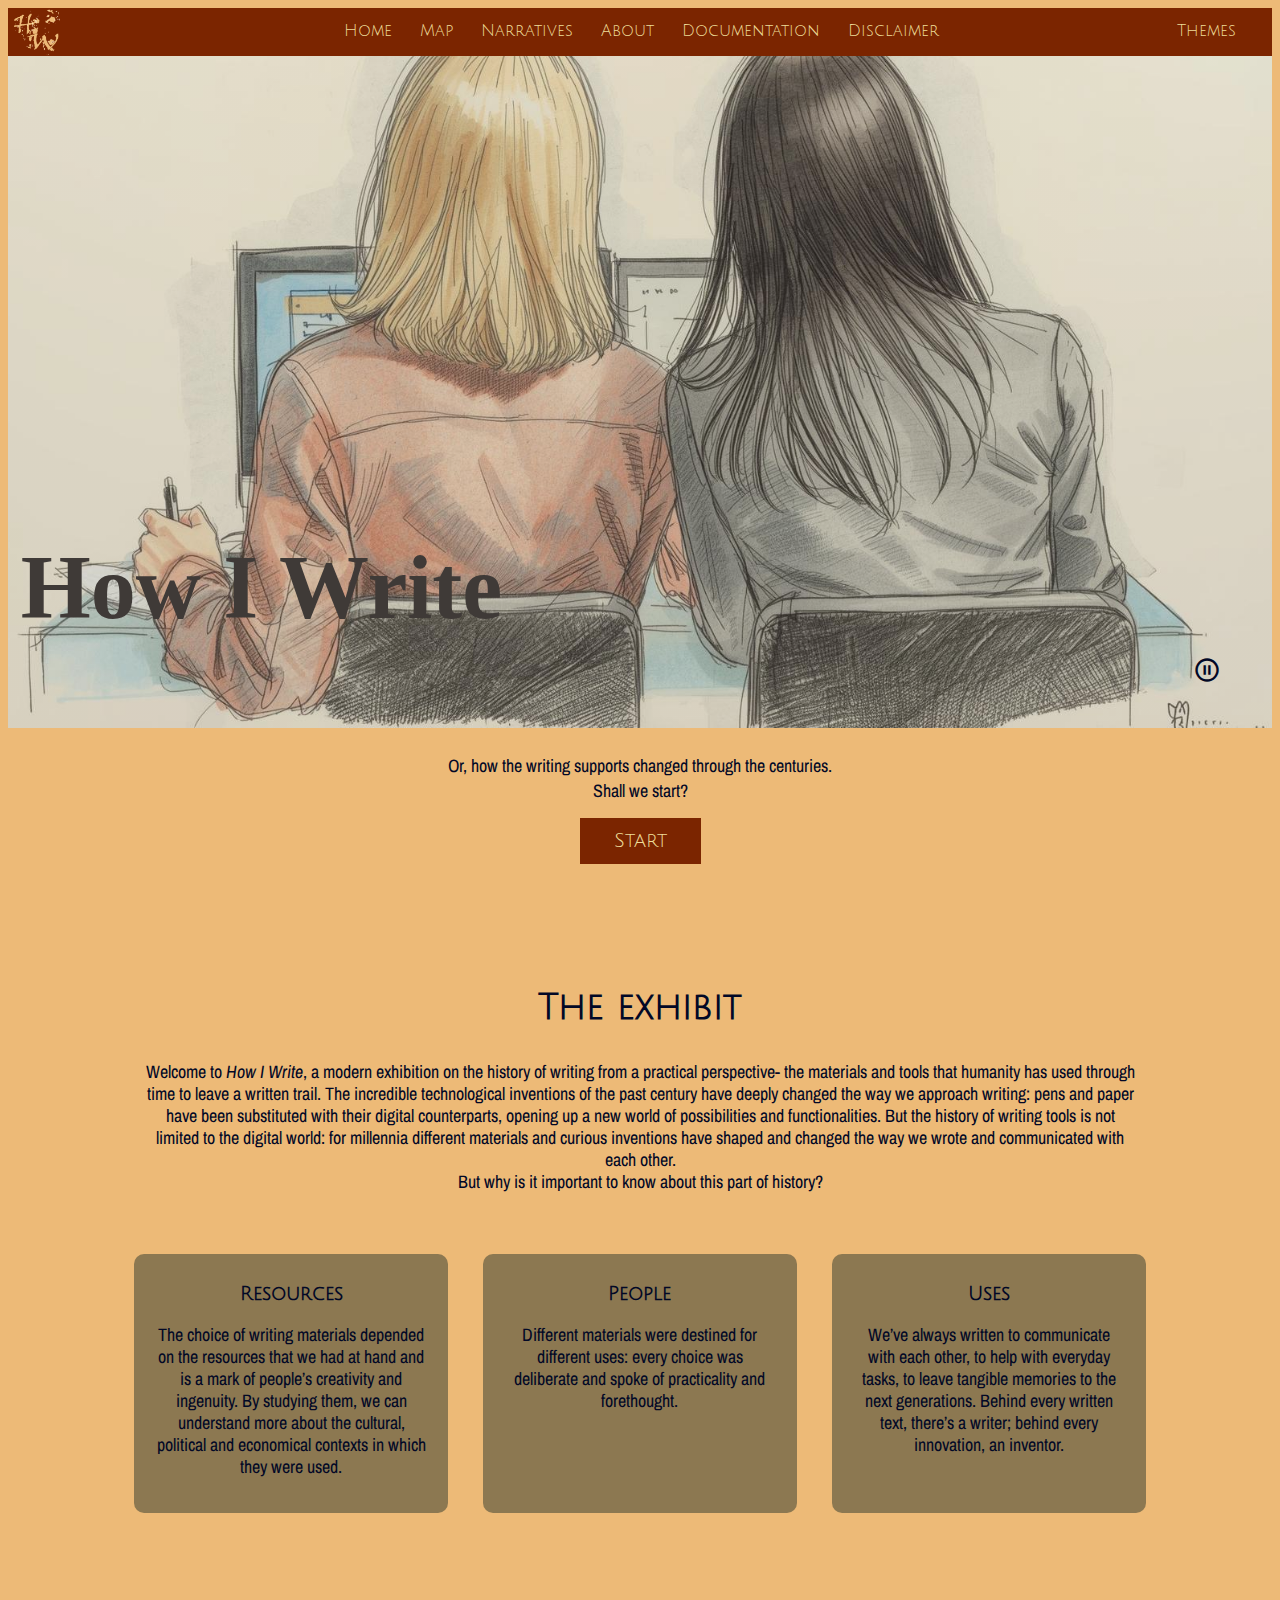
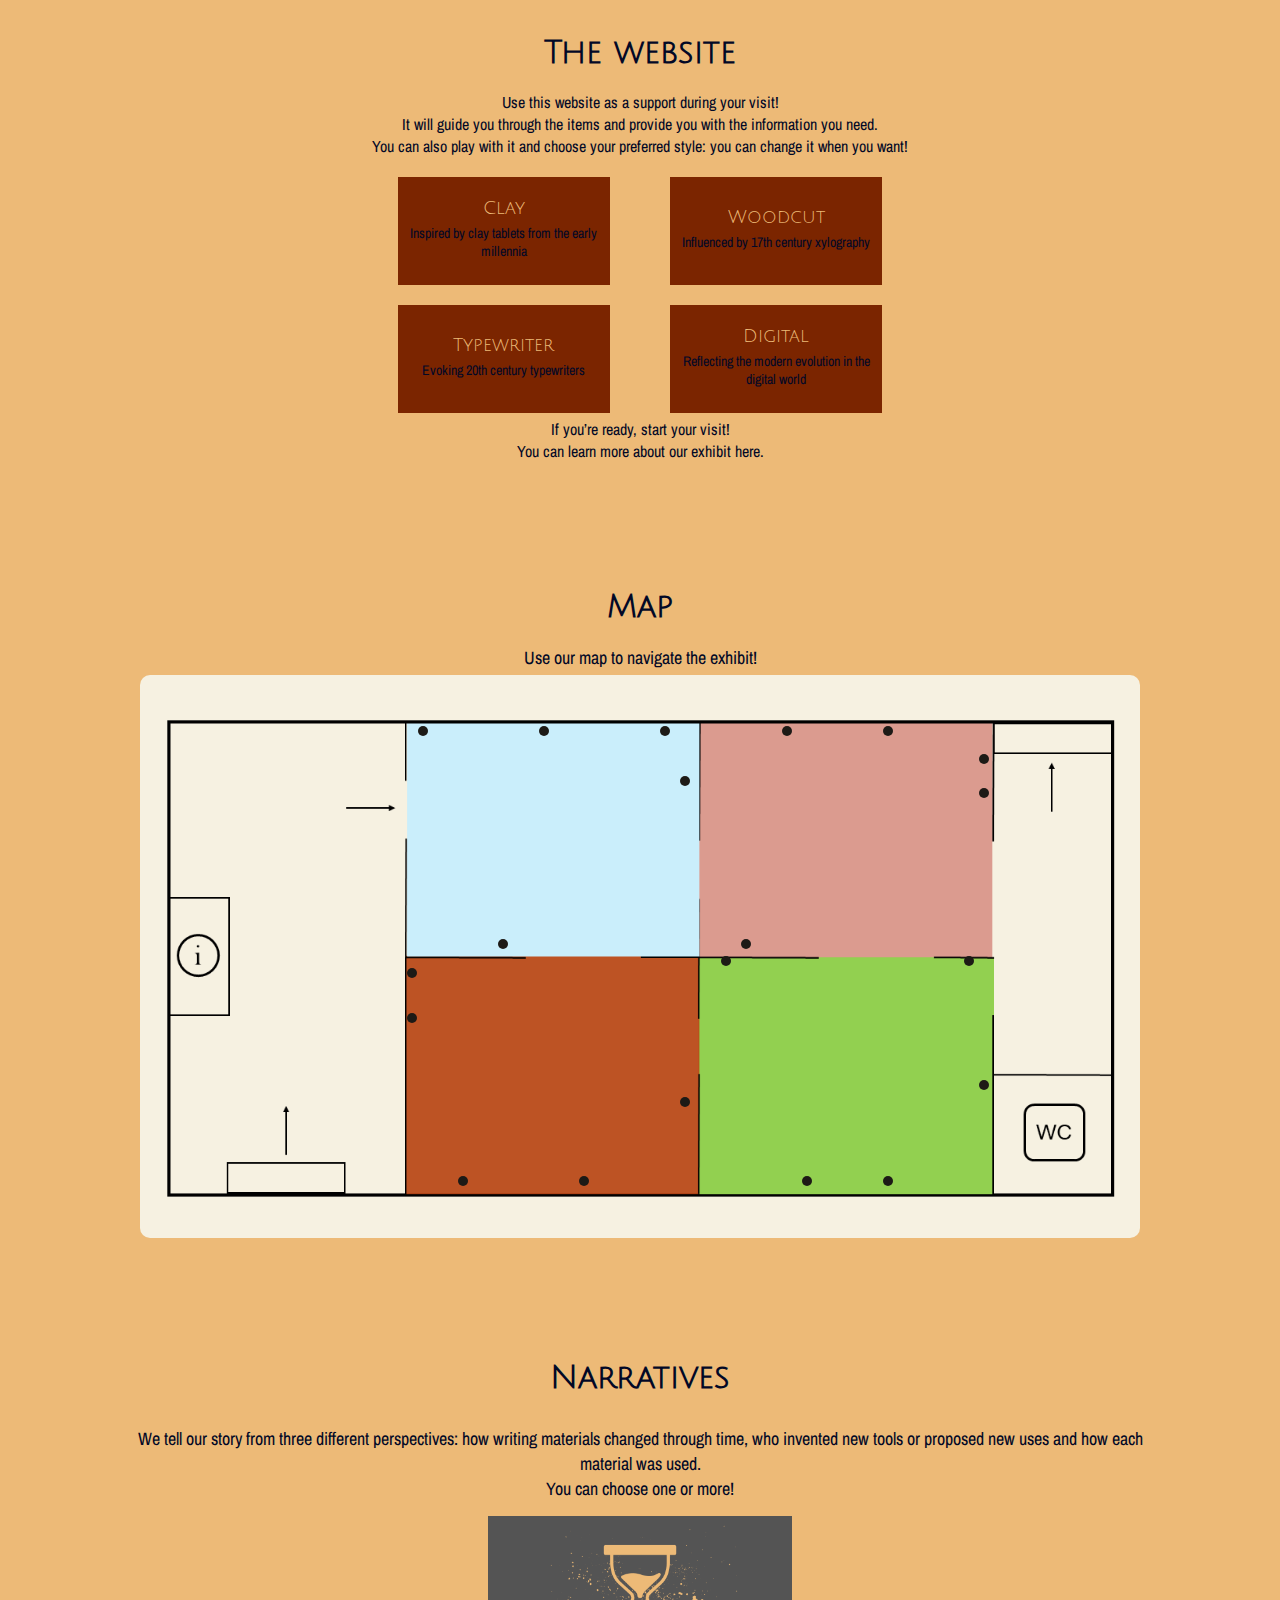
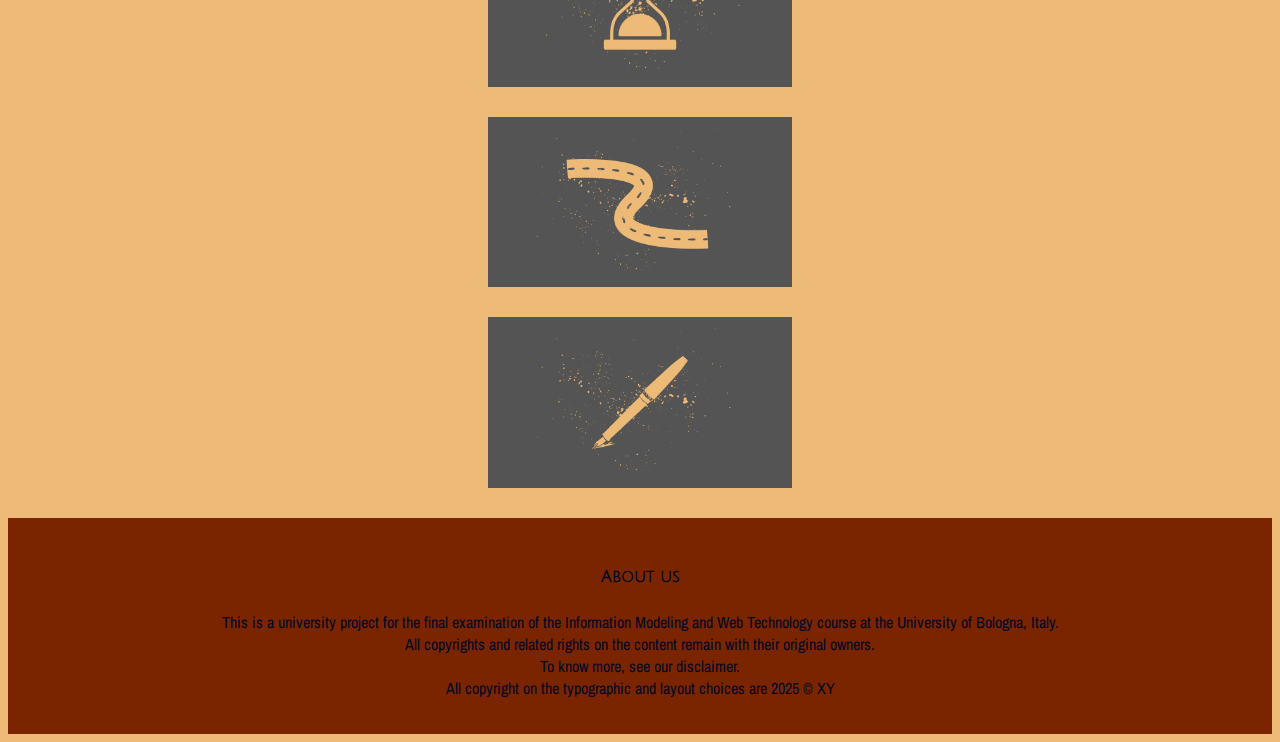
<file: index.html>
<!DOCTYPE html>
<html>
<head>
   <meta name="viewport" content="width=device-width, initial-scale=1.0">
   <title>How I Write</title>
   <link href="https://fonts.googleapis.com/css2?family=Protest+Revolution&display=swap" rel="stylesheet">
   <link href="https://fonts.googleapis.com/css2?family=Julius+Sans+One&display=swap" rel="stylesheet">
   <link href="https://fonts.googleapis.com/css2?family=Archivo+Narrow:ital,wght@0,400..700;1,400..700&display=swap" rel="stylesheet">
   <link href="https://fonts.googleapis.com/css2?family=Roboto+Mono:ital,wght@0,100..700;1,100..700&display=swap" rel="stylesheet">
   <link rel="stylesheet" href="https://fonts.googleapis.com/css2?family=Material+Symbols+Outlined" />
   
   <link rel="stylesheet" href="clay_style.css" id="t1">
   <link rel="stylesheet" href="wood_style.css" id="t2" disabled>
   <link rel="stylesheet" href="typewriter.css" id="t3" disabled>
   <link rel="stylesheet" href="digital.css" id="t4" disabled>
</head>
<body>
   <section class="mainHeader">
      <nav id="navbar">
         <a href="index.html"><img src="images\logonobgcut.png" id="logo"></a>
         <div class="nav-links" id="navLinks">
            <span class="material-symbols-outlined close" onclick="hideMenu()">close</span>
            <ul>
               <li class="soloBtn"><a href="index.html">Home</a></li>
               <li class="soloBtn"><a href="map.html">Map</a></li>
               <li class="soloBtn"><a href="narr_intro.html">Narratives</a></li>
               <li class="soloBtn"><a href="about.html">About</a></li>
               <li class="soloBtn"><a href="documentation.html">Documentation</a></li>
               <li class="soloBtn"><a href="disclaimer.html">Disclaimer</a></li>
            </ul>
         </div>
         <div class="themesContainer">
               <li>
                  <a id="themes" href="" class="soloBtn">Themes</a>
                  <ul class="dropdown">
                  <li><button id="clay" class="changeButton" onclick="change('t1')"> Clay tablet</button></li>
                  <li><button id="woodcut" class="changeButton" onclick="change('t2')"> Woodcut </button></li>
                  <li><button id="typewriter" class="changeButton" onclick="change('t3')"> Typewriter</button></li>
                  <li><button id="digital" class="changeButton" onclick="change('t4')">Digital </button></li>
                  </ul>
               </li>
         </div>
         <span class="material-symbols-outlined open" onclick="showMenu()">menu</span>
      </nav>
      <div>
         <h1 class="mainTitle">How I Write</h1>
         <span class="material-symbols-outlined stop">pause_circle</span>
      </div>
   </section>

   <section class="start">
      <p>Or, how the writing supports changed through the centuries. <br> Shall we start?</p>
      <a href="#descr" class="homeButton">Start</a>
   </section>


   <section class="description" id="descr">
      <h1>The exhibit</h1>
      <p>Welcome to <em>How I Write</em>, a modern exhibition on the history of writing from a practical perspective- the materials and tools that humanity has used through time to leave a written trail. The incredible technological inventions of the past century have deeply changed the way we approach writing: pens and paper have been substituted with their digital counterparts, opening up a new world of possibilities and functionalities. But the history of writing tools is not limited to the digital world: for millennia different materials and curious inventions have shaped and changed the way we wrote and communicated with each other. <br>But why is it important to know about this part of history?</p>

      <div class="row">
         <div class="descrCol">
            <h3>Resources</h3>
            <p>The choice of writing materials depended on the resources that we had at hand and is a mark of people’s creativity and ingenuity. By studying them, we can understand more about the cultural, political and economical contexts in which they were used.  </p>
         </div>
         <div class="descrCol">
            <h3>People</h3>
            <p>Different materials were destined for different uses: every choice was deliberate and spoke of practicality and forethought. </p>
         </div>
         <div class="descrCol">
            <h3>Uses</h3>
            <p> We’ve always written to communicate with each other, to help with everyday tasks, to leave tangible memories to the next generations. Behind every written text, there’s a writer; behind every innovation, an inventor.  </p>
         </div>
      </div>
   </section>

   <section class="website" id="website">
      <h1>The website</h1>
      <p>Use this website as a support during your visit!<br> 
         It will guide you through the items and provide you with the information you need. <br>
         You can also play with it and choose your preferred style: you can change it when you want!</p>

      <div class="webrow">
         <div class="webCol claybox">
            <button class= "webBtn" onclick="change('t1')">Clay</button>
            <p>Inspired by clay tablets from the early millennia </p>
         </div>
         <div class="webCol woodbox">
            <button class= "webBtn" onclick="change('t2')">Woodcut</button>
            <p>Influenced by 17th century xylography</p>
         </div>
      </div>
      <div class="webrow">
         <div class="webCol typebox">
            <button class= "webBtn" onclick="change('t3')">Typewriter</button>
            <p>Evoking 20th century typewriters </p>
         </div>
         <div class="webCol digibox">
            <button class= "webBtn" onclick="change('t4')">Digital</button>
            <p>Reflecting the modern evolution in the digital world</p>
         </div>
      </div>
      <p>If you’re ready, <a href="#narrCP">start your visit!</a><br>
         You can learn more about our exhibit <a href="documentation.html">here</a>. </p>
   </section>

<section class="map">
      <h1>Map</h1>
      <p>Use our map to navigate the exhibit!</p>
      <div class="row">
         <div class="mapCol">
                 <div class="interactive-map">
                 <img src="images/mapclean.png" alt="Museum map">
    
        <!-- ================= BLUE AREA ================= -->
    
        <!-- Amarna Letters -->
        <div class="marker" style="top: 9%; left: 28%;">
          <div class="tooltip">
            <h4>Amarna Letters</h4>
            <p>Clay tablet correspondence from the 14th century BCE.</p>
            <a href="narr1.html#n1-amarna">Learn more →</a>
          </div>
        </div>
    
        <!-- Papyrus -->
        <div class="marker" style="top: 9%; left: 40%;">
          <div class="tooltip">
            <h4>Papyrus</h4>
            <p>Writing material made from papyrus plant in ancient Egypt.</p>
            <a href="narr1.html#n1-papyrus">Learn more →</a>
          </div>
        </div>
    
        <!-- Vindolanda Tablet -->
        <div class="marker" style="top: 9%; left: 52%;">
          <div class="tooltip">
            <h4>Vindolanda Tablet</h4>
            <p>Roman wooden writing tablets discovered in Britain.</p>
            <a href="narr1.html#n1-vindolanda">Learn more →</a>
          </div>
        </div>
    
        <!-- Inkwell -->
        <div class="marker" style="top: 18%; left: 54%;">
          <div class="tooltip">
            <h4>Inkwell</h4>
            <p>An early container for ink used in handwriting.</p>
            <a href="narr1.html#n1-inkwell">Learn more →</a>
          </div>
        </div>
    
         <!-- Night-shining white -->
         <div class="marker" style="top: 47%; left: 36%;">
            <div class="tooltip">
              <h4>Night-shining white</h4>
              <p>An early container for ink used in handwriting.</p>
              <a href="narr1.html#n1-night">Learn more →</a>
            </div>
          </div>
        <!-- ================= PINK AREA  ================= -->
    
        <!-- IBM 6580 Displaywriter -->
        <div class="marker" style="top: 47%; left: 60%;">
          <div class="tooltip">
            <h4>IBM 6580 Displaywriter</h4>
            <p>An easy-to-use, low-cost IBM desktop text processing system released in 1980.</p>
            <a href="narr1.html#n1-ibm6580">Learn more →</a>
          </div>
        </div>
    
        <!-- IBM 5150 -->
        <div class="marker" style="top: 9%; left: 74%;">
          <div class="tooltip">
            <h4>IBM 5150</h4>
            <p>The original IBM Personal Computer released in 1981.</p>
            <a href="narr1.html#n1-ibm5150">Learn more →</a>
          </div>
        </div>
    
      <!-- Apple Lisa -->
        <div class="marker" style="top: 14%; left: 83.5%;">
          <div class="tooltip">
            <h4>Apple Lisa</h4>
            <p>One of the first personal computers with a graphical interface.</p>
            <a href="narr1.html#n1-applelisa">Learn more →</a>
          </div>
        </div>
    
          <!-- U.S. Robotics Palm Pilot 5000 -->
        <div class="marker" style="top: 9%; left: 64%;">
          <div class="tooltip">
            <h4>U.S. Robotics Palm Pilot 5000</h4>
            <p>A personal digital assistant produced by Palm Inc in 1996.</p>
            <a href="narr1.html#n1-robotics">Learn more →</a>
          </div>
        </div>
    
        <!-- Apple Cadillac PDA -->
        <div class="marker" style="top: 20%; left: 83.5%;">
          <div class="tooltip">
            <h4>Apple Cadillac PDA</h4>
            <p>A concept personal digital assistant device.</p>
            <a href="narr1.html#n1-cadillac">Learn more →</a>
          </div>
        </div>
    
        <!-- ================= BROWN AREA================= -->
    
        <!-- Inkstone in the form of a Qin -->
        <div class="marker" style="top: 52%; left: 27%;">
          <div class="tooltip">
            <h4>Inkstone (Qin)</h4>
            <p>An inkstone shaped in the form of a Qin instrument.</p>
            <a href="narr1.html#n1-inkstone">Learn more →</a>
          </div>
        </div>
    
        <!-- Gutenberg’s Bible -->
        <div class="marker" style="top: 60%; left: 27%;">
          <div class="tooltip">
            <h4>Gutenberg’s Bible</h4>
            <p>The first major book printed with movable type in Europe.</p>
            <a href="narr1.html#n1-guten">Learn more →</a>
          </div>
        </div>
    
        <!-- Ten Bamboo Studio Manual -->
        <div class="marker" style="top: 89%; left: 32%;">
          <div class="tooltip">
            <h4>Ten Bamboo Studio Manual</h4>
            <p>A famous Chinese manual on painting and calligraphy.</p>
            <a href="narr1.html#n1-bamboo">Learn more →</a>
          </div>
        </div>
    
        <!-- Quill Pen -->
        <div class="marker" style="top: 89%; left: 44%;">
          <div class="tooltip">
            <h4>Quill Pen</h4>
            <p>A writing tool made from a bird feather.</p>
            <a href="narr1.html#n1-quill">Learn more →</a>
          </div>
        </div>
    
        <!-- Early Fountain Pen -->
        <div class="marker" style="top: 75%; left: 54%;">
          <div class="tooltip">
            <h4>Early Fountain Pen</h4>
            <p>An early form of pen with an internal ink reservoir.</p>
            <a href="narr1.html#n1-fountain">Learn more →</a>
          </div>
        </div>
    
        <!-- ================= GREEN AREA ================= -->
    
        <!-- Sholes and Glidden -->
        <div class="marker" style="top: 89%; left: 66%;">
          <div class="tooltip">
            <h4>Sholes and Glidden</h4>
            <p>The first commercially successful typewriter.</p>
            <a href="narr1.html#n1-sholes">Learn more →</a>
          </div>
        </div>
    
        <!-- Blickensderfer No.5 -->
        <div class="marker" style="top: 89%; left: 74%;">
          <div class="tooltip">
            <h4>Blickensderfer No.5</h4>
            <p>A compact typewriter with a unique keyboard layout.</p>
            <a href="narr1.html#n1-blicken">Learn more →</a>
          </div>
        </div>   
    
      <!-- Underwood Model 5 -->
        <div class="marker" style="top: 72%; left: 83.5%;">
          <div class="tooltip">
            <h4>Underwood Model 5</h4>
            <p>A highly influential early typewriter design.</p>
            <a href="narr1.html#n1-underwood">Learn more →</a>
          </div>
        </div>
    
        <!-- Olivetti Lettera 22 -->
        <div class="marker" style="top: 50%; left: 82%;">
          <div class="tooltip">
            <h4>Olivetti Lettera 22</h4>
            <p>A portable typewriter known for its elegant design.</p>
            <a href="narr1.html#n1-olivetti">Learn more →</a>
          </div>
        </div>
    
       <!-- IBM Selectric -->
        <div class="marker" style="top: 50%; left: 58%;">
          <div class="tooltip">
            <h4>IBM Selectric</h4>
            <p>A revolutionary electric typewriter with a typeball.</p>
            <a href="narr1.html#n1-selectric">Learn more →</a>
          </div>
        </div>
    
     </div>
         </div>
      </div>
</section>

   <section class="narratives" id="narrCP">
      <h1>Narratives</h1>
       <p>We tell our story from three different perspectives: how writing materials changed through time, who invented new tools or proposed new uses and how each material was used. <br>
         You can choose one or more! </p>
      <div class="row">
         <div class="narrativesCol">
            <a href="narr1.html"><img src="images\throughtime.png">
            <div class="layer">
               <a href="narr1.html"><h3>Through time<br> Tour lenght: circa 80 min</h3></a>
            </div>
         </div>
          <div class="narrativesCol">
            <img src="images\amongpeople.png">
            <div class="layer">
               <a href="narr2.html"><h3>Among People <br> Tour lenght: circa 45 min.</h3></a>
            </div>
         </div>
          <div class="narrativesCol">
            <img src="images\acrossusescorr.png">
            <div class="layer">
              <a href="narr3.html"><h3>Across uses <br> Tour lenght: circa 30 min</h3></a>
            </div>
         </div>
      </div>
   </section>


   <section class="footer">
      <h4>About us</h4>
      <p>This is a university project for the final examination of the Information Modeling and Web Technology course at the University of Bologna, Italy.<br> 
         All copyrights and related rights on the content remain with their original owners. 
         <br>To know more, see our <a href="disclaimer.html" id="outroLink">disclaimer</a>. <br> All copyright on the typographic and layout choices are 2025 © XY
</p>
      
   </section>



<script src="howiwrite.js"></script>
</body>
</html>
</file>
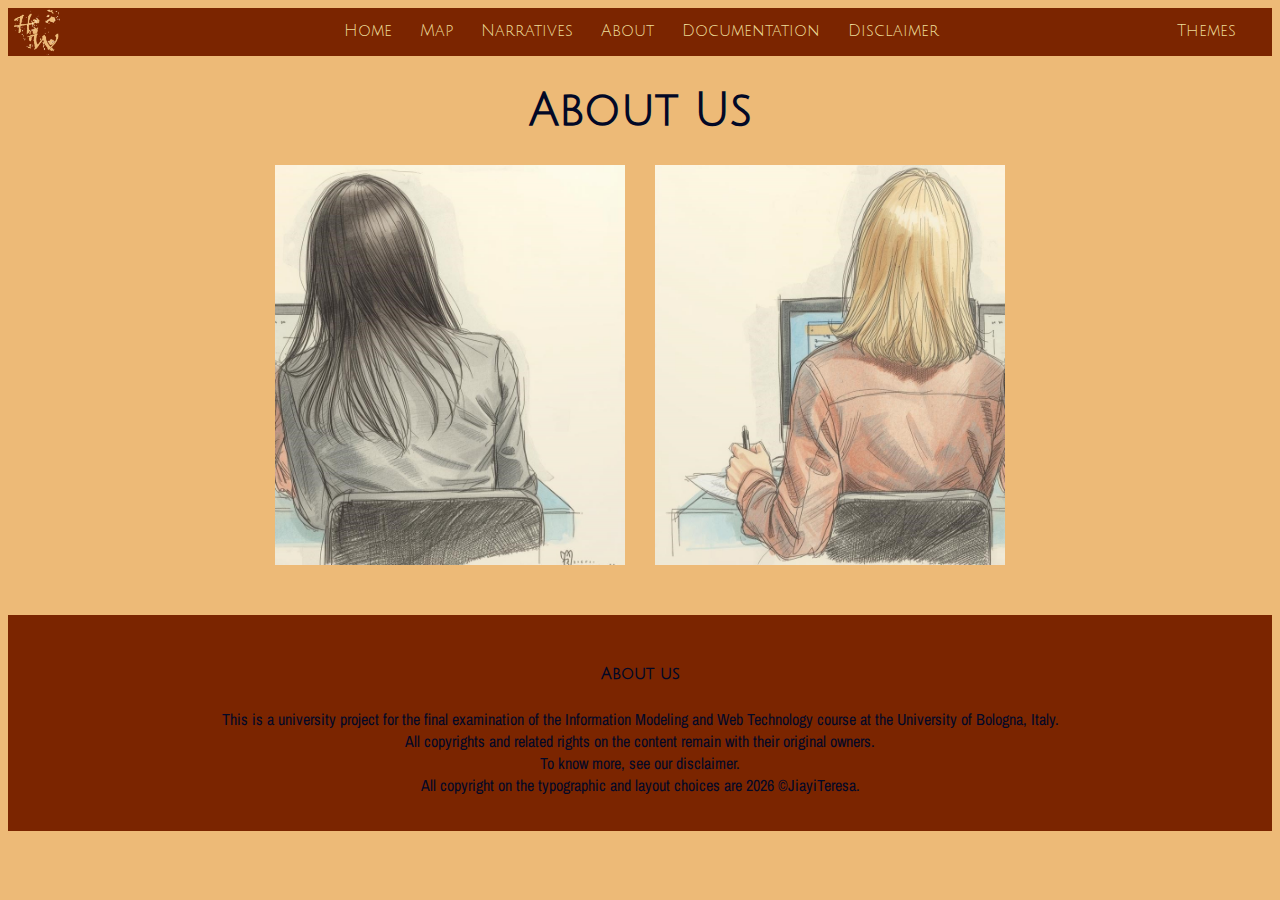
<file: about.html>
<!DOCTYPE html>
<html>
<head>
   <meta name="viewport" content="width=device-width, initial-scale=1.0">
   <title>About Us</title>
   <link href="https://fonts.googleapis.com/css2?family=Protest+Revolution&display=swap" rel="stylesheet">
   <link href="https://fonts.googleapis.com/css2?family=Julius+Sans+One&display=swap" rel="stylesheet">
   <link href="https://fonts.googleapis.com/css2?family=Archivo+Narrow:ital,wght@0,400..700;1,400..700&display=swap" rel="stylesheet">
   <link href="https://fonts.googleapis.com/css2?family=Roboto+Mono:ital,wght@0,100..700;1,100..700&display=swap" rel="stylesheet">
   <link rel="stylesheet" href="https://fonts.googleapis.com/css2?family=Material+Symbols+Outlined" />
   
   <link rel="stylesheet" href="clay_style.css" id="t1">
   <link rel="stylesheet" href="wood_style.css" id="t2" disabled>
   <link rel="stylesheet" href="typewriter.css" id="t3" disabled>
   <link rel="stylesheet" href="digital.css" id="t4" disabled>
</head>
<body class="aboutMainPage">
   <section class="header">
      <nav id="navbar">
         <a href="index.html"><img src="images\logonobgcut.png" id="logo"></a>
         <div class="nav-links" id="navLinks">
            <span class="material-symbols-outlined close" onclick="hideMenu()">close</span>
            <ul>
               <li class="soloBtn"><a href="index.html">Home</a></li>
               <li class="soloBtn"><a href="map.html">Map</a></li>
               <li class="soloBtn"><a href="narr_intro.html">Narratives</a></li>
               <li class="soloBtn"><a href="about.html">About</a></li>
               <li class="soloBtn"><a href="documentation.html">Documentation</a></li>
               <li class="soloBtn"><a href="disclaimer.html">Disclaimer</a></li>
            </ul>
         </div>
         <div class="themesContainer">
               <li>
                  <a id="themes" href="" class="soloBtn">Themes</a>
                  <ul class="dropdown">
                  <li><button id="clay" class="changeButton" onclick="change('t1')"> Clay tablet</button></li>
                  <li><button id="woodcut" class="changeButton" onclick="change('t2')"> Woodcut </button></li>
                  <li><button id="typewriter" class="changeButton" onclick="change('t3')"> Typewriter</button></li>
                  <li><button id="digital" class="changeButton" onclick="change('t4')">Digital </button></li>
                  </ul>
               </li>
         </div>
         <span class="material-symbols-outlined open" onclick="showMenu()">menu</span>
      </nav>
      <div>
         <h1>About Us</h1>
         
      </div>
   </section>

   <section class="aboutPage">
    <div class="row">
        <div class="aboutCol">
            <div class="aut" id="aut1">
               <img src="images/blackcut.jpg" alt="Drawing of a woman with dark hair">
               <div class="aboutLayer"><h3>Jiayi</h3><p>Student of DHDK in Bologna, with a bachelor in English Literature</p></div>
            </div>
            <div class="aut" id="aut2">
                <img src="images/blondecut.jpg" alt="Drawing of a woman with blonde hair">
                <div class="aboutLayer"><h3>Teresa</h3><p>Student of DHDK in Bologna, with a bachelor in Humanities </p></div>
            </div>

        </div>
    </div>

   </section>


   <section class="footer">
       <h4>About us</h4>
      <p>This is a university project for the final examination of the Information Modeling and Web Technology course at the University of Bologna, Italy.<br> 
         All copyrights and related rights on the content remain with their original owners. 
         <br>To know more, see our <a href="disclaimer.html" id="outroLink">disclaimer</a>. <br> All copyright on the typographic and layout choices are 2026 ©JiayiTeresa.
</p>
   </section>



<script src="howiwrite.js"></script>
</body>
</html>
</file>
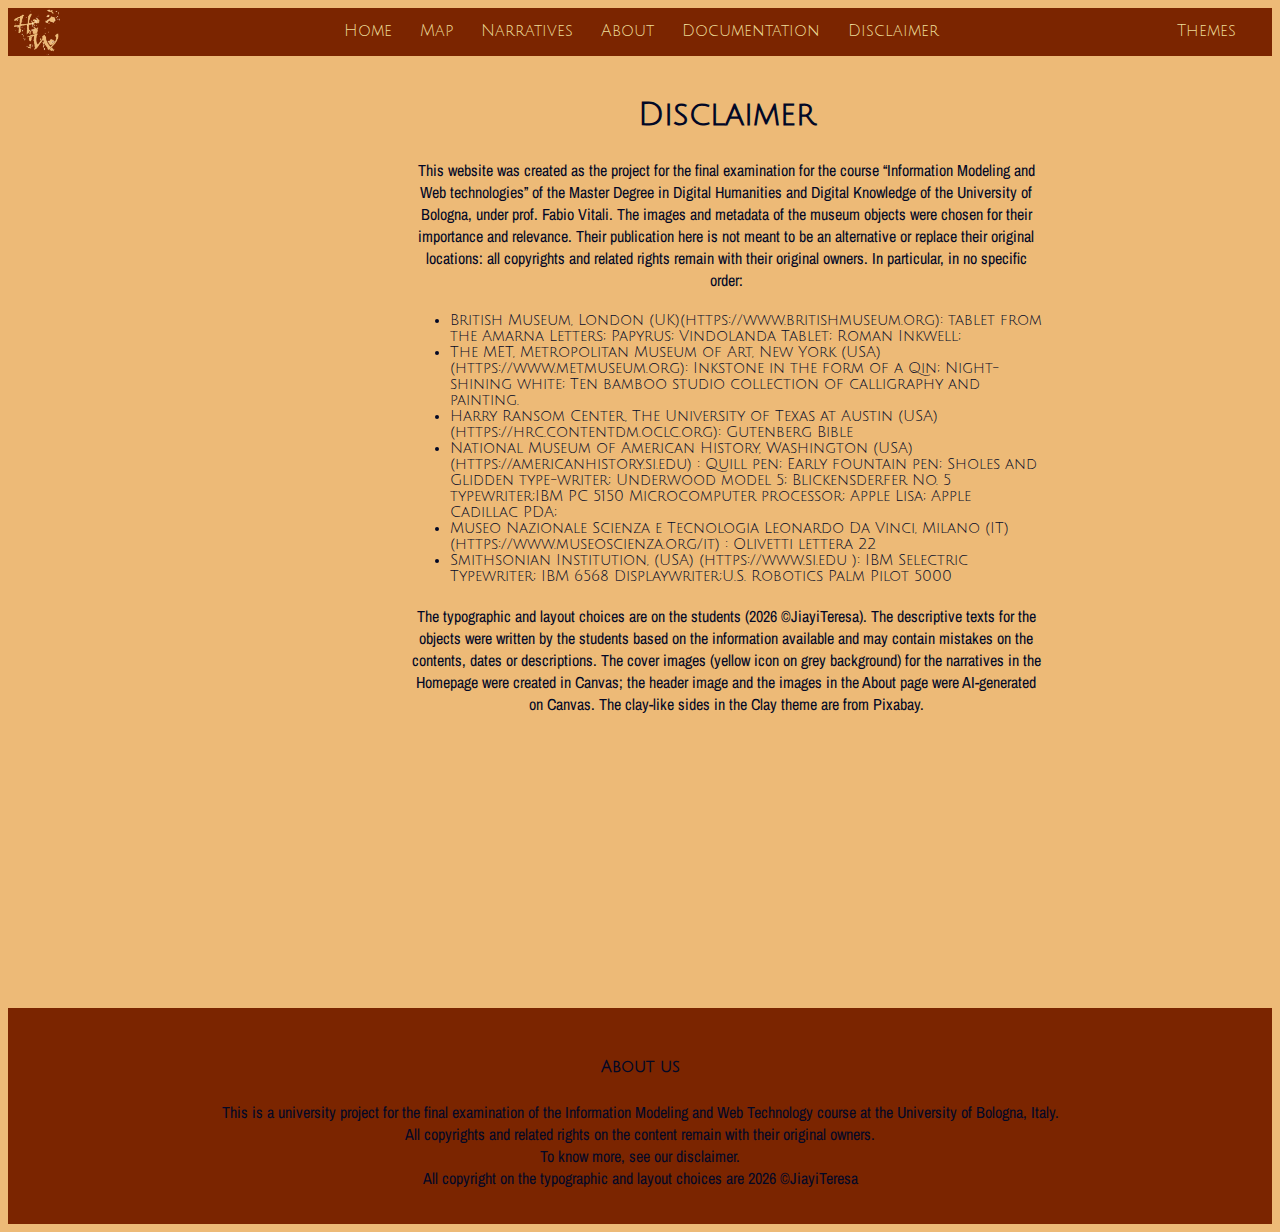
<file: disclaimer.html>
<!DOCTYPE html>
<html>
<head>
   <meta name="viewport" content="width=device-width, initial-scale=1.0">
   <title>Disclaimer</title>
   <link href="https://fonts.googleapis.com/css2?family=Protest+Revolution&display=swap" rel="stylesheet">
   <link href="https://fonts.googleapis.com/css2?family=Julius+Sans+One&display=swap" rel="stylesheet">
   <link href="https://fonts.googleapis.com/css2?family=Roboto+Mono:ital,wght@0,100..700;1,100..700&display=swap" rel="stylesheet">
   <link href="https://fonts.googleapis.com/css2?family=Archivo+Narrow:ital,wght@0,400..700;1,400..700&display=swap" rel="stylesheet">
   <link rel="stylesheet" href="https://fonts.googleapis.com/css2?family=Material+Symbols+Outlined" />
   
   <link rel="stylesheet" href="clay_style.css" id="t1">
   <link rel="stylesheet" href="wood_style.css" id="t2" disabled>
   <link rel="stylesheet" href="typewriter.css" id="t3" disabled>
   <link rel="stylesheet" href="digital.css" id="t4" disabled>
</head>
<body class="disclaimer">
   <section class="subHeader">
      <nav id="navbar">
         <a href="index.html"><img src="images\logonobgcut.png" id="logo"></a>
         <div class="nav-links" id="navLinks">
            <span class="material-symbols-outlined close" onclick="hideMenu()">close</span>
            <ul>
               <li class="soloBtn"><a href="index.html">Home</a></li>
               <li class="soloBtn"><a href="map.html">Map</a></li>
               <li class="soloBtn"><a href="narr_intro.html">Narratives</a></li>
               <li class="soloBtn"><a href="about.html">About</a></li>
               <li class="soloBtn"><a href="documentation.html">Documentation</a></li>
               <li class="soloBtn"><a href="disclaimer.html">Disclaimer</a></li>
            </ul>
         </div>
         <div class="themesContainer">
               <li>
                  <a id="themes" href="" class="soloBtn">Themes</a>
                  <ul class="dropdown">
                  <li><button id="clay" class="changeButton" onclick="change('t1')"> Clay tablet</button></li>
                  <li><button id="woodcut" class="changeButton" onclick="change('t2')"> Woodcut </button></li>
                  <li><button id="typewriter" class="changeButton" onclick="change('t3')"> Typewriter</button></li>
                  <li><button id="digital" class="changeButton" onclick="change('t4')">Digital </button></li>
                  </ul>
               </li>
         </div>
         <span class="material-symbols-outlined open" onclick="showMenu()">menu</span>
      </nav>
   </section>

   <section class="content">
     <h1>Disclaimer</h1> 
     <p>This website was created as the project for the final examination for the course “Information Modeling and Web technologies” of the Master Degree in Digital Humanities and Digital Knowledge of the University of Bologna, under prof. Fabio Vitali. The images and metadata of the museum objects were chosen for their importance and relevance. Their publication here is not meant to be an alternative or replace their original locations: all copyrights and related rights remain with their original owners. In particular, in no specific order:</p>
      <ul><li>British Museum, London (UK)(https://www.britishmuseum.org): tablet from the Amarna Letters; Papyrus; Vindolanda Tablet; Roman Inkwell;</li>
           <li>The MET, Metropolitan Museum of Art, New York (USA) (https://www.metmuseum.org): Inkstone in the form of a Qin; Night-shining white; Ten bamboo studio collection of calligraphy and painting.</li>
           <li>Harry Ransom Center, The University of Texas at Austin (USA) (https://hrc.contentdm.oclc.org): Gutenberg Bible</li>
           <li>National Museum of American History, Washington (USA) (https://americanhistory.si.edu) : Quill pen; Early fountain pen; Sholes and Glidden type-writer; Underwood model 5; Blickensderfer No. 5 typewriter;IBM PC 5150 Microcomputer processor; Apple Lisa; Apple Cadillac PDA;</li>
           <li>Museo Nazionale Scienza e Tecnologia Leonardo Da Vinci, Milano (IT) (https://www.museoscienza.org/it) : Olivetti lettera 22</li>    
           <li>Smithsonian Institution, (USA) (https://www.si.edu ): IBM Selectric Typewriter; IBM 6568 Displaywriter;U.S. Robotics Palm Pilot 5000</li> 
      
         </ul>

       <p>The typographic and layout choices are on the students (2026 ©JiayiTeresa). The descriptive texts for the objects were written by the students based on the information available and may contain mistakes on the contents, dates or descriptions. The cover images (yellow icon on grey background) for the narratives in the Homepage were created in Canvas; the header image and the images in the About page were AI-generated on Canvas. The clay-like sides in the Clay theme are from Pixabay. </p>
   </section>

   <section class="footer">
       <h4>About us</h4>
      <p>This is a university project for the final examination of the Information Modeling and Web Technology course at the University of Bologna, Italy.<br> 
         All copyrights and related rights on the content remain with their original owners. 
         <br>To know more, see our <a href="disclaimer.html" id="outroLink">disclaimer</a>. <br> All copyright on the typographic and layout choices are 2026 ©JiayiTeresa
</p>
   </section>
   <script src="howiwrite.js"></script>

</body>
</file>
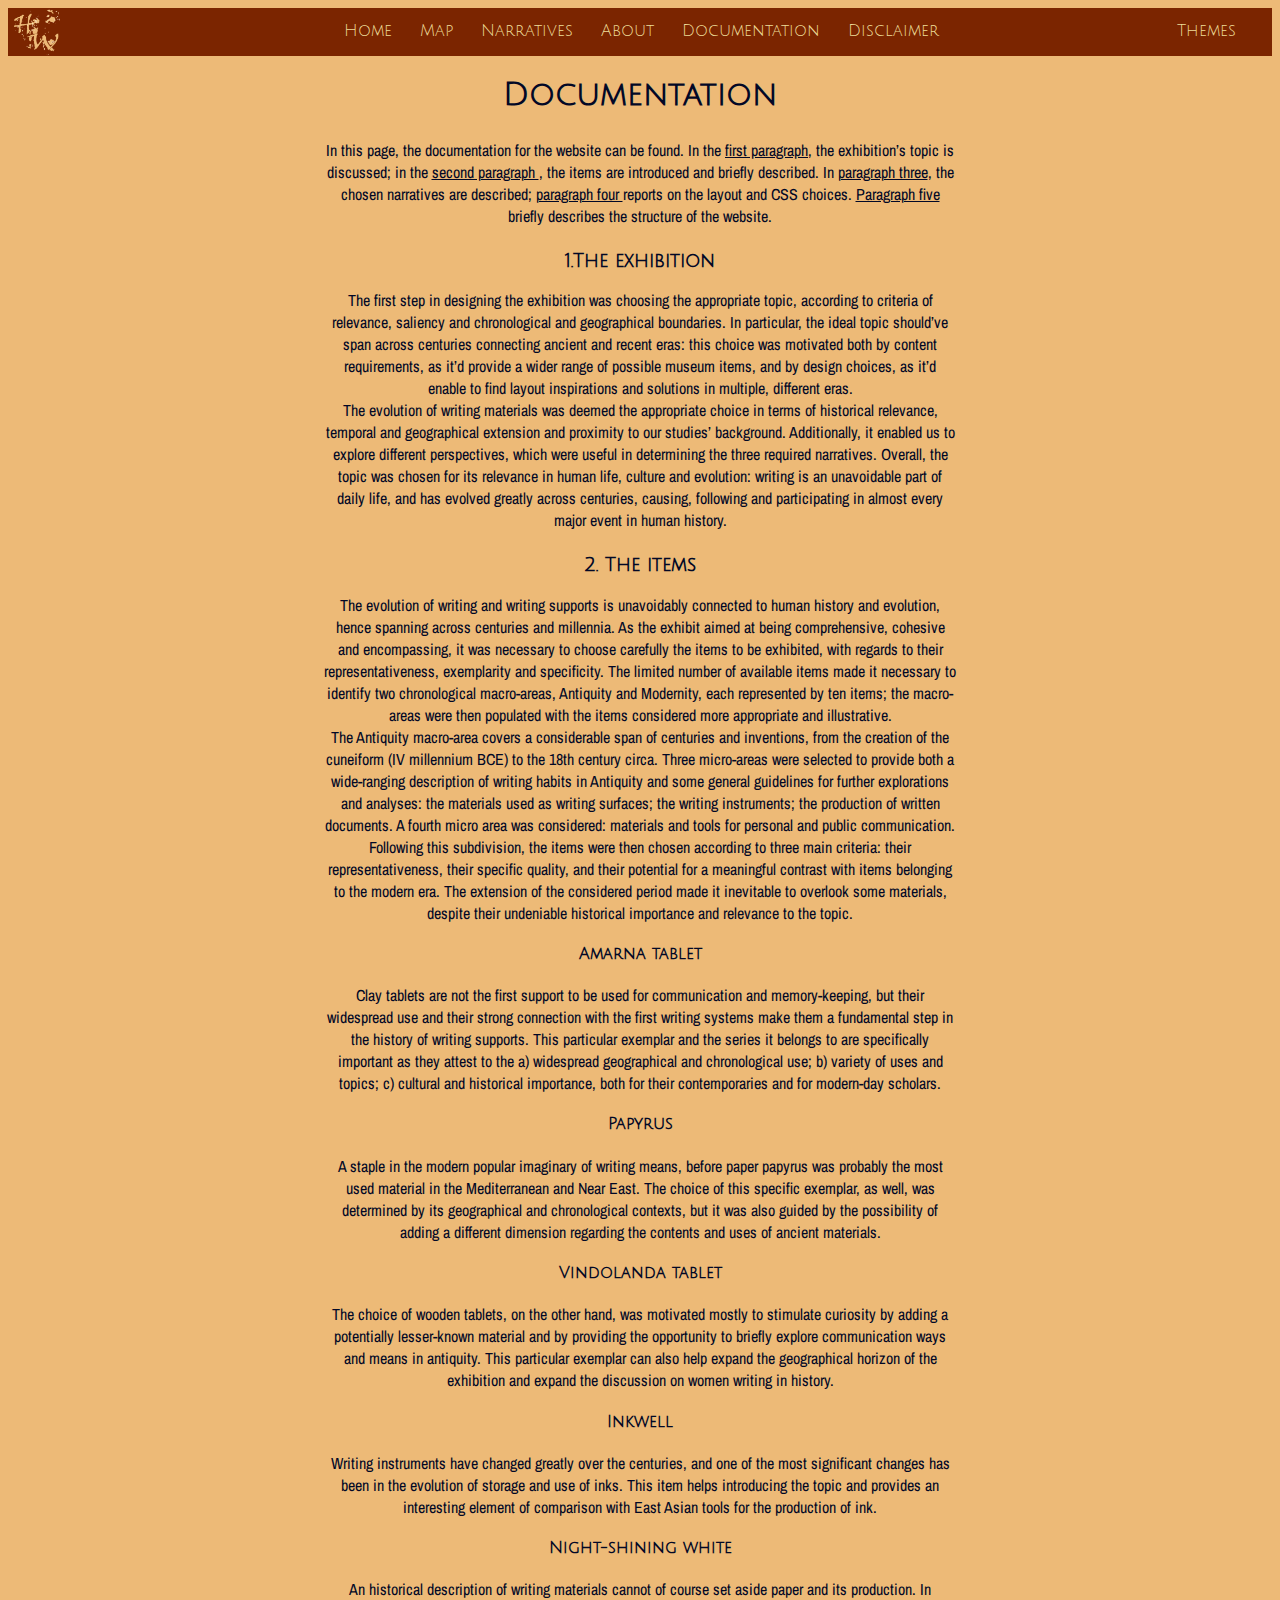
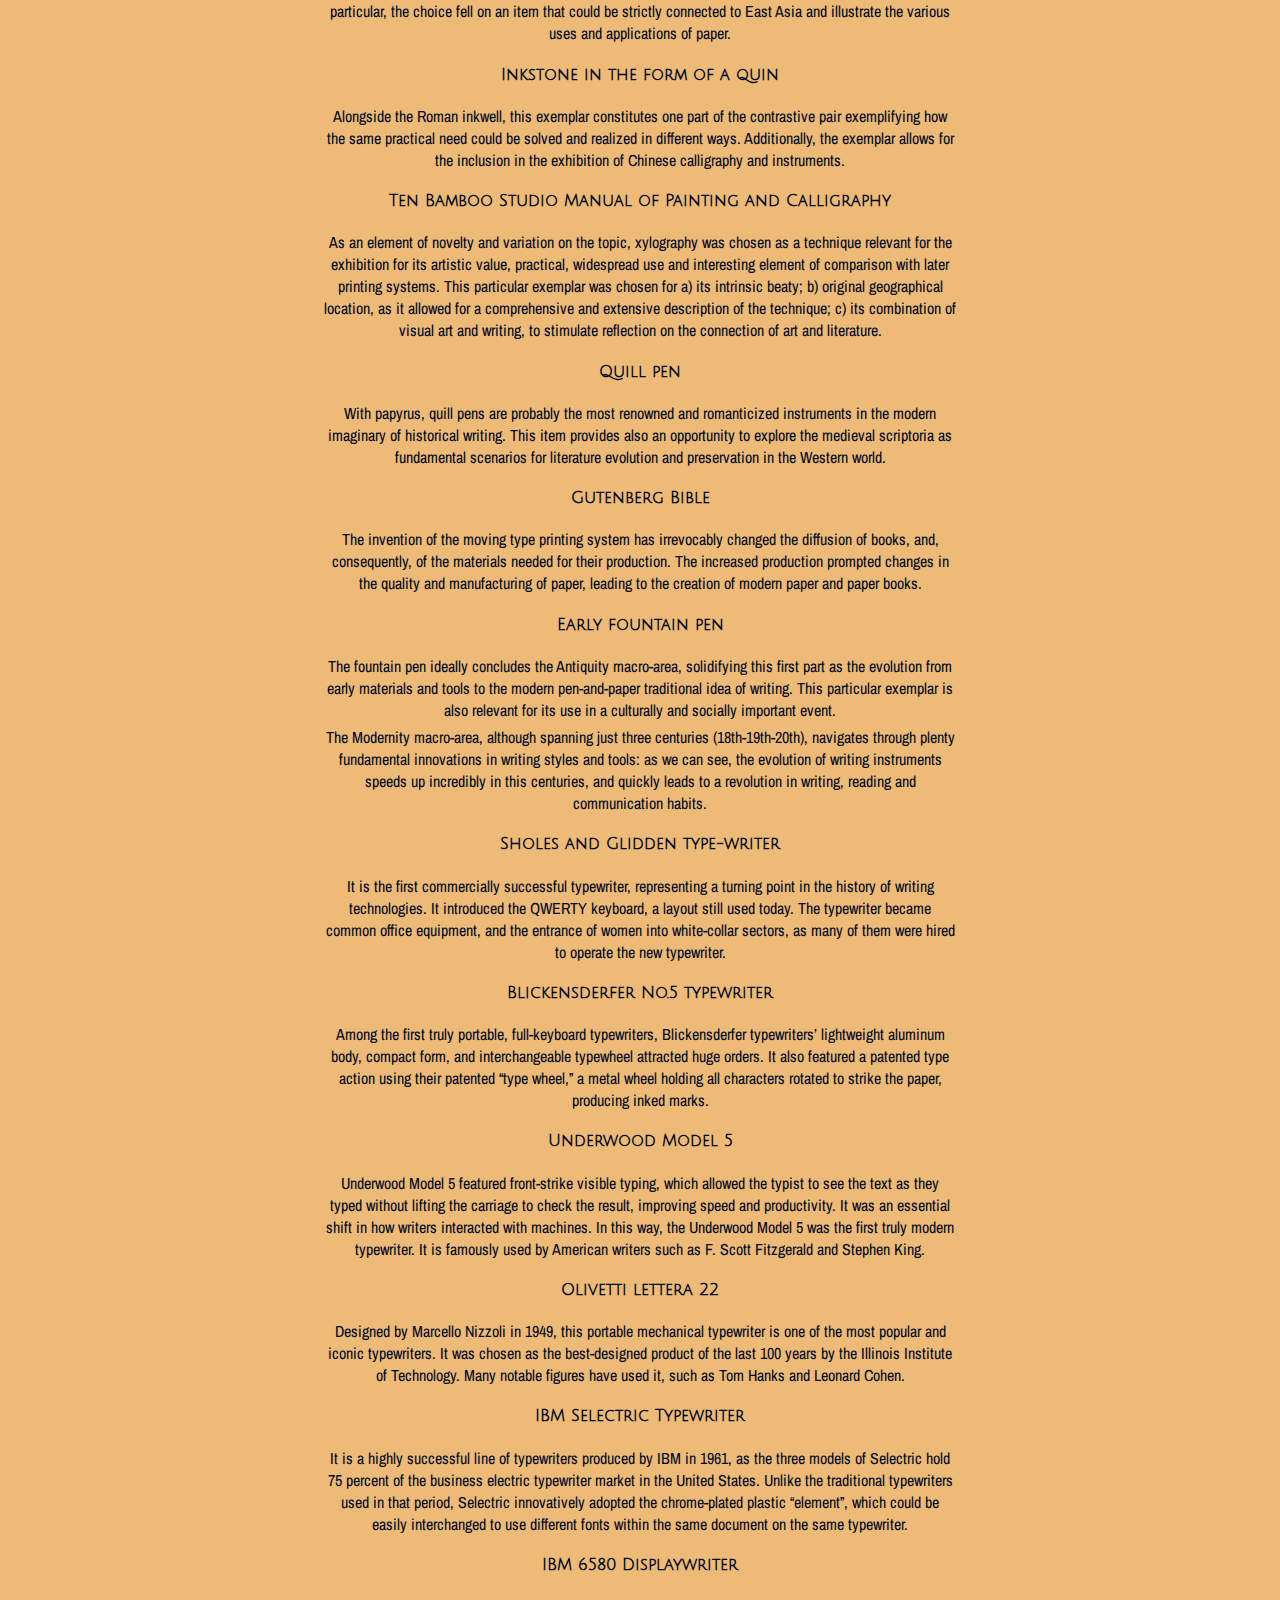
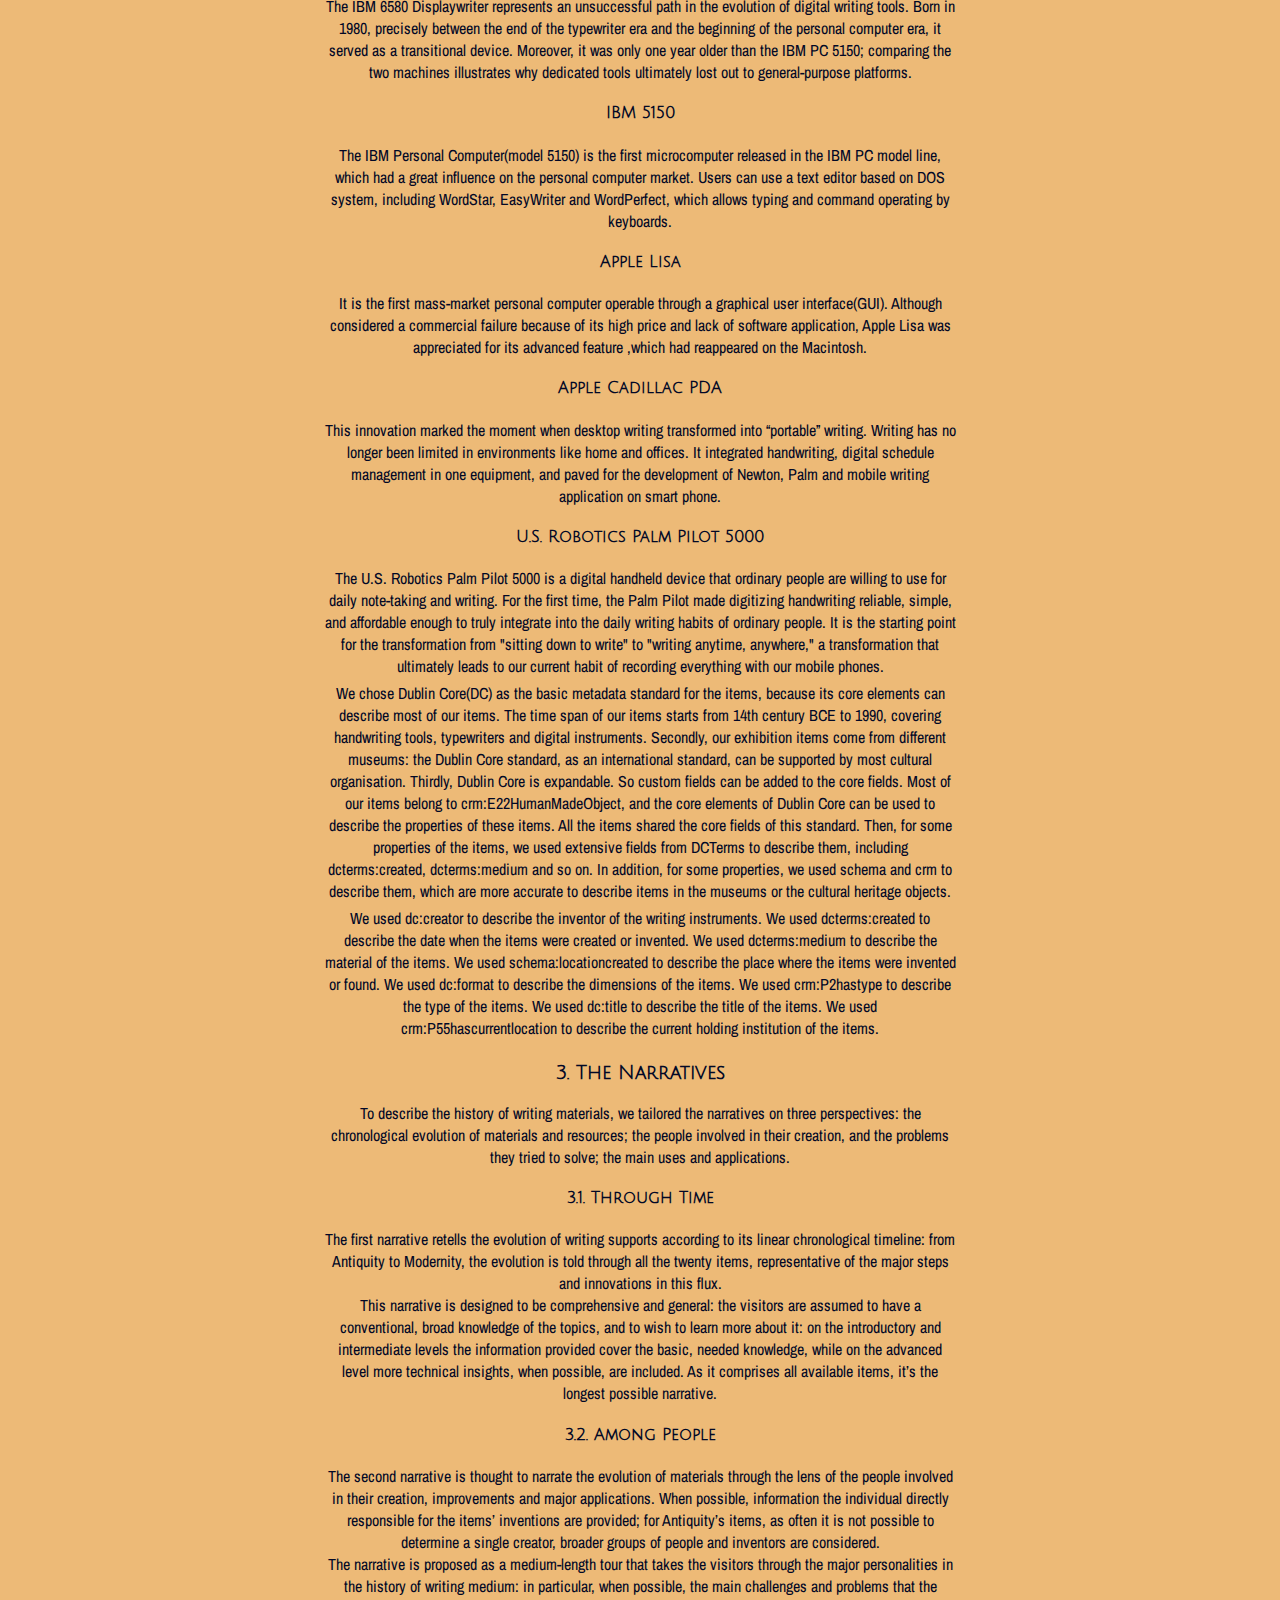
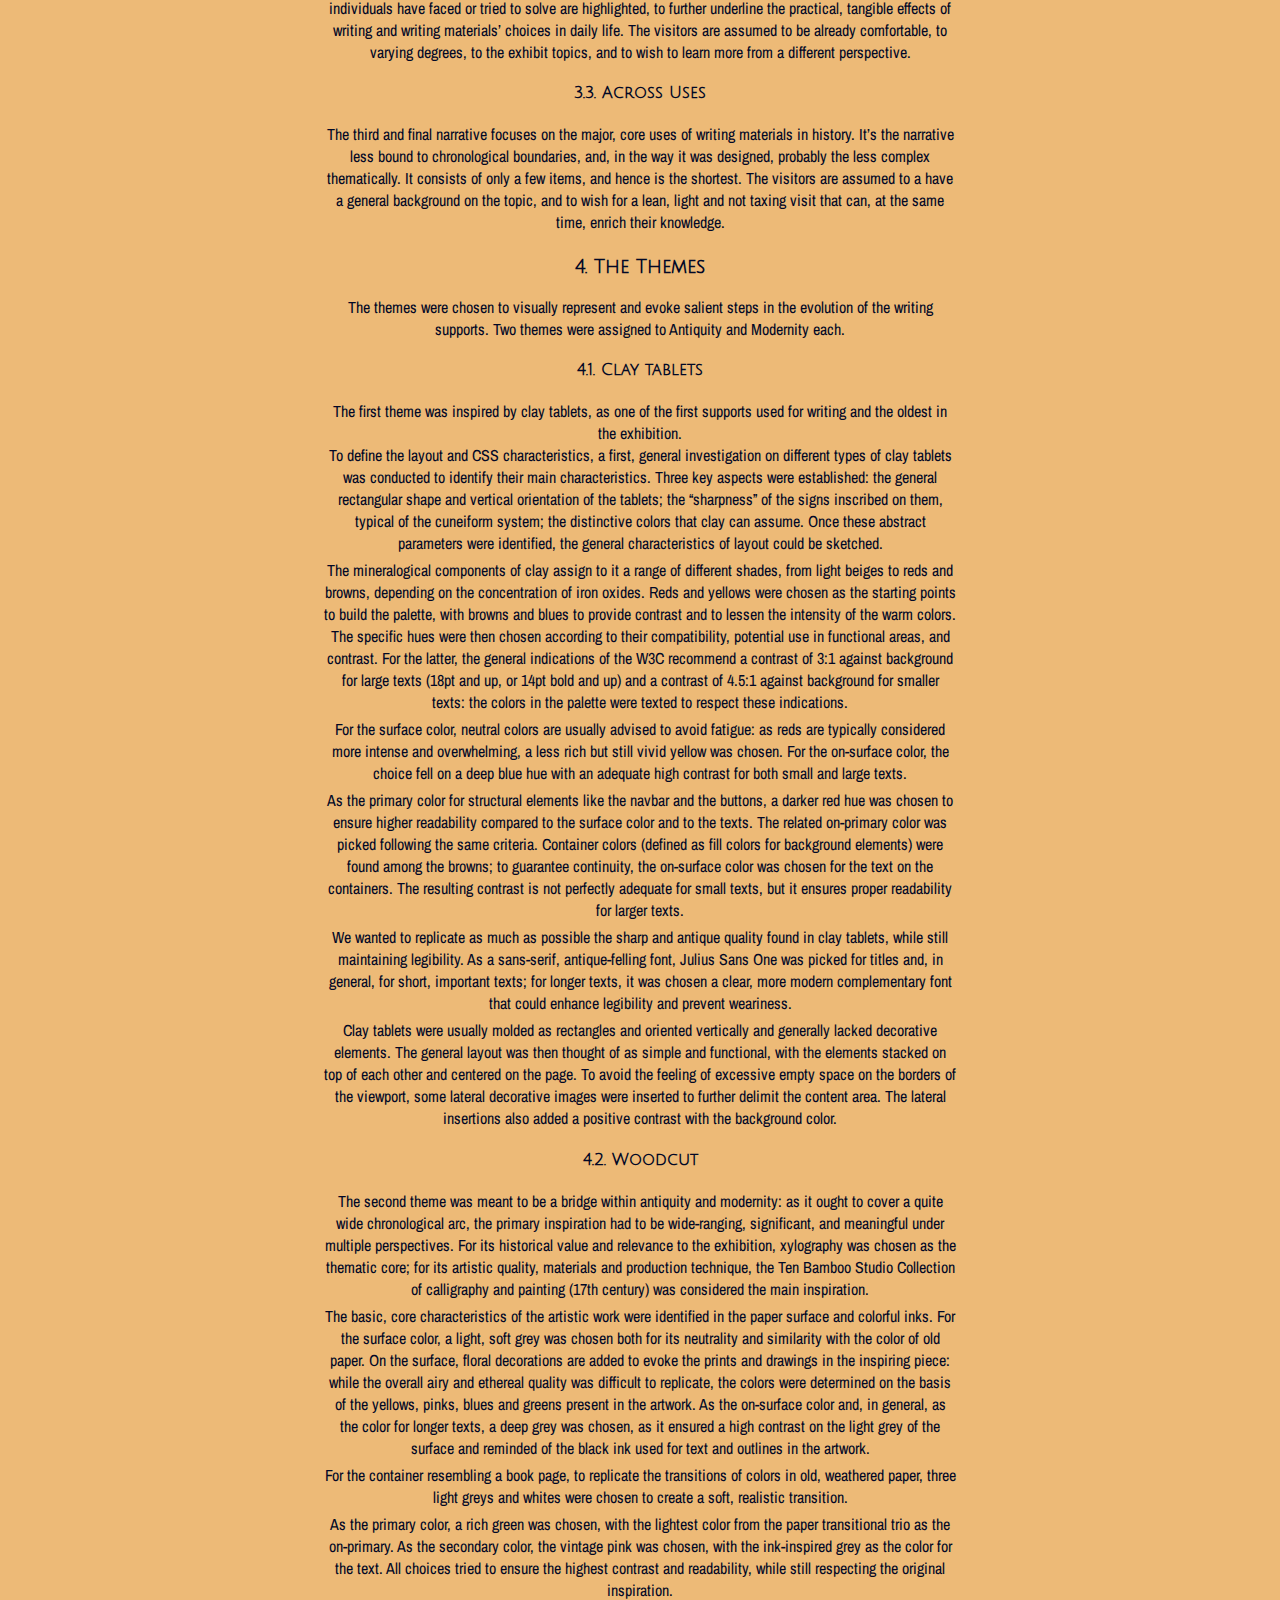
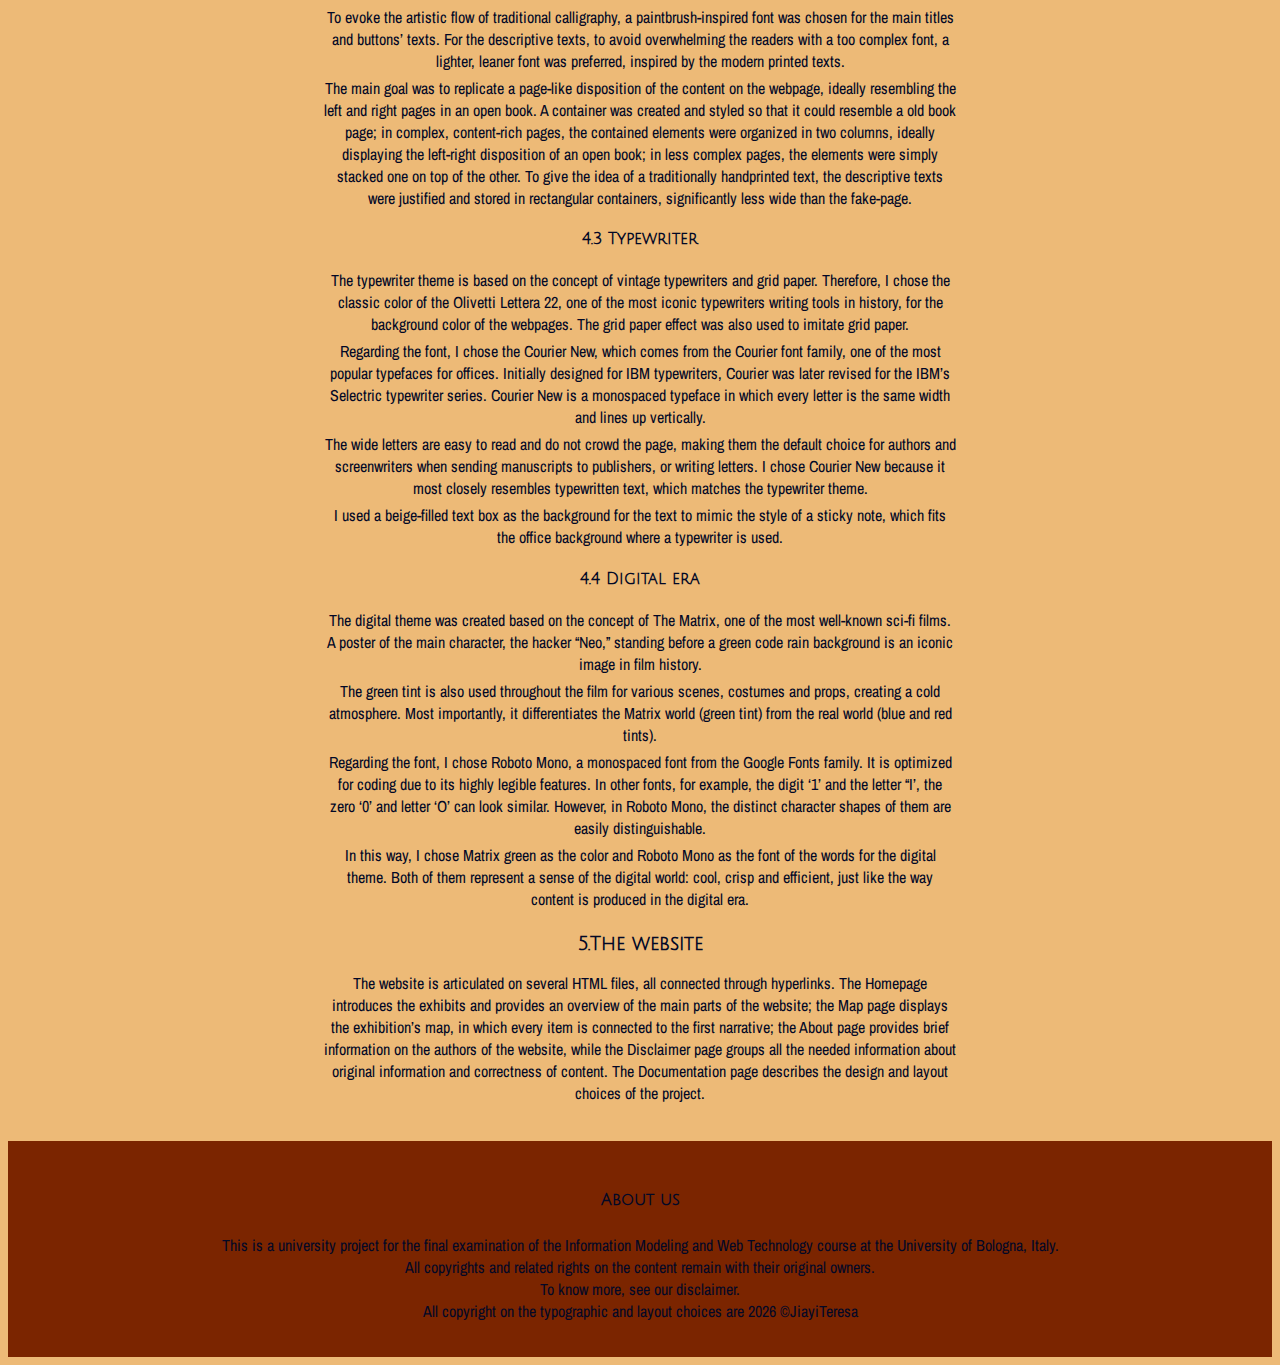
<file: documentation.html>
<!DOCTYPE html>
<html>
<head>
   <meta name="viewport" content="width=device-width, initial-scale=1.0">
   <title>Documentation</title>
   <link href="https://fonts.googleapis.com/css2?family=Protest+Revolution&display=swap" rel="stylesheet">
   <link href="https://fonts.googleapis.com/css2?family=Julius+Sans+One&display=swap" rel="stylesheet">
   <link href="https://fonts.googleapis.com/css2?family=Roboto+Mono:ital,wght@0,100..700;1,100..700&display=swap" rel="stylesheet">
   <link href="https://fonts.googleapis.com/css2?family=Archivo+Narrow:ital,wght@0,400..700;1,400..700&display=swap" rel="stylesheet">
    <link rel="stylesheet" href="https://fonts.googleapis.com/css2?family=Material+Symbols+Outlined" />
   
   <link rel="stylesheet" href="clay_style.css" id="t1">
   <link rel="stylesheet" href="wood_style.css" id="t2" disabled>
    <link rel="stylesheet" href="typewriter.css" id="t3" disabled>
   <link rel="stylesheet" href="digital.css" id="t4" disabled>
</head>
<body class="documentation">
   <section class="header">
      <nav id="navbar">
         <a href="index.html"><img src="images\logonobgcut.png" id="logo"></a>
         <div class="nav-links" id="navLinks">
            <span class="material-symbols-outlined close" onclick="hideMenu()">close</span>
            <ul>
               <li class="soloBtn"><a href="index.html">Home</a></li>
               <li class="soloBtn"><a href="map.html">Map</a></li>
               <li class="soloBtn"><a href="narr_intro.html">Narratives</a></li>
               <li class="soloBtn"><a href="about.html">About</a></li>
               <li class="soloBtn"><a href="documentation.html">Documentation</a></li>
               <li class="soloBtn"><a href="disclaimer.html">Disclaimer</a></li>
               </ul>
         </div>
         <div class="themesContainer">
               <li>
                  <a id="themes" class="soloBtn">Themes</a>
                  <ul class="dropdown">
                  <li><button id="clay" class="changeButton" onclick="change('t1')"> Clay tablet</button></li>
                  <li><button id="woodcut" class="changeButton" onclick="change('t2')"> Woodcut </button></li>
                  <li><button id="typewriter" class="changeButton" onclick="change('t3')"> Typewriter</button></li>
                  <li><button id="digital" class="changeButton" onclick="change('t4')">Digital </button></li>
                  </ul>
               </li>
         </div>
         <span class="material-symbols-outlined open" onclick="showMenu()">menu</span>
      </nav>
   </section>

   <section class="content">
     <h1>Documentation</h1> 
     <p>In this page, the documentation for the website can be found. In the <a href="#firstpar">first paragraph</a>, the exhibition’s topic is discussed; in the <a href="#secondpar">second paragraph </a>, the items are introduced and briefly described. In <a href="#thirdpar">paragraph three</a>, the chosen narratives are described; <a href="#fourthpar">paragraph four </a> reports on the layout and CSS choices. <a href="#fifthpar">Paragraph five</a> briefly describes the structure of the website. </p>
     <div>
      <h3 id="#firstpar">1.The exhibition</h3>
      <p>The first step in designing the exhibition was choosing the appropriate topic, according to criteria of relevance, saliency and chronological and geographical boundaries. In particular, the ideal topic should’ve span across centuries connecting ancient and recent eras: this choice was motivated both by content requirements, as it’d provide a wider range of possible museum items, and by design choices, as it’d enable to find layout inspirations and solutions in multiple, different eras.
         <br>The evolution of writing materials was deemed the appropriate choice in terms of historical relevance, temporal and geographical extension and proximity to our studies’ background. Additionally, it enabled us to explore different perspectives, which were useful in determining the three required narratives. Overall, the topic was chosen for its relevance in human life, culture and evolution: writing is an unavoidable part of daily life, and has evolved greatly across centuries, causing, following and participating in almost every major event in human history. </p>
     </div>
     
     <div>
      <h3 id="secondpar">2. The items</h3>
      <p>The evolution of writing and writing supports is unavoidably connected to human history and evolution, hence spanning across centuries and millennia. As the exhibit aimed at being comprehensive, cohesive and encompassing, it was necessary to choose carefully the items to be exhibited, with regards to their representativeness, exemplarity and specificity.  The limited number of available items made it necessary to identify two chronological macro-areas, Antiquity and Modernity, each represented by ten items; the macro-areas were then populated with the items considered more appropriate and illustrative. <br>The Antiquity macro-area covers a considerable span of centuries and inventions, from the creation of the cuneiform (IV millennium BCE) to the 18th century circa. Three micro-areas were selected to provide both a wide-ranging description of writing habits in Antiquity and some general guidelines for further explorations and analyses: the materials used as writing surfaces; the writing instruments; the production of written documents. A fourth micro area was considered: materials and tools for personal and public communication. Following this subdivision, the items were then chosen according to three main criteria: their representativeness, their specific quality, and their potential for a meaningful contrast with items belonging to the modern era. The extension of the considered period made it inevitable to overlook some materials, despite their undeniable historical importance and relevance to the topic.  </p>
      <div>
      <h4>Amarna tablet</h4>
      <p>Clay tablets are not the first support to be used for communication and memory-keeping, but their widespread use and their strong connection with the first writing systems make them a fundamental step in the history of writing supports. This particular exemplar and the series it belongs to are specifically important as they attest to the a) widespread geographical and chronological use; b) variety of uses and topics; c) cultural and historical importance, both for their contemporaries and for modern-day scholars. </p>
       
      <h4>Papyrus</h4>
      <p>A staple in the modern popular imaginary of writing means, before paper papyrus was probably the most used material in the Mediterranean and Near East. The choice of this specific exemplar, as well, was determined by its geographical and chronological contexts, but it was also guided by the possibility of adding a different dimension regarding the contents and uses of ancient materials. </p>
      
      <h4>Vindolanda tablet</h4>
      <p>The choice of wooden tablets, on the other hand, was motivated mostly to stimulate curiosity by adding a potentially lesser-known material and by providing the opportunity to briefly explore communication ways and means in antiquity. This particular exemplar can also help expand the geographical horizon of the exhibition and expand the discussion on women writing in history. </p>
   
      <h4>Inkwell</h4>
      <p>Writing instruments have changed greatly over the centuries, and one of the most significant changes has been in the evolution of storage and use of inks. This item helps introducing the topic and provides an interesting element of comparison with East Asian tools for the production of ink. </p>   
       
      <h4>Night-shining white</h4>
      <p>An historical description of writing materials cannot of course set aside paper and its production. In particular, the choice fell on an item that could be strictly connected to East Asia and illustrate the various uses and applications of paper.</p>

      <h4>Inkstone in the form of a quin</h4>
      <p>Alongside the Roman inkwell, this exemplar constitutes one part of the contrastive pair exemplifying how the same practical need could be solved and realized in different ways. Additionally, the exemplar allows for the inclusion in the exhibition of Chinese calligraphy and instruments.</p>

      <h4>Ten Bamboo Studio Manual of Painting and Calligraphy</h4>
      <p>As an element of novelty and variation on the topic, xylography was chosen as a technique relevant for the exhibition for its artistic value, practical, widespread use and interesting element of comparison with later printing systems. This particular exemplar was chosen for a) its intrinsic beaty; b) original geographical location, as it allowed for a comprehensive and extensive description of the technique; c) its combination of visual art and writing, to stimulate reflection on the connection of art and literature.</p>
      
      <h4>Quill pen</h4>
      <p>With papyrus, quill pens are probably the most renowned and romanticized instruments in the modern imaginary of historical writing. This item provides also an opportunity to explore the medieval scriptoria as fundamental scenarios for literature evolution and preservation in the Western world. </p>

      <h4>Gutenberg Bible</h4>
      <p>The invention of the moving type printing system has irrevocably changed the diffusion of books, and, consequently, of the materials needed for their production. The increased production prompted changes in the quality and manufacturing of paper, leading to the creation of modern paper and paper books. </p>

      <h4>Early fountain pen</h4>
      <p>The fountain pen ideally concludes the Antiquity macro-area, solidifying this first part as the evolution from early materials and tools to the modern pen-and-paper traditional idea of writing. This particular exemplar is also relevant for its use in a culturally and socially important event. </p>
   
   </div>

      <p>The Modernity macro-area, although spanning just three centuries (18th-19th-20th), navigates through plenty fundamental innovations in writing styles and tools: as we can see, the evolution of writing instruments speeds up incredibly in this centuries, and quickly leads to a revolution in writing, reading and communication habits. </p>
      <div>
         <h4>Sholes and Glidden type-writer</h4>
         <p>It is the first commercially successful typewriter, representing a turning point in the history of writing technologies. It introduced the QWERTY keyboard, a layout still used today. The typewriter became common office equipment, and the entrance of women into white-collar sectors, as many of them were hired to operate the new typewriter.
</p>

         <h4>Blickensderfer No.5 typewriter</h4>
         <p>Among the first truly portable, full-keyboard typewriters, Blickensderfer typewriters’ lightweight aluminum body, compact form, and interchangeable typewheel attracted huge orders. It also featured a patented type action using their patented “type wheel,” a metal wheel holding all characters rotated to strike the paper, producing inked marks.</p>

         <h4>Underwood Model 5</h4>
         <p>Underwood Model 5 featured front-strike visible typing, which allowed the typist to see the text as they typed without lifting the carriage to check the result, improving speed and productivity. It was an essential shift in how writers interacted with machines. In this way, the Underwood Model 5 was the first truly modern typewriter. It is famously used by American writers such as F. Scott Fitzgerald and Stephen King.
</p>

         <h4>Olivetti lettera 22</h4>
         <p>Designed by Marcello Nizzoli in 1949, this portable mechanical typewriter is one of the most popular and iconic typewriters. It was chosen as the best-designed product of the last 100 years by the Illinois Institute of Technology. Many notable figures have used it, such as Tom Hanks and Leonard Cohen.
</p>

         <h4>IBM Selectric Typewriter</h4>
         <p>It is a highly successful line of typewriters produced by IBM in 1961, as the three models of Selectric hold 75 percent of the business electric typewriter market in the United States. Unlike the traditional typewriters used in that period, Selectric innovatively adopted the chrome-plated plastic “element”, which could be easily interchanged to use different fonts within the same document on the same typewriter. </p>

         <h4>IBM 6580 Displaywriter</h4>
         <p>The IBM 6580 Displaywriter represents an unsuccessful path in the evolution of digital writing tools. Born in 1980, precisely between the end of the typewriter era and the beginning of the personal computer era, it served as a transitional device. Moreover, it was only one year older than the IBM PC 5150; comparing the two machines illustrates why dedicated tools ultimately lost out to general-purpose platforms.</p>

         <h4>IBM 5150 </h4>
         <p>The IBM Personal Computer(model 5150) is the first microcomputer released in the IBM PC model line, which had a great influence on the personal computer market. Users can use a text editor based on DOS system, including WordStar, EasyWriter and WordPerfect, which allows typing and command operating by keyboards.</p>

         <h4>Apple Lisa</h4>
         <p>It is the first mass-market personal computer operable through a graphical user interface(GUI). Although considered a commercial failure because of its high price and lack of software application, Apple Lisa was appreciated for its advanced feature ,which had reappeared on the Macintosh.</p>

         <h4>Apple Cadillac PDA</h4>
         <p>This innovation marked the moment when desktop writing transformed into “portable” writing. Writing has no longer been limited in environments like home and offices. It integrated handwriting, digital schedule management in one equipment, and paved for the development of Newton, Palm and mobile writing application on smart phone.
</p>

         <h4>U.S. Robotics Palm Pilot 5000</h4>
         <p>The U.S. Robotics Palm Pilot 5000 is a digital handheld device that ordinary people are willing to use for daily note-taking and writing. For the first time, the Palm Pilot made digitizing handwriting reliable, simple, and affordable enough to truly integrate into the daily writing habits of ordinary people. It is the starting point for the transformation from "sitting down to write" to "writing anytime, anywhere," a transformation that ultimately leads to our current habit of recording everything with our mobile phones.</p>
      </div>
   
      <p>We chose Dublin Core(DC) as the basic metadata standard for the items, because its core elements can describe most of our items. The time span of our items starts from 14th century BCE to 1990, covering handwriting tools, typewriters and digital instruments. Secondly, our exhibition items come from different museums: the Dublin Core standard, as an international standard, can be supported by most cultural organisation. Thirdly, Dublin Core is expandable. So custom fields can be added to the core fields. 
Most of our items belong to crm:E22HumanMadeObject, and the core elements of Dublin Core can be used to describe the properties of these items. All the items shared the core fields of this standard. Then, for some properties of the items, we used extensive fields from DCTerms to describe them, including dcterms:created, dcterms:medium and so on. In addition, for some properties, we used schema and crm to describe them, which are more accurate to describe items in the museums or the cultural heritage objects.</p>
       <p>We used dc:creator to describe the inventor of the writing instruments.
We used dcterms:created to describe the date when the items were created or invented.
We used dcterms:medium to describe the material of the items.
We used schema:locationcreated to describe the place where the items were invented or found.
We used dc:format to describe the dimensions of the items.
We used crm:P2hastype to describe the type of the items.
We used dc:title to describe the title of the items.
We used crm:P55hascurrentlocation to describe the current holding institution of the items.
</p>
   </div>
      
     <div>
      <h3 id="thirdpar">3. The Narratives</h3>
      <p>To describe the history of writing materials, we tailored the narratives on three perspectives: the chronological evolution of materials and resources; the people involved in their creation, and the problems they tried to solve; the main uses and applications. </p>
      <div>
         <h4>3.1. Through Time</h4>
         <p>The first narrative retells the evolution of writing supports according to its linear chronological timeline: from Antiquity to Modernity, the evolution is told through all the twenty items, representative of the major steps and innovations in this flux. <br>
This narrative is designed to be comprehensive and general: the visitors are assumed to have a conventional, broad knowledge of the topics, and to wish to learn more about it: on the introductory and intermediate levels the information provided cover the basic, needed knowledge, while on the advanced level more technical insights, when possible, are included. As it comprises all available items, it’s the longest possible narrative. 
</p>
      </div>   
      <div>
         <h4>3.2. Among People</h4>
         <p>The second narrative is thought to narrate the evolution of materials through the lens of the people involved in their creation, improvements and major applications. When possible, information the individual directly responsible for the items’ inventions are provided; for Antiquity’s items, as often it is not possible to determine a single creator, broader groups of people and inventors are considered. <br>
The narrative is proposed as a medium-length tour that takes the visitors through the major personalities in the history of writing medium: in particular, when possible, the main challenges and problems that the individuals have faced or tried to solve are highlighted, to further underline the practical, tangible effects of writing and writing materials’ choices in daily life. The visitors are assumed to be already comfortable, to varying degrees, to the exhibit topics, and to wish to learn more from a different perspective. 
</p>
      </div>
      <div>
         <h4>3.3. Across Uses</h4>
         <p>The third and final narrative focuses on the major, core uses of writing materials in history. It’s the narrative less bound to chronological boundaries, and, in the way it was designed, probably the less complex thematically. It consists of only a few items, and hence is the shortest. The visitors are assumed to a have a general background on the topic, and to wish for a lean, light and not taxing visit that can, at the same time, enrich their knowledge. </p>
      </div>
   
   </div>
      
     <div>
      <h3 id="fourthpar">4. The Themes</h3>
      <p>The themes were chosen to visually represent and evoke salient steps in the evolution of the writing supports. Two themes were assigned to Antiquity and Modernity each. </p>
      
      <div>
        <h4>4.1. Clay tablets</h4> 
         <p>The first theme was inspired by clay tablets, as one of the first supports used for writing and the oldest in the exhibition. <br>
To define the layout and CSS characteristics, a first, general investigation on different types of clay tablets was conducted to identify their main characteristics. Three key aspects were established: the general rectangular shape and vertical orientation of the tablets; the “sharpness” of the signs inscribed on them, typical of the cuneiform system; the distinctive colors that clay can assume. Once these abstract parameters were identified, the general characteristics of layout could be sketched. </p>
<p>The mineralogical components of clay assign to it a range of different shades, from light beiges to reds and browns, depending on the concentration of iron oxides. Reds and yellows were chosen as the starting points to build the palette, with browns and blues to provide contrast and to lessen the intensity of the warm colors. The specific hues were then chosen according to their compatibility, potential use in functional areas, and contrast. For the latter, the general indications of the W3C recommend a contrast of 3:1 against background for large texts (18pt and up, or 14pt bold and up) and a contrast of 4.5:1 against background for smaller texts: the colors in the palette were texted to respect these indications. </p>
<p>For the surface color, neutral colors are usually advised to avoid fatigue: as reds are typically considered more intense and overwhelming, a less rich but still vivid yellow was chosen. For the on-surface color, the choice fell on a deep blue hue with an adequate high contrast for both small and large texts. </p>
<p>As the primary color for structural elements like the navbar and the buttons, a darker red hue was chosen to ensure higher readability compared to the surface color and to the texts. The related on-primary color was picked following the same criteria. Container colors (defined as fill colors for background elements) were found among the browns; to guarantee continuity, the on-surface color was chosen for the text on the containers. The resulting contrast is not perfectly adequate for small texts, but it ensures proper readability for larger texts.  </p>
<p>We wanted to replicate as much as possible the sharp and antique quality found in clay tablets, while still maintaining legibility. As a sans-serif, antique-felling font, Julius Sans One was picked for titles and, in general, for short, important texts; for longer texts, it was chosen a clear, more modern complementary font that could enhance legibility and prevent weariness. </p>
<p>Clay tablets were usually molded as rectangles and oriented vertically and generally lacked decorative elements. The general layout was then thought of as simple and functional, with the elements stacked on top of each other and centered on the page. To avoid the feeling of excessive empty space on the borders of the viewport, some lateral decorative images were inserted to further delimit the content area. The lateral insertions also added a positive contrast with the background color. 
</p>
      </div>

       <div>
        <h4>4.2. Woodcut</h4> 
         <p>The second theme was meant to be a bridge within antiquity and modernity: as it ought to cover a quite wide chronological arc, the primary inspiration had to be wide-ranging, significant, and meaningful under multiple perspectives. For its historical value and relevance to the exhibition, xylography was chosen as the thematic core; for its artistic quality, materials and production technique, the Ten Bamboo Studio Collection of calligraphy and painting (17th century) was considered the main inspiration. </p>
         <p>The basic, core characteristics of the artistic work were identified in the paper surface and colorful inks. For the surface color, a light, soft grey was chosen both for its neutrality and similarity with the color of old paper. On the surface, floral decorations are added to evoke the prints and drawings in the inspiring piece: while the overall airy and ethereal quality was difficult to replicate, the colors were determined on the basis of the yellows, pinks, blues and greens present in the artwork. As the on-surface color and, in general, as the color for longer texts, a deep grey was chosen, as it ensured a high contrast on the light grey of the surface and reminded of the black ink used for text and outlines in the artwork. </p>
         <p>For the container resembling a book page, to replicate the transitions of colors in old, weathered paper, three light greys and whites were chosen to create a soft, realistic transition. </p>
         <p>As the primary color, a rich green was chosen, with the lightest color from the paper transitional trio as the on-primary. As the secondary color, the vintage pink was chosen, with the ink-inspired grey as the color for the text. All choices tried to ensure the highest contrast and readability, while still respecting the original inspiration. </p>
         <p>To evoke the artistic flow of traditional calligraphy, a paintbrush-inspired font was chosen for the main titles and buttons’ texts. For the descriptive texts, to avoid overwhelming the readers with a too complex font, a lighter, leaner font was preferred, inspired by the modern printed texts. </p>
         <p>The main goal was to replicate a page-like disposition of the content on the webpage, ideally resembling the left and right pages in an open book. A container was created and styled so that it could resemble a old book page; in complex, content-rich pages, the contained elements were organized in two columns, ideally displaying the left-right disposition of an open book; in less complex pages, the elements were simply stacked one on top of the other. To give the idea of a traditionally handprinted text, the descriptive texts were justified and stored in rectangular containers, significantly less wide than the fake-page. 
</p>
      </div>

       <div>
        <h4>4.3 Typewriter</h4> 
         <p>The typewriter theme is based on the concept of vintage typewriters and grid paper. Therefore, I chose the classic color of the Olivetti Lettera 22, one of the most iconic typewriters writing tools in history, for the background color of the webpages. The grid paper effect was also used to imitate grid paper.</p>
          <p>Regarding the font, I chose the Courier New, which comes from the Courier font family, one of the most popular typefaces for offices. Initially designed for IBM typewriters, Courier was later revised for the IBM’s Selectric typewriter series. Courier New is a monospaced typeface in which every letter is the same width and lines up vertically.</p>
           <p>The wide letters are easy to read and do not crowd the page, making them the default choice for authors and screenwriters when sending manuscripts to publishers, or writing letters. I chose Courier New because it most closely resembles typewritten text, which matches the typewriter theme.</p>
         <p>I used a beige-filled text box as the background for the text to mimic the style of a sticky note, which fits the office background where a typewriter is used.</p>
      </div>

       <div>
        <h4>4.4 Digital era</h4> 
         <p>The digital theme was created based on the concept of The Matrix, one of the most well-known sci-fi films. A poster of the main character, the hacker “Neo,” standing before a green code rain background is an iconic image in film history.</p>
         <p>The green tint is also used throughout the film for various scenes, costumes and props, creating a cold atmosphere. Most importantly, it differentiates the Matrix world (green tint) from the real world (blue and red tints).</p>
         <p>Regarding the font, I chose Roboto Mono, a monospaced font from the Google Fonts family. It is optimized for coding due to its highly legible features. In other fonts, for example, the digit ‘1’ and the letter “I’, the zero ‘0’ and letter ‘O’ can look similar. However, in Roboto Mono, the distinct character shapes of them are easily distinguishable.</p>
         <p>In this way, I chose Matrix green as the color and Roboto Mono as the font of the words for the digital theme. Both of them represent a sense of the digital world: cool, crisp and efficient, just like the way content is produced in the digital era.</p>
      </div>



     </div>
      
     <div>
      <h3 id="fifthpar">5.The website</h3>
      <p>The website is articulated on several HTML files, all connected through hyperlinks. The Homepage introduces the exhibits and provides an overview of the main parts of the website; the Map page displays the exhibition’s map, in which every item is connected to the first narrative; the About page provides brief information on the authors of the website, while the Disclaimer page groups all the needed information about original information and correctness of content. The Documentation page describes the design and layout choices of the project. </p>
     </div>
   
   
   </section>

   <section class="footer">
       <h4>About us</h4>
      <p>This is a university project for the final examination of the Information Modeling and Web Technology course at the University of Bologna, Italy.<br> 
         All copyrights and related rights on the content remain with their original owners. 
         <br>To know more, see our <a href="disclaimer.html" id="outroLink">disclaimer</a>. <br> All copyright on the typographic and layout choices are 2026 ©JiayiTeresa
</p>
   </section>
   <script src="howiwrite.js"></script>
</body>
</file>
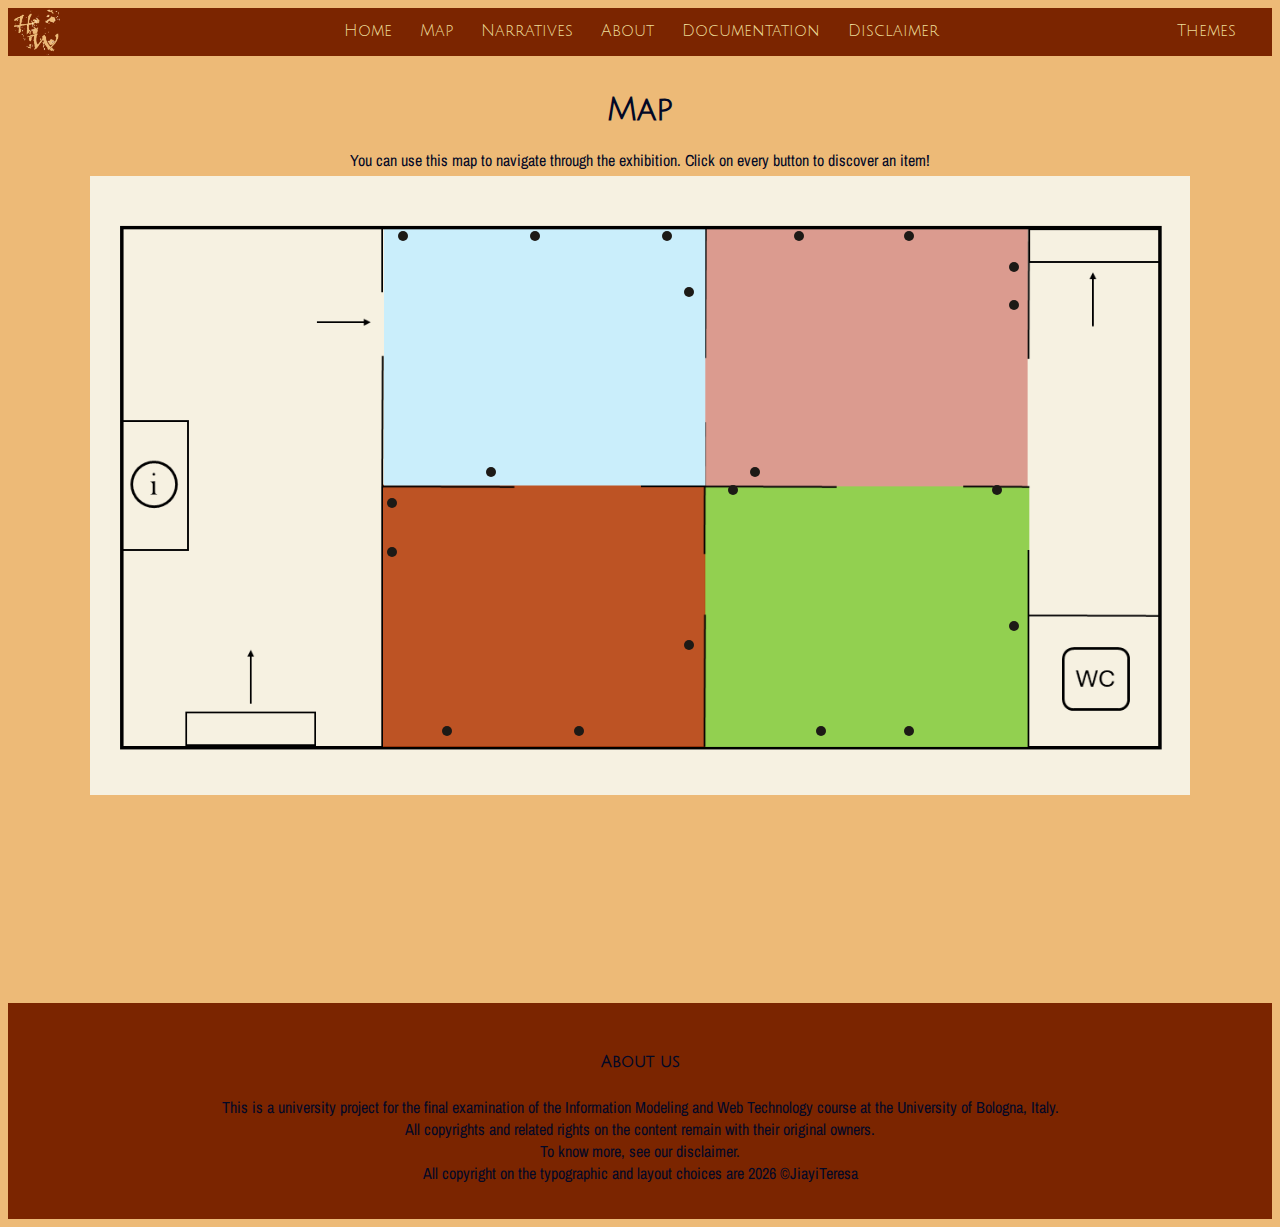
<file: map.html>
<!DOCTYPE html>
<html>
<head>
   <meta name="viewport" content="width=device-width, initial-scale=1.0">
   <title>Map</title>
   <link href="https://fonts.googleapis.com/css2?family=Protest+Revolution&display=swap" rel="stylesheet">
   <link href="https://fonts.googleapis.com/css2?family=Julius+Sans+One&display=swap" rel="stylesheet">
   <link href="https://fonts.googleapis.com/css2?family=Roboto+Mono:ital,wght@0,100..700;1,100..700&display=swap" rel="stylesheet">
   <link href="https://fonts.googleapis.com/css2?family=Archivo+Narrow:ital,wght@0,400..700;1,400..700&display=swap" rel="stylesheet">
    <link rel="stylesheet" href="https://fonts.googleapis.com/css2?family=Material+Symbols+Outlined" />
   <link rel="stylesheet" href="clay_style.css" id="t1">
   <link rel="stylesheet" href="wood_style.css" id="t2" disabled>
   <link rel="stylesheet" href="typewriter.css" id="t3" disabled>
   <link rel="stylesheet" href="digital.css" id="t4" disabled>
</head>
<body class="mapPage">
   <section class="header">
      <nav id="navbar">
         <a href="index.html"><img src="images\logonobgcut.png" id="logo"></a>
         <div class="nav-links" id="navLinks">
            <span class="material-symbols-outlined close" onclick="hideMenu()">close</span>
            <ul>
               <li class="soloBtn"><a href="index.html">Home</a></li>
               <li class="soloBtn"><a href="map.html">Map</a></li>
               <li class="soloBtn"><a href="narr_intro.html">Narratives</a></li>
               <li class="soloBtn"><a href="about.html">About</a></li>
               <li class="soloBtn"><a href="documentation.html">Documentation</a></li>
               <li class="soloBtn"><a href="disclaimer.html">Disclaimer</a></li>
            </ul>
         </div>
         <div class="themesContainer">
               <li>
                  <a id="themes" href="" class="soloBtn">Themes</a>
                  <ul class="dropdown">
                  <li><button id="clay" class="changeButton" onclick="change('t1')"> Clay tablet</button></li>
                  <li><button id="woodcut" class="changeButton" onclick="change('t2')"> Woodcut </button></li>
                  <li><button id="typewriter" class="changeButton" onclick="change('t3')"> Typewriter</button></li>
                  <li><button id="digital" class="changeButton" onclick="change('t4')">Digital </button></li>
                  </ul>
               </li>
         </div>
         <span class="material-symbols-outlined open" onclick="showMenu()">menu</span>
      </nav>
   </section>

   <section class="content">
     <h1>Map</h1> 
     <p>You can use this map to navigate through the exhibition. Click on every button to discover an item!</p>
     <div class="interactive-map">
        <img src="images/mapclean.png" alt="Museum map">
    
        <!-- ================= BLUE AREA ================= -->
    
        <!-- Amarna Letters -->
        <div class="marker" style="top: 9%; left: 28%;">
          <div class="tooltip">
            <h4>Amarna Letters</h4>
            <p>Clay tablet correspondence from the 14th century BCE.</p>
            <a href="narr1.html#n1-amarna">Learn more →</a>
          </div>
        </div>
    
        <!-- Papyrus -->
        <div class="marker" style="top: 9%; left: 40%;">
          <div class="tooltip">
            <h4>Papyrus</h4>
            <p>Writing material made from papyrus plant in ancient Egypt.</p>
            <a href="narr1.html#n1-papyrus">Learn more →</a>
          </div>
        </div>
    
        <!-- Vindolanda Tablet -->
        <div class="marker" style="top: 9%; left: 52%;">
          <div class="tooltip">
            <h4>Vindolanda Tablet</h4>
            <p>Roman wooden writing tablets discovered in Britain.</p>
            <a href="narr1.html#n1-vindolanda">Learn more →</a>
          </div>
        </div>
    
        <!-- Inkwell -->
        <div class="marker" style="top: 18%; left: 54%;">
          <div class="tooltip">
            <h4>Inkwell</h4>
            <p>An early container for ink used in handwriting.</p>
            <a href="narr1.html#n1-inkwell">Learn more →</a>
          </div>
        </div>
    
         <!-- Night-shining white -->
         <div class="marker" style="top: 47%; left: 36%;">
            <div class="tooltip">
              <h4>Night-shining white</h4>
              <p>An early container for ink used in handwriting.</p>
              <a href="narr1.html#n1-night">Learn more →</a>
            </div>
          </div>
        <!-- ================= PINK AREA  ================= -->
        <!-- IBM 6580 Displaywriter -->
        <div class="marker" style="top: 47%; left: 60%;">
          <div class="tooltip">
            <h4>IBM 6580 Displaywriter</h4>
            <p>An easy-to-use, low-cost IBM desktop text processing system released in 1980.</p>
            <a href="narr1.html#n1-ibm6580">Learn more →</a>
          </div>
        </div>

        <!-- IBM 5150 -->
        <div class="marker" style="top: 20%; left: 83.5%;">
          <div class="tooltip">
            <h4>IBM PC 5150</h4>
            <p>The original IBM Personal Computer released in 1981.</p>
            <a href="narr1.html#n1-ibm5150">Learn more →</a>
          </div>
        </div>

        
        <!-- Apple Lisa -->
        <div class="marker" style="top: 14%; left: 83.5%;">
          <div class="tooltip">
            <h4>Apple Lisa</h4>
            <p>One of the first personal computers with a graphical interface.</p>
            <a href="narr1.html#n1-applelisa">Learn more →</a>
          </div>
        </div>
    

    

    
        <!-- U.S. Robotics Palm Pilot 5000 -->
        <div class="marker" style="top: 9%; left: 64%;">
          <div class="tooltip">
            <h4>U.S. Robotics Palm Pilot 5000</h4>
            <p>A personal digital assistant produced by Palm Inc in 1996.</p>
            <a href="narr1.html#n1-robotics">Learn more →</a>
          </div>
        </div>
    
        <!-- Apple Cadillac PDA -->
        <div class="marker" style="top: 9%; left: 74%;">
          <div class="tooltip">
            <h4>Apple Cadillac PDA</h4>
            <p>A concept personal digital assistant device.</p>
            <a href="narr1.html#n1-cadillac">Learn more →</a>
          </div>
        </div>
    
        <!-- ================= BROWN AREA================= -->
    
        <!-- Inkstone in the form of a Qin -->
        <div class="marker" style="top: 52%; left: 27%;">
          <div class="tooltip">
            <h4>Inkstone (Qin)</h4>
            <p>An inkstone shaped in the form of a Qin instrument.</p>
            <a href="narr1.html#n1-inkstone">Learn more →</a>
          </div>
        </div>
    
        <!-- Gutenberg’s Bible -->
        <div class="marker" style="top: 60%; left: 27%;">
          <div class="tooltip">
            <h4>Gutenberg’s Bible</h4>
            <p>The first major book printed with movable type in Europe.</p>
            <a href="narr1.html#n1-guten">Learn more →</a>
          </div>
        </div>
    
        <!-- Ten Bamboo Studio Manual -->
        <div class="marker" style="top: 89%; left: 32%;">
          <div class="tooltip">
            <h4>Ten Bamboo Studio Manual</h4>
            <p>A famous Chinese manual on painting and calligraphy.</p>
            <a href="narr1.html#n1-bamboo">Learn more →</a>
          </div>
        </div>
    
        <!-- Quill Pen -->
        <div class="marker" style="top: 89%; left: 44%;">
          <div class="tooltip">
            <h4>Quill Pen</h4>
            <p>A writing tool made from a bird feather.</p>
            <a href="narr1.html#n1-quill">Learn more →</a>
          </div>
        </div>
    
        <!-- Early Fountain Pen -->
        <div class="marker" style="top: 75%; left: 54%;">
          <div class="tooltip">
            <h4>Early Fountain Pen</h4>
            <p>An early form of pen with an internal ink reservoir.</p>
            <a href="narr1.html#n1-fountain">Learn more →</a>
          </div>
        </div>
    
        <!-- ================= GREEN AREA ================= -->
    
        <!-- Sholes and Glidden -->
        <div class="marker" style="top: 89%; left: 66%;">
          <div class="tooltip">
            <h4>Sholes and Glidden</h4>
            <p>The first commercially successful typewriter.</p>
            <a href="narr1.html#n1-sholes">Learn more →</a>
          </div>
        </div>

        <!-- Blickensderfer No.5 -->
        <div class="marker" style="top: 89%; left: 74%;">
          <div class="tooltip">
            <h4>Blickensderfer No.5</h4>
            <p>A compact typewriter with a unique keyboard layout.</p>
            <a href="narr1.html#n1-blicken">Learn more →</a>
          </div>
        </div>        
    
        <!-- Underwood Model 5 -->
        <div class="marker" style="top: 72%; left: 83.5%;">
          <div class="tooltip">
            <h4>Underwood Model 5</h4>
            <p>A highly influential early typewriter design.</p>
            <a href="narr1.html#n1-underwood">Learn more →</a>
          </div>
        </div>
    
        <!-- Olivetti Lettera 22 -->
        <div class="marker" style="top: 50%; left: 82%;">
          <div class="tooltip">
            <h4>Olivetti Lettera 22</h4>
            <p>A portable typewriter known for its elegant design.</p>
            <a href="narr1.html#n1-olivetti">Learn more →</a>
          </div>
        </div>
    
        <!-- IBM Selectric -->
        <div class="marker" style="top: 50%; left: 58%;">
          <div class="tooltip">
            <h4>IBM Selectric</h4>
            <p>A revolutionary electric typewriter with a typeball.</p>
            <a href="narr1.html#n1-selectric">Learn more →</a>
          </div>
        </div>
    

    
     </div>







   </section>




  

 

 
  
  


 <section class="footer">
       <h4>About us</h4>
      <p>This is a university project for the final examination of the Information Modeling and Web Technology course at the University of Bologna, Italy.<br> 
         All copyrights and related rights on the content remain with their original owners. 
         <br>To know more, see our <a href="disclaimer.html" id="outroLink">disclaimer</a>. <br> All copyright on the typographic and layout choices are 2026 ©JiayiTeresa
</p>
   </section>
</body>

   <script src="howiwrite.js"></script>
</body>
</file>
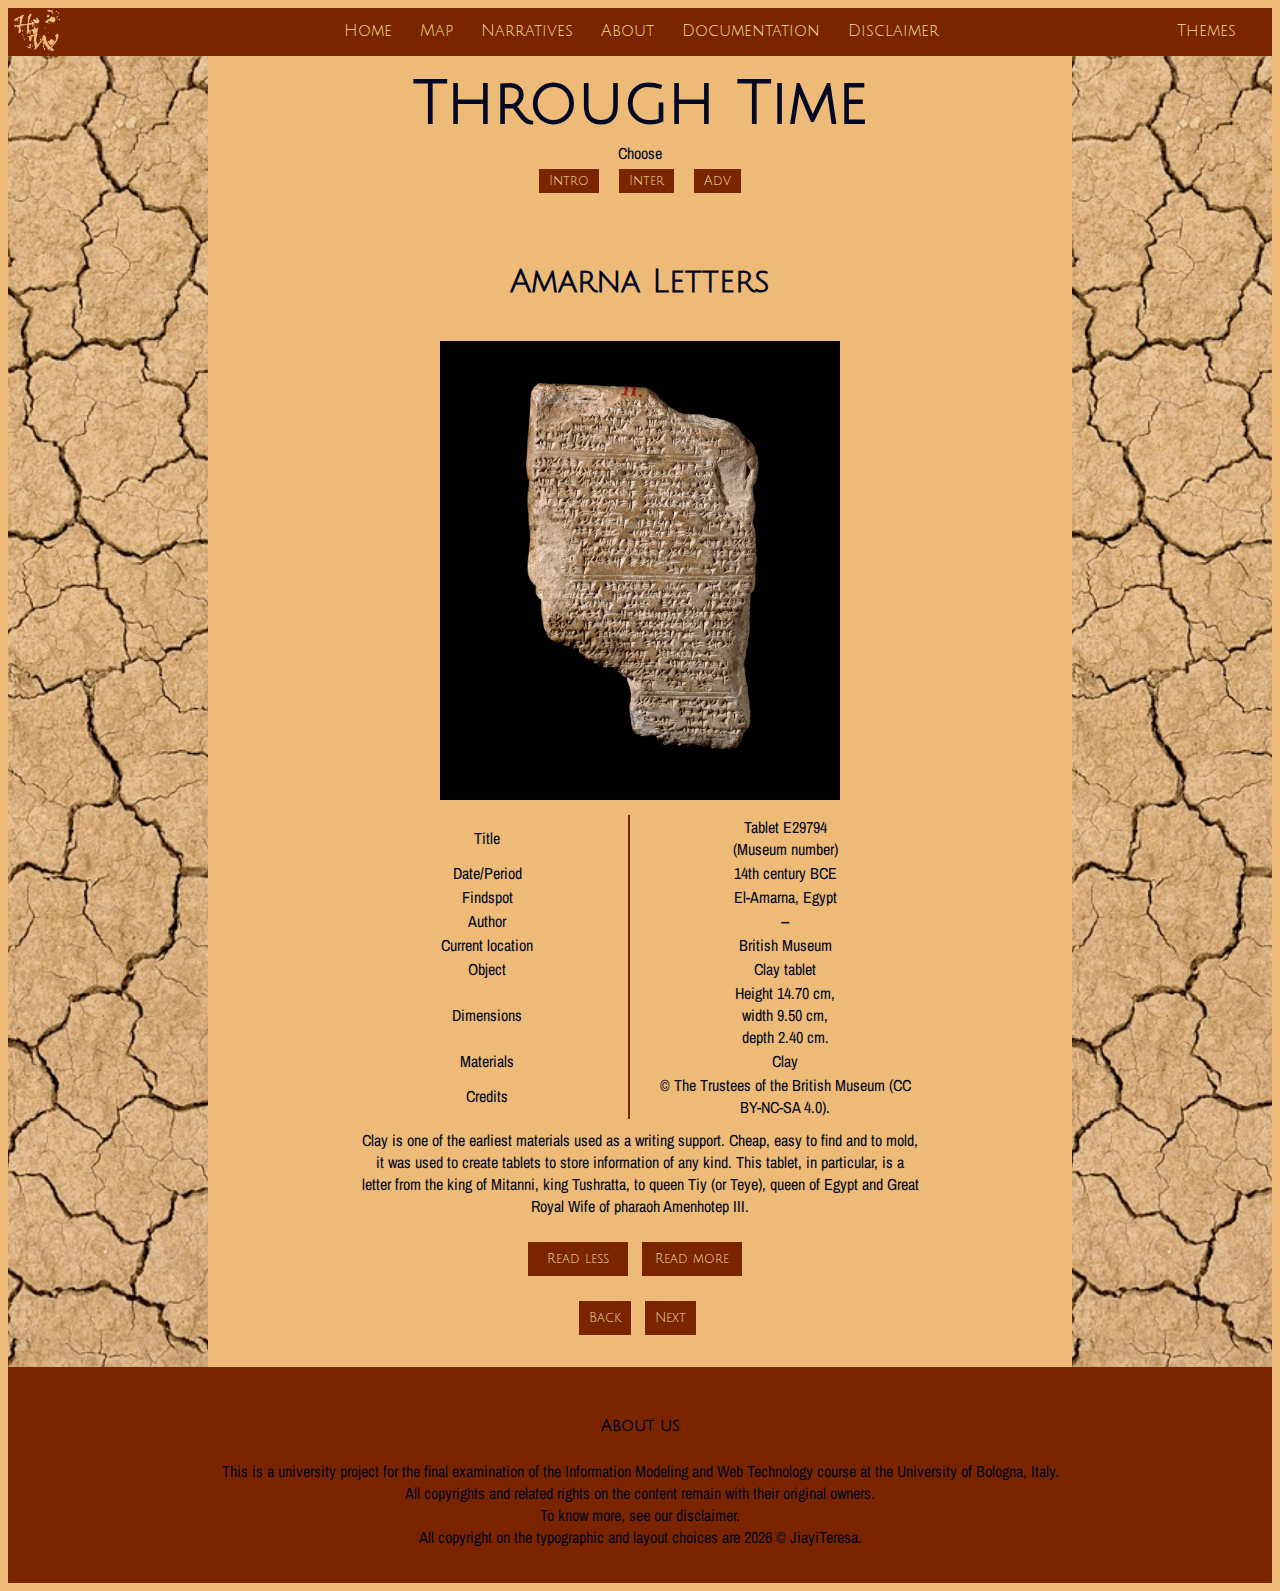
<file: narr1.html>
<!DOCTYPE html>
<html>
<head>
   <meta name="viewport" content="width=device-width, initial-scale=1.0">
   <title>Through Time</title>
   <link href="https://fonts.googleapis.com/css2?family=Protest+Revolution&display=swap" rel="stylesheet">
   <link href="https://fonts.googleapis.com/css2?family=Julius+Sans+One&display=swap" rel="stylesheet">
   <link href="https://fonts.googleapis.com/css2?family=Archivo+Narrow:ital,wght@0,400..700;1,400..700&display=swap" rel="stylesheet">
   <link href="https://fonts.googleapis.com/css2?family=Roboto+Mono:ital,wght@0,100..700;1,100..700&display=swap" rel="stylesheet">
   <link rel="stylesheet" href="https://fonts.googleapis.com/css2?family=Material+Symbols+Outlined" />
   <link rel="stylesheet" href="clay_style.css" id="t1">
   <link rel="stylesheet" href="wood_style.css" id="t2" disabled>
    <link rel="stylesheet" href="typewriter.css" id="t3" disabled>
   <link rel="stylesheet" href="digital.css" id="t4" disabled>
   
</head>
<body class="N1bd">
<section class="header" id="narrHeader">
      <nav id="navbar">
         <a href="index.html"><img src="images\logonobgcut.png" id="logo"></a>
         <div class="nav-links" id="navLinks">
            <span class="material-symbols-outlined close" onclick="hideMenu()">close</span>
            <ul>
               <li class="soloBtn"><a href="index.html">Home</a></li>
               <li class="soloBtn"><a href="map.html">Map</a></li>
               <li class="soloBtn"><a href="narr_intro.html">Narratives</a></li>
               <li class="soloBtn"><a href="about.html">About</a></li>
               <li class="soloBtn"><a href="documentation.html">Documentation</a></li>
               <li class="soloBtn"><a href="disclaimer.html">Disclaimer</a></li>
               </ul>
               </ul>
          </div>
          <div class="themesContainer">
               <li>
                  <a id="themes" href="" class="soloBtn">Themes</a>
                  <ul class="dropdown">
                  <li><button id="clay" class="changeButton" onclick="change('t1')"> Clay tablet</button></li>
                  <li><button id="woodcut" class="changeButton" onclick="change('t2')"> Woodcut </button></li>
                  <li><button id="typewriter" class="changeButton" onclick="change('t3')"> Typewriter</button></li>
                  <li><button id="digital" class="changeButton" onclick="change('t4')">Digital </button></li>
                  </ul>
               </li>
         </div>
         <span class="material-symbols-outlined open" onclick="showMenu()">menu</span>
      </nav>   
</section>
<div class="pageContent" id="pageContainer">
  <div class="side left" id="leftPg">
</div>
  
<section class="content" id="contentSec">
    <h1 class="title" id="narrTitle">Through Time</h1>
    <section class="chooseLvl">
          <p>Choose</p>
          <div class="chooseBtnContainer">
              <button id="introBtn" class="chooseBtn">Intro</button>
               <button id= "interBtn" class="chooseBtn"  >Inter</button>
              <button id= "advBtn" class="chooseBtn" >Adv</button>
          </div>
     </section>
   <section>
    
    <div class="row first N1" id="n1-amarna">
        <div class="N1Col amarna">
            <h1 class="itemTitle">Amarna Letters</h1>
            <img class="itemImg" src="images/393861001.jpg"> 
            <table>
              <tr>
                <td>Title</td>
                <td>Tablet E29794 <br>(Museum number) </td>
              </tr>
              <tr>
                <td>Date/Period</td>
                <td>14th century BCE</td>
              </tr>
              <tr>
                <td>Findspot</td>
                <td>El-Amarna, Egypt</td>
              </tr>
              <tr>
                <td>Author</td>
                <td>--</td>
              </tr>
              <tr>
                <td>Current location</td>
                <td>British Museum</td>
              </tr>
              <tr>
                <td>Object</td>
                <td>Clay tablet</td>
              </tr>
              <tr>
                <td>Dimensions</td>
                <td>Height 14.70 cm, <br>width 9.50 cm, <br> depth 2.40 cm.</td>
              </tr>
              <tr>
                <td>Materials</td>
                <td>Clay</td>
              </tr>
              <tr>
                <td>Credits</td>
                <td>© The Trustees of the British Museum (CC BY-NC-SA 4.0).</td>
              </tr>
            </table>
            <div class="intro">
            <p class="short"> Clay is one of the earliest materials used as a writing support. Cheap, easy to find and to mold, it was used to create tablets to store information of any kind. This tablet, in particular, is a letter from the king of Mitanni, king Tushratta, to queen Tiy (or Teye), queen of Egypt and Great Royal Wife of pharaoh Amenhotep III.  </p>
            <p class="medium">Before paper was introduced, many different materials were used as writing support: clay was one of the most common, and among the earliest to be used. Clay would be molded in a rectangular shape – a tablet- and, while still wet, its surface would be inscribed with a pointy tool. 
              <br>This particular tablet, tablet E29794, belongs to the Amarna Letters’ series. Dated to the 14th century BCE, it contains a letter from the king of Mitanni (modern day Syria and Turkey), king Tushratta, to the queen of Egypt and Great Royal Wife of pharaoh Amenhotep III, Tiy (or Teye). The text is written in cuneiform, one of the oldest writing systems, so called as each character is shaped as a wedge.
             </p>
            <p class="long">Keeping tracks of one’s activities has always been an important issue. Even before the first writing systems were created, people would look for ways to keep records: usually, some symbols representing a concept or a real-life object would be carved into a natural support, like stones or shells. In Mesopotamia, for example, shapes and lines were pressed into clay tablets to count objects for accounting purposes; by the 4th millennium BCE (circa 3200 BCE!) this early system is believed to evolve in the first writing system, the cuneiform, so called as each stroke is shaped as a wedge, meaning it has a thick end and a narrower one. 
                <br>Clay was one of the most used supports, as it was easy to obtain, to work and to shape: while its surface was wet, the desired symbols would be carved onto it, usually using a tool with a pointy end. The tablet would be then dried, either by the sun or in specific ovens, and then stored. Clay tablets were then relatively easy and cheap to make: as so, they were used for many different purposes, from business accounting to contracts, from private letters to literary pieces.  
                 <br>This clay tablet, tablet E29794, contains a letter, but of a particular kind: it’s a diplomatic letter written by king Tushratta, king of Mitanni (in modern day Syria and Turkey), to queen Tiy, queen of Egypt and mother of Akhenaten, in which the king recalls the friendship ties between the kingdoms and hopes for stronger bonds. This letter is truly important: not only it tells us about the relationship between two of the most important kingdoms of the time, but it is also one of the first times when a queen is directly addressed in a written communication. 
             </p>
            </div>

            <div class="intermediate">
             <p class="intermediate short">Clay tablets have always been extremely common, even more so after cuneiform, one of the first writing systems, was created, in Mesopotamia in the IV millennium BCE. This type of tablet was used for almost every purpose of everyday life: from business transactions and record keeping to diplomatic letters and literary and religious texts. Tablet E29794 is an example of clay tablets used as medium for diplomatic correspondence: king Tushratta of Mitanni addresses queen Tiy, queen of Egypt and mother of Akhenaten. </p>
            <p class="intermediate medium">Clay is one of the earliest and most commonly used writing materials. Cheap and easily accessible, it was molded in the desired shape- usually, as a rectangle- and its surface, while wet, would be inscribed with a stylus, usually in bone or metal. The inscribed tablet would then be either left to dry in the sun or baked in specific ovens, becoming durable. The oldest clay tablets we know date back to the IV millennium BCE. 
<br>Tablet E29794 belongs to the Amarna Letters, a series of tablets found in 1888 in el-Amarna, modern name of Akhenaten, and dates back to the 14th century BCE. It reports the letter written from Tushratta, king of Mitanni (an area nowadays corresponding to northern Syria and Turkey), to Tiy (or Teye), Great Royal Wife of pharaoh Amenhotep III and mother of Akhenaten: the king hopes for stronger ties between the kingdoms. The text is written in cuneiform, and it has an important historical value, as it’s one of earliest examples of a queen being directly addressed in a written communication. 
</p>
            <p class="intermediate long">Clay was an extremely common writing support in ancient times. It was inscribed with a bone or metal stylus and then either sun-dried or baked in a specific oven. The resulting tablets were durable and not particularly expensive: as such, they were especially apt for everyday uses, from diplomatic accounts to letters exchange. The type of clay is extremely helpful in determining the origin of a tablet: modern analyses of chemical components can help narrow down more precisely the geographical area where the clay was extracted, thus providing some important information on the possible origin of an exemplar. 
<br>Tablet E29794 is a clay tablet belonging to the so-called Amarna Letters, a series of tablets discovered in 1888 in el-Amarna, modern name of Akhetaten, the capital city funded by the Pharaoh Akhenaten (or Amenhotep IV) and abandoned after his death. The tablets contain rich information on the political and diplomatic relationships of the territory in the 14th century. Of great importance are the exemplars that testify to the rebellions and uprising in different parts of the kingdom. Tablet E29794 preserves the letter written from Tushratta, king of Mitanni (an area nowadays corresponding to northern Syria and Turkey), to the Tiy (or Teye), queen of Egypt and mother of Akhenaten: the letter recalls the friendship between the royal houses of the kingdoms and wishes to strengthen it. 
</p>
            </div>

            <div class="advanced">
            <p class="advanced short">Clay tablets were extremely popular writing supports; their intended purpose determined their size and format. Resistant and durable due to clay’s properties, they are susceptible to extreme temperatures and high humidity. Tablet E29794 is a clay tablet belonging to the Amarna Letters. </p>
            <p class="advanced medium">As they were durable and relatively cheap, clay tablets were extremely popular and used in many different contexts. The type of text that they’re destined to contain affected their shape and size. 
<br>Clay’s physical properties made clay tablets resistant to degradation and the attacks of fungi and bacteria; its composition can be analyzed to determine the tablets’ original geographical location. 
<br>Tablet E29794 is a clay tablet belonging to the Amarna Letters, a series of tablets discovered in 1888 in el-Amarna (Akhetaten), the capital city funded by Pharaoh Akhenaten (or Amenhotep IV, c.1350-1334 BCE). The tablets contain letters from the kings and governors of Western Asia to the pharaohs Amenhotep III and Amenhotep IV: as such, they contain rich information on the political and diplomatic relationships of the territory in the 14th century. Of great importance are the exemplars that testify to the rebellions and uprising in different parts of the kingdom. The texts are mostly written with cuneiform script, and in Akkadian, the preferred diplomatic language in the ancient Near East.
<br>Tablet E29794 preserves the letter written from Tushratta, king of Mitanni, to the Tiy (or Teye), queen of Egypt, Great Royal Wife of pharaoh Amenhotep III and mother of Akhenaten: the letter recalls the friendship between the royal houses of the kingdoms and wishes to strengthen it. 
</p>
            <p class="advanced long">Clay tablets were extremely popular writing supports, used extensively in Mesopotamia ever since the late 4th millennium BCE. Their size and format varied depending on the intended function: small tablets mostly recorded administrative transactions, inventories, and receipts, while larger tablets were used for legal contracts, lexical lists, scientific texts, and literary compositions. On them, the inscribed text would often follow ruled lines; some tablets included colophons, seals, or envelopes of clay for authentication and security.
<br>Clay’s physical properties made tablets particularly resistant and durable: unlike organic materials, such as papyrus, parchment or wood, clay is not susceptible to rot or biodegradation and is mostly not interested by the attack of insects and fungi. Under stable, favorable burial conditions, clay tablets thus can be preserved with little damage; extreme temperatures and high humidity, however, can affect them greatly. Clay’s composition can also be analyzed to determine the origin of tablets and the geographical source: the chemical composition of clay varies depending on its local environment and on the concentration of its mineral content. 
<br>Tablet E29794 is a clay tablet belonging to the Amarna Letters, a series of tablets discovered in 1888 in el-Amarna (Akhetaten), the capital city funded by Pharaoh Akhenaten (or Amenhotep IV, c.1350-1334 BCE) and abandoned after his death. The tablets contain letters from the kings and governors of Western Asia to the pharaohs Amenhotep III and Amenhotep IV: as such, they contain rich information on the political and diplomatic relationships of the territory in the 14th century. Plenty of the letters are from Hittites, Babylonians, Mitanni, and Canaanite cities.  Of great importance are the exemplars that testify to the rebellions and uprising in different parts of the kingdom. The texts are mostly written with cuneiform script rather than in Egyptian hieroglyphs, attesting to the widespread use of cuneiform, especially for diplomatic relations, and in Akkadian, the preferred diplomatic language in the ancient Near East.
<br>Tablet E29794 preserves the letter written from Tushratta, king of Mitanni, to the Tiy (or Teye), queen of Egypt, Great Royal Wife of pharaoh Amenhotep III and mother of Akhenaten: the letter recalls the friendship between the royal houses of the kingdoms and wishes to strengthen it. 
</p>
            </div>
            <div class="N1Col readButtons">
               <button class="readLess readBtn" >Read less</button>
               <button class="readMore readBtn" >Read more</button>
            </div>
            <div class="N1Col buttons">
              <button class="back">Back</button>
              <button class="next" >Next</button>
        </div>
        </div>
    </div>

    <div class="row N1" id="n1-papyrus">
        <div class="N1Col" >
            <h1 class="itemTitle">Papyrus Sallier 3</h1>
            <img class="itemImg" src="images\181329001.jpg"> 
            <table>
              <tr>
                <td>Title</td>
                <td>Papyrus Sallier 3</td>
              </tr>
              <tr>
                <td>Date/Period</td>
                <td>19th dynasty</td>
              </tr>
              <tr>
                <td>Findspot</td>
                <td>Egypt</td>
              </tr>
              <tr>
                <td>Author</td>
                <td>--</td>
              </tr>
              <tr>
                <td>Current location</td>
                <td>British Museum</td>
              </tr>
              <tr>
                <td>Object</td>
                <td>Papyrus</td>
              </tr>
              <tr>
                <td>Dimensions</td>
                <td>Height 21 cm,<br> width 29.80 cm</td>
              </tr>
              <tr>
                <td>Materials</td>
                <td>Papyrus</td>
              </tr>
              <tr>
                <td>Credits</td>
                <td>© The Trustees of the British Museum (CC BY-NC-SA 4.0)</td>
              </tr>
            </table>
            <div class="intro">
                <p class="short"> Papyrus was one of the most common writing supports in ancient times. It was obtained from the stem of the papyrus plant, which was found mostly in Egypt and in the Mediterranean regions. This exemplar dates back to the 19th dynasty, roughly 13th-12th centuries BCE: written in black ink, it contains part of a poem. </p>
                <p class="medium">Papyrus was an extremely common writing support in ancient times, probably used from the 3rd millennium BCE. It was relatively cheap to make, as it was obtained from the plant with the same name found in Egypt and Mediterranean areas. However, it was not particularly resistant in humid areas. This exemplar dates back to the 19th dynasty, roughly 13th-12th centuries BCE: written in black ink, it contains part of a poem on a chariots battle fought in the 13th century BCE. </p>
                <p class="long">In ancient times, papyrus was used as writing support probably since the 3rd millennium BCE. It was made from the papyrus plant, a tall, tender aquatic plant especially found in areas with abundant, direct sunlight: it was extremely common in the Nile delta, as well in the Mediterranean area. Egyptians used every part of the plant, and with different purposes: papyrus could be used to create blankets, baskets, incense. The most common use was to create the papyrus “paper”: the plant’s pith (a soft material found inside the stem) was cut in strips, and the strips were then placed side by side and on top of each other. The resulting sheet was then dried and refined; multiple sheets were tied together in a roll, or scroll, for easy storage. <br>
                                This exemplar is a part of a poem from the Ramesside period, meaning the 19th dynasty of the Egyptian New Kingdom: the poem recalls a battle fought with chariots in the 13th century, the battle of Qadesh, between Egyptians and Hittites. 
                </p>
            </div>

            <div class="intermediate">
             <p class="intermediate short"> Papyrus was an extremely popular writing support, obtained from an aquatic plant easily found in the Nile Delta. Papyrus sheets were produced by organizing the strips obtained from the inner pith of the plant. </p>
            <p class="intermediate medium">Extremely popular, papyrus was the principal writing support in ancient Egypt and in the Mediterranean areas, where the plant it was obtained from was easily available. Like clay, it is better preserved in arid environments, as it is susceptible to humidity. <br>
             The papyrus sheets were obtained by processing the pith of the plant: the strips were organized perpendicularly and in multiple layers, which would be then pressed together to create a single sheet. The obtained “page” was then dried and polished. Papyrus sheets would then usually be bound together to form scrolls. <br>
              As clay tablets, papyrus was used for almost any document: from legal and religious texts to business transactions and records, papyrus sheets could contain any type of text, making them an extremely important source of information for understanding the everyday life and historical contingencies of their writers. <br> 
             Used extensively across the Mediterranean and Near East, around the 4th century CE it started being slowly substituted by parchment, which was more durable, although more expensive and difficult to make.
            </p>
            <p class="intermediate long">Papyrus was an extremely popular writing support: the aquatic plant it is obtained from was greatly abundant in the Nile Delta, making it highly available and accessible. The papyrus sheets were produced by cutting the plant’s internal pith and arranging the resulting strips in perpendicular layers. The layers would be pressed one on top of the other, creating a singular, thicker sheet; once dried, the resulting sheet would be polished to increase the smoothness of the surface. Depending on the size of the sheet and its finish, different qualities of papyrus existed. Multiples sheets would be tied to create long scrolls, easy to carry around and to store; writing was typically done with ink and reed pens. <br>
                Papyrus was cheap and easy to make, but it’s also more rigid than other supports and more sensitive to humidity: by the 4th century, its use in Europe started to diminish, as parchment, a material obtained from animals’ skin, became more common. More difficult to create and expensive, parchment was, in fact, more resistant to European climates and more readily available. 
            </p>
            </div>

            <div class="advanced">
            <p class="advanced short">Papyrus is obtained from the internal pith of the Cyperus papyrus L., an aquatic sedge abundantly found in the Nile Delta. It was typically inked with reed pens and organized in volumina. As it is susceptible to humidity and biological agents, it’s best preserved in arid environments. </p>
            <p class="advanced medium">Papyrus sheets are obtained from the processing of the internal pith of the Cyperus papyrus L., an aquatic sedge native to the Nile Delta and found in other areas of the Mediterranean. The interior would be cut into strips, which would be then arranged perpendicularly to strengthen the resulting sheet. Multiple papyrus sheets would usually be bound together into volumina: the text would be written in columns perpendicular to the scroll’s length. <br>
                Papyrus sheets were usually inked with reed pens; the ink tended to adhere to the surface, rather than seeping into the page. Its peculiar physical characteristics made papyrus particularly susceptible to humidity and biological agents, like fungi and insects; it is thus better preserved in arid environments, prone to low humidity and stable temperatures. 
            </p>
            <p class="advanced long">Papyrus is obtained from Cyperus papyrus L., an aquatic sedge native to the Nile Delta and easily found in northeastern Africa and some other areas of the Mediterranean. The plant, which can typically grow 2 to 5 meters tall, consists of a triangular, woody stem, and a spongy interior, which is the primary material used for papyrus production. <br>
                 Papyrus would cater to different practical needs: it would be used as a writing support, as well as wrapping paper for packaging objects and for the creation of mummies’ masks and coffins. <br>
                 The production of papyrus sheets was extremely important in ancient Egypt and became a standardized craft as early as the 3rd millennium BCE. The harvested plants would be deprived of the outer rind; the internal pith would be then sliced into thin strips (usually 1-2 cm wide). The strips would be arranged perpendicularly: a first layer would be laid horizontally on a flat surface, with the strips organized one next to the other; the second layer would be placed on top on the first one, but vertically, creating a cross-laminated scheme. The layers would then be dampened with water: this step was crucial to activating the sugars, primarily polysaccharides, that made the strips adhere to one another. The obtained sheet would then be pressed and dried, then smoothed with stones or shells. <br>
                 The resulting sheet was typically inked with carbon-based inks and reed pens. However, as papyrus has limited absorbency, the ink tended to adhere to the surface rather than being absorbed into the sheet; consequently, ink was extremely vulnerable to abrasion and flaking. However, under favorable conditions, the same mechanism contributes to guaranteeing a long-term preservation of the text. <br>
                 Papyrus sheets were commonly bound in volumina, achieving incredible lengths, up to 20 meters; the contained text would be arranged in columns perpendicular to the scroll’s length. In later years, they would also be used in codices, even if their low flexibility made them less suitable than parchment. <br>
                 Different qualities of papyrus paper existed: Pliny the Elder recounts the existence of different types, with regards to the sheet width, the fiber regularity and the sheet finish.  <br>
                 Due to its physical characteristics, papyrus is sensitive to humidity, mechanical stress and biological agents like fungi and insects; to be properly preserved, its needs stable temperatures and low humidity, making arid environments, like Egypt, the most favorable sites for its preservation. <br>
            </p>
            </div>
             <div class="N1Col readButtons">
               <button class="readLess readBtn" >Read less</button>
               <button class="readMore readBtn" >Read more</button>
            </div>
            <div class="N1Col buttons">
              <button class="back">Back</button>
              <button class="next">Next</button>
        </div>
        </div>
    </div>

    <div class="row N1" id="n1-vindolanda">
        <div class="N1Col">
            <h1 class="itemTitle">Vindolanda Tablet</h1>
            <img class="itemImg" src="images\33854001.jpg"> 
            <table>
              <tr>
                <td>Title</td>
                <td>Vindolanda Tablet</td>
              </tr>
              <tr>
                <td>Date/Period</td>
                <td>97-103 CE</td>
              </tr>
              <tr>
                <td>Findspot</td>
                <td>Vindolanda, Northumberland, England</td>
              </tr>
              <tr>
                <td>Author</td>
                <td>--</td>
              </tr>
              <tr>
                <td>Current location</td>
                <td>British Museum</td>
              </tr>
              <tr>
                <td>Object</td>
                <td>Writing tablet</td>
              </tr>
              <tr>
                <td>Dimensions</td>
                <td>Height 96 mm, <br >lenght 223 mm</td>
              </tr>
              <tr>
                <td>Materials</td>
                <td>ink on wood</td>
              </tr>
              <tr>
                <td>Credits</td>
                <td>© The Trustees of the British Museum (CC BY-NC-SA 4.0).</td>
              </tr>
            </table>
            <div class="intro">
            <p class="short"> Another popular support was wood. In the Mediterranean areas, where it was extremely common, wood was an accessible and cheap writing support, but not very durable. 
                The exhibited tablet was found in Vindolanda, a roman military fort in England; it contains the birthday invitation from a woman to her friend. 
            </p>
            <p class="medium">Alongside clay, wood was also a popular writing support, especially in the Mediterranean areas, and, in particular, among the Romans. Wooden tablets would typically be written on with an ink pen- a pointy tool usually in metal- and liquid ink, but they could also be covered with wax and carved with a sharp tool. In that case, the obtained text could be “cancelled” by reapplying the wax- no wonder it was very common for teaching how to write! <br>
              This wooden tablet is part of the Vindolanda findings, an ever-growing group of various objects found in the Roman fort of the same name, in England. This particular tablet is probably the most famous one and one of the oldest written texts from a Roman woman that we know of: Claudia Severa, wife of a fort’s commander, invites her friend Sulpicia Lepidina to her birthday party. 
            </p>
            <p class="long">Alongside clay, wood was also a popular writing support: very common in the Mediterranean areas and, in particular, among the Romans, it was relatively cheap, depending on its availability, and easy to use, but less durable than clay and more likely to be damaged by humidity. Wooden tablets could be of two types: the most common were rectangular, regular tablets where texts would be written with an ink pen- a pointy tool in metal- and liquid ink, but wax tablets were also common, especially for teaching. Wax tablets were realized by obtaining an empty, carved space in the tablet, which would then be filled with wax. The text would then been carved on the wax with a stylus and, if needed, it’d been cancelled by evening out again the wax surface. <br>
              This wooden tablet is part of the Vindolanda findings, an ever-growing group of various objects found in the Roman fort of the same name, in England. The numerous tablets that have been discovered paint a vivid description of life in the settlement in the I-II centuries CE: from military account to private correspondence, each tablet offers precious insight on what it was like to live in Vindolanda. This particular tablet is probably the most famous one and one of the oldest written texts from a Roman woman that we know of: Claudia Severa, wife of a fort’s commander, invites her friend Sulpicia Lepidina to her birthday party. 
            </p>
            </div>

            <div class="intermediate">
             <p class="intermediate short"> Alongside clay, wood was a primary writing material, especially in the Mediterranean regions. Wooden tablets could be inked with ink pens or, if covered in beeswax, carved with a stylus; as they were more susceptible to damage, especially due to humidity, they are less likely to be preserved in modern times. <br>
               The exhibited tablet belongs to the Vindolanda tablets, a group of wooden tablets discovered in Vindolanda, a Roman fort in England. Mostly dated to the 1st century CE, their contents range from military-based reports to everyday letters and messages. This tablet, relatively well-preserved and probably the most famous, contains the birthday invitation from a woman to her friend. 
             </p>
            <p class="intermediate medium">In the Mediterranean areas, wood was a truly important writing medium: Greeks, Egyptians and Romans, in particular, used it to create lightweight, portable tablets, perfect for record-keeping, correspondence, teaching. <br>
Wooden tablets were usually inked: inkpens, in metal or of reed, inkwells to store ink and penknives to sharpen the pointy end of the pens were the indispensable tools to write with. Wax tablets, however, were not unheard of: a recess would be carved inside the tablet and then filled with beeswax, allowing the texts, usually carved with a metal stylus, to be cancelled in case of mistakes. <br>
Although durable, wooden tablets were susceptible to damage, and difficult to preserve: that’s one of reason why the 1,700 wooden tablets found in Vindolanda, northern England, are of extreme importance. The tablets give detailed insights on the life in an auxiliary roman fort near Hadrian’s Wall, attesting both for the military and everyday aspects of life in the 1st-3rd centuries CE. <br>
This particular exemplar is one of the most complete and better preserved. It is, additionally, one of the earliest evidence of women handwriting in the Roman Empire. In it, Claudia Severa, wife of a fort’s commander, invites her friend Sulpicia Lepidina to her birthday party. 
</p>
            <p class="intermediate long">In the Mediterranean areas, wood was a truly important writing medium: Greeks, Egyptians and Romans, in particular, used it to create lightweight, portable tablets, suitable for redacting legal and administrative documents and correspondence and for teaching. <br>
There were two main types of wooden tablets: the first, and most common, was a wooden block, of rectangular shape, on which surface one could write with an inkpen, made of metal or of reed, dipped in the liquid ink stored in the inkwell. In case of reed pens, their nibs used to wear out frequently: hence, a penknife was usually necessary to resharpen it. The second version, especially apt for teaching purposes, was the wooden tablet: the tablets would be cut to create an internal recess, then filled with beeswax. The wax would be carved with a stylus and, if necessary, could be smoothed out, hence deleting the text. <br>
Usually, tablets were tied together, with strings or leather, to obtain a sort of book, called diptychs (in case of two tablets tied together) or triptychs (in case of three). <br>
As they are usually damaged by the passing of time, great findings like the one in Vindolanda, northern England, are quite rare: more than 1,700 tablets have been unearthed since the 1970s and are now studied and preserved. The information contained in them can help paint the reality of life in an auxiliary roman camp of the 1st-3rd centuries CE: military recordings and everyday life’s activities are thereby recorded and, along with the many other findings of the site, can give precious insights on life near Hadrian’s Wall. <br>
This particular exemplar reads a birthday invitation from Claudia Severa, wife of a fort’s commander, to her friend, Sulpicia Lepidina, wife of the Vindolanda fort’s commander: as Claudia Severa herself writes the concluding farewell, the tablet contains one of the earliest examples of woman handwriting in the Roman Empire.  
</p>
            </div>

            <div class="advanced">
            <p class="advanced short">Wooden tablets were also extremely popular in the Mediterranean areas, albeit less durable: the Vindolanda tablets, for example, were preserved thanks to specific anaerobic conditions, which prevented fatal damage. Chemical analysis of the employed wood can help trace the provenience of an exemplar. </p>
            <p class="advanced medium">Wooden tablets were especially common in the Mediterranean regions, where weather conditions made them accessible and durable. <br>
Wooden tablets were usually inked, while their variants, wax tablets, were carved: in absence of tablets’ traces, inkpens and styli could be important witnesses of their original presence. Size and thickness of the tablets and the type of wood varied greatly, due to local availability and the desired final uses. Chemical analysis on the tablets can help identify the wood’s variety and trace the provenience of tablet itself. <br>
Albeit susceptible to decay, a considerable number of tablets have been preserved to modern times: one of the most significant findings is located in Vindolanda, northern England. Although damaged, most of the tablets appear relatively well-preserved: their conditions can be explained by the specific anaerobic circumstances that prevented excessive damage. <br>
The tablets, alongside the other findings, are fundamental in drawing a detailed picture of life in the roman fort in the 1st-3rd centuries CE. This exemplar is one of the most well-preserved tablets: it contains a birthday invitation from Claudia Severa, wife of a fort’s commander, to Sulpicia Lepidina, wife of the Vindolanda’s commander Flavius Cerealis. Although most of the text is written by a different hand, the concluding remarks are written by Clauda Severa herself, making it one of earliest examples of women handwriting in the Roman Empire. 
            </p>
            <p class="advanced long">Wooden tablets were especially common in the Mediterranean regions, due to the favorable weather conditions and the abundance of available materials. <br>
Wooden tablets were usually inked, while their variants, wax tablets, were carved: in absence of tablets’ traces, inkpens, styli or spatulae for scraping the wax could be important witnesses of their original presence. Size and thickness of the tablets varied greatly, depending on the wood choice and on the intended purposes; the type of wood varied as well, due to local availability and the desired final uses. Chemical analysis on the tablets can help identify the wood’s variety and trace the provenience of tablet itself, by determining if the specific variety is native to the finding site or not.   <br>
Albeit susceptible to decay, a considerable number of tablets has been preserved to modern times, especially Greeks and Romans: one of the most significant findings is located in Vindolanda, northern England, where more than 1,700 tablets have been unearthed since the 1970s. Although damaged, most of the tablets appear relatively well-preserved: the high concentration of water in the finding sites has probably created favorable anaerobic conditions, preventing bacteria, which strive where oxygen levels are high, from damaging the tablets. <br>
The Vindolanda tablets help reconstructing the living conditions of the auxiliary roman fort of the same name, near Hadrian’s Wall: military activities are aptly recorded, giving insights both on the internal organization of the fort and on the everyday activities. The tablets, alongside the other findings, are fundamental in drawing a detailed picture of life in the fort in the 1st-3rd centuries CE. This exemplar is one of the most well-preserved tablets: it’s an inked wooden tablet, relatively thin, containing a birthday invitation from Claudia Severa, wife of a fort’s commander, to Sulpicia Lepidina, wife of the Vindolanda’s commander Flavius Cerealis. Although most of the text is written by a different hand, the concluding remarks are written by Clauda Severa herself, making it one of earliest examples of women handwriting in the Roman Empire. <br>
 </p>
            </div>
            <div class="N1Col readButtons">
               <button class="readLess readBtn" >Read less</button>
               <button class="readMore readBtn" >Read more</button>
            </div>
            <div class="N1Col buttons">
              <button class="back">Back</button>
              <button class="next">Next</button>
        </div>
        </div>
    </div>


    <div class="row N1" id="n1-inkwell">
        <div class="N1Col">
            <h1 class="itemTitle">Inkwell</h1>
            <img class="itemImg" src="images\33600001.jpg"> 
            <table>
              <tr>
                <td>Title</td>
                <td>Inkwell</td>
              </tr>
              <tr>
                <td>Date/Period</td>
                <td>1st-3rd centuries CE</td>
              </tr>
              <tr>
                <td>Findspot</td>
                <td>London, England</td>
              </tr>
              <tr>
                <td>Author</td>
                <td>--</td>
              </tr>
              <tr>
                <td>Current location</td>
                <td>British Museum</td>
              </tr>
              <tr>
                <td>Object</td>
                <td>Ink-well</td>
              </tr>
              <tr>
                <td>Dimensions</td>
                <td>Diameter 7.40 cm, <br> height 58 mm</td>
              </tr>
              <tr>
                <td>Materials</td>
                <td>Pottery, incised</td>
              </tr>
              <tr>
                <td>Credits</td>
                <td>© The Trustees of the British Museum(CC BY-NC-SA 4.0).</td>
              </tr>
            </table>
            <div class="intro">
            <p class="short">  In ancient times, pens did not contain ink: to write, they were dipped into liquid ink, kept in specific containers, called inkwells. This pottery inkwell dates to the 1st-3rd century CE and was found in London. The name of the owner, Iucundus (meaning “cheerful”, “happy”), is inscribed on its surface. </p>
            <p class="medium"> Originally, pens didn’t contain any ink: instead, to write they were constantly dipped into inkwells, small containers made of different materials, used to store and keep liquid ink. Black inks were the most common, albeit reds, blues and golds were also used. This particular inkwell is a pottery container dated from the 1st-3rd century, in Roman Britain. Inscribed is the name of its owner, Iucundus, which means cheerful. </p>
            <p class="long"> Differently from nowadays’ pens, the ancient writing instruments could not store ink: to write, they had to be frequently dipped into liquid ink. Traditionally, in most Mediterranean cultures the ink was stored in an inkwell, a small, oval-shaped container: usually it was made of metal or ceramics, but glass and silver inkwells were not unknown. A small lid was used to prevent the ink from hardening or being contaminated with dust. Black inks were the most common; colorful ones, like red, blue or gold, were not unheard of, but they were rarer, as they were more expensive. As such, they were used mostly for political or religious texts. Inkwells were most commonly used with reed pens, obtained from reed straws: the straw was cut at one of its ends, which was then used to write on the surface. As they tended to lose their sharpness, the pointy ends, or nibs, were frequently resharpened with penknives. <br>
This pottery inkwell dates to the 1st-3rd century CE and was found in London. The name of the owner, Iucundus (meaning “cheerful”, “happy”), is inscribed on its surface. 
</p>
            </div>

            <div class="intermediate">
             <p class="intermediate short"> As originally pens did not contain ink, inkwells- small containers that stored liquid ink- were fundamental writing tools. They could be made of different durable materials and could be plain or decorated; they were also designed to minimize spillage or ink corrosion. Black ink was the most common and was used prevalently with papyrus and parchment. </p>
            <p class="intermediate medium"> As ink pens could not hold the ink internally, inkwells were crucial instruments for writing. Typically made of ceramics or metal, they usually had a lid, to prevent ink spilling or contamination. Clay inkwells were typically plain, while metal inkwells could be richly decorated. Black ink was the most used: colorful inks were also appreciated, but their cost made them more suited for important documents and texts. Black ink could be carbon-based, obtained from soot, or mineral based: the latter worked better for parchment, but could damage the writing support or undergo oxidation. Ink pens, on the other hand, were mostly made of metal or of reeds; in this case, their frequent use tended to damage the nibs, which needed to be resharpened.  </p>
            <p class="intermediate long"> Inkwells were crucial instruments for writing. They were usually made of ceramics or metal and had a lid, to prevent ink spilling or contamination. Clay inkwells were typically plain, while metal inkwells could be richly decorated. <br>
Black ink was the most common: colorful inks were also appreciated, but, as they were more expensive, they were more often used for public documents or religious texts. Black ink could be carbon-based, obtained from soot, or mineral based: the latter worked better for parchment, but could damage the writing support or undergo oxidation. The process for creating ink was extremely delicate: to achieve the desired color and density, the materials needed to be mixed carefully and in the correct proportions. The preparation and type of ink could also affect drying times, which, in turn, conditioned the writing speed of the writer. <br>
Ink pens, on the other hand, were mostly made of metal or of reeds; the latter needed to be frequently resharpened, as their sharp nibs tended to wear out with use. <br> 
 </p>
            </div>

            <div class="advanced">
            <p class="advanced short">Traditionally, inks could be stored as liquids or as solids. In the Mediterranean, especially among the Greeks and Romans, ink was stored as a liquid, and thus inkwells were fundamental. Inkwells were specifically designed to prevent ink corrosion and evaporation. They were mostly made of clay and metal alloys, but other durable materials could be used. The most common ink was a carbon-based, black ink, while in later centuries the iron-gall black ink was preferred. </p>
            <p class="advanced medium"> In the Mediterranean, where ink would be usually kept as a liquid, inkwells were crucial writing tools. Inkwells could be manufactured from different materials, especially clay and metal alloys; the choice of the material was instrumental to prevent ink absorption or corrosion. Typically, they had a compact body with a narrower neck and could present a lid to prevent ink evaporation and hardening. <br>
Traditionally, the most used ink was a carbon-based, black ink, while in later centuries iron-gall black ink was preferred, as it interacted better with parchment. Reds, blues, golds and silvers were also common, albeit less so: more expensive, they were adopted only for religious or extremely important public texts. Inks were applied with ink pens, in metal or of reeds. 
</p>
            <p class="advanced long"> Inkpens and inkwells were the necessary instruments to write on many different supports. Inkwells were manufactured from varying durable materials, including fired clay, stone, glass – although rarely-, bronze and copper alloys, selected for their resistance to corrosion and ink absorption. Metal inkwells could be rich in decorations.  Although their shape may change greatly, they usually had a compact body with a narrow neck, as to minimize spillage and ink evaporation and contamination. Additionally, inkwells could have lids, to prevent ink from hardening. <br>
The ink stored within was commonly carbon-based, obtained from ground soot or charcoal mixed with water and a binding material, like gum arabic, Arabic resin or egg albumin. The proportion of carbon to binding material was fundamental for the ink’s consistency and opacity.  This ink was chemically stable and stood easily to the test of time. Another important type of ink, albeit more recent and used predominantly in the medieval period, was iron-gall ink, a mineral ink based on tannins extracted from plants combined with iron salts. The resulting ink tended to interact with the surface, becoming darker and more resistance to fading, but could also undergo changes due to oxidation or corrode the writing support. As it worked extremely well on parchment, it became the preferred choice later in antiquity. Inks were carefully made when needed; good proportions, grinding and filtration of the ingredients were necessary to achieve the wanted viscosity and color. <br>
Colored inks were not unheard of, but typically they were more expensive: the most common were red, obtained from cinnabar or red ochre, and blue, obtained from indigo; gold and silver were also used. <br>
Inks were usually applied with an ink pen, either in metal or made of reed. Both were hollow inside, allowing for ink to be temporarily stored in the nibs. As reed pens wore out easily, it was necessary to resharpen their nibs frequently, using the proper metal penknife. <br>
</p>
            </div>
            <div class="N1Col readButtons">
               <button class="readLess readBtn" >Read less</button>
               <button class="readMore readBtn" >Read more</button>
            </div>
            <div class="N1Col buttons">
              <button class="back" >Back</button>
              <button class="next" >Next</button>
        </div>
        </div>
    </div>


     <div class="row N1" id="n1-night">
        <div class="N1Col">
            <h1 class="itemTitle">Night-shining white</h1>
            <img class="itemImg" src="images\DP153705.jpg"> 
            <table>
              <tr>
                <td>Title</td>
                <td>Night-shining white</td>
              </tr>
              <tr>
                <td>Date/Period</td>
                <td>ca. 750 CE (Tang Dynasty)</td>
              </tr>
              <tr>
                <td>Location</td>
                <td>China</td>
              </tr>
              <tr>
                <td>Author</td>
                <td>Han Gan (active ca. 742-756)</td>
              </tr>
              <tr>
                <td>Current location</td>
                <td>The MET</td>
              </tr>
              <tr>
                <td>Object</td>
                <td>Painting</td>
              </tr>
              <tr>
                <td>Dimensions</td>
                <td>Height 30.8 cm, <br> length 34 cm.</td>
              </tr>
              <tr>
                <td>Materials</td>
                <td>Ink on paper</td>
              </tr>
              <tr>
                <td>Credits</td>
                <td>The MET</td>
              </tr>
            </table>
            <div class="intro">
            <p class="short"> Probably the most well-known writing support, paper was extremely appreciated, as it was very lightweight and easy to carry and use. First invented and introduced in China, traditionally it is said to be created by Cai Lun in the 1st century CE, during the Han Dinasty, but some older exemplars have been found. </p>
            <p class="medium"> As for writing supports, paper is the most common and most widely used. It was invented in China and rapidly became the preferred support, as it was cheaper and easier to use than the two most common materials in ancient China, bamboo and silk. Traditionally, its invention is attributed to Cai Lun, an imperial official during the Han Dinasty: however, nowadays it is believed to have been invented even before. Cai Lun used different materials to create paper sheets: he used tree barks and vegetal fibers, mixed with old rags and fishing nets. These materials were mixed together, made into a pulp, pressed and then dried. </p>
            <p class="long"> Paper is, for sure, the most common and well-known writing support. Cheap, easy to produce in huge quantities and to use, light and thin, it readily spread across countries and continents to become the preferred medium for storing knowledge, ensuring communication and distributing information. Paper was invented in China and quickly replaced bamboo scrolls and silk as the preferred writing support, as it was easier to handle and cheaper. Traditionally, its creation is attributed to Cai Lun, an imperial officer during the Han Dinasty, in the 1st century CE: we now know that it was probably created even before. From China, paper was introduced in Korea and Japan and then, after the Battle of Talas (751 CE), in the Islamic caliphate in West Asia; then, through Islamic Spain, it reached Europe, where parchment was still the preferred choice. In the 15th century, as the printing process became easier and the business for books grew larger and larger, paper, as the cheaper support, replaced parchment as the most common writing support. <br>
Traditionally, paper is made of plant-based materials and from textiles. Cai Lun is said to have used a mixture of both: bark and fibers from plant mixed with old rags and fishing nets. In the 19th century, however, as the production of paper increased still, rags and textiles were replaced entirely with wood pulp, to make the process cheaper and less complicated. This change, however, increased exponentially the impact of paper making on the environment. 
</p>
            </div>

            <div class="intermediate">
            <p class="intermediate short">  Paper is probably the first material to come to mind when talking about writing and reading. Cheap and easy to produce, ever since its invention paper was used both as a writing support and as a main material for objects of everyday use. Invented in China, in the early 2nd century BCE, it spread across countries through trade routes and conflicts, quickly becoming essential for everyday life and activities. </p>
            <p class="intermediate medium"> For centuries, communication, reading and writing have been indivisible from paper. Cheap, easier to produce than most early material and convenient to use and store, it quickly became the preferred medium for any kind of document, both in public and private daily life. Invented in China as early as the 2nd century BCE, its refinement and diffusion is attributed to Cai Lun, an imperial officer during the Han Dynasty who improved paper’s composition by integrating different natural materials. </p>
            <p class="intermediate long"> Not many materials have shaped the world quite like paper: from books and documents to everyday objects (even clothes!), paper is an undeniable staple in daily life, even now in the digital era. 
Paper as we know it has a long history, rooted in China: used as early as the 2nd century BCE, it was innovated and refined in the early 2nd century CE by Cai Lun, an imperial officer during the Han Dynasty, who improved paper quality by combining hemp fibers with rags, mulberry bark and fishnets. The resulting paper quickly replaced silk and bamboo as the main writing support. As it spread across the world through trade routes, it quickly became the preferred medium to create any kind of resource, from court laws and notices to private correspondence between families and friends. 
Paper is obtained from the natural fibers of rags and barks, accurately processed to create regular, high-quality paper sheets. Through the centuries, its composition changed, both in light of innovations in production processes and of the increasing demand of paper-based books and products. 
 </p>
            </div>

            <div class="advanced">
            <p class="advanced short"> Paper is an exceptionally important support, evolving from a handcrafted medium to an industrial product. As its production increased, so did its environmental impact, prevalently in terms of deforestation and water usage. However, sustainable practices are increasingly being adopted. </p>
            <p class="advanced medium"> Traditionally, the invention of paper is attributed to Cai Lun, an imperial officer in ancient China around 105 CE; later findings led to believe, however, that its invention predated the 1st century CE. Originally obtained from bark, hemp and rags, the papermaking process involved multiple steps, in which the materials had to be converted into a pulp and the pulp cleaned, refined, and then pressed. In the 18th century, technological improvements sped up the process, thus increasing paper production and availability. <br>
As paper production and use increased, the impact of paper making on the environment grew significantly, with greater risks of deforestation and water consumption. Sustainable practices, like recycling and cleaner production processes, are actively trying to minimize the risk, and sustain a greener lifecycle for paper products. 
</p>
            <p class="advanced long"> Traditionally, the origin of paper is traced back to ancient China around 105 CE, attributed to Cai Lun, an imperial eunuch during the Han Dynasty; nowadays, recent findings led to believe that paper was invented and used even before the 1st century CE.  Over time, paper spread to the Middle East and Europe through trade routes, eventually reaching the rest of the world. <br>
Early paper was made from a mixture of mulberry bark, hemp fibers and rags. As demand grew in later centuries, wood pulp became the preferred source for papermaking, as it was less expensive and its use simplified the production process.   <br>
To create paper, the source materials had to be converted into pulp, either through mechanical pulping, which ground the materials, or through chemical pulping, which used chemicals to break their fibers’ bonds. The obtained pulp had to be filtered to remove residuals and impurities.  A paper mould, consisting of a mesh made of brass, steel or synthetic fiber, framed by a wooden structure, is then immersed in the pulp: the process formed a uniform layer of material on top of the mesh. The resulting sheets were then dried and cut to the desired shape.  In the late 18th century, the process of papermaking was revolutionized by the Fourdrinier machine, capable of creating a continuous sheet of paper: the introduction of the machine lowered the costs of papermaking, thus increasing its production and consequently its availability. <br>
As paper became crucial to everyday activities, its production and use started to take a heavy toll on the environment: the increasing need for wood pulp led to intense exploitation of forests, with consequential great impact on local biodiversity, on the production of carbon emissions and on the levels of soil erosion. Additionally, as the papermaking requires water during paper production, the risk of excessive water consumption is a reasonable concern, as well as risks of water pollution. Modern practices, however, are now trying and succeeding to minimize the risks and increase sustainability: the use of recycled materials and cleaner production chains can significantly reduce the environmental costs. 
</p>
            </div>
            <div class="N1Col readButtons">
               <button class="readLess readBtn" >Read less</button>
               <button class="readMore readBtn" >Read more</button>
            </div>
            <div class="N1Col buttons">
              <button class="back"> Back</button>
              <button class="next"> Next</button>
            </div>
        </div>
    </div>

     <div class="row N1" id="n1-inkstone">
        <div class="N1Col">
            <h1 class="itemTitle">Inkstone</h1>
            <img class="itemImg" src="images\DP-13045-001.jpg"> 
            <table>
              <tr>
                <td>Title</td>
                <td>Inkstone in the Form of a Qin (Zither)</td>
              </tr>
              <tr>
                <td>Date/Period</td>
                <td>Song dynasty (960-1279)</td>
              </tr>
              <tr>
                <td>Location</td>
                <td>China</td>
              </tr>
              <tr>
                <td>Author</td>
                <td>--</td>
              </tr>
              <tr>
                <td>Current location</td>
                <td>The MET</td>
              </tr>
              <tr>
                <td>Object</td>
                <td>Inkstone</td>
              </tr>
              <tr>
                <td>Dimensions</td>
                <td>Height 1.9 cm, <br>width 7.9 cm, <br> length 17,5 cm</td>
              </tr>
              <tr>
                <td>Materials</td>
                <td>Stone (slaty shale?)</td>
              </tr>
              <tr>
                <td>Credits</td>
                <td>The MET</td>
              </tr>
            </table>
            <div class="intro">
            <p class="short"> Inkstones were fundamental instruments for Chinese calligraphy. The inksticks, sticks of solid inks, were grinded on the inkstones with some water, to create liquid ink to be used with ink brushes on paper. Inkstones could be made from different materials, but stone was the most common: as the quality of the stone affected the quality of ink, the choice of the inkstone was critical. <br>
This exemplar is a stone-based inkstone dated from the Song Dynasty (10th-13th century CE), resembling a qin, or zither, a stringed musical instrument. 
</p>
            <p class="medium"> Inkstones were fundamental instruments for Chinese calligraphy. Inks were stored in solid forms, called inksticks; to be used for writing, they were grinded on the inkstones with some water. The brushes were then dipped in the resulting ink and used to write or draw on paper. Inkstones were made most commonly of stone: the choice of material was critical, as it affected the quality of the obtained ink. As the most sought-after stones were difficult to extract, inkstones could be extremely expensive. Usually, they were also decorated with complex, beautiful designs. <br>
This inkstone dates back to the Song dynasty; made from shale, a sedimentary rock, it’s shaped like a qin, or zither, a stringed musical instrument appreciated since ancient times as refined and elegant. 
</p>
            <p class="long"> Inkstones were fundamental instruments for Chinese calligraphy. Still used today, they consist of a flat part and a hollow one: the inksticks, solid inks, were grinded with some water on the flat part, while the obtained liquid ink was collected in the hollow part. The quality of the material used to create the inkstone affected the quality of the ink: hence, the choice of the material was crucial. Usually, sedimentary or underwater volcanic rocks were used; the most sought-after inkstones came from the area of Guangdong, in south China. Four inkstones are especially known and appreciated: the Duan inkstones, made of volcanic rock of a purplish color; the She inkstones, of similar volcanic rock, but in a black shade and gold fragments; the Taohe inkstones, crystalline inkstones made from stones from the Tao River; Chengni inkstones, ceramic-made inkstones. Frequently, inkstones were decorated with elegant designs. <br>
This exemplar dates to the Song dynasty (10th-13th century); made of slate, it’s shaped as a qin, or zither, a traditional stringed musical instrument considered elegant and refined. 
</p>
            </div>

            <div class="intermediate">
            <p class="intermediate short">  In East Asia, inks were stored in solid inksticks or ink cakes; when needed, they would be mixed with water on an inkstone to create liquid ink. Inkstones were a key part of the Four Treasure of the Study, along with inksticks, brushes and paper. </p>
            <p class="intermediate medium"> In East Asia inks would typically be stored in solid inksticks or ink cakes, to be ground in smaller fragments and mixed with water in the inkstones. Inkstones were usually made of high-quality stone and could be richly decorated. The quality of the material and the beauty of the decorations were usually a point of pride for the owner. <br>
Inkstones were a key part of the Four Treasure of the Study, along with inksticks, brushes and paper.
</p>
            <p class="intermediate long"> While in the Mediterranean areas inks were usually stored in inkwells as liquids, in East Asia they would be stored in solid inksticks or ink cakes: when needed, they would be grinded on an inkstone and mixed with water, hence becoming liquid. Inkstones were then a fundamental element of a writer’s writing kit. <br>
Inkstones were usually made of fine-grained stone, to allow efficient grinding and minimizing damage to the inkstone itself. More rarely, they could be made from clay or ceramic. Typically in a rectangular or oval shape, they usually present a flat surface where to grind the inksticks and hollow recess to store the obtained liquid ink. Depending on the richness of the color and the density required, the grinding could be more or less throughout; the amount of water used could also affect the resulting ink. After the use, the inkstone needed to be cleaned carefully, to eliminate eventual ink residuals, which could affect further productions. <br>
Inkstones, along with inksticks, paper or silk and brushes, are crucial elements of the Four Treasure of the Study; their importance is also reflected in their detailed, intricate decorations. The quality of and inkstone and the beauty of its decorations could be seen as a point of pride for the owner. The most sought-after inkstones came from the area of Guangdong, in south China. Four inkstones are especially known and appreciated: the Duan inkstones, the She inkstones, the Taohe inkstones, the Chengni inkstones. 
 </p>
            </div>

            <div class="advanced">
            <p class="advanced short"> Inkstones, inksticks, paper and brushes, the Four Treasures of the Study, are the fundamental tools for calligraphy in East Asia. Inkstones and inksticks, in particular, were renowned for their quality and beautiful decorations. </p>
            <p class="advanced medium"> Inkstones were a key part of the Four Treasure of the Study, along with inksticks, brushes and paper. Inksticks were obtained combining soot and binding agent, usually gum arabic; the proportion of the ingredients affected the color richness and density. Once dried, the inksticks could be decorated. The inkstones, on the other hand, were made mostly of stone, the quality of which affected the resulting ink. The most sought-after inkstones came from the area of Guangdong, in south China.</p>
            <p class="advanced long"> Differently from the Mediterranean liquid inks and inkwells, in East Asia inks were stored as solid inksticks and ground on inkstone to create liquid ink, suitable for use. <br>
Inksticks were typically made combining soot, often obtained from burning oil or plan resins, and a binding agent; traditionally, the chosen binding agent was gum arabic, but in higher-quality inks animal-based gelatin or starch might be preferred. Additionally, incense of herbs could be added to modify the ink’s fragrance and consistency. The proportion of soot to binder was fundamental in determining the resulting quality of the ink. <br>
 The obtained mixture was molded into small, solid sticks, typically in a rectangular or cylindrical shape. Their sizes could vary, as their appearance: while they were often plain, inksticks could be beautifully decorated. After they had been shaped, the inksticks were left to dry. Each inkstick could last for a long time, and weather even years of regular use. <br>
Inkstones were extremely valued for their beauty and quality. In China, the earliest examples date back to the Han Dynasty (206 BCE-220 CE); their quality and craftmanship evolved and refined throughout the centuries, reaching their peak during the Ming (1368–1644 CE) and Qing (1644–1912 CE) Dynasties. Alternatively, Japanese inkstones could be simpler in designs, as they were valued for their practicality: the most well-known type is the Tokoname inkstone, made of local clay and particularly appreciated for its smoothness. Korean inkstones were, too, renowned for their quality and durability. <br>
The type of stone was fundamental: its surface could not be extremely smooth, as it would obstacle grinding, but needed to be resistant enough to prevent damage due to use. The most sought-after inkstones came from the area of Guangdong, in south China. Four inkstones were especially known and appreciated: the Duan inkstones, made of volcanic rock of a purplish color; the She inkstones, of similar volcanic rock, but in a black shade and gold fragments; the Taohe inkstones, crystalline inkstones made from stones from the Tao River; Chengni inkstones, ceramic-made inkstones. Frequently, inkstones were decorated with elegant designs. 
</p>
            </div>
           <div class="N1Col readButtons">
               <button class="readLess readBtn" >Read less</button>
               <button class="readMore readBtn" >Read more</button>
            </div>
            <div class="N1Col buttons">
              <button class="back"> Back</button>
              <button class="next"> Next</button>
            </div>
        </div>
    </div>

      <div class="row N1" id="n1-guten">
        <div class="N1Col">
            <h1 class="itemTitle">Gutenberg Bible</h1>
            <img class="itemImg" src="images\p15878coll100_2664_large.jpg"> 
            <table>
              <tr>
                <td>Title</td>
                <td>Gutenberg Bible</td>
              </tr>
              <tr>
                <td>Date/Period</td>
                <td>ca. 1454-1456</td>
              </tr>
              <tr>
                <td>Created in</td>
                <td>Mainz, Germany</td>
              </tr>
              <tr>
                <td>Author</td>
                <td>J. Gutenberg (1400?- 1468)</td>
              </tr>
              <tr>
                <td>Current location</td>
                <td>Harry Ransom Center, The University of Texas at Austin</td>
              </tr>
              <tr>
                <td>Object</td>
                <td>Incunambula</td>
              </tr>
              <tr>
                <td>Dimensions</td>
                <td>--</td>
              </tr>
              <tr>
                <td>Materials</td>
                <td>--</td>
              </tr>
              <tr>
                <td>Credits</td>
                <td>In Harry Ransom Center, The University of Texas at Austin</td>
              </tr>
            </table>
            <div class="intro">
            <p class="short">  The movable type print is a technique for printing that combines metal types- small blocks each representing an individual letter or character- to form longer texts and to create thousands of reproductions of the same text. In Europe, it was invented and refined by Johannes Gutenberg in the 15th century.</p>
            <p class="medium"> One of the greatest, if not the greatest, inventions of the 15th century, movable type printing is an efficient printing method that allowed to make copies of the same texts in an easier, faster and cheaper way. Unlike xylography, in which each wooden block was used to print only one specific text or image, in the movable type print the same basic tools can be reused almost infinitely to reproduce each different page of each different book. Those basic tools were the types, small metal blocks, where each type represented a specific letter of the alphabet: the printer could then rearrange the types in whatever order and create different words, phrases, texts. </p>
            <p class="long"> Before the 15th century, making multiple copies of a single text was a long, complex process, done mostly by hand. Typically, this process was reserved for religious texts or important scholarly books; the resulting copies were carefully crafted, but often very expensive and different from one another, as the copying process was not simple and scribes (those who typically copied books by hand) could easily make mistakes. This last problem was partly solved by xylography, as all copies of a page were created by using the same wooden block, ensuring they were identical or almost; but the carving process was long, expensive and needed plenty of resources. For long, text-heavy books, this process could become impracticable. <br>
The movable type print revolutionized the printing process by focusing on the creation of metal stamps not for the single page, but for the single letter: each small block, or type, would represent a letter or character, and the printer could then rearrange the needed types to create each different page. The same types could be used over and over to create all different texts: the printing process became fast, cheaper and reliable, able to produce hundreds and thousands of identical copies of many different texts.<br>
Modern movable type was invented by Johannes Gutenberg in the 1450s, leading to large-scale, fast and cheap book production in Europe. A similar system, however, was already known in China and Korea. 
</p>
            </div>

            <div class="intermediate">
            <p class="intermediate short">The invention of the movable type print had an indescribable impact on culture and knowledge, allowing an easier and wider diffusion of literacy and information. It consisted of arranging individual, movable casts, each representing an alphabetic symbol, into lines or pages that were then transferred on paper, allowing to produce hundreds of copies of the same text. </p>
            <p class="intermediate medium"> The metal movable type, the printing system invented by J. Gutenberg in the 15th century, allowed to produce books faster and more cheaply, helping spread knowledge, literacy and ideas. Instead of creating a matrix for each page that had to be reproduced, it used individual letters or characters, rearranging and reusing them as needed. This intuition made the printing process faster and less resource-consuming, encouraging the creation of mass market for scholarly books and literary texts. </p>
            <p class="intermediate long"> The invention of the movable type print is often referred to as a pivotal moment for the evolution of culture and knowledge, with a significant impact also on the economic, scientific, religious and political spheres.  The new printing system, in fact, simplified and sped up the books production process, allowing for the mass production of cultural and literary objects: books became cheaper, widely accessible and easily reproducible in fixed versions, which encouraged the spread of knowledge and transformed reading into a personal, accessible and ordinary activity.  <br>
Differently from xylography, movable type print consisted in the creation of individual metal casts for each letter of the alphabet, which would then be organized and arranged into the intended lines or pages. The same letters’ casts could then be reused and rearranged to create different pages and mistakes could be easily fixed by swapping single letters, without the need to create ex novo a specific cast for that specific line. The system, thus, was more efficient and less resource-consuming, and allowed for increased flexibility and scalability.<br>
The rise of Gutenberg’s system was favored also by the specific cultural conditions of 15th century Europe: the progress of universities and bureaucracies pushed for higher education and literacy levels, which, in turn, led to a growing demand for scholarly books and literary texts. The movable type print allowed for easy, fast production of these texts, but at the same time it also encouraged and expanded the market for commercial books. By 1500, over 250 European cities had their own printing presses. <br>
Gutenberg’s printing system, however, was not equally successful in all countries: while it was extremely suited for small, alphabetical scripts, like those used in many European countries, it didn’t work quite as well with large characters sets, like Chinese. Thus, xylography remained extremely important in East Asia. 
 </p>
            </div>

            <div class="advanced">
            <p class="advanced short"> With his inventions, J. Gutenberg refined and improved the movable type printing system, leading to the creation of a large-scale market and the diffusion of knowledge and literacy. His key invention is probably the hand mold, which allowed to make large quantities of cheap copies of letter-punches.  </p>
            <p class="advanced medium"> Movable type printing revolutionized the way books were made, sold and read in Europe. Already known in East Asia, in Europe it was invented and refined by J. Gutenberg, who, in the 15th century, combined new technologies and materials to create modern movable type printing. In particular, he introduced the hand mold, with which it was possible to create large quantities of letterpunches at low costs. He also introduced a mechanical press, which allowed for a uniform, reproducible and faster printing process. <br>
The first book to be ever printed with this method was the Bible: Gutenberg printed 180 copies of it, each copy now regarded as a pivotal testimonial to a radical cultural change. 
</p>
            <p class="advanced long"> J. Gutenberg’s movable type revolutionized the printing system and encouraged the creation of a large-scale books market and the diffusion of literacy, knowledge and new ideas.  <br>
Movable type printing was already known in East Asia: during the Northern Song dynasty, Bi Sheng (990-1051), an artisan and engineer, used ceramic types to make hundreds of reproductions of the same text.  Bi Sheng had also invented the wooden movable type, which overcame many of the complexities of traditional woodcut printing. By the 12th century, metal movable types were used, as well. <br>
The invention of the modern movable type printing system is traditionally attributed to Johannes Gutenberg; Gutenberg, who is believed to have developed this system independently, used his knowledge and craft as a goldsmith to create and refine a printing process that could simplify book production.  <br>
Gutenberg’s movable type combined several technologies into a single, reproducible system. In realizing his printing system, Gutenberg introduced many innovations: first of all, he developed a durable alloy made of lead, tin and antimony, which had a low melting point and was durable enough to last through thousands of impressions. The low melting point also simplified the casting procedures. As for the typecasting device, he introduced the hand mold, which allowed to rapidly cast identical letters, leading to the creation of uniform types. Gutenberg also adopted a different kind of ink: as traditional water-based inks were unsuitable for metal casts, he opted for oil-based inks that interacted better with metal and transferred cleanly to paper. Lastly, for the printing press he took inspiration from existing screw presses, typically used in papermaking, which provided even, uniform and repeatable pressure and helped sped up production’s times. <br>
Gutenberg’s earliest typefaces tended to imitate manuscripts and, in particular, their scripts, mostly to provoke a sense of familiarity among readers. Pages were designed to resemble manuscripts: as such, they were organized into two columns, contained justified text and allowed for hand-painted initial letters and rubrication. <br>
The Gutenberg’s Bible is the first, and probably most famous, product of Gutenberg’s press: Gutenberg realized 180 copies, mostly in paper but also in vellum, all with consistent typography and combining printed text and hand illumination. 
 </p>
            </div>
            <div class="N1Col readButtons">
               <button class="readLess readBtn" >Read less</button>
               <button class="readMore readBtn" >Read more</button>
            </div>
            <div class="N1Col buttons">
              <button class="back"> Back</button>
              <button class="next"> Next</button>
            </div>
        </div>
    </div>

    <div class="row N1" id="n1-bamboo">
        <div class="N1Col">
            <h1 class="itemTitle">Ten Bamboo Studio Manual</h1>
            <img class="itemImg" src="images\DP-26862-001.jpg"> 
            <table>
              <tr>
                <td>Title</td>
                <td>Ten Bamboo Studio collection of calligraphy and painting</td>
              </tr>
              <tr>
                <td>Date/Period</td>
                <td>First printed in 1633, <br> Ming dynasty (1368-1644)</td>
              </tr>
              <tr>
                <td>Created in</td>
                <td>China</td>
              </tr>
              <tr>
                <td>Author</td>
                <td>Illustrated by Hu Zhengyan ( 1584/5–1673/4), and others</td>
              </tr>
              <tr>
                <td>Current location</td>
                <td>The MET</td>
              </tr>
              <tr>
                <td>Object</td>
                <td>Prints</td>
              </tr>
              <tr>
                <td>Dimensions</td>
                <td> 24 x 27.3 cm</td>
              </tr>
              <tr>
                <td>Materials</td>
                <td>Ink and color on paper</td>
              </tr>
              <tr>
                <td>Credits</td>
                <td>The MET</td>
              </tr>
            </table>
            <div class="intro">
                <p class="short"> Xylography is an early printing technique which used wooden blocks to create many copies of an image or a text. Each block was carved to represent the desired text and then covered in ink; the writing support was then pressed onto the block, obtaining a print of the intended object. </p>
                <p class="medium">Xylography, or woodcut, is an early printing technique used to make copies of a text or image. The key step was to properly carve the wooden block, used as a stamp: the uncarved surface was covered in ink and used to create a print of the intended document on the writing support. Originated in 7th century China, it later became extremely common in Japan and in Europe. </p>
                <p class="long">All the writing supports and tools we have analyzed so far tried to explain how historically writers could go about producing one singular document. Texts were mostly handwritten; of course, copies of a document could have been made, but the copying process would usually take time, and was prone to mistakes, especially with long texts and literary works. <br>
Before moder printing revolutionized the production and distribution of written texts, an early printing process could help speed up the creation process: xylography. Xylography, literally “woodwriting” from ancient Greek, was an early printmaking technique used to create prints of images and texts. <br>
It probably originated in China, with examples dating back to the 7th century CE and then spread to other countries.  In Japan, where earliest examples date to the 8th century, it was originally used for religious documents and images and later evolved into a sophisticated art form. In Europe, xylography became a common technique in the late Middle Ages, especially for religious images and, before more modern printing took over, early books. <br>
At the basis of the process there was a wooden block: the printer, or an artist, would carve away the parts that should have not be printed. The uncarved surface would then be covered in ink, and the writing medium (usually paper or fabric) was then pressed onto the block. The text or image represented on the wooden block would then be transferred to the medium. This process allowed to make multiple copies of the same object: although it was mostly used for imagery, it also dealt with texts, carving entire pages into single woodblocks. <br>
The exhibited item is a later example of Chinese woodcut prints, which testifies both to the diffusion of the printing technique and to the beauty of the final object. At the same time, its use of colors, rarer in the Chinese tradition, marks it as an extremely remarkable art piece. 
 </p>
            </div>

            <div class="intermediate">
             <p class="intermediate short"> Xylography, or woodcut, was an early printing technique used to create images and texts. Originated in China, in the 7th century, it then spread across countries, each with their own styles and application. Particularly renown are the Song dynasty Chinese texts, the 17th-19th centuries Japanese Okiyo-e prints and the 16th centuries European artistic prints. </p>
            <p class="intermediate medium">Xylography, or woodcut, was an early printing technique used to create images and texts that used carved wooden blocks to print the intended object on a writing support.<br>
 Originated in China in the 7th century CE, it then spread across countries, each with their own styles and application. Chinese xylography was originally strictly connected to religious objects and productions, prioritizing texts and layout harmony; it later expanded to the production of educational and teaching text, which still emphasized elegant scripts and rich illustrations. In Japan, where the earliest examples date back to the 8th century CE, it evolved from a medium intended for producing religious texts and images to a renown, deeply appreciated and influencing art style with the 17th-19th centuries okiyo-e prints, known for their vibrant colors and beautiful illustrations. In Europe, xylography was introduced in the late Middle Ages and focused mostly on images: block books, which developed in the 15th century, were quickly set aside by the following technological printing innovations. However, in the 16th century in particular and, after a period of decline, in the 19th-20th centuries, European xylography was exalted as a specific art form. 
</p>
            <p class="intermediate long">Before moder printing revolutionized the production and distribution of written texts, xylography, an early printing technique, helped simplify the creation of multiple copies of the same object, laying the foundation for mass communication and later becoming a valued artistic medium in its own right. At the basis of the process there was a wooden block: the printer, or an artist, would carve away the parts that should have not be printed. The uncarved surface would then be covered in ink, and the writing medium (usually paper or fabric) was then pressed onto the block. The text or image represented on the wooden block would then be transferred to the medium. <br>
It probably originated in China, with examples dating back to the 7th century CE: originally, the woodblock prints were closely tied to Buddhism and, hence, to the religious context. The most famous early woodcut book is, in fact, the Diamon Sutra (868 CE, Tang dynasty), a religious text including texts and illustrations and often considered as the oldest printed book in the world. During the Song dynasty (960-1279 CE), xylography reached its golden age: as the demand for books grew and expanded to include more and more disciplines, printing became commercial, and its techniques were refined, leading to elegant, richly illustrated texts strongly inspired by calligraphy. Woodcut printing remained central even after movable types were introduced. <br>
While Chinese xylography tended to focus onto text and remained mostly in black and white, Japanese xylography became known, in later centuries, for its colorful images and prints, realized with the same woodcut technique. Originally, Japanese xylography was, as well, strictly connected to the religious context: in the 17th-19th centuries, however, xylography focused on illustrations and images, giving rise to Ukiyo-e, an artistic form renown and appreciated globally. <br>
In Europe, xylography was introduced and became a common technique in the late Middle Ages, circa 14th century, and it mostly focused on images. Originally, it was mostly used to create single prints of religious images and playing cards. Later, in the 15th century, it differentiated into block books, with the production of small books, which included both text and images, thought as visual teaching tools. This phase, however, was short-lived, as in the mid-15th century J. Gutenberg introduced the movable metal type, and xylography was once again adopted only for illustration. In the 16th century and, after a period of decline, in the 19th-20th centuries, it was elevated to a proper art form, appreciated for its expressive power. <br>
This exemplar is a remarkable item, testifying both to the diffusion of the printing technique and to the beauty of the final objects. Dating to the 17th century China, it’s renown for the extraordinary use of color and skilled craftmanship of its authors; the volume was created as a teaching instrument, covering both calligraphy and paintings of animals and flora. 
 </p>
            </div>

            <div class="advanced">
            <p class="advanced short">Xylography is a relief printing technique originated in China, in the 7th century CE, later spreading to different countries, where it evolved and refined into different production styles and art forms. Crucial for the quality of the final products were the quality of wood and the craftmanship of the carver. </p>
            <p class="advanced medium">Xylography is a relief printing technique relying on carved wooden matrices to reproduce prints of texts or images on the intended support. The type of wood was crucial for the quality of the product and for the ease of the process: hardwoods like cherry and boxwood were less likely to splinter or to be damaged by humidity and thus were commonly chosen as the source materials. 
Xylography originated in China, in the 7th century CE, and quickly spread in East Asia and in Europe: in each country, it evolved differently, emphasizing the text or the image or preferring colors to the black and white. In Japan, it evolved into the renown art form ukiyo-e, while in Europe it became appreciated for its expressive power by the 16th century artists. 
</p>
            <p class="advanced long">Xylography is an early printmaking technique used to make reproductions of images and texts. Its key principle is relief printing: a wooden matrix is carved so that the intended image or text is left in relief. Ink is applied to the raised portion of the block; the print is transferred under pressure to the desired support. <br>
The resulting object was affected by the quality of wood and the tools used for carving the matrix: fine-grained hardwoods, like pear, boxwood and cherry, were preferred for their durability, which minimized the risks of cracks and splintering due to the cutting and that allowed for prolonged use of the matrix without loss of details, and for their resistance to humidity. Carving the wooden block was then a long, complex process, with required high levels of craftmanship and an eye for details. The type of ink tended to vary: in East Asia, water-based inks or pigments were commonly used, while in Europe oil-based inks were preferred. The type of paper varied, as well, with paper sheets being tendentially softer and handmade in East Asia and stiffer and more standardized in Europe. For color printing, multiple blocks representing the same subject were carved, each painted with one color and only in some specific areas; each block would then be used to create a complete copy. <br>
Xylography originated in China, in the 7th century CE, and was originally closely associated with the reproduction of Buddhist texts and images. It developed during the Tang and Song dynasties, enabling large-scale production and distribution of religious, scholarly and literary texts. Despite the invention of the movable type, xylography remained a prevalent technique, mostly due to its ability to preserve the aesthetic quality of calligraphy. In Japan, xylography evolved from religious and courtly printing into an image-centered artistic medium during the Edo period, culminating into Ukiyo-e, an artistic genre known for its vibrant colors and emphasis on popular urban culture. In Europe, xylography was introduced in the late 14th century, probably independently, although East Asian prints were already known through trade routes. It was originally used for religious images, and, for a short period, for block books; in the 16th century and, later, in the 19th-20th centuries it was valued and appreciated for its artistic and expressive quality. <br>
This exemplar is a remarkable item, testifying both to the diffusion of the printing technique and to the beauty of the final objects. Dating to the 17th century China, it was created as a teaching manual on calligraphy and miscellaneous natural objects, such as plum flowers and birds. Its outstanding colors and harmonious and complex drawings attest to the skill of the authors and painters. 
 </p>
            </div>
             <div class="N1Col readButtons">
               <button class="readLess readBtn" >Read less</button>
               <button class="readMore readBtn" >Read more</button>
            </div>
            <div class="N1Col buttons">
              <button class="back">Back</button>
              <button class="next">Next</button>
        </div>
        </div>
    </div>

    <div class="row N1" id="n1-quill">
        <div class="N1Col">
            <h1 class="itemTitle">Quill pen</h1>
            <img class="itemImg" src="images\2020MN5870.jpg"> 
            <table>
              <tr>
                <td>Title</td>
                <td>Quill pen</td>
              </tr>
              <tr>
                <td>Date/Period</td>
                <td>1680-99</td>
              </tr>
              <tr>
                <td>Location</td>
                <td>England</td>
              </tr>
              <tr>
                <td>Author</td>
                <td></td>
              </tr>
              <tr>
                <td>Current location</td>
                <td>V&A</td>
              </tr>
              <tr>
                <td>Object</td>
                <td>Quill pen</td>
              </tr>
              <tr>
                <td>Dimensions</td>
                <td>Length 9 inches</td>
              </tr>
              <tr>
                <td>Materials</td>
                <td>Coloured silk and metal threads</td>
              </tr>
              <tr>
                <td>Credits</td>
                <td>© Victoria and Albert Museum, London, 2025</td>
              </tr>
            </table>
            <div class="intro">
                <p class="short"> Quills were the most important tool used to write in the Middle Ages. They were obtained by the feathers of different types of birds, geese’ in the first place. As they could not contain ink, they had to be dipped into liquid ink; similarly to reed pens, their nibs (the pointy ends) had to be regularly resharpened. </p>
                <p class="medium">Ever since the 6th century, quills became the preferred instrument to write. More flexible and durable than reed pens, they were the perfect choice to write on thicker supports, like parchment. They were obtained from birds’ feathers, especially geese’: more expensive and rarer were quills made of swans’ or crows’  feathers. As they could not contain ink, they had to be frequently dipped into liquid ink; if needed, a specific cut could be made to the pointy end- the nib- to control the ink’s flow and application. </p>
                <p class="long">More durable and practical than reed pens, quills quickly became the primary writing tool around the 6th century CE, especially in Europe. Their stronger flexibility and durability made them especially suitable for thicker supports, like parchment. As they grew in popularity, their use spread out: monks, lawyers, merchants, scientists and court officers, they all soon employed quills. Many of the most important texts of these centuries were written with quills: the Magna Carta, for example, as well as some of Leonardo da Vinci’s notes and sketches and Galileo Galilei’s scientific writings.  Their decline only started in the early 19th century, when new prototypes of pens that could contain ink were introduced. <br>
Quills were obtained from birds’ feathers, especially geese’. As for reed pens, they had to be frequently dipped into ink, and often resharpened; the pointy end (the nib) could be additionally adjusted as to control the ink flow and application. 
 </p>
            </div>

            <div class="intermediate">
             <p class="intermediate short"> Quills were extremely common during the Middle Ages, as they could create finer shapes on parchment. They were obtained from birds’ shed feathers, mostly goose, swans, crows. As they could not contain ink, they were used with inkwells. </p>
            <p class="intermediate medium">Quills were extremely common during the Middle Ages: as reed pens are usually associated with papyrus, so quills are associated with parchments. Quills were used since the 6th century CE, up until the introduction of the dip pen, which had a metal nib, and, later, of the fountain pen, which could hold ink in an internal reservoir. Quills were obtained from large birds’ shed flying feathers; penknives were used to further sharpen the nib. Although the quills did not contain ink reservoirs, they were hollow inside, so they could store more ink after dipping. Funnily, usually the quills did not keep the feathers, as is usually shown in movies: the feathery part, called barbs, were mostly or completely stripped away. </p>
            <p class="intermediate long">Quills were extremely common during the Middles Ages: as parchment became more common, so did quills. Quills were obtained from birds’ flight feathers, shed during the moult. Goose’ feathers were the most common, as well as swans’ feathers and crows’ feathers, the latter being especially useful for fine, detailed work. The end of the quill was sharpened to create the nib; as it tended to wear down easily, penknives were used to resharpen it when necessary. Funnily, quills did not keep the feathers, as the movies and the common imaginary would tell: the feathers, called barbs, were almost completely stripped down, and partially kept for fashion reasons only in the later centuries. Quills were used with inkwells, as they could not hold internal ink reservoirs. As the metal dip pens, and, more importantly, the fountain pens were introduced, the quill was slowly abandoned.  </p>
            </div>

            <div class="advanced">
            <p class="advanced short">To create quills, large flying feathers were the preferred choice. The ink would be temporarily stored inside, in the hollow, internal recess: surface tension and gravity would control how the ink would be deposited on paper. It was crucial to apply the correct amount of pressure. </p>
            <p class="advanced medium">To create a proper quill, large flying feathers were usually the preferred choice; after being dried to increase their durability, the nibs would be cut by hand, while an additional cut would be made to allow control of the ink flow. The ink would be deposited in the hollow rachis (the feather’s shaft) and its flow would be controlled by surface tension and gravity. The writer needed to apply the correct amount of pressure, to prevent damage to the nib and to ensure the correct flow of ink on the page. </p>
            <p class="advanced long">To create a proper, high-quality quill, the choice of feathers was crucial. Usually, large flying feathers, shed during the molt, were the preferred choice; the feather’s shaft (or rachis) had to be strong, but flexible. Once the feather was chosen, it had to be dried for a prolong period of time, usually for weeks: the drying process made them sturdier and firmer. The nib had then to be cut by hand, usually using a small knife, and at a precise angle; an additional cut was made down the center to control ink flow through capillary action. The width of the cut could affect whether the writing would tend to be thinner or bolder. <br>
The ink would be deposited inside, in the hollow rachis, and along the cuts: surface tension and gravity would control how it moves across the writing supports. To properly use it, writers had to be careful on how much pressure they applied: too much pressure could split the nib, while too little would obstacle the ink flow. <br>
The quills’ peculiarities allowed scribes to create smooth curves and lines of different depths, leading to the refining of famous writing styles, like Carolingian minuscule and Gothic Script. 
 </p>
            </div>
             <div class="N1Col readButtons">
               <button class="readLess readBtn" >Read less</button>
               <button class="readMore readBtn" >Read more</button>
            </div>
            <div class="N1Col buttons">
              <button class="back">Back</button>
              <button class="next">Next</button>
        </div>
        </div>
    </div>

    <div class="row N1" id="n1-fountain">
        <div class="N1Col">
            <h1 class="itemTitle">Early fountain pen</h1>
            <img class="itemImg" src="images\NMAH-JN2019-00457-000001_screen.jpg"> 
            <table>
              <tr>
                <td>Title</td>
                <td>Pen used to sign the <br>Woman Suffrage Joint Resolution, 1919</td>
              </tr>
              <tr>
                <td>Date/Period</td>
                <td>Used on 4-5 June 1919</td>
              </tr>
              <tr>
                <td>Created in</td>
                <td>--</td>
              </tr>
              <tr>
                <td>Author</td>
                <td>--</td>
              </tr>
              <tr>
                <td>Current location</td>
                <td>National Museum of American History</td>
              </tr>
              <tr>
                <td>Object</td>
                <td>Pen</td>
              </tr>
              <tr>
                <td>Dimensions</td>
                <td>11.43 cm</td>
              </tr>
              <tr>
                <td>Materials</td>
                <td>Gold (overall)</td>
              </tr>
              <tr>
                <td>Credits</td>
                <td>National Museum of American History</td>
              </tr>
            </table>
            <div class="intro">
                <p class="short"> A fountain pen is the first pen to contain ink: differently from the reed pens, quills and dip pens, a fountain pen does not have to be dipped in an inkwell. The first patent was issued in England in 1809 to Frederick Fölsch. </p>
                <p class="medium">Differently from reed pens, quills and dip pens, the fountain pens didn’t have to be used with inkwells, as they could store the ink in an internal reservoir. Their sleek and useful design led to the mass-production in the 19th century: the first English patent was issued in 1809 to Frederick Fölsch, but the first to become successful was the 1819 patent of John Scheffer’s. Interestingly, experimental prototypes of similar pens dated back to 10th century CE in Arab Egypt and to the Renaissance drawings of Leonardo Da Vinci. </p>
                <p class="long">Fountain pens were introduced in the 19th century as the first writing instrument that could hold ink in an internal reservoir. Differently from reed pens, quills and dip pens, fountain pens did not need to be frequently dipped in the inkwell; like dip pens, their metal nibs did not wear down easily. The first, experimental prototypes of fountain pens predate significantly the 19th century: both in 10th century CE Arab Egypt and Renaissance Italy some prototypes are said to be made, even if no traces are left. The first patents were issued in the 19th century; the first design to achieve commercial success was the 1819 John Scheffer’s fountain pen. </p>
            </div>

            <div class="intermediate">
             <p class="intermediate short">Fountain pens, the first to hold ink internally, were introduced, perfected and widely adopted in the 19th-20th centuries. They allowed for smoother, simpler writing, and would become status symbols. </p>
            <p class="intermediate medium">Fountain pens are writing tools that can hold ink internally: unlike reed pens or quills, they don’t thus need to be dipped in ink, allowing for smoother, simpler writing. <br>
Interestingly, the first prototypes date far back to the 10th century CE tests in Arab Egypt, to create a pen that would not stain hands or clothes. A later prototype was also probably invented and created by Leonardo da Vinci. It was not until the 19th century that working prototypes started to be patented and manufactured in large numbers. The first English patent was issued to Frederick Fölsh, but many others were issued in the first half of the century. In the mid-20th century, fountain pens started to lose their prevalence as the preferred writing tool. <br>
In fountain pens, the ink is drawn from the reservoir (the internal storage) to the nib through a feed, a channel connected to the nib itself, regulating the amount of air and ink that can flow in the reservoir. Feeds are also fundamental to prevent the ink from leaking while the pen is put to rest. 
</p>
            <p class="intermediate long">Fountain pens, the first pens to hold ink internally, were introduced in the early 19th century, and further refined in the following years. The first prototypes, however, date far back, to the 10th century CE tests in Arab Egypt to create a pen that would not stain hands or clothes. A later prototype was also probably invented and created by Leonardo da Vinci. It was not until the 19th century that working prototypes started to be patented and manufactured in large numbers. The first English patent was issued to Frederick Fölsh, but many others were issued in the first half of the century. In the mid-20th century, as ballpoint pens started to be more widely used, fountain pens lost their prevalence as the preferred writing tool. <br>
In fountain pens the ink, stored inside the pen, would be controlled and directed by the feed, a narrow channel close to the nib. Air pressure would help keep the flow constant and avoid spillage. The nib would be made of steel or gold, often tipped with a stronger material to increase durability. 
 </p>
            </div>

            <div class="advanced">
            <p class="advanced short">Fountain pens became popular in the 19th-20th centuries, replacing the quills as the preferred writing instrument. Constant technical improvements refined their usage, further preventing spilling and making them more durable. </p>
            <p class="advanced medium">In the 19th-20th centuries, quills and dip pens (pens made of a metal nib applied to a handle) were rapidly replaced by fountain pens: capable of storing ink internally, fountain pens could speed and simplify the writing process. Although first attempts at creating pens with internal storage date back to the 1st century CE, it was only in the 19th century that the first fully working prototypes were patented and that fountain pens started to be produced in large quantities. <br>
Fountain pens relied on capillary action and gravity, and had to use specific, low-viscosity and water-based inks. 
</p>
            <p class="advanced long">Early fountain pens appeared back in the 10th century, but it wasn’t until the 19th century when they became more reliable and less prone to ink spillage or leaking. In 1809, one of the earliest prototypes was patented by Frederick Fölsch; in the course of the century many other patents were issued, and many technological improvements were applied to the feed (the narrow channel controlling the ink flow). In the 20th century, fountain pens became widely used for business, education and correspondence, while still being refined: different filling systems were developed, nibs became standardized, and high-quality materials were employed to improve durability. By the mid-19th century, fountain pens started getting replaced by ballpoint pens, more convenient and less messy. <br>
In fountain pens, the ink is stored in the internal reservoir; the feed, which controls the ink flow, sits under the nib. The feed was made of plastic or ebonite, and contained fins that store excess ink, regulate flow and prevent ink blobs; the feed uses capillary channels to deliver ink steadily and allows air to travel back into the reservoir. The reservoir could take different shapes and forms, depending on how it was filled and on how the ink was stored: the cartridge, for example, was pre-filled and disposable, but offered a limited range of inks; the converter had a reusable piston mechanism and allowed for bottled ink; the piston fillers draw ink directly into the pen, using a built-in mechanism; differently, the vacuum filler used pressure difference; lastly, the eyedropper could hold a barrel filled entirely with ink. <br>
Fountain pens rely on capillary action and gravity: capillary action pulls the ink toward the nib, while gravity assists the ink flow. Surface tension prevents the ink from flooding the paper, while air pressure equalization keeps the ink moving smoothly. <br>
As traditional inks tended to be corrosive and prone to build-ups, fountain pens had to use low- viscosity and water-based inks: dye-based inks were vibrant and bright, but less permanent than pigment inks and iron-gall inks. The nibs required constant cleaning, to avoid ink build-ups that could affect their functioning. 
 </p>
            </div>
             <div class="N1Col readButtons">
               <button class="readLess readBtn" >Read less</button>
               <button class="readMore readBtn" >Read more</button>
            </div>
            <div class="N1Col buttons">
              <button class="back">Back</button>
              <button class="next">Next</button>
        </div>
        </div>
    </div>

    <div class="row N1" id="n1-sholes">
        <div class="N1Col">
            <h1 class="itemTitle">Sholes and Glidden type-writer</h1>
            <img class="itemImg" src="images\NMAH-AHB2012q42916.jpg"> 
            <table>
              <tr>
                <td>Title</td>
                <td>Sholes and Glidden type-writer</td>
              </tr>
              <tr>
                <td>Date/Period</td>
                <td>1874-1878</td>
              </tr>
              <tr>
                <td>Location</td>
                <td>New York, United States</td>
              </tr>
              <tr>
                <td>Author</td>
                <td>E. Remington & Sons</td>
              </tr>
              <tr>
                <td>Current location</td>
                <td>National Museum of American History</td>
              </tr>
              <tr>
                <td>Object</td>
                <td>Typewriter</td>
              </tr>
              <tr>
                <td>Dimensions</td>
                <td>Overall: 36.195 cm x 38.1 cm x 40.9575 cm</td>
              </tr>
              <tr>
                <td>Materials</td>
                <td>Iron (overall material)</td>
              </tr>
              <tr>
                <td>Credits</td>
                <td>Nationa Museum of American History <br> (Usage conditions)</td>
              </tr>
            </table>
            <div class="intro">
                <p class="short"> The Sholes and Glidden typewriter, invented in 1874, is a machine used for typing that dates back over 150 years.
Before its advent, all text had to be written by hand, stroke by stroke, a slow and laborious process.
It was one of the earliest typewriters widely purchased and used, much like today's keyboard, helping people record text more efficiently.
</p>
                <p class="medium">The Sholes and Glidden typewriter was officially launched in 1874.
It emerged during the early stages of industrialized office work and was one of the first typewriters to achieve commercial success.
</p>
                <p class="long">The introduction of the Sholes-Glidden typewriter in 1874 occupies a precise and pivotal historical coordinate in the evolution of writing instruments.
It emerged during the early phase of industrialization reshaping societal organization, when office documentation was rapidly expanding alongside corporate growth. Handwriting could no longer meet the era's new demands for speed and standardization in text production.
</p>
            </div>

            <div class="intermediate">
             <p class="intermediate short"> The Sholes and Glidden typewriter emerged in the latter half of the 19th century, an era when factories and companies began proliferating rapidly. In 1874, the Remington company brought it to market as the Remington No. 1. At that time, more and more people needed to write documents and record information, but handwriting alone was slow and messy, unable to keep up. The typewriter arrived just in time, like a timely helper, making written communication fast and standardized for the first time. From then on, the way offices wrote would never be the same.</p>
            <p class="intermediate medium">The Sholes and Glidden typewriter emerged against the backdrop of industrialization in the latter half of the 19th century. In 1874, Remington introduced it to the market as the Remington No.1.
This era witnessed rapid growth in commercial activities, fueling increasing demand for standardized, reproducible written texts.
The typewriter's emergence coincided with a historical inflection point where handwritten documents could no longer meet office efficiency demands.
Thus, it became a pivotal temporal marker in the transition from handwriting to mechanized text production.
</p>
            <p class="intermediate long">The Sholes-Gridden typewriter entered the market in 1874 under the name Remington No. 1, its timing aligning precisely with the accelerated industrialization of the late 19th century.
At that time, the expansion of commercial activities created a structural demand for standardized, reproducible text. The inherent limitations of handwritten documents in terms of speed and consistency had become a significant bottleneck constraining office efficiency.
The typewriter's emergence precisely coincided with this historical inflection point. It was not only a technological response to practical demands but also marked a clear temporal watershed in the evolutionary lineage of writing instruments: before it, textual production relied on individual manual labor; after it, writing embarked upon a new era of mechanization and standardization.
 </p>
            </div>

            <div class="advanced">
            <p class="advanced short">From a historical perspective, the Sholes-Gridden typewriter emerged in the mid-to-late 19th century, an era of rapid global transformation.
As factories proliferated, railroads crisscrossed the landscape, and governments and corporations expanded, the volume of documents requiring documentation surged.
Yet prior to 1874, every word had to be painstakingly written by hand—a process that was not only slow but also produced inconsistent handwriting across individuals.
It was precisely at this juncture that the Sholes-Gridden typewriter emerged, becoming the first truly widely adopted typewriting machine.
Its emergence was no accident. It was born just because the times demanded it.
From that point onward, the way offices conducted their writing underwent a fundamental transformation: shifting from handwriting to machine typing.
</p>
            <p class="advanced medium">From a temporal perspective, the Sholes and Glidden typewriter appeared during the critical historical phase of the mid-to-late 19th century.
As the Industrial Revolution advanced, commercial institutions, railway systems, and government departments placed unprecedented demands on the volume and standardization of written documents.
Prior to 1874, text production relied primarily on manual writing, a method increasingly revealing limitations in speed and consistency.
It was against this backdrop that the Sholes and Glidden typewriter entered the market, becoming the first commercially successful mechanical typing device.
Its emergence was no accident, but a direct response to industrial society's new demands for written production.
Chronologically, this typewriter marked the formal turning point in office writing—shifting from manual labor to machine-assisted production.
</p>
            <p class="advanced long">From a temporal perspective, the emergence of the Sholes-Gridden typewriter precisely aligned with the historical juncture in the mid-to-late 19th century when industrial society demanded a structural overhaul of writing production methods.
The deepening Industrial Revolution spurred the expansion of commercial institutions, railway systems, and government departments, leading to a sharp increase in the volume and standardization requirements for document production. Handwriting, as the dominant method, became increasingly inadequate in terms of speed and consistency.
The 1874 market entry of the typewriter was not an isolated technological event, but rather the inevitable product of the convergence between industrial society's writing demands and mechanized production capabilities at a specific historical moment.
Within the evolutionary sequence of writing instruments, it marked a structurally significant turning point in time. Office writing thus completed its paradigm shift from manual labor to mechanically assisted production, laying the historical foundation for the continuous evolution of word processing technology thereafter.
 </p>
            </div>
             <div class="N1Col readButtons">
               <button class="readLess readBtn" >Read less</button>
               <button class="readMore readBtn" >Read more</button>
            </div>
            <div class="N1Col buttons">
              <button class="back">Back</button>
              <button class="next">Next</button>
        </div>
        </div>
    </div>

    <div class="row N1" id="n1-blicken">
        <div class="N1Col">
            <h1 class="itemTitle">Blickensderfer No. 5 typewriter</h1>
            <img class="itemImg" src="images\NMAH-AHB2012q26445.jpg"> 
            <table>
              <tr>
                <td>Title</td>
                <td>Blickensderfer No. 5 typewriter</td>
              </tr>
              <tr>
                <td>Date/Period</td>
                <td>1894-1897</td>
              </tr>
              <tr>
                <td>Location</td>
                <td>Connecticut, Stamford, (U. S.)</td>
              </tr>
              <tr>
                <td>Author</td>
                <td>George Canfiedl Blickensderfer</td>
              </tr>
              <tr>
                <td>Current location</td>
                <td>National Museum of American History</td>
              </tr>
              <tr>
                <td>Object</td>
                <td>Typewriter</td>
              </tr>
              <tr>
                <td>Dimensions</td>
                <td>Overall: 16.51 cm x 32.385 cm x 27.94 cm</td>
              </tr>
              <tr>
                <td>Materials</td>
                <td>--</td>
              </tr>
              <tr>
                <td>Credits</td>
                <td>National Museum of American History</td>
              </tr>
            </table>
            <div class="intro">
                <p class="short"> The Breckensridge No. 5 typewriter made its debut at the 1893 World's Fair in Chicago and went on sale between 1895 and 1896. It was one of the earliest truly successful portable full-keyboard typewriters sold to the general public.</p>
                <p class="medium">The Breckensrider No. 5 was a typewriter designed by George Breckensrider, first unveiled to the public at the 1893 World's Fair in Chicago.
Between 1895 and 1896, it entered mass production and sales, continuing to influence typewriter development for many years thereafter.
In an era when most typewriters were large and cumbersome, the Model 5 emerged as a truly portable full-keyboard typewriter, appearing at a pivotal moment when writing tools transitioned from professional use to widespread adoption in ordinary offices.
</p>
                <p class="long">Chronologically, the Breikenstorf No. 5 emerged in the late 19th century—precisely when offices increasingly required machines to process text. It made its debut at the 1893 Chicago World's Fair. That exposition served as a grand showcase for the era's most remarkable inventions. Its presence there signified it as one of the most noteworthy writing instruments of the time. Before its mass production, typewriters on the market were bulky and heavy, designed solely for stationary use on desks and impossible to carry. By 1895–1896, the Model 5 entered full-scale production. Its lightweight, portable design quickly won over buyers worldwide. On the typewriter's historical timeline, it bridged the gap between “offices adopting machines for writing” and “ordinary people carrying writing tools,” heralding the dawn of the portable writing era.</p>
            </div>

            <div class="intermediate">
             <p class="intermediate short"> The Blickensderfer No. 5 typewriter debuted at the 1893 Chicago World's Fair and entered the market in 1895–1896, becoming one of the earliest commercially successful portable full-keyboard typewriters. </p>
            <p class="intermediate medium">The Blickensderfer No. 5 was a model introduced by George C. Blickensderfer, first publicly displayed at the 1893 Chicago World's Columbian Exposition. ￼
Mass production and sales commenced between 1895–1896, with its influence persisting for years. ￼
Compared to the large, cumbersome typewriters of its era, the No. 5 emerged as a genuinely portable full-keyboard typewriter at a pivotal moment when mechanical writing instruments were expanding from professional to mass office use. 
</p>
            <p class="intermediate long">From a temporal perspective, the Blickensderfer No. 5 emerged at the critical juncture of rapidly growing demand for mechanized office solutions in the late 19th century. ￼
It debuted at the 1893 World's Columbian Exposition in Chicago, an international exposition itself serving as a vital platform for showcasing industrial achievements. ￼
In the years preceding mass production, the dominant typewriters on the market remained bulky, heavy mechanical devices confined to stationary desks. ￼
By 1895-1896, the Blickensderfer No. 5 entered full production and gained global sales appeal through its lightweight, portable design. ￼
On the typewriter's historical timeline, it bridged the era of industrialized office adoption with the emergence of personal mechanical writing in daily life, heralding the dawn of portable writing tools.
 </p>
            </div>

            <div class="advanced">
            <p class="advanced short">The Breckensrider No. 5 made its public debut at the 1893 Chicago World's Fair and entered the commercial market between 1895 and 1896. This timing coincided precisely with the historical transition period when mechanical writing instruments shifted from professional settings to widespread adoption in everyday office use.
As one of the earliest commercially successful portable full-keyboard typewriters, it marked a pivotal milestone in the evolution of writing instruments.
</p>
            <p class="advanced medium">The Breckensrider No. 5, spearheaded by George Breckensrider, made its public debut at the 1893 World's Columbian Exposition in Chicago. It entered mass production and sales between 1895 and 1896, with its influence enduring for years.
Its debut coincided with a pivotal historical moment when mechanical writing instruments expanded from professional domains into mainstream office settings. Compared to the bulky typewriters of its era, the No. 5 filled a critical gap in the evolutionary lineage of writing tools with its genuinely portable full-keyboard design. This marked the first commercial integration of portability with full functional capability.
</p>
            <p class="advanced long">From a temporal perspective, the debut of the Breckensrider No. 5 precisely aligned with the historical moment of rapidly expanding mechanized office demands in the late 19th century. Its emergence was an inevitable product of the convergence between technological evolution and societal needs within a specific historical window.
Its debut at the 1893 World's Columbian Exposition in Chicago carried profound historical symbolism—as a showcase for industrial achievements, the World's Fair laid crucial groundwork for public visibility and market recognition of this emerging writing tool.
Prior to its mass production, market-dominant typewriters remained bulky, desktop-bound mechanical devices, rendering portability an almost undefined concept in writing instruments.
Between 1895 and 1896, the Model 5 entered full-scale production. Its lightweight, portable design granted it global appeal, liberating mechanical writing capabilities from fixed office environments for the first time.
On the historical timeline of typewriter evolution, the Model 5 played a pivotal structural role: bridging the era of industrialized office adoption with the dawn of personal mechanical writing. It marked the official commencement of the portable writing tool era in the history of writing instruments.
 </p>
            </div>
             <div class="N1Col readButtons">
               <button class="readLess readBtn" >Read less</button>
               <button class="readMore readBtn" >Read more</button>
            </div>
            <div class="N1Col buttons">
              <button class="back">Back</button>
              <button class="next">Next</button>
        </div>
        </div>
    </div>

    <div class="row N1" id="n1-underwood">
        <div class="N1Col">
            <h1 class="itemTitle">Underwood Model 5</h1>
            <img class="itemImg" src="images\underwood_5.jpg"> 
            <table>
              <tr>
                <td>Title</td>
                <td>Underwood model 5</td>
              </tr>
              <tr>
                <td>Date/Period</td>
                <td>1914</td>
              </tr>
              <tr>
                <td>Location</td>
                <td>United States</td>
              </tr>
              <tr>
                <td>Author</td>
                <td>Franz X Wagner</td>
              </tr>
              <tr>
                <td>Current location</td>
                <td>National Museum of American History</td>
              </tr>
              <tr>
                <td>Object</td>
                <td>Typewriter</td>
              </tr>
              <tr>
                <td>Dimensions</td>
                <td>Overall: 30.48 cm x 45.72 cm x 30.48 cm</td>
              </tr>
              <tr>
                <td>Materials</td>
                <td>Metal</td>
              </tr>
              <tr>
                <td>Credits</td>
                <td>National Museum of American History <br> (Usage Conditions)</td>
              </tr>
            </table>
            <div class="intro">
                <p class="short"> The Underwood No. 5 typewriter debuted in 1900, just as a new century was beginning. It remained in production for over 30 years and was one of the most widely used typewriters in the first half of the 20th century.</p>
                <p class="medium">The Underwood No. 5 typewriter made its official debut in 1900. Its exceptionally user-friendly design quickly became the benchmark that others sought to emulate.
Over the next three decades, it was mass-produced and widely adopted. By the early 1930s, it had become the dominant typewriter on the market, outselling and outpacing every other office machine of its era in both sales and usage.
</p>
                <p class="long">From a historical perspective, the introduction of the Underwood No. 5 typewriter in 1900 signaled that typewriter design had finally matured, with its form widely accepted. It remained in continuous production from 1900 to 1932—over thirty years without interruption—an extraordinary feat for its time. In the early 20th century, as more companies required document drafting and information processing, office workers gradually transitioned from handwriting to machine typing. The Underwood No. 5 perfectly met this demand. Thus, it was not merely a fleeting trend but the most ubiquitous writing tool in offices for three full decades, bearing witness to the gradual formation of modern office practices. </p>
            </div>

            <div class="intermediate">
             <p class="intermediate short"> The Underwood Model 5 was introduced in 1900 and remained in production for over 30 years, becoming one of the most widely used typewriters in the first half of the 20th century</p>
            <p class="intermediate medium">The Underwood Model 5 typewriter debuted in 1900. Its design quickly became the industry standard, leading to extensive production and use over the following three decades. ￼
By the early 1930s, this model had evolved into the market mainstream, with production scale and market coverage far surpassing other mechanical office equipment of the era. 
</p>
            <p class="intermediate long">From a temporal perspective, the emergence of the Underwood Model 5 signaled the maturation and standardization of typewriter design. Following its 1900 launch, it swiftly became the industry benchmark and remained in continuous production from 1900 to 1932—a timeframe reflecting its pivotal role in early office automation. ￼
Amid surging demand for commercial documents in the early 20th century, this model facilitated offices' transition from manual writing to mechanical input. Its production continued into the early 1930s, precisely spanning the pivotal decades when modern office machinery needs took shape. ￼
Thus, from a historical timeline perspective, the Model 5 was not a fleeting fad but the standard writing tool spanning the first three decades of the 20th century.
 </p>
            </div>

            <div class="advanced">
            <p class="advanced short">The Underwood No. 5 typewriter entered the market in 1900, its timing coinciding precisely with the turn of the century when industrialized office systems were rapidly taking shape.
It remained in continuous production for over thirty years, becoming one of the most widely used writing machines in the first half of the 20th century. 
</p>
            <p class="advanced medium">The Underwood No. 5 typewriter debuted in 1900, its timing coinciding precisely with the historical moment when mechanized office writing systems reached maturity.
Its design swiftly established industry standards, spearheading three decades of mass production and widespread adoption. By the early 1930s, this model had become the market mainstream, with production scale and market penetration far surpassing other mechanical office equipment of its era. Within the evolutionary lineage of writing instruments, it marked the pivotal historical leap where the typewriter transitioned from technological innovation to become a cornerstone of social infrastructure.
</p>
            <p class="advanced long">From a historical perspective, the introduction of the Underwood No. 5 typewriter in 1900 marked a pivotal turning point in typewriter design, shifting from diverse experimentation toward standardized production.
Its continuous production cycle from 1900 to 1932 precisely spanned the crucial decades when modern office machinery needs took shape. This very timeframe attests to its structural significance in the early stages of office automation.
Against the backdrop of rapidly escalating commercial document demands in the early 20th century, this model powerfully propelled the paradigm shift in office environments from manual writing to mechanical input. Its production continued into the early 1930s, precisely spanning the entire historical phase of this transformative transition in writing methods.
Thus, the Underwood No. 5 occupies an irreplaceable position on the historical timeline, not merely as a passing choice in the evolutionary lineage of writing instruments, but as the dominant standard tool for office writing practices throughout the first three decades of the 20th century.
</p>
            </div>
             <div class="N1Col readButtons">
               <button class="readLess readBtn" >Read less</button>
               <button class="readMore readBtn" >Read more</button>
            </div>
            <div class="N1Col buttons">
              <button class="back">Back</button>
              <button class="next">Next</button>
        </div>
        </div>
    </div>

    <div class="row N1" id="n1-olivetti">
        <div class="N1Col">
            <h1 class="itemTitle">Olivetti lettera 22</h1>
            <img class="itemImg" src="images\IGB-012978_20090928_002.jpg"> 
            <table>
              <tr>
                <td>Title</td>
                <td>Olivetti lettera 22</td>
              </tr>
              <tr>
                <td>Date/Period</td>
                <td>(1950s)</td>
              </tr>
              <tr>
                <td>Location</td>
                <td>Italy</td>
              </tr>
              <tr>
                <td>Author</td>
                <td>Marcello Nizzoli</td>
              </tr>
              <tr>
                <td>Current location</td>
                <td>Museo Nazionale Scienza e <br> Tecnologia Leonardo Da Vinci</td>
              </tr>
              <tr>
                <td>Object</td>
                <td>Typewriter</td>
              </tr>
              <tr>
                <td>Dimensions</td>
                <td>Lenght 32cm, width 32 cm <br> height 11 cm</td>
              </tr>
              <tr>
                <td>Materials</td>
                <td>--</td>
              </tr>
              <tr>
                <td>Credits</td>
                <td>Museo Nazionale Scienza e <br> Tecnologia Leonardo Da Vinci</td>
              </tr>
            </table>
            <div class="intro">
                <p class="short"> The Olivetti Lettera 22 was officially launched in 1950, shortly after the end of World War II, during a time when the world was slowly rebuilding.
It became an instant hit, emerging as one of the most widely used portable typewriters throughout the 1950s and 1960s.
</p>
                <p class="medium">The Olivetti Lettera 22 debuted in 1950, an era when the world was rebuilding after World War II and industrial design was flourishing.
It succeeded the earlier MP1 model and remained in continuous production and sales for over a decade.
As a lightweight and portable writing tool, it emerged during a time when more and more people required typewriters for office work and writing. As the market expanded, its popularity grew steadily.</p>
                <p class="long">From a historical perspective, the Olivetti Lettera 22 emerged at a pivotal moment in the mid-20th century. Designed by Marcello Nizzoli and engineer Giuseppe Bego, it officially launched in 1950—a period following World War II when nations worldwide were rebuilding and cultural exchange demands surged dramatically. The Lettera 22 was more than just a lighter typewriter; it marked a significant historical shift. Typewriters began transitioning from exclusive office tools into the daily lives of ordinary people and professional writers alike. Produced for many years, it became the global benchmark for portable typewriters throughout the 1950s and 1960s, profoundly influencing the development trajectory of all subsequent portable typewriters. </p>
            </div>

            <div class="intermediate">
             <p class="intermediate short"> The Olivetti Lettera 22 was officially launched by Italy's Olivetti company in 1950, subsequently becoming one of the most popular portable mechanical typewriters of the 1950s and 1960s. 
</p>
            <p class="intermediate medium">Launched in 1950 during the post-WWII industrial design renaissance, the Olivetti Lettera 22 replaced the earlier MP1 model and remained in continuous production and sales for over a decade.
As a lightweight, portable writing tool, it emerged during an era of growing demand for office automation and personal writing, gaining popularity alongside global market expansion. 
</p>
            <p class="intermediate long">From a temporal perspective, the Olivetti Lettera 22 emerged at a pivotal juncture in the mid-20th century. Designed collaboratively by Marcello Nizzoli and engineer Giuseppe Beccio, its 1950 market debut coincided with rapid post-war socioeconomic reconstruction and surging demand for cultural dissemination.
The Lettera 22 not only represented the mature evolution of mechanical typewriters toward portability but also marked the historical transition of mass writing from specialized office tools to widespread adoption by personal and professional writers.
Its production spanned many years, establishing it as the global benchmark for portable typewriters in the 1950s and 1960s, profoundly influencing the development of subsequent portable typewriters. 
 </p>
            </div>

            <div class="advanced">
            <p class="advanced short">The Olivetti Lettera 22 was officially launched in 1950, its timing coinciding with the historical juncture of post-World War II European economic reconstruction and the rapid resurgence of demand for office documentation.
It soon became one of the most widely used portable mechanical typewriters of the 1950s and 1960s, marking a historical moment in the evolutionary of writing instruments. The transition of portable writing from a niche requirement to a mainstream practice.
</p>
            <p class="advanced medium">The Olivetti Lettera 22 debuted in 1950, precisely positioned at the historical convergence of post-World War II industrial design revival and the dual expansion of office automation demands.
As the successor to the MP1 model, it remained in continuous production and sales for over a decade—a longevity that itself attests to its structural significance within the writing instrument market.
Its emergence perfectly aligned with a historical window where personal writing needs grew in tandem with office document production. It steadily penetrated markets worldwide alongside global expansion, marking the formal entry of portable mechanical writing instruments into the era of mass adoption.
</p>
            <p class="advanced long">From a temporal perspective, the introduction of the Olivetti Lettera 22 coincided precisely with a profoundly significant historical juncture in the mid-20th century. Co-designed by Marcello Nizzoli and engineer Giuseppe Bego, its 1950 market debut aligned perfectly with the rapid post-war socioeconomic reconstruction and the surging demand for cultural dissemination. From its inception, it embodied the collective expectations of its era for writing instruments.
It not only represented the mature evolution of mechanical typewriters toward portability but also marked a pivotal turning point in the historical timeline of writing instruments: mass writing practices began shifting from exclusive office settings to widespread daily use by individuals and professional writers, fundamentally restructuring the social attributes of writing tools at this juncture.
Its prolonged production cycle established it as the global standard for portable typewriters throughout the 1950s and 1960s, profoundly shaping the evolutionary trajectory of portable writing instruments thereafter and leaving an indelible historical mark in the annals of writing technology.
 </p>
            </div>
             <div class="N1Col readButtons">
               <button class="readLess readBtn" >Read less</button>
               <button class="readMore readBtn" >Read more</button>
            </div>
            <div class="N1Col buttons">
              <button class="back">Back</button>
              <button class="next">Next</button>
        </div>
        </div>
    </div>

    <div class="row N1" id="n1-selectric">
        <div class="N1Col">
            <h1 class="itemTitle">IBM Selectric Typewriter</h1>
            <img class="itemImg" src="images\ibm_selectric.jpg"> 
            <table>
              <tr>
                <td>Title</td>
                <td>IBM Selectric Typewriter</td>
              </tr>
              <tr>
                <td>Date/Period</td>
                <td>1961</td>
              </tr>
              <tr>
                <td>Location</td>
                <td>United States</td>
              </tr>
              <tr>
                <td>Author</td>
                <td>Eliot Noyes (1910 - 1977)</td>
              </tr>
              <tr>
                <td>Current location</td>
                <td>Smithsonian</td>
              </tr>
              <tr>
                <td>Object</td>
                <td>Typewriter</td>
              </tr>
              <tr>
                <td>Dimensions</td>
                <td>Height 19.1 cm, <br> width 36.6 cm, <br> depth 38.1 cm</td>
              </tr>
              <tr>
                <td>Materials</td>
                <td>Aluminum, steel, plastic</td>
              </tr>
              <tr>
                <td>Credits</td>
                <td>Smithsonian</td>
              </tr>
            </table>
            <div class="intro">
                <p class="short"> The IBM Selectric electric typewriter was launched on July 31, 1961.
It soon became the most common electric typewriter found on office desks.
</p>
                <p class="medium">The IBM Selectric electric typewriter was officially launched in the United States on July 31, 1961. Unlike previous mechanical typewriters, it utilized a replaceable spherical printhead, eliminating the frustration of stuck keys.
It was an instant hit upon release, becoming the standard office writing tool from the 1960s through the 1980s.
</p>
                <p class="long">From a chronological perspective, the IBM Selectric typewriter made its official debut on July 31, 1961, marking the culmination of electric typewriter technology. It replaced the traditional typewriter's linkage mechanism with a spherical printhead, enabling faster and more stable typing.
Over the following decade, the Selectric series underwent continuous refinement and upgrades, becoming the most ubiquitous typewriter in commercial offices across America and the world. Data indicates that by the time production ceased in 1986, cumulative sales had surpassed 13 million units, securing its long-term dominance in the commercial electric typewriter market.
This era also witnessed the evolution of office writing methods from manual typewriters to electric typewriters, and later to computer keyboard input—marking the progressive advancement of writing tools. The Selectric stood at the very center of this evolutionary chain, serving as a crucial link bridging the old era to the new.
 </p>
            </div>

            <div class="intermediate">
             <p class="intermediate short"> The IBM Selectric electric typewriter was introduced on July 31, 1961, and quickly became the most common electric typewriter on office desks. </p>
            <p class="intermediate medium">The IBM Selectric electric typewriter was first released in the United States on July 31, 1961. Unlike earlier mechanical typewriters, it employed replaceable spherical printing elements, eliminating the common jamming issues of traditional machines. Upon launch, it quickly gained market acceptance, becoming the standard equipment for office users throughout the 1960s–1980s.</p>
            <p class="intermediate long">From a temporal perspective, the IBM Selectric typewriter debuted on July 31, 1961, marking the maturation of electric typewriter technology. Its spherical type-face assembly replaced traditional typewriter rods, significantly enhancing typing speed and stability. ￼
Over the following decade, the Selectric series evolved continuously, becoming the most widely used typewriter in American and global business environments. Statistics indicate that by the time production ceased in 1986, cumulative sales exceeded 13 million units, maintaining long-term dominance in the commercial electric typewriter market. ￼
This period also witnessed the progression of office automation, transitioning from traditional manual typewriters to electric, tape-assisted, and eventually computer keyboard input. The Selectric occupied a central position within this evolutionary sequence.
</p>
            </div>

            <div class="advanced">
            <p class="advanced short">The IBM Selectric electric typewriter entered the market on July 31, 1961.
It swiftly established dominance in the office writing sector, marking the entry of the shift from mechanically driven to electrically powered writing instruments into the mainstream.
</p>
            <p class="advanced medium">The IBM Selectric electric typewriter debuted in the United States on July 31, 1961, arriving at a pivotal moment when post-war demand for office automation was accelerating rapidly.
By replacing traditional mechanical linkage with replaceable spherical printing elements, it fundamentally resolved the key jamming issues that had plagued mechanical typewriters for years. This technological breakthrough earned it rapid market acceptance, establishing it as the standard in office writing throughout the 1960s to 1980s and marking the formal entry of writing instruments into the mature era of electric power.
</p>
            <p class="advanced long">From a historical perspective, the introduction of the IBM Selectric on July 31, 1961, marked a pivotal turning point where electric typewriter technology transitioned from experimental prototypes to mature, standardized production. Its spherical typeface assembly replaced the traditional linkage mechanism, not only resolving the longstanding stability issues of mechanical typewriters but also achieving systematic improvements in typing speed and operational precision.
Over the subsequent decade, the Selectric series underwent continuous iterations and evolution, gradually establishing its dominant position in commercial office environments across the United States and globally. By the time production ceased in 1986, cumulative sales had surpassed 13 million units. This figure itself stands as historical proof of its long-term dominance in the commercial writing instrument market, while also clearly delineating the complete lifecycle of the electric typewriter as the mainstream office writing tool.
Within the broader evolutionary sequence of writing instruments, the Selectric occupies a pivotal temporal position—situated at the core juncture of office automation's progression from manual mechanics to electric power, and ultimately to computer keyboard input. It stands as both the culmination of the mechanical writing era and the final dominant paradigm before the advent of the digital writing age. Its role in bridging the past and future of writing tools renders its historical significance irreplaceable.
 </p>
            </div>
             <div class="N1Col readButtons">
               <button class="readLess readBtn" >Read less</button>
               <button class="readMore readBtn" >Read more</button>
            </div>
            <div class="N1Col buttons">
              <button class="back">Back</button>
              <button class="next">Next</button>
        </div>
        </div>
    </div>

    <div class="row N1" id="n1-ibm6580">
        <div class="N1Col">
            <h1 class="itemTitle">IBM 6568 Displaywriter</h1>
            <img class="itemImg" src="images\IBM6580_Displaywriter.jpg"> 
            <table>
              <tr>
                <td>Title</td>
                <td>IBM 6568 Displaywriter</td>
              </tr>
              <tr>
                <td>Date/Period</td>
                <td>1983</td>
              </tr>
              <tr>
                <td>Location</td>
                <td>United States</td>
              </tr>
              <tr>
                <td>Author</td>
                <td>IBM</td>
              </tr>
              <tr>
                <td>Current location</td>
                <td>Smithsonian</td>
              </tr>
              <tr>
                <td>Object</td>
                <td>Word processor</td>
              </tr>
              <tr>
                <td>Dimensions</td>
                <td>46.355 cm x 48.26 cm x 35.56 cm</td>
              </tr>
              <tr>
                <td>Materials</td>
                <td>--</td>
              </tr>
              <tr>
                <td>Credits</td>
                <td>Smithsonian</td>
              </tr>
            </table>
            <div class="intro">
                <p class="short"> The IBM 6580 Displaywriter was officially launched in 1980. At that time, most people still relied on typewriters for writing documents, and computers were still unfamiliar to the average person.</p>
                <p class="medium">The IBM 6580 Displaywriter was officially launched in 1980. At that time, most offices still relied on typewriters for writing documents, and computers were still a distant dream for ordinary people.
It appeared at a crucial juncture: people were beginning to realize that typewriters were insufficient and a smarter writing tool was needed, but personal computers were not yet widespread. The Displaywriter emerged precisely in this gap, designed specifically for office document writing.
It predates the IBM PC by a full year, serving as an early witness to the transition of office writing tools from purely mechanical to digital.
</p>
                <p class="long">The IBM 6580 Displaywriter officially launched in 1980. At that time, most offices still relied on typewriters for writing documents. Computers were still a distant dream for ordinary people, used only by large companies and research institutions.
Before its advent, the office writing process was as follows: first, the document was typed out; if an error was found, it was either covered up with correction fluid or the entire page was retyped. This process was time-consuming and laborious, but everyone was used to it because there was no better option.
The Displaywriter emerged in this context. It wasn't a general-purpose computer, but a machine specifically designed for writing documents. You could see your own handwriting on the screen, correct mistakes, and then print it out—much more convenient than a typewriter.
Its timing was quite special, appearing a full year before the IBM PC. Those one or two years represented a fascinating historical gap: typewriters were no longer sufficient, personal computers were not yet widespread, and dedicated word processors briefly became the most advanced office writing tools.
The Displaywriter stood at the very center of this historical gap, one of the most important writing tools of that brief transitional era, witnessing the first step in the shift from purely mechanical to digital office writing.
 </p>
            </div>

            <div class="intermediate">
             <p class="intermediate short"> The IBM 6580 Displaywriter was released in 1980, a year earlier than the IBM PC. Its timing falls within the historical transition period of fierce competition between dedicated word processors and general-purpose personal computers.
</p>
            <p class="intermediate medium">The IBM 6580 Displaywriter was released in 1980, a year earlier than the IBM PC, placing it in the historical transition period between dedicated word processors and general-purpose personal computers, before a clear winner had emerged.
In that era, the writing needs in offices exceeded the capabilities of typewriters, but general-purpose personal computers were not yet mature and widespread. The Displaywriter, a machine specifically designed for word processing, filled a historical gap, allowing for the first time that office writing could be done on a screen, with errors correctable and saved.
Its timing represents an important but brief phase in the evolution of digital writing tools: the golden age of dedicated word processors. Before the widespread adoption of personal computers, these machines briefly served as the primary medium for digitizing office writing.
</p>
            <p class="intermediate long">The IBM 6580 Displaywriter was released in 1980, a year earlier than the IBM PC. Its timeline falls within the historical transition period between dedicated word processors and general-purpose personal computers, before a clear winner had emerged. It is one of the most representative writing tools of that particular stage.
In that era, the writing needs in offices clearly exceeded the capabilities of typewriters. Numerous documents required repeated revisions, something typewriters could hardly handle. The market urgently needed a new writing tool, but general-purpose personal computers were not yet mature and were still very expensive. The Displaywriter appeared precisely in this historical gap, filling the transitional zone between typewriters and personal computers with a machine specifically designed for word processing.
It represents a development path in the evolution of digital writing tools that once seemed promising but was ultimately superseded by general-purpose personal computers. The logic of dedicated word processors was to perfect one task, while the logic of general-purpose computers was to solve all problems with one machine. History ultimately chose the latter.
On the timeline of writing tools, the year 1980, where the Displaywriter was positioned, marks the true starting point of the transition from the mechanical age to the screen age in digital office writing, even though it ultimately failed to reach the end.
</p>
            </div>

            <div class="advanced">
            <p class="advanced short">The IBM 6580 Displaywriter, released in 1980, occupies a rather unique position on the historical timeline of writing tools: it appeared during a historical window before dedicated word processors were replaced by general-purpose personal computers, representing a development path in the evolution of digital writing tools that ultimately failed to become mainstream.</p>
            <p class="advanced medium">The IBM 6580 Displaywriter, released in 1980, occupies a rather unique position on the timeline of writing tools. It emerged during a window of opportunity when the historical competition between dedicated word processors and general-purpose personal computers was still unresolved.
A full year before the IBM PC, the Displaywriter's arrival coincided with a crucial juncture in the transition from mechanical typing to screen-based digital text processing in office writing. At that time, two distinct paths to digital writing existed in the market: one was the dedicated word processor, represented by the Displaywriter, focused on perfecting one task; the other was the later-emerging general-purpose personal computer, attempting to solve all problems with a single machine.
History ultimately chose the latter, which gives Displaywriter a unique historical significance as it is one of the most important nodes on a path in the evolution of digital writing tools that ultimately failed to become mainstream.
</p>
            <p class="advanced long">The debut of the IBM 6580 Displaywriter in 1980 occupies a rather intriguing position on the historical timeline of writing tools. It predates the IBM PC by a full year, appearing during a crucial window of opportunity when the historical competition between dedicated word processors and general-purpose personal computers was still unresolved.
From a historical perspective, 1980 was a time when office writing tools faced profound structural pressure. The limitations of the typewriter as the dominant writing tool had been fully exposed, and the contradiction between the high friction costs of document modification and the ever-increasing demand for office documents became increasingly prominent. The market demand for more efficient writing tools had reached a critical point. However, the software ecosystem of general-purpose personal computers was not yet mature, failing to provide a sufficiently reliable solution for general office writing. It was during this historical gap that specialized word processors, represented by the Displaywriter, briefly became the primary medium for digital office writing.
The product logic represented by the Displaywriter deserves in-depth examination. It adopted a specialized design path, focusing all its functions on the single task of word processing, thereby achieving higher reliability and a lower barrier to entry. This logic was perfectly reasonable at the time, but it also foreshadowed the competitive difficulties it would inevitably face after the rise of general-purpose personal computers.
In the evolutionary sequence of writing tools, the Displaywriter's position thus holds dual historical significance. On the one hand, it was a truly early practitioner in the process of digitizing office writing, bringing screen editing and document storage into the mainstream office environment, completing a significant paradigm shift in the history of writing tools. On the other hand, its rapid decline clearly illustrates the evolutionary logic of the writing tool market: when a general-purpose machine can perform the work of a specialized machine at a lower cost, the specialized path becomes difficult to sustain. The year 1980 is therefore both the highlight of dedicated word processors and the historical starting point for their demise.
 </p>
            </div>
             <div class="N1Col readButtons">
               <button class="readLess readBtn" >Read less</button>
               <button class="readMore readBtn" >Read more</button>
            </div>
            <div class="N1Col buttons">
              <button class="back">Back</button>
              <button class="next">Next</button>
        </div>
        </div>
    </div>

    <div class="row N1" id="n1-ibm5150">
        <div class="N1Col">
            <h1 class="itemTitle">IBM PC 5150 Microcomputer processor</h1>
            <img class="itemImg" src="images\ibm_5150.jpg"> 
            <table>
              <tr>
                <td>Title</td>
                <td>IBM PC 5150 Microcomputer processor</td>
              </tr>
              <tr>
                <td>Date/Period</td>
                <td>1981</td>
              </tr>
              <tr>
                <td>Location</td>
                <td>United States</td>
              </tr>
              <tr>
                <td>Author</td>
                <td>IBM</td>
              </tr>
              <tr>
                <td>Current location</td>
                <td>National Museum of American History</td>
              </tr>
              <tr>
                <td>Object</td>
                <td>Microcomputer</td>
              </tr>
              <tr>
                <td>Dimensions</td>
                <td>13.97 cm x 49.53 cm x 41.91 cm</td>
              </tr>
              <tr>
                <td>Materials</td>
                <td>Plastic, metal</td>
              </tr>
              <tr>
                <td>Credits</td>
                <td>National Museum of American History</td>
              </tr>
            </table>
            <div class="intro">
                <p class="short">
The IBM PC 5150 was officially launched in 1981, when personal computers were still a foreign concept to most people.
It gave ordinary people their first opportunity to use computers at home or in the office to write text and process documents, marking a significant starting point for digital writing tools to enter the lives of ordinary people.
</p>
                <p class="medium">The IBM PC 5150 was developed by the American giant IBM, with a key figure behind it: Don Estledge, who led a small team to complete the computer's development. They made a very bold decision at the time: instead of locking all the technology into IBM's own hands, they allowed other companies to develop the accompanying software and hardware. This decision sounds simple, but its impact was far-reaching, as it directly led to the emergence of a large number of word processing software programs, truly turning this computer into a tool that ordinary people could use to write. It was precisely because of Don Estledge's crucial decision that the IBM PC transformed from an ordinary computer into a historic product that changed the way humans write.</p>
                <p class="long">The IBM PC 5150 was developed by the American giant IBM, with a key figure behind it: Don Estledge. He led a small team of only a dozen people to complete this history-changing computer in a very short time. At that time, IBM was one of the world's most trusted technology companies, known as the "Big Blue." It was precisely because of IBM's name that many companies and ordinary people who were initially hesitant about computers were willing to believe that this machine was a reliable and worthwhile writing and office tool. Estledge's team made a very bold decision at the time: not to lock all the technology into IBM's own hands, but to allow other companies to develop the supporting software and hardware. This decision changed everything. Soon, word processing software specifically developed for the IBM PC began to emerge in large numbers, allowing ordinary people to easily write articles, letters, and reports on computers for the first time. Before they made this decision, word processing software on computers was very rare, and writing on a computer was still a complex and difficult task for most people. After this decision, writing gradually shifted from typewriters to computer screens, turning a new page in the history of writing tools. So when we ask, "Who invented the IBM PC 5150?", the answer isn't just the name Don Estledge, but the open decision he and his team made. It was this decision that transformed a computer into a historic tool that changed the way humans write. </p>
            </div>

            <div class="intermediate">
             <p class="intermediate short"> Released in 1981, the IBM PC 5150 marked a pivotal moment in the personal computer's transformation from a niche hobby tool to a mainstream office device.
It signified the first time that digital writing, centered on keyboard input, gained mainstream commercial acceptance, laying the historical foundation for the personal computer to become the primary writing tool.
</p>
            <p class="intermediate medium">Released in 1981, the IBM PC 5150 marks a pivotal moment in the transformation of personal computers from niche hobby tools to mainstream office equipment. Before its arrival, while the personal computer market existed, it lacked unified standards, its software ecosystem was fragmented, and it had never truly penetrated mainstream office and writing scenarios.
IBM's brand credibility and its open technical architecture changed this situation. Its release rapidly spurred the expansion of the word processing software ecosystem, allowing keyboard-based digital writing to gain large-scale commercial acceptance for the first time.
Therefore, 1981 became a significant watershed in the history of writing tools, marking the official start of the process of digital word processing's full-scale penetration from professional tools into everyday writing practices.
</p>
            <p class="intermediate long">Released in 1981, the IBM PC 5150 marked a pivotal moment in the transformation of personal computers from niche hobby tools to mainstream office equipment. Before its arrival, the personal computer market, while existing, was highly fragmented, with incompatibility between different brands, a severely limited software ecosystem, and digital writing as a practice that had never truly transcended professional technical circles. IBM's entry fundamentally changed this landscape. As one of the world's most commercially credible technology companies at the time, IBM's brand endorsement dispelled the doubts of businesses and individual users about personal computers, quickly transforming potential market demand into real need. Simultaneously, its open technical architecture spurred the rapid expansion of the compatible PC industry and software ecosystem, leading to a surge in word processing software. For the first time, keyboard-driven digital writing gained the software foundation necessary for widespread adoption. Therefore, the significance of 1981 in the history of writing tools goes beyond just the release of a product; it marks the true starting point of the historical process of digital word processing's full penetration from professional tools into mainstream writing practices. Before the IBM PC 5150, typewriters remained the dominant tool for office writing; after it, personal computers gradually replaced typewriters, becoming the primary writing medium at the end of the 20th century. The speed of this historical shift itself confirms the precision of the IBM PC 5150's timing: it fell precisely within a historical window of opportunity when societal demand for standardized digital writing tools had matured but a suitable medium had not yet been found, thus completing a far-reaching era transition in the history of writing tools.
 </p>
            </div>

            <div class="advanced">
            <p class="advanced short">The debut of the IBM PC 5150 in 1981 marks an important point in the historical evolution of writing tools. It represents the starting point for the widespread adoption of keyboard-driven digital word processing from professional settings to everyday writing.
Its release coincided with a crucial window of opportunity in the standardization process of the personal computer industry. The commercial credibility afforded by the IBM brand and the expansion of the software ecosystem brought about by its open architecture together constituted the structural driving force behind digital writing tools becoming part of social infrastructure.
</p>
            <p class="advanced medium">The release of the IBM PC 5150 in 1981 marked a profoundly structurally significant point in the historical evolution of writing tools. Its arrival coincided with a crucial window of opportunity in the standardization process of the personal computer industry. The commercial credibility brought by IBM, coupled with the expansion of the software ecosystem fostered by its open architecture, constituted the dual driving force behind the transformation of digital writing tools into social infrastructure.
Prior to this, the personal computer market was fragmented, lacking a unified software ecosystem, and digital word processing as a writing practice had not yet formed a large-scale social foundation. The release of the IBM PC 5150 and the subsequent rapid emergence of word processing software fundamentally changed this landscape, enabling keyboard-driven digital writing to gain widespread acceptance across professional boundaries for the first time.
From a long-term perspective of the evolution of writing tools, 1981 marks the true starting point of the historical process of the full-scale migration of human writing practice to digitalization, the historical significance of which has been continuously validated in the decades that followed with the continued popularization of personal computers.
</p>
            <p class="advanced long">The release of the IBM PC 5150 in 1981 occupies a profoundly structurally significant position in the historical evolution of writing tools. It marks the true starting point of the process by which keyboard-driven digital word processing fully penetrated from the professional fringe to mainstream social writing practice, its significance extending far beyond the event of a single product launch.
From a historical perspective, the personal computer market before 1981 exhibited typical characteristics of early technology diffusion: multiple incompatible platforms coexisted, the software ecosystem was highly fragmented, and potential users remained hesitant due to the lack of unified standards. While digital writing as a practice was technically feasible, it failed to break through the market boundaries of early adopters due to the aforementioned structural obstacles, resulting in a significant gap between it and mainstream writing practice.
The arrival of the IBM PC 5150 bridged this gap through two mutually reinforcing mechanisms. First, IBM, as the world's most commercially credible technology company at the time, fundamentally reduced the perceived risk for businesses and individual users adopting digital writing tools, transforming substantial potential demand into real market action. Secondly, the rapid expansion of the compatible computer industry and third-party software ecosystem spurred by open technology architecture enabled word processing software supply to reach the critical mass required to support widespread handwriting adoption within a short period. This provided unprecedented functional support for keyboard-based digital writing.
In the macro-sequence of the evolution of writing tools, 1981 marks a social tipping point in the transition of human writing media from mechanical to digital. Before the IBM PC 5150, typewriters remained the dominant tool for office writing, with digital word processing confined to the practice of a small number of professional users. After its release, personal computers rapidly replaced typewriters, gradually establishing their historical position as the primary writing medium from the late 20th to the early 21st century.
This speed of transformation itself confirms the historical precision of the IBM PC 5150's emergence: it fell within a historical window of opportunity where the collective demand for standardized digital writing tools had accumulated sufficiently, yet a suitable medium had not yet been found, thus becoming a temporal coordinate for a profound paradigm shift in the history of writing tools.
</p>
            </div>
             <div class="N1Col readButtons">
               <button class="readLess readBtn" >Read less</button>
               <button class="readMore readBtn" >Read more</button>
            </div>
            <div class="N1Col buttons">
              <button class="back">Back</button>
              <button class="next">Next</button>
        </div>
        </div>
    </div>

    <div class="row N1" id="n1-applelisa">
        <div class="N1Col">
            <h1 class="itemTitle">Apple Lisa</h1>
            <img class="itemImg" src="images\NMAH-2006-21100.jpg"> 
            <table>
              <tr>
                <td>Title</td>
                <td>Apple Lisa</td>
              </tr>
              <tr>
                <td>Date/Period</td>
                <td>1983</td>
              </tr>
              <tr>
                <td>Location</td>
                <td>USA</td>
              </tr>
              <tr>
                <td>Author</td>
                <td>Steve Jobs</td>
              </tr>
              <tr>
                <td>Current location</td>
                <td>National Museum of American History</td>
              </tr>
              <tr>
                <td>Object</td>
                <td>Apple Lisa II Microcomputer</td>
              </tr>
              <tr>
                <td>Dimensions</td>
                <td>35.56 cm x 48.26 cm x 35.56 cm</td>
              </tr>
              <tr>
                <td>Materials</td>
                <td>Plastic, glass, metal</td>
              </tr>
              <tr>
                <td>Credits</td>
                <td>National Museum of American History</td>
              </tr>
            </table>

            <div class="intro">
                <p class="short"> In the early 1980s, most computers were big and bulky, made up of three separate parts: a main box, a screen, and a keyboard. You had to type commands to get them to do anything. The Apple Lisa, introduced in 1983, was the world's first computer sold to the public that let you point and click on pictures using a mouse, instead of typing.
</p>
                <p class="medium">Long ago, computers were huge and expensive, beyond the reach of ordinary people. Back then, computers didn't have the icons and mice we see today, just rows and rows of text instead. You had to type specific commands on the keyboard for the computer to understand what you wanted it to do. It was like you had to use a special secret language to talk to the computer. In 1983, Apple introduced a computer called the Lisa. For the first time, it allowed people to operate a computer by clicking icons on the screen with a mouse. It was like pointing at things with your finger. You don’t need to memorize complex commands. This was a huge leap forward for writing. People could finally write on computers in a more natural way. Though few bought the Lisa back then because it was so expensive, it showed us what computers would become in the future: a writing tool accessible to everyone.</p>
                <p class="long">The Apple Lisa was a remarkable computer released in 1983, marking a remarkable turning point in computing history. Before the Lisa's debut in the 1970s and 1980s, computers remained unfamiliar devices, accessible only to large corporations and scientists. Computers back then were bulky and expensive, resembling massive mechanical monsters that dominated half a wall in offices. You need to type commands line by line using a keyboard for the computer to understand you, like speaking in code. While some labs were experimenting with more intuitive interfaces, these technologies remained only toys for scientists, completely inaccessible to the ordinary people. Under this background, the Lisa came with a revolutionary new way to interact: clicking icons on the screen with a mouse, as natural as pointing with your finger. However, computer hardware at the time was very powerful, and storage costs were very high. Very few could afford a Lisa. In this way, it arrived too soon, like a visitor from the future knocking on the right door at the wrong time. However, it served as a bridge, connecting the old era of command-line computing to the new age of icon-and-mouse interaction. The story of the Lisa teaches us that sometimes the importance of an invention lies not in its commercial success, but in pointing the way forward.</p>
            </div>

            <div class="intermediate">
             <p class="intermediate short"> The Apple Lisa was officially released in January 1983, at a time when most users were still using command lines and DOS systems. Yet Apple Lisa adopted the graphical user interface (GUI) and mouse in that era, allowing users to interact with computers by clicking icons and dragging windows for the first time, rather than memorizing complex commands.</p>
            <p class="intermediate medium">In the evolution of writing tools, the Apple Lisa released in 1983 marked a remarkable turning point. Before its arrival, personal computers still relied on text-based DOS systems, requiring users to interact with machines by typing commands. This meant that computers, as writing tools, demanded a complex learning process. Graphical user interfaces existed only in research institutions at that time, not yet part of everyday life. The Lisa first brought this technology to the commercial market, allowing ordinary people to perform operations through clicking and dragging. It liberated “writing” from the command languages, making the tool transparent and intuitive. Born at the historical juncture when computers transitioned from specialized fields to everyday applications, Lisa's timing was both its strength and limitation. Its steep $9,995 price tag and the immature market environment ultimately led to its commercial failure. Yet it foresaw the mainstream adoption of GUIs years ahead of its time. In the long history of writing tools, Lisa stands as one of the most significant pioneers of its era.</p>
            <p class="intermediate long">The Apple Lisa computer, officially released in 1983, marked a truly significant turning point in the history of personal computers. Before its advent, in the 1970s and 80s, computers were specialized tools reserved for large corporations and research institutions, with ordinary people having virtually no access to them. Computers of that era were bulky, expensive, and extremely unfriendly; users had to input lines of abstract text commands via keyboard for the computer to execute tasks. The whole process felt more like speaking a foreign language to a machine. While research institutions like Xerox were exploring more intuitive graphical interfaces in laboratories, these technologies never truly left the lab. The Lisa changed everything. It was the first personal computer to bring a graphical user interface and mouse to the commercial market, allowing ordinary people to operate a computer by clicking icons on the screen, rather than memorizing commands. However, the Lisa’s high price of $9,995 and its immature software ecosystem led to commercial failure. But its historical significance far exceeds its sales figures. It predates the Macintosh by a full year and Windows by nearly three years, pointing the way for the future of personal computers before others had even grasped the direction. Lisa's story illustrates that a product's commercial failure and historical value are not always the same thing. </p>
            </div>

            <div class="advanced">
            <p class="advanced short">Apple Lisa launched in January 1983 was as a remarkable milestone. Born in an era when DOS command lines dominated desktop, it introduced graphical interaction concepts into the consumer market. This occurred one year before the Macintosh and nearly three years ahead of Windows 1.0. Before it, humans adapted to the language of machines. After it, machines began to adapt to human intention.
</p>
            <p class="advanced medium">If we place the evolution of human writing tools on a historical timeline, Apple's Lisa from 1983 stands precisely at a remarkable turning point. Before it, computers as writing mediums relied heavily on text commands, requiring users to operate a machine language to navigate the tool. This mirrors the historical logic where writing was dominated by few elites before the spread of printing. The tools themselves formed barriers to entry into the realm of writing. Drawing heavily on Xerox PARC's research in graphical interaction, Apple Lisa realised the desktop metaphor-based graphical user interface on a commercial personal computer. By replacing abstract syntax with visual symbols, it fundamentally restructured the relationship between humans and writing tools. This transformation holds significance in the history of writing comparable to previous leaps from quill to fountain pen, or from typewriter to word processor. Lisa's commercial failure illustrates the common difficulties during technological shifts. Tools ahead of their time often struggle to find a matching social context in their era. Yet viewed through the lens of long-term historical development, it initiated a profound shift in writing tools from subjecting human intuition to machine logic to aligning with human intuition. One year ahead of the Macintosh and nearly three years before Windows on the timeline, the Lisa was destined to be a prophet rather than a harvester. Its historical significance far exceeds its commercial value, making it an indispensable case study in the democratization of writing tools.</p>
            <p class="advanced long">Released in 1983, the Apple Lisa marked a clear dividing line in the history of personal computers, though few could see it at the time. In the late 1970s and early 1980s, the personal computer market existed, but it still heavily relied on text-based command interfaces. Ordinary users had to master an abstract command language to operate the machines, a barrier that fundamentally limited the possibility of computers becoming a mass-market tool. Meanwhile, the concept of a graphical user interface (GUI) wasn't original to Lisa; Xerox PARC had completed its core research in the 1970s, but it remained in the laboratory stage and never achieved commercialization. What Lisa did was bring these still-academic concepts to the consumer market for the first time, turning icons, windows, and mice from research prototypes into real commercial products. Its failure was not without reason: its $9,995 price tag, limited software ecosystem, and the structural contradiction between hardware cost and performance at the time all contributed to its inability to win over the market at that historical juncture. But the reasons for its failure also illustrate one thing: Lisa wasn't a flawed product, but rather a correct judgment made at the wrong time. It predates the Macintosh by a year and Windows by nearly three years, outlining the fundamental direction of personal computer evolution for the next decade when neither the technology nor the market environment was yet mature. To understand the Lisa, one cannot simply look at how many units it sold, but rather at what it proved possible at that historical moment.
</p>
            </div>
             <div class="N1Col readButtons">
               <button class="readLess readBtn" >Read less</button>
               <button class="readMore readBtn" >Read more</button>
            </div>
            <div class="N1Col buttons">
              <button class="back">Back</button>
              <button class="next">Next</button>
        </div>
        </div>
    </div>

    <div class="row N1" id="n1-cadillac">
        <div class="N1Col">
            <h1 class="itemTitle">Apple Cadillac PDA</h1>
            <img class="itemImg" src="images\apple_cadillac_pda.jpg"> 
            <table>
              <tr>
                <td>Title</td>
                <td>Personal Digital Assistant,<br> Apple Cadillac PDA</td>
              </tr>
              <tr>
                <td>Date</td>
                <td>1990</td>
              </tr>
              <tr>
                <td>Location</td>
                <td>Santa Clara, California, United States</td>
              </tr>
              <tr>
                <td>Author</td>
                <td>Apple Computer, Inc.</td>
              </tr>
              <tr>
                <td>Current location</td>
                <td>National Museum of American History</td>
              </tr>
              <tr>
                <td>Object</td>
                <td>Personal digital assistant</td>
              </tr>
              <tr>
                <td>Dimensions</td>
                <td>22.86 cm x 27.94 cm x 3.81 cm</td>
              </tr>
              <tr>
                <td>Materials</td>
                <td>--</td>
              </tr>
              <tr>
                <td>Credits</td>
                <td>National Museum of American History</td>
              </tr>
            </table>

            <div class="intro">
                <p class="short"> The Apple Cadillac PDA was a new type of handheld device that emerged in the early 1990s, an era when computers were becoming increasingly smaller and more personalized.
It was designed to allow people to carry digital information with them, making it a very advanced writing and recording tool for its time.
</p>
                <p class="medium">The Apple Cadillac PDA debuted in the early 1990s, before smartphones existed, when small devices called "personal digital assistants" (PDAs) were beginning to gain popularity.
These devices allowed people to carry personal information such as contacts, schedules, and notes in their pockets for the first time. While PDAs gradually faded into history after the advent of smartphones, early designs like the Cadillac laid the foundation for the mobile computing we take for granted today.
</p>
                <p class="long">The Apple Cadillac PDA belonged to the first personal digital assistant (PDA) devices to emerge in the late 1980s and early 1990s. These small, handheld computers allowed people, for the first time, to manage calendars, address books, notes, and various lists on the go, without the need for a bulky laptop.
In that era, companies like Apple and Palm were racing to develop such devices, each exploring simple input methods and portable computing capabilities. It was a highly experimental period—no one was entirely sure what these devices should look like or what they should do.
Later devices added more and more features, including wireless communication and media playback, but the generation represented by the Cadillac PDA established the core concept of "putting personal information in your pocket."
It wasn't until the advent of smartphones that all these functions were integrated into a single device, and the PDA gradually faded from the scene. However, in the history of writing and note-taking tools, it represented a significant step from pen and paper to digitalization.
 </p>
            </div>

            <div class="intermediate">
             <p class="intermediate short"> The Apple Cadillac PDA was developed around the early 1990s as a personal digital assistant, a handheld computing device designed to help users carry digital information easily. ￼</p>
            <p class="intermediate medium">Released in the early 1990s, the Apple Cadillac PDA belonged to the family of personal digital assistant devices that were gaining popularity before modern smartphones became dominant. These devices enabled users to manage contacts, schedules, notes, and other personal data in a compact, portable form. Although PDAs declined after smartphones emerged, early designs like the Cadillac PDA helped define mobile computing. ￼</p>
            <p class="intermediate long">The Apple Cadillac PDA was part of the early generation of personal digital assistants that appeared in the late 1980s and early 1990s. PDAs were small, handheld computers that allowed people to manage personal information such as calendars, addresses, notes, and lists without the bulk of a full computer. Companies like Apple, Palm, and others competed in this space, with devices supporting simple input methods and portable computing features. While later devices expanded functionality to include wireless communication and media playback, the Cadillac PDA embodied the concept of mobile digital organization before smartphones integrated these functions into a single device category.  </p>
            </div>

            <div class="advanced">
            <p class="advanced short">The Apple Cadillac PDA emerged in the early 1990s, coinciding with the historical transition of personal computing devices from desktop to handheld form.
As the prototype of the Newton system, it foreshadowed the historical direction of the evolution of writing and information recording tools towards digitalization and handheld operation, serving as an early material testament to this paradigm shift.
</p>
            <p class="advanced medium">Released in the early 1990s, the Apple Cadillac PDA fell within a historical window of opportunity before smartphones dominated mobile computing and before the rise of personal digital assistants (PDAs).
Its PDA form factor marked a pivotal moment in the evolution of writing and information recording tools, signifying the transition from paper-based records to digital, handheld management. Although the PDA form factor was eventually superseded by smartphones, early designs like the Cadillac profoundly influenced the fundamental paradigm of mobile computing and serve as an indispensable historical marker for understanding the evolution of today's digital writing tools.
</p>
            <p class="advanced long">The historical coordinates of the Apple Cadillac PDA lie in the late 1980s and early 1990s, a timeframe itself possessing profound structural significance. It emerged during a historical window when the form factor of personal computing devices was still undefined and mobile digital information management was still in the exploratory stage as a practice.
As a device form, the PDA was the first to separate personal information processing functions such as calendars, address books, notes, and lists from desktop computers, compressing them into a portable handheld device. It marked a crucial juncture in the evolution of writing and recording tools, transitioning from paper-based personal organizational systems to portable digital management. The competition among companies like Apple and Palm in this field was essentially a collective exploration of the fundamental question: "What should a mobile digital writing and recording tool take?"
The historical moment of the Cadillac PDA was precisely the most open stage of this exploration, input methods, interaction logic, and functional boundaries were all being experimentally defined, without a dominant paradigm yet to emerge. While subsequent devices gradually integrated wireless communication and media functions, the core concept established by this early design, replacing paper-based personal recording systems with portable digital tools, formed the conceptual foundation for all subsequent mobile computing devices.
Smartphones eventually integrated these functions into a single device category, bringing the PDA form to an end. However, from a long-term perspective of the history of writing tools, the historical point in time for the Cadillac PDA marks the starting point of a profound transformation in digital writing and recording practices, from desktop to mobile and from professional to personal.
 </p>
            </div>
             <div class="N1Col readButtons">
               <button class="readLess readBtn" >Read less</button>
               <button class="readMore readBtn" >Read more</button>
            </div>
            <div class="N1Col buttons">
              <button class="back">Back</button>
              <button class="next">Next</button>
        </div>
        </div>
    </div>

    <div class="row N1" id="n1-robotics">
        <div class="N1Col">
            <h1 class="itemTitle">U.S. Robotics Palm Pilot 5000</h1>
            <img class="itemImg" src="images\US_robotics_palm_pilot_5000.jpg"> 
            <table>
              <tr>
                <td>Title</td>
                <td>U.S. Robotics Palm Pilot 5000</td>
              </tr>
              <tr>
                <td>Date</td>
                <td>1983</td>
              </tr>
              <tr>
                <td>Location</td>
                <td>USA</td>
              </tr>
              <tr>
                <td>Author</td>
                <td>IBM</td>
              </tr>
              <tr>
                <td>Current location</td>
                <td>Smithsonian</td>
              </tr>
              <tr>
                <td>Object</td>
                <td>--</td>
              </tr>
              <tr>
                <td>Dimensions</td>
                <td>46.355 cm x 48.26 cm x 35.56 cm</td>
              </tr>
              <tr>
                <td>Materials</td>
                <td>--</td>
              </tr>
              <tr>
                <td>Credits</td>
                <td>Smithsonian</td>
              </tr>
            </table>

            <div class="intro">
                <p class="short"> The U.S. Robotics Palm Pilot 5000 was officially launched in 1996, before smartphones existed and most people relied on paper notebooks for note-taking.
Its arrival marked the first time people could use a small handheld device to take notes and record contacts, representing a significant step towards bringing digital writing tools into the lives of ordinary people.
</p>
                <p class="medium">The U.S. Robotics Palm Pilot 5000 was officially launched in 1996. At that time, smartphones didn't exist, and most people still relied on paper notebooks or bulky computers for note-taking.
Before its arrival, there were some similar handheld devices, such as Apple's Newton, but those devices were too expensive and cumbersome to use, making them inaccessible to the average person. The Palm Pilot was different. It was more affordable and easier to use, encouraging more people to use digital devices for note-taking and contact management for the first time.
Its emergence marked a significant shift: digital writing tools were no longer just toys for tech enthusiasts, but were truly beginning to enter the pockets and daily lives of ordinary people.
</p>
                <p class="long">The U.S. Robotics Palm Pilot 5000 officially launched in 1996. At that time, smartphones didn't exist, most people still relied on paper notebooks for note-taking, and computers were still bulky desktop devices, inaccessible by hand.
Before its arrival, there were similar handheld devices, such as Apple's Newton and Cadillac PDAs, but those devices were too expensive and cumbersome to use, making them inaccessible to the average person. Even more problematic was the immaturity of handwriting recognition technology at the time; devices often failed to recognize handwriting, leading to frustrating experiences.
The Palm Pilot was different. It was more reasonably priced, had a simpler design, and offered more accurate handwriting recognition, making it the first time many ordinary people were willing to use a digital device for note-taking, contact management, and schedule management. It did these things well enough that people genuinely wanted to carry it with them every day.
Its release in 1996 was a significant milestone in the history of writing instruments. Before that, digital writing tools were toys for a select few tech enthusiasts; after that, recording and writing with digital devices gradually became a daily habit for many.
The emergence of Palm Pilot is like a door being opened. It shows people that one day everyone will use digital tools to write and record, and that day is not far away.
 </p>
            </div>

            <div class="intermediate">
             <p class="intermediate short"> The U.S. Robotics Palm Pilot 5000 entered the market in 1996, precisely at a historical turning point where personal digital assistants transitioned from conceptual exploration to widespread adoption.
While PDA devices existed before, their high price and complex operation prevented them from truly becoming a part of ordinary users' daily writing and note-taking practices. The Palm Pilot changed this situation, marking the first time that digital handwriting tools had the potential to be mass-marketed.
</p>
            <p class="intermediate medium">The U.S. Robotics Palm Pilot 5000 entered the market in 1996, a pivotal moment in the evolution of personal digital assistant devices from niche exploration to mass adoption.
Prior to it, devices like the Apple Newton had validated the basic concept of handheld digital writing, but their high prices and immature handwriting recognition technology kept these tools confined to a niche market. The Palm Pilot, with its lower price point and more reliable Graffiti handwriting recognition system, solved the core problems that its predecessors had failed to address.
Its release also coincided with the rapid growth in demand for mobile information management among business professionals in the mid-1990s, making digital handwriting recording tools truly accessible to the general public for the first time in everyday writing practice.
</p>
            <p class="intermediate long">The U.S. Robotics Palm Pilot 5000 entered the market in 1996, a time clearly significant in the history of digital writing tools. It coincided with a turning point in the evolution of personal digital assistant devices from niche experiments to widespread adoption.
Prior to it, devices like the Apple Newton and Cadillac PDA had validated the basic concept of handheld digital writing, proving the feasibility of handwriting on a screen with an electronic pen. However, these early devices faced two fundamental obstacles: high prices and immature handwriting recognition technology, resulting in a user experience far below expectations. This kept digital handwriting tools confined to a small circle of early adopters, preventing them from truly entering the daily lives of ordinary users.
The Palm Pilot addressed both of these issues. Its lower price reduced the barrier to entry, while the Graffiti handwriting recognition system, specifically designed for handheld devices, significantly improved recognition accuracy by simplifying letter strokes, making handwriting input truly reliable for the first time.
Its timing also aligned with the rapidly growing demand for mobile information management among business professionals in the mid-1990s. More and more people need to manage contacts, schedules, and notes outside the office, and Palm Pilot provides a perfectly usable solution for this.
In the timeline of writing tool evolution, 1996 thus becomes a clear watershed: digital handwriting recording tools were, for the first time, truly ready to enter the daily writing practice of the general public, laying the foundation for the full arrival of the mobile digital writing era thereafter.
 </p>
            </div>

            <div class="advanced">
            <p class="advanced short">The U.S. Robotics Palm Pilot 5000, launched in 1996, marked a crucial historical milestone in the evolution of digital writing tools, a turning point in the transition of handheld digital writing devices from experimental prototypes to widespread adoption.
While similar devices, such as the Apple Newton, had achieved proof-of-concept status, their technological limitations and high prices prevented them from penetrating the niche market. The Palm Pilot, with its more mature handwriting recognition system and lower price point, achieved a pivotal leap in the popularization of digital handwriting tools.
</p>
            <p class="advanced medium">The U.S. Robotics Palm Pilot 5000 entered the market in 1996, a pivotal moment in the evolution of personal digital assistant devices from niche exploration to mass adoption.
Prior to it, devices like the Apple Newton had validated the basic concept of handheld digital writing, but their high prices and immature handwriting recognition technology kept these tools confined to a niche market. The Palm Pilot, with its lower price point and more reliable Graffiti handwriting recognition system, solved the core problems that its predecessors had failed to address.
Its release also coincided with the rapid growth in demand for mobile information management among business professionals in the mid-1990s, making digital handwriting recording tools truly accessible to the general public for the first time in everyday writing practice.
</p>
            <p class="advanced long">The U.S. Robotics Palm Pilot 5000, launched in 1996, occupies a profoundly significant position in the historical evolution of digital writing tools. It marked a crucial turning point in the evolution of handheld digital writing devices, transitioning from proof-of-concept to widespread adoption, and signifying the beginning of handwriting input's acceptance as a mainstream digital writing paradigm.
From a historical perspective, the Palm Pilot's emergence was not an isolated technological event, but rather built upon a series of earlier explorations. The Apple Cadillac PDA and Newton MessagePad had already prototyped handwriting input, demonstrating the technical feasibility of this interaction paradigm, but failed to penetrate the early adopter market due to insufficient handwriting recognition accuracy and high price barriers. This legacy issue constituted the fundamental obstacle to the widespread adoption of digital handwriting tools before 1996, and it was precisely the core problem that the Palm Pilot needed to solve.
Palm Pilot filled this structural gap through breakthroughs in two dimensions: First, the Graffiti handwriting recognition system, designed specifically for handheld input scenarios, significantly improved recognition reliability through a simplified stroke strategy, reducing the friction costs of handwriting input to an acceptable threshold for users; second, a more competitive pricing strategy expanded the potential user base of this writing tool from early adopters of technology to ordinary business users, completing the market transition of digital handwriting tools from niche to mainstream.
In a broader socio-historical context, the significance of 1996 is equally undeniable. At that time, the informatization of global business activities was accelerating, the demand for mobile office work was rising sharply, and the digital transformation of writing and recording behaviors had sufficient social momentum. The emergence of Palm Pilot perfectly matched the structural needs of this historical window of opportunity.
Therefore, from the long-term perspective of the evolution of writing tools, the 1996 timeline of the Palm Pilot 5000 marks not only the birth of a successful commercial product, but also the true starting point of a profound historical transformation in human writing practice from paper records to mobile digitalization. Before it, digital handwriting was an unfulfilled promise; after it, this promise began to become a daily reality for more and more people.
 </p>
            </div>
             <div class="N1Col readButtons">
               <button class="readLess readBtn" >Read less</button>
               <button class="readMore readBtn" >Read more</button>
            </div>
            <div class="N1Col buttons">
              <button class="back">Back</button>
              <button class="next">Next</button>
        </div>
        </div>
    </div>

    <div class="row N1" id="message">
        <p>The visit is finished! Thank you!</p>
        <div class="N1Col final buttons">
           <button class="back">Back</button>
           <button id="finish"><a href="narr_intro.html">End</a></button>
        </div>
    </div>

    </section>
    
</section>
  <div class="side right"></div>
</div>


<section class="footer">
    <h4>About us</h4>
      <p>This is a university project for the final examination of the Information Modeling and Web Technology course at the University of Bologna, Italy.<br> 
         All copyrights and related rights on the content remain with their original owners. 
         <br>To know more, see our <a href="disclaimer.html" id="outroLink">disclaimer</a>. <br> All copyright on the typographic and layout choices are 2026 © JiayiTeresa.
</p>
</section>

<script src="howiwrite.js"></script>
</body>
</file>
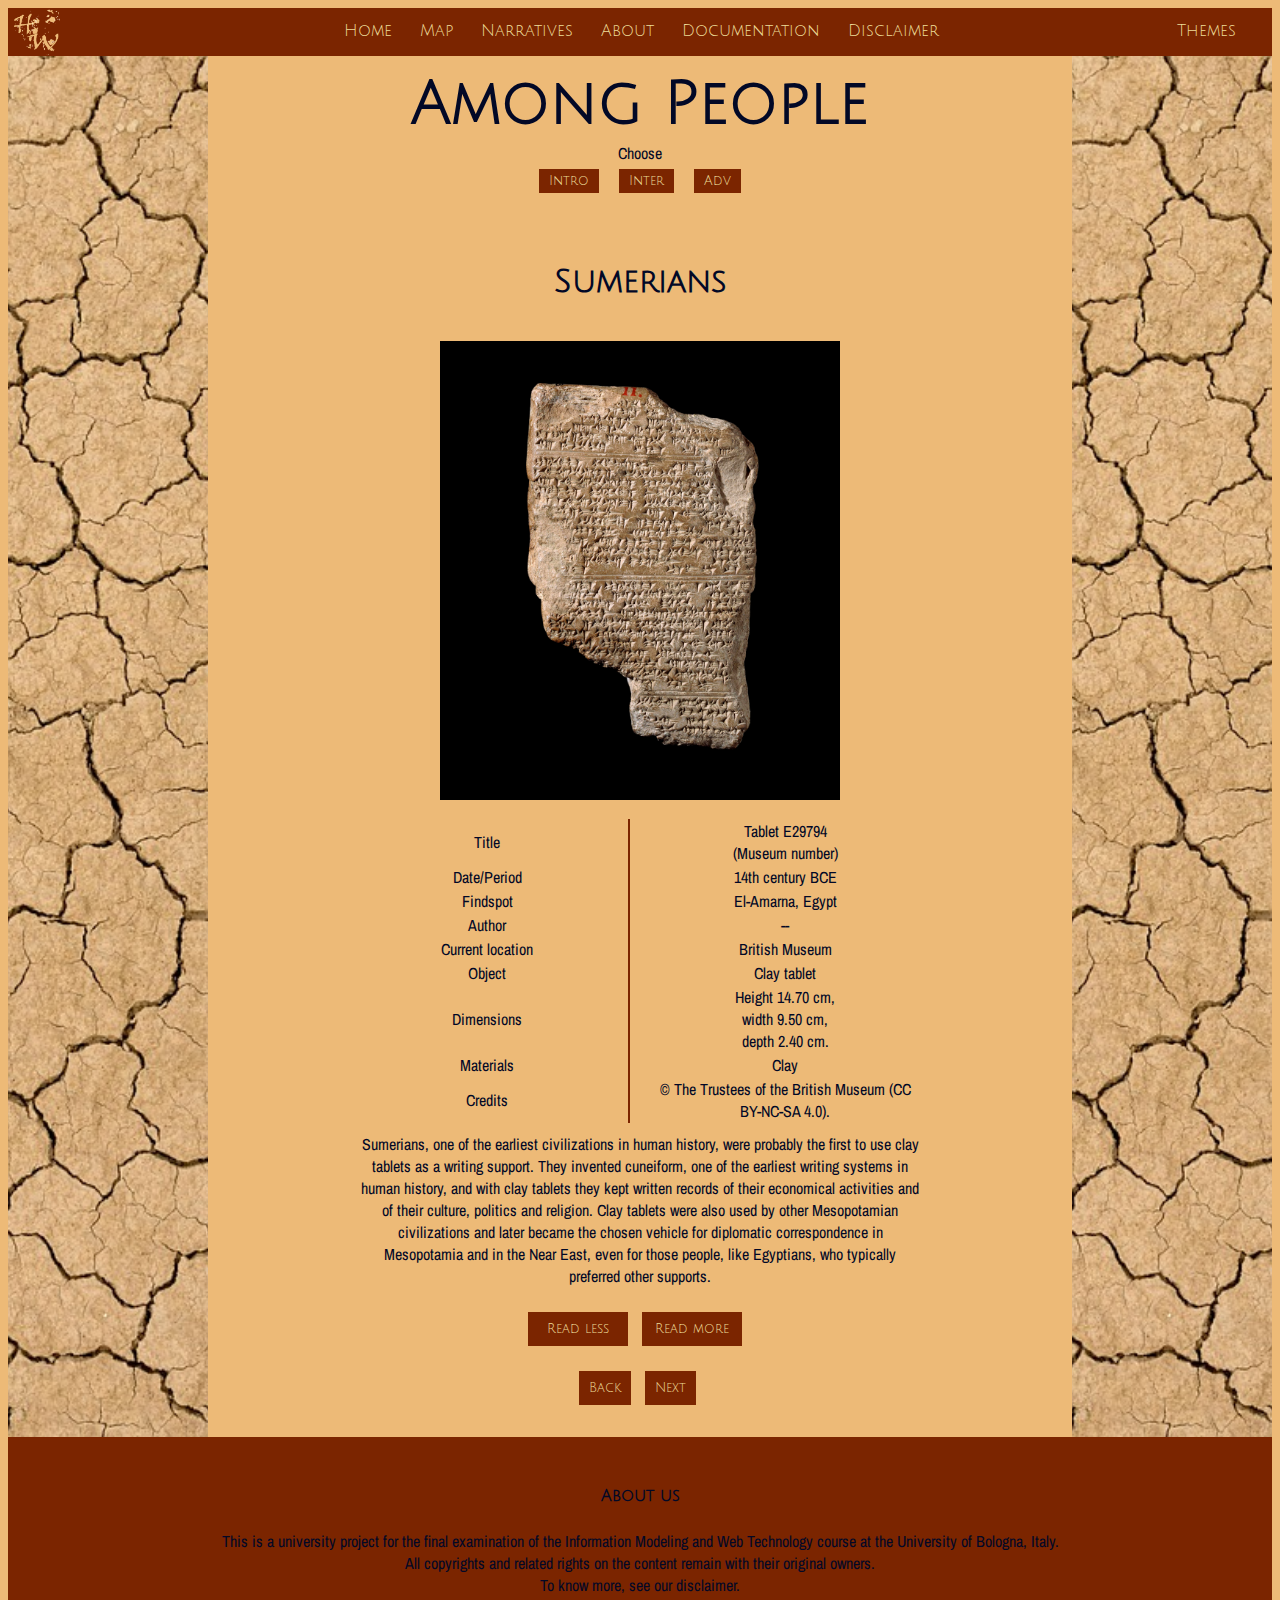
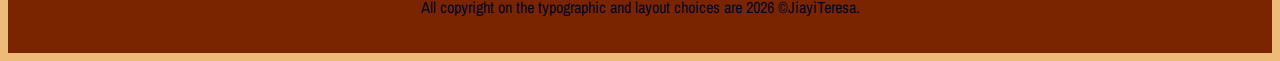
<file: narr2.html>
<!DOCTYPE html>
<html>
<head>
   <meta name="viewport" content="width=device-width, initial-scale=1.0">
   <title>Among People</title>
   <link href="https://fonts.googleapis.com/css2?family=Protest+Revolution&display=swap" rel="stylesheet">
   <link href="https://fonts.googleapis.com/css2?family=Julius+Sans+One&display=swap" rel="stylesheet">
   <link href="https://fonts.googleapis.com/css2?family=Roboto+Mono:ital,wght@0,100..700;1,100..700&display=swap" rel="stylesheet">
   <link href="https://fonts.googleapis.com/css2?family=Archivo+Narrow:ital,wght@0,400..700;1,400..700&display=swap" rel="stylesheet">
   <link rel="stylesheet" href="https://fonts.googleapis.com/css2?family=Material+Symbols+Outlined" />
   <link rel="stylesheet" href="clay_style.css" id="t1" >
   <link rel="stylesheet" href="wood_style.css" id="t2" disabled>
   <link rel="stylesheet" href="typewriter.css" id="t3" disabled >
   <link rel="stylesheet" href="digital.css" id="t4" disabled >

</head>
<body class="N2bd">
    <section class="header" id="narrHeader">
      <nav id="navbar">
         <a href="index.html"><img src="images\logonobgcut.png" id="logo"></a>
         <div class="nav-links" id="navLinks">
            <span class="material-symbols-outlined close" onclick="hideMenu()">close</span>
            <ul>
               <li class="soloBtn"><a href="index.html">Home</a></li>
               <li class="soloBtn"><a href="map.html">Map</a></li>
               <li class="soloBtn"><a href="narr_intro.html">Narratives</a></li>
               <li class="soloBtn"><a href="about.html">About</a></li>
               <li class="soloBtn"><a href="documentation.html">Documentation</a></li>
                <li class="soloBtn"><a href="disclaimer.html">Disclaimer</a></li>
               </ul>
          </div>
          <div class="themesContainer">
               <li>
                  <a id="themes" href="" class="soloBtn">Themes</a>
                  <ul class="dropdown">
                  <li><button id="clay" class="changeButton" onclick="change('t1')"> Clay tablet</button></li>
                  <li><button id="woodcut" class="changeButton" onclick="change('t2')"> Woodcut </button></li>
                  <li><button id="typewriter" class="changeButton" onclick="change('t3')" > Typewriter</button></li>
                  <li><button id="digital" class="changeButton" onclick="change('t4')">Digital </button></li>
                  </ul>
               </li>
         </div>
         <span class="material-symbols-outlined open" onclick="showMenu()">menu</span>
      </nav>   
    </section>

    <div class="pageContent" id="pageContainer">
         <div class="side left" id="leftPg"></div>
         <section class="content" id="contentSec">
               <h1 class="title" id="narrTitle">Among People</h1>
               <section class="chooseLvl">
                  <p>Choose</p>
                  <div class="chooseBtnContainer">
                     <button id="introBtn" class="chooseBtn">Intro</button>
                     <button id= "interBtn" class="chooseBtn"  >Inter</button>
                     <button id= "advBtn" class="chooseBtn" >Adv</button>
                  </div>
               </section>
               <section>

                  <div class="row first N2" id="first">
                      <div class="N2Col amarna">
                         <h1 class="itemTitle">Sumerians</h1>
                         <img class="itemImg" src="images\393861001.jpg"> 
                         <table>
                           <tr>
                <td>Title</td>
                <td>Tablet E29794 <br>(Museum number)</td>
              </tr>
              <tr>
                <td>Date/Period</td>
                <td>14th century BCE</td>
              </tr>
              <tr>
                <td>Findspot</td>
                <td>El-Amarna, Egypt</td>
              </tr>
              <tr>
                <td>Author</td>
                <td>--</td>
              </tr>
              <tr>
                <td>Current location</td>
                <td>British Museum</td>
              </tr>
              <tr>
                <td>Object</td>
                <td>Clay tablet</td>
              </tr>
              <tr>
                <td>Dimensions</td>
                <td>Height 14.70 cm, <br>width 9.50 cm, <br> depth 2.40 cm.</td>
              </tr>
              <tr>
                <td>Materials</td>
                <td>Clay</td>
              </tr>
              <tr>
                <td>Credits</td>
                <td>© The Trustees of the British Museum (CC BY-NC-SA 4.0).</td>
              </tr>
                          
                         </table>
                         <div class="intro">
                            <p class="short"> Sumerians, one of the earliest civilizations in human history, were probably the first to use clay tablets as a writing support.  They invented cuneiform, one of the earliest writing systems in human history, and with clay tablets they kept written records of their economical activities and of their culture, politics and religion. Clay tablets were also used by other Mesopotamian civilizations and later became the chosen vehicle for diplomatic correspondence in Mesopotamia and in the Near East, even for those people, like Egyptians, who typically preferred other supports.  </p>
                            <p class="medium"> Sumerians were one of the earliest civilizations in human history, known for their incredible advances in science, technology, agriculture and culture. As a matter of fact, they invented cuneiform, one of the earliest writing systems in human history, to keep records of their business activities. But a writing system alone was not sufficient: they also needed a writing support. Although it can’t be said how and by whom clay tablets were invented, the Sumerians were surely among the first to use them, and in particular to use them to write texts and documents. Plenty of other civilizations in Mesopotamia- the region where Sumerians were locate-, also used clay tablets, usually to keep texts written in cuneiform; even those cultures who typically preferred other supports, like Egyptians, used clay tablets, especially when for diplomatic correspondence with rulers in Mesopotamia and in the Near East. 
                            </p>
                            <p class="long"> As for many innovations that happened far in the past, it’s not possible to tell who was the first person to use clay to create clay tablets. What is known, however, is that the Sumerians were among the first people to use clay tablets for writing: ever since the 4th millennium BCE, Sumerians used to clay to leave written traces of different types as a support for their economical, religious and political activities.<br>
The Sumerians were one of the earliest civilizations in human history: they lived in Mesopotamia, “the land between two rivers”, where the Tigris and Euphrates rivers provided abundant water, making it possible for people to farm and settle in one place. Early settlements evolved into cities: around 3500 BCE, the Sumerians began forming cities, creating one of the first known urban societies. Sumerian society was organized in city-states, each with its own ruler. Religion played a major role in daily life: Sumerians had a polytheistic faith, meaning they believed in multiple, different gods, and believed the gods could influence natural events like floods and droughts. As the center of their cities usually stood a ziggurat, a large temple for priests to perform rituals to the gods. <br>
Sumerians are known for their many achievements in different areas, such as mathematics, architecture and engineering, but their greatest achievement is the invention of writing: cuneiform, one of the earliest writing systems in human history, was invented by Sumerians around 3500-3000 BCE, originally to keep records of business and economical activities, but soon adopted in every contexts of daily life. Cuneiform found its best writing support in clay tablets: it’s thanks to this combination that historians can reconstruct life in ancient civilizations, and that we nowadays can still read on the oldest known epic stories of the world: the Epic of Gilgamesh. <br>
From then on, clay tablets carved with cuneiform texts were adopted by other civilizations, both Mesopotamian, like the Akkadians, the Babylonians and Assyrians, or more distant, like Hittites and Mycenaean Greeks. The Egyptians, on the other hand, strongly preferred papyrus; however, they did use clay tablets, especially during periods on contact with Mesopotamian people or for diplomatic correspondence. This is also why the Amarna Letters, the series of tablets to which this exemplar belongs to, is extremely fascinating: not only they testify to the use of clay tablets in ancient civilizations, but they also remind us of their extreme importance for diplomatic relations among foreign rulers. <br>

                            
                         </div>

                         <div class="intermediate">
                            <p class="intermediate short"> Clay was one of the earliest writing supports, widely exploited by ancient civilizations in Mesopotamia and in the Near East. Among them, Sumerians were surely the first to use them extensively as a writing support: clay tablets were regularly used to write texts in cuneiform, the writing system that Sumerian invented in the 4th millennium BCE and one of the earliest in human history. </p>
                            <p class="intermediate medium"> Clay is one of the earliest and most commonly used writing materials. Cheap and easily accessible, it was molded in the desired shape- usually, as a rectangle- and its surface, while wet, would be inscribed with a stylus, usually in bone or metal. The inscribed tablet would then be either left to dry in the sun or baked in specific ovens, becoming durable. The oldest clay tablets we know date back to the IV millennium BCE.  <br>
As one of the earliest writing supports, it’s not easy to pinpoint exactly when they were first used or by whom. However, Sumerians were probably the first to use them extensively: clay tablets were regularly used to write texts in cuneiform, the writing system that Sumerian invented in the 4th millennium BCE and one of the earliest in human history. Clay tablets carved with cuneiform texts were adopted by other civilizations, like the Akkadians, the Babylonians and Assyrians, and were widely for diplomatic correspondence. <br>
An example of the latter use is tablet E29794, belonging to the Amarna Letters, a series of Egyptian tablets found in 1888 in el-Amarna (modern name of Akhenaten), and dating back to the 14th century BCE. It reports the letter written from Tushratta, king of Mitanni (an area nowadays corresponding to northern Syria and Turkey), to Tiy (or Teye), Great Royal Wife of pharaoh Amenhotep III and mother of Akhenaten: the king hopes for stronger ties between the kingdoms. 

                            </p>
                            <p class="intermediate long"> Clay was an extremely common writing support in ancient times. It was inscribed with a bone or metal stylus and then either sun-dried or baked in a specific oven. The resulting tablets were durable and not particularly expensive: as such, they were especially apt for everyday uses, from diplomatic accounts to letters exchange. <br>
As one of the earliest writing supports, it’s not easy to pinpoint exactly when they were first used or by whom. However, Sumerians were probably the first to use them extensively as a writing support: clay tablets were regularly used to write texts in cuneiform, the writing system that Sumerian invented in the 4th millennium BCE and one of the earliest in human history. Cuneiform found its best writing support in clay tablets: it’s thanks to this combination that historians can reconstruct life in ancient civilizations, and that we nowadays can still read on the oldest known epic stories of the world: the Epic of Gilgamesh. <br>
From then on, clay tablets carved with cuneiform texts were adopted by other civilizations, both Mesopotamian, like the Akkadians, the Babylonians and Assyrians, or more distant, like Hittites and Mycenaean Greeks. The Egyptians, on the other hand, strongly preferred papyrus; however, they did use clay tablets, especially during periods on contact with Mesopotamian people or for diplomatic correspondence. <br>
Tablet E29794 is a clay tablet belonging to the so-called Amarna Letters, a series of Egyptian clay tablets discovered in 1888 in el-Amarna, modern name of Akhetaten, the capital city funded by the Pharaoh Akhenaten (or Amenhotep IV) and abandoned after his death. The tablets contain rich information on the political and diplomatic relationships of the territory in the 14th century. Of great importance are the exemplars that testify to the rebellions and uprising in different parts of the kingdom. Tablet E29794 preserves the letter written from Tushratta, king of Mitanni (an area nowadays corresponding to northern Syria and Turkey), to the Tiy (or Teye), queen of Egypt and mother of Akhenaten: the letter recalls the friendship between the royal houses of the kingdoms and wishes to strengthen it. <br>

                            </p>
                         </div>

                         <div class="advanced">
                            <p class="advanced short"> Clay was one of the earliest and most popular writing supports in human history. The Sumerians, inventors of cuneiform, were among the first to use them extensively to preserve any kind of written document, be it a business record or a religious text. Resistant and durable due to clay’s properties, clay tablets are susceptible to extreme temperatures and high humidity. Tablet E29794 is a clay tablet belonging to the Amarna Letters. 
                            </p>
                             <p class="advanced medium"> Clay was one of the earliest and most popular writing support. It’s not possible to determine exactly their first invention, but typically they are associated with Mesopotamian and Near East civilizations and, in particular, with Sumerians, probably the first to use them extensively as writing support. <br>
Their appreciation and pervasive use of clay tablets is strictly connected to economical and cultural reasons: as their business and trade increased, keeping records of the transactions and of the stored goods became fundamental. The need for better recordkeeping led to the development, in the 4th millennium BCE, of cuneiform, one of the earliest writing systems: soon, clay tablets were used to store any kind of document, from business records to religious and literacy texts. <br>
As they were durable and relatively cheap, clay tablets were extremely popular and used in many different contexts. Clay’s physical properties made clay tablets resistant to degradation and the attacks of fungi and bacteria; its composition can be analyzed to determine the tablets’ original geographical locations. <br>
Clay tablets were readily adopted as the prevalent writing support in Mesopotamia and in the Near East, but they were also widely accepted as the preferred medium for diplomatic correspondence: an example is tablet E29794, a clay tablet belonging to the Amarna Letters, a series of tablets discovered in 1888 in el-Amarna (Akhetaten). The tablets contain letters from the kings and governors of Western Asia to the pharaohs Amenhotep III and Amenhotep IV. Tablet E29794 preserves the letter written from Tushratta, king of Mitanni, to the Tiy (or Teye), queen of Egypt, Great Royal Wife of pharaoh Amenhotep III and mother of Akhenaten: the letter recalls the friendship between the royal houses of the kingdoms and wishes to strengthen it. 
</p>
                            <p class="advanced long"> Clay was one of the first writing support in human history. Although it’s not possible to determine who or when first invented them, it’s fair to say that Sumerians were among the first to use them to keep written records of their activities. <br>
Sumerians, one of the earliest human civilizations and one of the first urban society, are renowned for their many achievements, in plenty of different fields: to counteract the damaging effects of the Tigris and Euphrates’ floodings, they developed an irrigation system to protect and improve their agriculture; to honor their patron gods, in each city they built impressive ziggurats; they created calendars based on the moon, a base-60 number system which influenced modern timekeeping and overall improved  transportation, trade and farming efficiency. <br>
Above all, they invented cuneiform, one of the earliest writing systems, and used clay tablets to write and keep texts and documents of any kind. Cuneiform and clay tablets are how the Epic of Gilgamesh was preserved through the centuries, and how historians can study and reconstruct ancient civilizations in the Near East. <br>
Clay was an extremely popular and efficient writing support: its physical properties made tablets particularly resistant and durable. Unlike organic materials, such as papyrus, parchment or wood, clay is not susceptible to rot or biodegradation and is mostly not interested by the attack of insects and fungi. Under stable, favorable burial conditions, clay tablets thus can be preserved with little damage; extreme temperatures and high humidity, however, can affect them greatly. Clay’s composition can also be analyzed to determine the origin of tablets and the geographical source: the chemical composition of clay varies depending on its local environment and on the concentration of its mineral content. <br>
Clay tablets were readily adopted by other civilizations in Mesopotamia, in the Near East and, more rarely, in the Mediterranean. The Egyptians, who usually preferred papyrus, used clay tablets as well, albeit seldomly: clay tablets were the optimal choice for diplomatic correspondence with rulers in Mesopotamia or in the Near East. <br>
Of this type are the clay tablets belonging to the Amarna Letters, a series of tablets discovered in 1888 in el-Amarna (Akhetaten), the capital city funded by Pharaoh Akhenaten (or Amenhotep IV, c.1350-1334 BCE) and abandoned after his death. The tablets contain letters from the kings and governors of Western Asia to the pharaohs Amenhotep III and Amenhotep IV: as such, they contain rich information on the political and diplomatic relationships of the territory in the 14th century. Plenty of the letters are from Hittites, Babylonians, Mitanni, and Canaanite cities; of great importance are the exemplars that testify to the rebellions and uprising in different parts of the kingdom. The texts are mostly written with cuneiform script, rather than in Egyptian hieroglyphs, attesting to the widespread use of cuneiform, especially for diplomatic relations, and in Akkadian, the preferred diplomatic language in the ancient Near East. Tablet E29794 preserves the letter written from Tushratta, king of Mitanni, to the Tiy (or Teye), queen of Egypt, Great Royal Wife of pharaoh Amenhotep III and mother of Akhenaten: the letter recalls the friendship between the royal houses of the kingdoms and wishes to strengthen it. 
</p>
                         </div>
                         <div class="N2Col readButtons">
                             <button class="readLess readBtn" >Read less</button>
                             <button class="readMore readBtn" >Read more</button>
                         </div>
                         <div class="N2Col buttons">
                              <button class="back">Back</button>
                              <button class="next" >Next</button>
                         </div>
                      </div>
                  </div>

                  <div class="row N2">
                        <div class="N2Col">
                           <h1 class="itemTitle">Egyptians</h1>
                           <img class="itemImg" src="images\181329001.jpg"> 
                           <table>
                                            <tr>
                <td>Title</td>
                <td>Papyrus Sallier 3</td>
              </tr>
              <tr>
                <td>Date/Period</td>
                <td>19th dynasty</td>
              </tr>
              <tr>
                <td>Findspot</td>
                <td>Egypt</td>
              </tr>
              <tr>
                <td>Author</td>
                <td>--</td>
              </tr>
              <tr>
                <td>Current location</td>
                <td>British Museum</td>
              </tr>
              <tr>
                <td>Object</td>
                <td>Papyrus</td>
              </tr>
              <tr>
                <td>Dimensions</td>
                <td>Height 21 cm,<br> width 29.80 cm</td>
              </tr>
              <tr>
                <td>Materials</td>
                <td>Papyrus</td>
              </tr>
              <tr>
                <td>Credits</td>
                <td>© The Trustees of the British Museum (CC BY-NC-SA 4.0)</td>
              </tr>
                           </table>

                           <div class="intro">
                                <p class="short"> Papyrus was one of the most common writing supports in ancient times. Typically associated with Egyptians, it was obtained from the stem of the papyrus plant, found mostly in Egypt and in the Mediterranean regions. </p>
                                <p class="medium">Papyrus was an extremely common writing support in ancient times, probably used from the 3rd millennium BCE. It was relatively cheap to make, as it was obtained from the plant with the same name found in Egypt and Mediterranean areas. Papyrus is typically associated with the Egyptians: although there is no trace that clearly explains exactly how or when papyrus was invented, we know that the papyrus plant was extremely common in the Nile Delta, and that Egyptians used papyrus as a writing material as early as the 3rd millennium BCE, since the First Dynasty  (circa 3100–2900 BCE). </p>
                                <p class="long">In ancient times, papyrus was used as writing support probably since the 3rd millennium BCE. As for many other ancient writing materials, it’s not possible to say for sure when it was invented and by whom, but traditionally it’s strongly associated with Egyptians, who have been using it as a writing support ever since the First Dynasty (circa 3100–2900 BCE). <br>
The ancient Egyptians were one of the world’s most remarkable early civilizations, living along the Nile River in northeastern Africa from around 3100 BCE to 30 BCE, when Egypt became part of the Roman Empire. The Nile River provided plenty of water and fertile soil, allowing the Egyptians to grow wheat, barley and vegetables. Egyptian society was highly organized and hierarchical: the pharaoh, considered a god-king, ruled over the entire country; below him were priests, nobles, scribes, artisans, farmers and laborers. Religion was then extremely important: Egyptians were polytheistic, worshipping gods such as Ra (the sun god), Osiris (god of the afterlife), Isis, and Anubis. They believed strongly in the afterlife, which led to elaborate burial practices, including mummification, and built incredible tombs, temples, and monuments- such as the pyramids of Giza- to honor pharaohs and gods and display their power. <br>
The Egyptians developed another of the earliest writing systems, called hieroglyphics, which combined pictures and symbols to represent sounds, ideas, and objects. Writing was essential for keeping records, religious texts, laws, and literature. Scribes wrote on walls, statues, pottery and, most importantly, on papyrus. 
 </p>
                           </div>

                           <div class="intermediate">
                                <p class="intermediate short"> Strictly connected to the Egyptian civilization, papyrus was an extremely popular writing support, obtained from an aquatic plant easily found in the Nile Delta. Papyrus sheets were produced by organizing the strips obtained from the inner pith of the plant. </p>
                                <p class="intermediate medium">Extremely popular, papyrus was the principal writing support in ancient Egypt and in the Mediterranean areas, where the plant it was obtained from was easily available. Egyptians in particular are regarded as the first to use papyrus and as its biggest producers; although it’s not possible to say when exactly they invented it, it’s known from archeological finds that they used papyrus as early as the 3rd millennium BCE, during the First Dynasty. <br>
The papyrus sheets were obtained by processing the pith of the plant: the strips were organized perpendicularly and in multiple layers, which would be then pressed together to create a single sheet. The obtain “page” was then dried and polished. Papyrus sheets would then usually be bound together to form scrolls. As clay tablets, papyrus was used for almost any document: from legal and religious texts to business transactions and records, papyrus sheets could contain any type of text, making them an extremely important source of information for understanding the everyday life and historical contingencies of their writers. <br>
Around the 4th century CE, in Europe it was substituted by parchment, which was more durable, although more expensive and difficult to make.
</p>
                               <p class="intermediate long">Papyrus was an extremely popular writing support: the aquatic plant it is obtained from was greatly abundant in the Nile Delta, making it highly available and accessible. <br>
Egyptians are regarded as the first to use papyrus and as its biggest producers; although it’s not possible to say when exactly they invented it, it’s known from archeological finds that they used papyrus as early as the 3rd millennium BCE, during the First Dynasty. Egyptians were great inventors and innovators: they made important contributions in science, mathematics and technology; thanks to their engineering competences, they built massive stone monuments, canals, and irrigation systems. They also developed medical practices, using herbs and surgical techniques to treat injuries and illnesses. <br>
The papyrus sheets were produced by cutting the plant’s internal pith and arranging the resulting strips in perpendicular layers. The layers would be pressed one on top of the other, creating a singular, thicker sheet; once dried, the resulting sheet would be polished to increase the smoothness of the surface. Multiples sheets would be tied to create long scrolls, easy to carry around and to store. Papyrus was not used exclusively as a writing device: its fibers could also be used to make, among the many, baskets, mats, ropes and sandals. <br>
Writing was typically done with ink and reed pens. Papyri were cheap and easy to make, but poorly resistant to humidity: by the 4th century, in Europe they were substituted by parchment, a material obtained from animals’ skin, which was more difficult to create and expensive, but more resistant. <br>
Papyrus is more rigid than other supports and does not fold easily; additionally, it suffered from high humidity levels and temperate climates. Because of all these conditions, it is better preserved in arid environments, protected from any kind of mechanical stress.  
 </p>
                           </div>

                           <div class="advanced">
                               <p class="advanced short">Papyrus was extensively used in the Mediterranean and Near East, and, throughout the centuries, important cultural centers like Athens and Alexandria adopted it to write legal and literary documents. Its main users, producers and exporters were the Egyptians: the production of papyrus sheets was extremely important in ancient Egypt and became a standardized craft as early as the 3rd millennium BCE.</p>
                               <p class="advanced medium">Papyrus, one of the earliest, most extensively used writing supports, is obtained from Cyperus papyrus L., an aquatic sedge native to the Nile Delta. Although it was commonly used by many civilizations, Egyptians were, surely, its greater users and producers.
Papyrus sheets are obtained from the processing of the internal pith of the Cyperus papyrus L., an aquatic sedge native to the Nile Delta and found in other areas of the Mediterranean. The interior would be cut into strips, which would be then arranged perpendicularly to strengthen the resulting sheet. Multiple papyrus sheets would usually be bound together into volumina: the text would be written in columns perpendicular to the scroll’s length. 
Egyptians used papyrus as a writing support as early as the First Dynasty, and built a florid commerce based on the exportation of scrolls and sheets: an extremely popular product in the Mediterranean markets, Egyptians would exchange it for goods like olive oil, silver, wine and wood. 


                               <p class="advanced long">Papyrus, one of the earliest, most extensively used writing supports, is obtained from Cyperus papyrus L., an aquatic sedge native to the Nile Delta and easily found in northeastern Africa and some other areas of the Mediterranean. Although it was commonly used by many civilizations, Egyptians were, surely, its greater users and producers: the production of papyrus sheets was extremely important in ancient Egypt and became a standardized craft as early as the 3rd millennium BCE. 
Egyptians used papyrus as a writing support as early as the First Dynasty, as the earliest surviving papyrus fragments can attest, but even before that, papyrus was used for the creation of different types of objects, like boats, mats, ropes. To make papyrus, the plants would be deprived of the outer rind and the internal pith sliced into thin strips (usually 1-2 cm wide). The strips would be arranged perpendicularly: a first layer would be laid horizontally on a flat surface, with the strips organized one next to the other; the second layer would be placed on top on the first one, but vertically, creating a cross-laminated scheme. The layers would then be dampened with water: this step was crucial to activating the sugars, primarily polysaccharides, that made the strips adhere to one another. The obtained sheet would then be pressed and dried, then smoothed with stones or shells and, usually, tied with other sheets into scrolls. 
Rolled scrolls and sheets constituted one of ancient Egypt’s most valuable exports: Egyptians exported papyrus products throughout the Mediterranean and Near East, and especially to the Greeks and the Romans, who needed them for books, legal documents and government records. Crucial cultural centers like Athens, Rome and Alexandria depended considerably on Egyptian papyrus. 
Papyrus was transported by river boats along the Nile, then by the sea through the Mediterranean trade routes. It was then typically exchanged for goods that Egypt lacked, like wood, silver, copper, wine and olive oil. The exportation was often state-controlled: pharaohs and officials controlled papyrus’ production and trade and would sometimes restrict its exportation to protect Egypt’s political interests. Around the 3rd-4th century CE, however, as parchment became steadily preferred as the principal writing material, papyrus dominance as the main writing support started to decline; however, its production, exportation and use kept on for many centuries, up to the 12th century.

 </p>
                           </div>
                           <div class="N2Col readButtons">
                               <button class="readLess readBtn" >Read less</button>
                               <button class="readMore readBtn" >Read more</button>
                           </div>
                           <div class="N2Col buttons">
                                <button class="back">Back</button>
                                <button class="next">Next</button>
                           </div>
                      </div>
                  </div>

                  <div class="row N2">
                      <div class="N2Col">
                         <h1 class="itemTitle">Cai Lun</h1>
                         <img class="itemImg" src="images\DP153705.jpg"> 
                         <table>
                           <tr>
                <td>Title</td>
                <td>Night-shining white</td>
              </tr>
              <tr>
                <td>Date/Period</td>
                <td>ca. 750 CE (Tang Dynasty)</td>
              </tr>
              <tr>
                <td>Location</td>
                <td>China</td>
              </tr>
              <tr>
                <td>Author</td>
                <td>Han Gan (active ca. 742-756)</td>
              </tr>
              <tr>
                <td>Current location</td>
                <td>The MET</td>
              </tr>
              <tr>
                <td>Object</td>
                <td>Painting</td>
              </tr>
              <tr>
                <td>Dimensions</td>
                <td>Height 30.8 cm, <br> length 34 cm.</td>
              </tr>
              <tr>
                <td>Materials</td>
                <td>Ink on paper</td>
              </tr>
              <tr>
                <td>Credits</td>
                <td>The MET</td>
              </tr>
                         </table>
                         <div class="intro">
                             <p class="short"> Paper, probably the most important and known writing support, was revolutionized and refined by Cai Lun, an imperial officer in the 1st century CE China. His papermaking process made paper cheap and efficient, and helped make it as affordable and popular as it is known today. </p>
                             <p class="medium">For centuries, before computers, smartphones and Internet, almost every piece of knowledge and every communication was done with paper. Paper was invented in China, probably around the 2nd century BCE, but is traditionally connected to Cai Lun, the imperial officer that revolutionized its production process in the 1st century CE. Cai Lun (c. 50-121 CE), who served at court during the Han Dynasty, innovated and refined the papermaking process, making paper more affordable and easier to produce efficiently and in large quantities. Paper was quickly adopted to redact any type of document and art and then spread across countries to become the most popular and used writing support. </p>
                             <p class="long">Before computers, smartphones and Internet, everything was made with paper: every document, every information, every piece of knowledge and communication was almost always written on paper. The importance of this medium cannot be overstated. 
Paper itself has a long history, probably even longer than what we believe right now: the earliest surviving fragments date back to the 2nd century BCE, but we still can’t know for sure if it wasn’t invented even earlier than that. What we know, however, is that paper was invented in China, and that in 1st century CE an imperial officer, Cai Lun, revolutionized paper and papermaking to the extent that his name was then and is still now inexorably connected to the invention of paper. 
Cai Lun (c. 50-121 CE) served during the Eastern Han Dynasty under Emperor He; he was responsible for overseeing the production of weapons and tools, which probably gave him access to technical and technological knowledge and to different materials. Around 105 CE, he formally presented his improved method for papermaking: by using everyday materials like mulberry bark, hemp fibers, rags and old fishing nets, he made paper cheaper, easier to produce, and definitely more affordable and manageable than silk and bamboo, the materials back then typically used to write. The impact of its innovation was incalculable: paper quickly became essential for government administration, education, literature, art. Centuries later, this paper and papermaking technique would spread along trade routes to the Islamic world and to Europe, transforming and reshaping culture and communication.
During his lifetime, Cai Lun was honored with a high status at court, but, unfortunately, it didn’t last long, as later political struggles caused his downfall and death, in 121 CE. His legacy, however, endured, and he is still remembered as a key figure in the history of technology and communication.  
</p>
                         </div>

                         <div class="intermediate">
                            <p class="intermediate short"> Paper is an extremely important and versatile medium, for centuries the preferred choice for writing. As one of China’s Four Great Inventions, paper is still highly regarded, and so is its main innovator, Cai Lun (c.50-121), an imperial officer during the Han Dynasty, whose life was deeply intertwined with political intrigues.  </p>
                            <p class="intermediate medium">For centuries the principal instrument for communication, literacy and record-keeping, paper is an incredibly valuable material, and its inventor is still now highly regarded. Although recent findings prove that paper was invented as early as the 2nd century BCE, or even earlier, traditionally the most important figure in its evolution is Cai Lun (c.50-121), the imperial eunuch that in 105 CE refined its production and made it affordable and practical. 
As an imperial eunuch, Cai Lun’s life and career were deeply intertwined with political struggles, leading him to his death in 121 CE.  
</p>
                            <p class="intermediate long">Traditionally, the origin of paper is traced back to ancient China around 105 CE, attributed to Cai Lun (c. 50-121 CE), an imperial eunuch serving under Emperor He during the Han Dynasty; nowadays, recent findings led to believe that paper was invented and used as early as the 2nd century BCE, but Cai Lun is still regarded as a fundamental and pivotal figure for paper innovation and diffusion. 
Before Cai Lun, paper was usually made from hemp fibers and was typically rough and fragile. As writing supports, bamboo and silk were preferred, but they came with some shortcomings: bamboo scrolls were heavy and difficult to store, while silk was extremely expensive. In 105 CE, Cai Lun thus introduced his new papermaking process: by combining multiple materials, most importantly trees’ bark, he made paper more robust, cheaper and easier to produce. As he standardized its production, as well, paper became smoother, thinner, more affordable, and essential. Such was the impact of Cai Lun’s innovation that in Chinese culture he is remembered in ancestor worship and in folklore. 
His inventiveness was probably nourished and strengthened while he served as Director of the Imperial workshops, overseeing the manufacture of weapons, tools and court supplies: this position gave him technical knowledge and access to materials and skills, ideal conditions for experimentations. During his career at court, he was appreciated for his honesty, craftmanship and literary knowledge; for his innovations in papermaking, he was promoted and rewarded. But as Emperor He died and court politics shifted, Cai Lu became involved in political struggles connected to his early years at court and in 121 CE, under Emperor An, he committed suicide. 
</p>
                         </div>

                         <div class="advanced">
                            <p class="advanced short">Traditionally, Cai Lun (c. 50-121 CE) is remembered as the inventor of paper. Even now that archeological findings proved that paper was used in China as early as the 2nd century BCE, Cai Lun is still a highly regarded figure, as his innovations in papermaking techniques led to the incredible diffusion that made paper the most well-known, most used and more pervasive writing material. </p>
                            <p class="advanced medium">Cai Lun (c. 50–121 CE) was long honored as the inventor of paper, and he is celebrated for greatly improving papermaking techniques and enabling its widespread use. Born into a poor family during the Eastern Han dynasty, he rose through the imperial court as a eunuch and official, eventually becoming Director of the Imperial Workshops, a role that gave him technical expertise and access to materials. In 105 CE, he formally presented an improved type of paper made from rags, hemp fibers, and mulberry bark, which was cheaper, stronger, and easier to produce than earlier forms. His invention earned him high honors, but could not avoid him a tragic death in 121 CE.</p>
                            <p class="advanced long">For centuries, before archeological findings provided new insights, Cai Lun (c. 50-121 CE) was remembered and honored as the inventor of paper. Even now that it is known that paper was used in China as early as the 2nd century BCE, Cai Lun is still a highly regarded figure, and rightly so, as his innovations in papermaking techniques led to the incredible diffusion that made paper the most well-known, most used and more pervasive writing material. 
Not much is known about Cai Lun’s early life: he was born in the Guiyang Commandery, in the Hunan province, during the Easter Han dynasty (25-220 CE), into a poor family. His exact date of birth is unknown and traditionally estimated around 50 CE. More is known about his career at the imperial court, as an imperial eunuch and officer: although it’s not clear the exact date of his employment, it’s probable that he started working at court in the 70s; around 80 CE he was promoted to a Xiao Huagmen, becoming responsible for the messages between the imperial apartments and the outside court. In the same years, he was involved in the political machinations at court, and in particular with the aspirations of Empress Dou. Ever since 88 CE, he served under Emperor He; in the same year, he was nominated Shangfang Ling, Director of the Imperial Workshops, overseeing the manufacture of weapons, tools and court supplies: this position gave him technical knowledge and access to materials and skills. It was probably also thanks to this experience that his invention started to take shape, and then came to realization: in 105, he officially presented his innovated paper, made of a mix of rags, hemp fibers and mulberry bark, more affordable and easier to produce. For his invention, Cai Lun was promoted and awarded, and was highly regarded and honored. His fate, however, took a turn for the worse, when Emperor An came to power, in 121 CE. His wife, Empress Yan Ji, intended to question and punish Cai Lun for his earlier involvement in the palace intrigues: to avoid a dishonorable death, Cai Lun committed suicide in the same year. 
A life deeply intertwined with political struggles and court intrigues, Cai Lun is to this day regarded as a crucial, highly influential individual, being remembered in Chinese culture both in ancestor worship and in folklore. His innovation made paper cheaper and more robust: before him, paper was mostly made of hemp fibers, appearing fragile and impractical. Thanks to him, higher quality, more resistant paper was produced, with lower costs and easier production process: his paper and papermaking techniques would travel across trade routes and become the blueprint for modern paper and paper production process. 
 </p>
                         </div>
                         <div class="N2Col readButtons">
                             <button class="readLess readBtn" >Read less</button>
                             <button class="readMore readBtn" >Read more</button>
                         </div>
                         <div class="N2Col buttons">
                            <button class="back">Back</button>
                            <button class="next">Next</button>
                         </div>
                      </div>
                  </div>

                  <div class="row N2">
                      <div class="N2Col">
                         <h1 class="itemTitle">Johannes Gutenberg</h1>
                         <img class="itemImg" src="images\p15878coll100_2664_large.jpg"> 
                         <table>
                           <tr>
                <td>Title</td>
                <td>Gutenberg Bible</td>
              </tr>
              <tr>
                <td>Date/Period</td>
                <td>ca. 1454-1456</td>
              </tr>
              <tr>
                <td>Created in</td>
                <td>Mainz, Germany</td>
              </tr>
              <tr>
                <td>Author</td>
                <td>J. Gutenberg (1400?- 1468)</td>
              </tr>
              <tr>
                <td>Current location</td>
                <td>Harry Ransom Center, The University of Texas at Austin</td>
              </tr>
              <tr>
                <td>Object</td>
                <td>Incunambula</td>
              </tr>
              <tr>
                <td>Dimensions</td>
                <td>--</td>
              </tr>
              <tr>
                <td>Materials</td>
                <td>--</td>
              </tr>
              <tr>
                <td>Credits</td>
                <td>In Harry Ransom Center, The University of Texas at Austin</td>
              </tr>
                         </table>
                         <div class="intro">
                             <p class="short"> J. Gutenberg (c. 1400-1468) was a German inventor, goldsmith and craftsman who, in the mid-15th century, invented and perfectioned the movable type print. His inventiveness shaped how culture is produced and is distributed, leading to a proper revolution in communication and literacy. </p>
                             <p class="medium"> A pivotal figure in human history, J. Gutenberg (c. 1400-1468) has influenced how culture and communication were distributed for centuries, and even today, in the digital era, he is remembered as a fundamental figure for information and knowledge diffusion. 
J. Gutenberg (c. 1400-1468) was a German inventor, goldsmith and craftsman, who is credited with multiple inventions and innovations that helped creating and improving the modern movable type print: his printing process was fast, cheap and efficient, ensuring the production of hundreds of beautiful, identical and affordable books’ copies, making books more accessible and encouraging the diffusion and availability of knowledge.
Among the many inventions, the hand-mold is one of the most important, as it helped creating hundreds of cheap copies of types- the metal blocks used to represent alphabetic letters- speeding up the printing process and cutting the costs.
</p>
                             <p class="long"> In European and Western history, there are few people that can be said to have revolutionized communication and culture quite like Johannes Gutenberg did. His inventiveness and foresight shaped how culture is produced and how knowledge is distributed, leading to a proper revolution of how books and readings were seen and appreciated. 
J. Gutenberg (c. 1400-1468) was a German inventor, goldsmith and craftsman who, in the mid-15th century, invented and perfectioned the movable type print. Before him, there weren’t really many choices for producing books: mostly, you either copied a book by hand, a process that was extremely long, difficult and expensive, or, in the 14th-15th century, you used woodcut to create block books, a slightly quicker method, as you could realize multiple prints of the page by reusing the same woodblock, but still complex, time-consuming and expensive. Gutenberg’s printing process, on the other hand, was faster, cheaper, and capable of producing almost identical hundreds of copies of the same books: there was, truly, little competition. 
The details of Gutenberg’s early printing process are not known: as not a lot is known about his life and work in general, it’s very possible that his early printing process was a bit different from the later, traditional, standardized one; nonetheless, his movable type print helped pave the way for later innovations and refinements. Traditionally, Gutenberg is credited with multiple different inventions, the most important of which is the hand mold, capable of creating cheap, large quantities of metal types. A metal type is a small block on whose end is carved an alphabet letter: when some ink is deposited on the carved letter, the type can be used to “print” that letter on a page. Making a type, however, was an extremely long, complex and delicate process: each type was carved by hand, a process requiring a lot of time, skill and precision. The hand mold revolutionized this process: instead of having to carve multiple types of the same letter by hand, one single type was sufficient, and was used to create a matrix, a soft metal bar in which the letter would be incised by hammering the type on its surface. This matrix was then placed into the hand-held mold, a small machine with an empty recess on the inside, where the liquid metal was put. The metal would cool immediately, creating a perfect copy of the original type: now multiple copies of the same types could be created easily and quickly, without the need to hand-carve hundreds of them!
On top of that, Gutenberg is also credited with the introduction of a specific type of ink and of a type of press mechanism that was faster than printing by hand; to top this all, his taste and ambition to create the most perfect, harmonious books, influenced the book production, leading to the creation and distribution of beautiful, artistic and carefully designed books.
 Gutenberg’s inventions led to true revolution in information and literacy in Europe, without which the Renaissance and Protestant Reformation would have been extremely different. Even in the era of digitality and technology, he is still remembered as one of the most important figures in humanity’s cultural and communication history. </p>
                         </div>

                         <div class="intermediate">
                              <p class="intermediate short"> J. Gutenberg’s (c. 1400-1468) movable type print revolutionized culture and communication, leading to the creation of a large-scale book market and the diffusion of knowledge and literacy: his impact on culture, economics, politics, science and literature is difficult to estimate, and impossible to deny. Born and raised in Germany, little is known about his life and career. </p>
                              <p class="intermediate medium"> The invention of movable type printing revolutionized culture and communication, leading to great changes also in economics, politics, science and literature. This new printing system simplified the books production process, making books more affordable and widely accessible, leading to a significant increase in literacy and demands for knowledge and texts. <br>
This invention is credited to Johannes Gutenberg, (c. 1400-1468), a German goldsmith, craftsman and inventor, whose life was spent between Mainz and Strasbourg. Little is known about his life and education: most of the information we have concerns his relationship with his financer and business partner Johann Fust, which turned sour in the later years of their lives. 
</p>
                              <p class="intermediate long"> The invention of the movable type print is often referred to as a pivotal moment for the evolution of culture and knowledge, with a significant impact also on the economic, scientific, religious and political spheres.  The new printing system, in fact, simplified and sped up the books production process, allowing for the mass production of cultural and literary objects: books became cheaper, widely accessible and easily reproducible in fixed versions, which encouraged the spread of knowledge and transformed reading into a personal, accessible and ordinary activity.  <br>
The invention and refinement of this printing method is credited to Johannes Gutenberg (c. 1400-1468), a German goldsmith, craftsman and inventor whose inventions marked the first steps for modern printing methods and books production. Not much of his life is known: he was born in Mainz, sometimes between the late 14th century and the early 15th century, son of a patrician and merchant. He probably attended university; in the 1430s, he moved to Strasbourg and became a goldsmith, but more detailed knowledge on his education is not known. It was in Strasburg that he developed his ideas on the movable type print and realized the first machines and the first books copies, also thanks to a significant loan from Johann Fust, a wealthy goldsmith. Their collaboration, however, turned sour after Gutenberg’s inventions became public, revealing their value: Fust won the subsequent court case, obtaining control over Gutenberg’s workshop and later becoming a successful printer. Gutenberg, nonetheless, probably created a new printing shop, and in 1465 was awarded a title and stipend for his inventions. <br>
Differently from xylography, movable type print consisted into the creation of individual metal casts for each letter of the alphabet, which would then be organized and arranged into the intended lines or pages. The same letters’ casts could then be reused and rearranged to create different pages and mistakes could be easily fixed by swapping single letters, without the need to create ex novo a specific cast for that specific line. The system, thus, was more efficient and less resource-consuming, and allowed for increased flexibility and scalability.
 </p>
                         </div>

                         <div class="advanced">
                            <p class="advanced short"> With his inventions, J. Gutenberg (c. 1400-1468) refined and improved the movable type printing system, leading to the creation of a large-scale market and the diffusion of knowledge and literacy. His key invention is probably the hand mold, which allowed to make large quantities of types.  </p>
                            <p class="advanced medium"> Movable type printing revolutionized the way books were made, sold and read in Europe. This printing system was invented and refined by J. Gutenberg (c, 1400-1468), a German craftsman and goldsmith who, in the mid-15th century, combined new technologies and materials to create the modern movable type printing. In particular, he introduced the hand mold, with which it was possible to create large quantities of types at lower costs, and introduced a mechanical press, which allowed for a uniform, reproducible and faster printing process. 
The first book to be ever printed with this method was the Bible: Gutenberg printed 180 copies of it, each copy now regarded as a pivotal testimonial to a radical cultural change. 
</p>
                            <p class="advanced long">J. Gutenberg’s movable type revolutionized the printing system and encouraged the creation of a large-scale books market and the diffusion of literacy, knowledge and new ideas.  
Movable type printing was already known in East Asia, thanks to the inventions and innovations of artist and engineer Bi Sheng (990-1051); however, the invention of the modern movable type printing system is traditionally credited to Johannes Gutenberg (c. 1400-1468), a German craftsman who used his knowledge and skills as a goldsmith to create and refine a printing process that could simplify book production.  <br>
Gutenberg’s life and education are, to this day, unclear: it’s known that he was born in Mainz, son of Friele Gensfleisch zur Laden, patrician and merchant, and his second wife, Else Wyrich, daughter of a shopkeeper. As the son of a patrician, Gutenberg probably received a high-quality education from a young age and attended university; however, as his mother was not of the same social status, he could not inherit his father’s position as a member of the mint’s companionship. In the 1430s he moved to Strasbourg, where he worked as a goldsmith and, in the 1440s, developed his movable printing press. To finance his inventions, he asked and obtained a consistent loan from Johann Fust, a fellow goldsmith; their relationship, however, quickly deteriorated, and in the 1450s Fust won control of Gutenberg’s workshop in a court case. A bankrupted Gutenberg left Strasbourg and probably opened a new printing shop; for his achievements, in 1465 he received a title and a stipend from the Archbishop von Nassau, but died soon after. To this day, his name is remembered among those who changed and shaped history, and he is regarded as one of the most important figures in human history.<br>
Gutenberg’s movable type combined several technologies into a single, reproducible system. He developed a durable alloy made of lead, tin and antimony, which had a low melting point and was durable enough to last through thousands of impressions; as for the typecasting device, he introduced the hand mold, which allowed to rapidly cast identical letters, leading to the creation of uniform types. Gutenberg also adopted a different kind of ink: as traditional water-based inks were unsuitable for metal casts, he opted for oil-based inks that interacted better with metal and transferred cleanly to paper. Lastly, for the printing press he took inspiration from existing screw presses, typically used in papermaking, which provided even, uniform and repeatable pressure and helped sped up production’s times. Gutenberg’s earliest typefaces tended to imitate manuscripts and, in particular, their scripts, mostly to provoke a sense of familiarity among readers. Pages were designed to resemble manuscripts: as such, they were organized into two columns, contained justified text and allowed for hand-painted initial letters and rubrication. 
The Gutenberg’s Bible is the first, and probably most famous, product of Gutenberg’s press: Gutenberg realized 180 copies, mostly in paper but also in vellum, all with consistent typography and combining printed text and hand illumination
</p>
                         </div>
                         <div class="N2Col readButtons">
                            <button class="readLess readBtn" >Read less</button>
                            <button class="readMore readBtn" >Read more</button>
                         </div>
                         <div class="N2Col buttons">
                              <button class="back" >Back</button>
                              <button class="next" >Next</button>
                         </div>
                      </div>
                  </div>

                  <div class="row N2">
                       <div class="N2Col">
                        <h1 class="itemTitle">Medieval scribes</h1>
                        <img class="itemImg" src="images\2020MN5870.jpg"> 
                        <table>
                           <tr>
                <td>Title</td>
                <td>Quill pen</td>
              </tr>
              <tr>
                <td>Date/Period</td>
                <td>1680-99</td>
              </tr>
              <tr>
                <td>Location</td>
                <td>England</td>
              </tr>
              <tr>
                <td>Author</td>
                <td></td>
              </tr>
              <tr>
                <td>Current location</td>
                <td>V&A</td>
              </tr>
              <tr>
                <td>Object</td>
                <td>Quill pen</td>
              </tr>
              <tr>
                <td>Dimensions</td>
                <td>Length 9 inches</td>
              </tr>
              <tr>
                <td>Materials</td>
                <td>Coloured silk and metal threads</td>
              </tr>
              <tr>
                <td>Credits</td>
                <td>© Victoria and Albert Museum, London, 2025</td>
              </tr>
                        </table>
                        <div class="intro">
                            <p class="short">  Quills were the prevalent writing tool during the Middle Ages. They are typically associated with the medieval scribes working in monasteries: the scribes were responsible for producing beautiful complete copies of important texts, which implied a long, complex process of hand-copying texts on parchment using quills and calami. </p>
                            <p class="medium"> When talking of past writing tools, the quill is probably one of the most recognizable and known instruments: a quill is often seen as a symbol of a great writer and easily evokes the image of old books written in candlelight. <br>
Quills were mostly during the Middle Ages, and were one of the fundamental tools, along with the ink stored in calami and parchment, of the medieval scribes. Scribes were professional copyists who reproduced books and texts and ensured their survival and diffusion. They were mostly monks working in monasteries, and their work was characterized by silence, regular hours and strict rules.
</p>
                            <p class="long"> Before the modern printing press, texts were only produced by hand, and books existed only because scribes patiently copied them by hand. Their labor was slow, complex, and error-prone: what they chose to copy, how they copied it, and even the errors they introduced determined how a text would be known and distributed.<br>
The professional figure of the scribe emerged with writing systems: it first appeared in Mesopotamia, but it was as common in other ancient cultures, like Egyptians, Persians, Indians, Chinese, Greco-Roman. In the western world, they became fundamental in the Middle Ages, where, with their work, they ensured the transmission of culture and the survival of ancient texts. Most medieval scribes were monks who worked in monastic scriptoria, dedicated writing rooms in monasteries. Scribal work was both practical and spiritual: copying sacred texts was considered an act of devotion, and writing itself became a form of prayer, with discipline and repetition reinforcing religious obedience. Their work was characterized by silence, regular hours, and strict rules. <br>
Medieval scribes realized manuscripts, hand-written books made of parchment or vellum and often richly decorated. To write on them, they could use reed pens or, more often, quills. Quills were the main writing tool in the Middle Ages, especially when writing on parchment: obtained from birds’ feathers, as reed pens they could not store ink internally, so they had to be frequently dipped in the calamus, the inkwell which held the liquid ink. 
 </p>
                        </div>

                        <div class="intermediate">
                            <p class="intermediate short">  Medieval scribes were essential to the survival and transmission of knowledge: before printing, all books were copied by hand, and scribes’ choices shaped which texts endured and in what form. Many classical works survive today only through medieval manuscripts. <br>
Most medieval scribes were monks working in monastic scriptoria; scribes often acted as editors and commentators, producing multiple versions of the same text. Writing was done mainly on parchment or vellum using quills dipped in ink, tools that remained standard until gradually replaced by metal pens.
</p>
                            <p class="intermediate medium"> Medieval scribes played a crucial role in the preservation and transmission of knowledge. Before the invention of the printing press, books existed only because scribes manually copied texts, and their choices determined which works survived and in what form. Many ancient literary and philosophical texts reached the modern era through medieval manuscript copies, making scribal labor fundamental to cultural preservation. <br>
Medieval scribes were most often monks working in monastic scriptoria. For them, copying texts—especially sacred and liturgical works—was both a practical task and a spiritual act, governed by discipline, silence, and humility. Scribes were not merely passive copyists: they frequently acted as editors and commentators, adding corrections and marginal notes. <br>
Scribes primarily wrote on parchment or vellum, costly materials that required careful, high-quality workmanship. Manuscripts were typically written in refined scripts and often richly decorated. The main writing tool was the quill, usually made from goose, swan, or crow feathers and used with liquid ink. Over time, quills were gradually replaced by metal dip pens and later fountain pens.
</p>
                            <p class="intermediate long"> Medieval scribes were the primary agents through which knowledge survived, traveled, and evolved in Europe between roughly the 5th and 15th centuries. Long before the printing press, books and their copies existed only because scribes patiently copied texts by hand: their labor was slow, exacting, and pivotal: the choice of what to copy and the way a book was copied determined which texts were going to be distributed and which not, and in which shape and form. Plenty of ancient literary and philosophical texts survived to modern day through medieval copies made by scribes: their work, hence, was fundamental. <br>
The professional role of the scribe emerged in Mesopotamia, and was equally common in many ancient civilizations: as writing and reading were not common skills, educated scribes were necessary to redact and copy any type of texts. In the Middle Ages, most scribes were monks, and thus worked within monastic scriptoria, dedicated writing rooms attached to monasteries. For monks, scribal labor was both practical and spiritual; not differently from different, earlier cultures, copying sacred texts or liturgical books was considered an act of devotion. Writing itself became a form of prayer, with discipline and repetition reinforcing religious obedience. Silence, regular hours, and strict rules governed their work, with an emphasis on humility rather than on authorship. Scribes were not, however, always passive copyists: many acted as editors, translators and commentators, adding marginal notes and corrections. As a result, many medieval texts were different from their original, and different within each other: multiple copies of the same book usually differed slightly in some ways, making it difficult for modern scholars to understand how the original text used to be like. By the later Middle Ages, scribes increasingly worked outside monasteries: professional urban scribes produced legal documents, letters, and books for universities and wealthy patrons. <br>
Scribes usually worked with parchment or vellum: as the material was extremely expensive, the final product had to be of the highest quality. Usually, the manuscripts were richly decorated and written with specific, refined scripts. Scribes worked mainly with quills, dipped in liquid ink: quills were obtained from birds’ flight feathers, shed during the moult. Goose’ feathers were the most common, as well as swans’ feathers and crows’ feathers, the latter being especially useful for fine, detailed work. The end of the quill was sharpened to create the nib; as it tended to wear down easily, penknives were used to resharpen it when necessary. Funnily, quills did not keep the feathers, as the movies and the common imaginary would tell: the feathers, called barbs, were almost completely stripped down, and partially kept for fashion reasons only in the later centuries. Quills were used with inkwells, as they could not hold internal ink reservoirs. As the metal dip pens, and, more importantly, the fountain pens were introduced, the quill was slowly abandoned.
 </p>
                        </div>
 
                       <div class="advanced">
                            <p class="advanced short"> Before the modern printing system, monastic scribes preserved ancient and medieval texts through careful hand-copying, also ensuring their diffusion, albeit sparse. Their labor was slow and highly regulated, requiring great precision and visual consistency: the obtained manuscripts, written on parchment using quills and ink, were highly valuable and prestigious, for the materials used, the quality of the decorations, and the texts contained. </p>
                            <p class="advanced medium"> Scribes emerged alongside writing systems and were highly valued in ancient societies where literacy was scarce. Beyond copying texts, they played important roles in administration and legal work. In the Middle Ages, scribes became essential to the survival of ancient and medieval texts. <br>
Most European medieval scribes were trained monks working in monastic scriptoria: their work required great precision and care, as manuscripts had to meet high standards of accuracy and visual quality, making book production extremely slow and expensive. Scribes wrote on parchment or vellum using quills, which became common from the 6th century onward. The flexibility of quills allowed for refined scripts such as Carolingian minuscule and Gothic script.
</p>
                            <p class="advanced long"> Scribes emerged with writing systems: for centuries, reading and writing were not universal knowledge, and well-educated scribes were hence highly valued figures in every ancient civilization. Scribes weren’t just copyists: their skills were sought after also in the public administration and for legal services. In the Middle Ages, scribes became pivotal figures, as their work as copyists ensured that ancient or medieval texts would survive in modern times, albeit often in slightly different forms than their original. <br>
European medieval scribes were mostly specifically trained monks, who worked in the monasteries’ scriptoria. They were mostly tasked to copy religious or classic works, in Latin, Greek or Hebrew, regardless of their knowledge of the languages. Their work was strictly organized: scribes worked from dawn to the evening bells, every day except for the rest day. The copying process was time-consuming and required attention and care, not only to ensure the correctness of the text, but also to guarantee a high-level of quality to the manuscript as a whole: lines had to be straight and even and letters had to be regular and proper to the chosen writing script. It is estimated that a scribe would then be able to fully copy only two books per year. <br>
The scribes’ writing tools were typically parchment or vellum, calami, and quills. Originally, reed pens were used, but since the 6th century, quills became the common choice. To create a proper, high-quality quill, the choice of feathers was crucial. Usually, large flying feathers, shed during the molt, were the preferred choice; the feather’s shaft (or rachis) had to be strong, but flexible. Once the feather was chosen, it had to be dried for a prolong period of time, usually for weeks: the drying process made them sturdier and firmer. The nib had then to be cut by hand, usually using a small knife, and at a precise angle; an additional cut was made down the center to control ink flow through capillary action. The width of the cut could affect whether the writing would tend to be thinner or bolder. <br>
The ink would be deposited inside, in the hollow rachis, and along the cuts: surface tension and gravity would control how it moves across the writing supports. To properly use it, writers had to be careful on how much pressure they applied: too much pressure could split the nib, while too little would obstacle the ink flow. The quills’ peculiarities allowed scribes to create smooth curves and lines of different depths, leading to the refining of famous writing styles, like Carolingian minuscule and Gothic Script. 
 </p>
                       </div>
                       <div class="N2Col readButtons">
                             <button class="readLess readBtn" >Read less</button>
                             <button class="readMore readBtn" >Read more</button>
                       </div>
                       <div class="N2Col buttons">
                             <button class="back"> Back</button>
                            <button class="next"> Next</button>
                       </div>
                      </div>
                  </div>

                  <div class="row N2">
                       <div class="N2Col">
                          <h1 class="itemTitle">19th Inventors</h1>
                          <img class="itemImg" src="images\NMAH-JN2019-00457-000001_screen.jpg"> 
                          <table>
                                 <tr>
                <td>Title</td>
                <td>Pen used to sign the <br>Woman Suffrage Joint Resolution, 1919</td>
              </tr>
              <tr>
                <td>Date/Period</td>
                <td>Used on 4-5 June 1919</td>
              </tr>
              <tr>
                <td>Created in</td>
                <td>--</td>
              </tr>
              <tr>
                <td>Author</td>
                <td>--</td>
              </tr>
              <tr>
                <td>Current location</td>
                <td>National Museum of American History</td>
              </tr>
              <tr>
                <td>Object</td>
                <td>Pen</td>
              </tr>
              <tr>
                <td>Dimensions</td>
                <td>11.43 cm</td>
              </tr>
              <tr>
                <td>Materials</td>
                <td>Gold (overall)</td>
              </tr>
              <tr>
                <td>Credits</td>
                <td>National Museum of American History</td>
              </tr>
                          </table>
                          <div class="intro">
                               <p class="short">  The fountain pen was the first writing tool that could store ink internally, saving time during writing and avoiding staining papers and hands with ink. The first prototypes date back to the 10th century CE, but it wasn’t until the 19th century when the first patents for fully working fountain pens were issued. Like many other inventions, the fountain pen was gradually improved over the years by different inventors and innovators. </p>
                               <p class="medium"> Differently from reed pens, quills and dip pens, the fountain pens didn’t have to be used with inkwells, as they could store the ink in an internal reservoir. Their sleek and useful design led to the mass-production in the 19th century: the first English patent was issued in 1809 to Frederick Fölsch, but the first to become successful was the 1819 patent of John Scheffer’s. Interestingly, experimental prototypes of similar pens dated back to 10th century CE in Arab Egypt and to the Renaissance drawings of Leonardo Da Vinci. </p>
                                <p class="long"> As we’ve seen, before the 19th century writing was a messy, slow process: the probability of staining pages, hands and clothes with ink was extremely high, and often proved right. This problem, however, was well-known for centuries: the first experiments for a pen that could prevent ink spillage date back to the 10th century CE, when a prototype that could be held upside down without risks was invented in the Fatimid caliphate. Leonardo Da Vinci, as well, is known to have worked on a potential prototype during the Renaissance! <br>
The first working prototypes, however, began to appear in the 19th century: in the beginning of the century, plenty of patents were issued in Europe – in England, France and in USA, in particular- to inventors who proposed different solutions to the same problem. The first English patent was issued in 1809 to Frederick Fölsch, but the first to become successful was the 1819 patent of John Scheffer’s. During the century, this continuous evolution led to the proper invention of the fountain pen, the first writing instrument that could hold ink in an internal reservoir. Differently from reed pens, quills and dip pens, fountain pens did not need to be frequently dipped in the inkwell, saving time during the writing process; the internal reservoir and mechanisms which connected it to the nib prevented ink spillage, even when the pen was put down or upside down. 
</p>
                          </div>

                          <div class="intermediate">
                               <p class="intermediate short"> Fountain pens emerged from many inventors’ efforts to improve traditional writing tools. Although early experiments date back to antiquity, practical fountain pens were developed and patented in the 19th century, enabling reliable and continuous writing. They later lost their dominance with the rise of ballpoint pens but remain significant as milestones in the evolution of writing technology.</p>
                               <p class="intermediate medium"> Fountain pens evolved through centuries of inventors’ innovations and ideas, aimed at overcoming the limitations of traditional pens, particularly the lack of an internal ink supply and frequent ink spillage. Although early attempts to create self-inking pens date back to antiquity, fountain pens were first introduced and refined in the early 19th century, when patented designs made large-scale production possible. Their development sought to regulate ink flow through internal reservoirs and feed systems. By the mid-20th century, fountain pens were largely replaced by ballpoint pens as the preferred everyday writing tool.</p>
                               <p class="intermediate long"> As for many inventions, fountain pens have increasingly evolved throughout decades thanks to the innovations of many different craftsmen. Through the centuries, plenty of inventors have tried to create a functional writing tool that could solve the issues of the traditional pens: the lack of an internal storage of ink, which made it necessary to frequently dip the writing tool in external inkwells and calami, and the constant ink spillage, which stained clothes, hands and, more importantly, expensive writing supports. 
Fountain pens, the first pens to hold ink internally, were introduced in the early 19th century, and were further refined in the following years. The first prototypes, however, date far back, to the 10th century CE tests in Arab Egypt to create a pen that would not stain hands or clothes. A later prototype was also probably invented and created by Leonardo da Vinci. It was not until the 19th century that working prototypes started to be patented and manufactured in large numbers. The first English patent was issued to Frederick Fölsh, but many others were issued in the first half of the century. In the mid-20th century, as ballpoint pens started to be more widely used, fountain pens lost their prevalence as the preferred writing tool.
In fountain pens the ink, stored inside the pen, would be controlled and directed by the feed, a narrow channel close to the nib. Air pressure would help keep the flow constant and avoid spillage. The nib would be made of steel or gold, often tipped with a stronger material to increase durability. 
 </p>
                         </div>

                         <div class="advanced">
                               <p class="advanced short"> The fountain pen developed through centuries of experimentation and different inventors’ ideas. While early prototypes appeared as early as the 10th century, reliable fountain pens emerged in the 19th  century, with key contributions by Lewis Edson Waterman, whose 1884 capillary feed system enabled practical, leak-resistant pens. Fountain pens became widespread in the early 20th century; today, they remain valued as objects of craftsmanship and tradition.</p>
                               <p class="advanced medium"> The history of the fountain pen developed through centuries of refinement and innovation, driven by the ideas of plenty different inventors. In the 19th century reliable models emerged and began to replace quills and other traditional writing tools. Early patents include Frederick Fölsch’s prototype (1809) and Petrache Poenaru’s design (1827). A breakthrough came in 1884, when Lewis Edson Waterman introduced a capillary feed system that regulated ink flow, producing the first widely successful fountain pen.
In the 20th  century, fountain pens became widely used in business, education, and correspondence, while continued refinements improved their materials and functioning. By the mid-20th century, however, the invention of the ballpoint pen by László Bíró in 1938 shifted writing practices, and fountain pens were largely displaced.
Fountain pens store ink in an internal reservoir and regulate its delivery through a feed positioned beneath the nib. Ink flow relies on capillary action, gravity, surface tension, and air-pressure equalization. Different filling systems reflect varied approaches to ink storage and delivery. Because of their mechanisms, fountain pens require low-viscosity, water-based inks and regular cleaning to ensure proper functioning.
</p>
                               <p class="advanced long"> As for many inventions, fountain pens’ history developed through years of refinement and innovations, propelled by different inventors’ ideas and applications.
Early fountain pens appeared back in the 10th century, but it wasn’t until the 19th century that they became more reliable and popular and were mass-produced to replace quills and other traditional writing tools. At the base for the inventions stood the idea of building a tool less prone to ink spillage or leaking, and that it could hold ink internally. In 1809, one of the earliest prototypes was patented by Frederick Fölsch; less than twenty years later, P. Poenaru patented in France his own prototype, which used a swan’s quill as an internal ink reservoir. These early prototypes, however, still tended to leaking; in 1884, American inventor L. E. Waterman introduced a capillary feed system to regulate ink flow and solve spillage, creating the first widely successful fountain pen. 
In the 20th century, fountain pens became widely used for business, education and correspondence, while still being refined: different filling systems were developed, nibs became standardized, and high-quality materials were employed to improve durability. Mass production expanded through the growth of specialized pen companies. By the mid-20th century, however, the invention of the ballpoint pen by László Bíró in 1938 led to a shift in writing practices, and fountain pens were gradually replaced as the preferred everyday tool, becoming instead associated with tradition, craftsmanship, and symbolic value.
In fountain pens, the ink is stored in the internal reservoir; the feed, which controls the ink flow, sits under the nib. The feed was made of plastic or ebonite, and contained fins that store excess ink, regulate flow and prevent ink blobs; the feed uses capillary channels to deliver ink steadily and allows air to travel back into the reservoir. The reservoir could take different shapes and forms, depending on how it was filled and on how the ink was stored: the cartridge, for example, was pre-filled and disposable, but offered a limited range of inks; the converter had a reusable piston mechanism and allowed for bottled ink; the piston fillers draw ink directly into the pen, using a built-in mechanism; differently, the vacuum filler used pressure difference; lastly, the eyedropper could hold a barrel filled entirely with ink.
Fountain pens rely on capillary action and gravity: capillary action pulls the ink toward the nib, while gravity assists the ink flow. Surface tension prevents the ink from flooding the paper, while air pressure equalization keeps the ink moving smoothly. 
As traditional inks tended to be corrosive and prone to build-ups, fountain pens had to use low- viscosity and water-based inks: dye-based inks were vibrant but less permanent than pigment inks and iron-gall inks were more permanent. The nibs required constant cleaning, to avoid ink build-ups could affect their functioning. 
 </p>
                         </div>
                         <div class="N2Col readButtons">
                               <button class="readLess readBtn" >Read less</button>
                               <button class="readMore readBtn" >Read more</button>
                         </div>
                         <div class="N2Col buttons">
                               <button class="back"> Back</button>
                               <button class="next"> Next</button>
                         </div>
                       </div>
                  </div>

                  <div class="row N2">
                         <div class="N2Col">
                               <h1 class="itemTitle">Sholes and Glidden</h1>
                               <img class="itemImg" src="images\NMAH-AHB2012q42916.jpg"> 
                               <table>
                                     <tr>
                <td>Title</td>
                <td>Sholes and Glidden type-writer</td>
              </tr>
              <tr>
                <td>Date/Period</td>
                <td>1874-1878</td>
              </tr>
              <tr>
                <td>Location</td>
                <td>New York, United States</td>
              </tr>
              <tr>
                <td>Author</td>
                <td>E. Remington & Sons</td>
              </tr>
              <tr>
                <td>Current location</td>
                <td>National Museum of American History</td>
              </tr>
              <tr>
                <td>Object</td>
                <td>Typewriter</td>
              </tr>
              <tr>
                <td>Dimensions</td>
                <td>Overall: 36.195 cm x 38.1 cm x 40.9575 cm</td>
              </tr>
              <tr>
                <td>Materials</td>
                <td>Iron (overall material)</td>
              </tr>
              <tr>
                <td>Credits</td>
                <td>Nationa Museum of American History <br> (Usage conditions)</td>
              </tr>
                               </table>

                               <div class="intro">
                                      <p class="short">The Sholes-Gridden typewriter was invented by three individuals: Christopher Sholes, Samuel Gridden, and Charles Gridden. It was through their collaboration that the typewriter evolved from a device “only fit for display in laboratories” into a practical writing tool that could be purchased and used.   </p>
                                      <p class="medium"> The Sholes-Gridden typewriter was invented through the collaborative efforts of three individuals: Christopher Sholes, Samuel Gridden, and Charles Gridden. Just looking at the inventors' combination makes it clear how a useful writing tool came into being.
Their collaboration transformed the typewriter from a laboratory prototype into a truly marketable and usable writing instrument, completing the crucial leap from “idea” to “product.”
This step meant that writing with a machine had, for the first time, truly entered the lives of ordinary people.
</p>
                                      <p class="long"> When it comes to who invented the Sholes-Gridden typewriter, it's not just the story of one or two individuals. It was developed through the collaborative research of three men: Christopher Sholes, Samuel Thoreau, and Charles Gridden. Sholes was responsible for designing the machine's structure and the layout of the keyboard. They conducted numerous experiments and made repeated improvements until they finally produced a decent prototype. Later, a large company named Remington took an interest in this invention. With factories and workers at their disposal, they could mass-produce and sell it to the public. Thus, the typewriter became the Remington No. 1, finding its way into offices and the lives of ordinary people. Therefore, this machine that revolutionized writing was not the work of a single genius, but the result of collaboration between inventors and a major manufacturer.
</p>
                               </div>

                               <div class="intermediate">
                                     <p class="intermediate short"> The Sholes and Glidden typewriter was developed jointly by Christopher Latham Sholes, Samuel W. Glidden, and Charles Glidden.
Their collaboration transformed the typewriter from an experimental device into a marketable product.
</p>
                                     <p class="intermediate medium"> The Sholes and Glidden typewriter was developed by American inventors Christopher Latham Sholes, Samuel W. Glidden, and Charles Glidden.
Sholes played a central role in the design process, particularly in keyboard layout and typing mechanisms.
Subsequently, Remington took over manufacturing and sales, enabling this invention to enter the market and achieve commercial success.
Thus, this typewriter represents both the outcome of individual invention and the product of industrial enterprise transformation.
</p>
                                     <p class="intermediate long"> Discussing the inventors of the Sholes and Glidden typewriter requires examining both individual creativity and the integration of industrial systems.
The typewriter was jointly developed by Christopher Latham Sholes, Samuel W. Thoreau, and Carlos Glidden, with Sholes playing a leading role in mechanical structure and keyboard design.
After numerous experiments and refinements, their prototype attracted the interest of the Remington company.
Leveraging its established manufacturing capabilities, Remington transformed this invention into a mass-producible product, launching it as the Remington No.1.
Thus, this invention was not the isolated achievement of a single inventor, but rather the result of synergistic collaboration between individual technical exploration and industrial production systems.
 </p>
                               </div>

                               <div class="advanced">
                                     <p class="advanced short">The Sholes-Gridden typewriter was developed collaboratively by Christopher Latham Sholes, Samuel Gridden, and Charles Gridden. This very structure of inventors reveals the inherent logic of innovation in writing instruments.
Their collaboration propelled the typewriter from an experimental device into a commercially viable writing product, achieving the crucial leap from technical concept to practical tool. This milestone signaled that mechanized writing production had formally met the conditions for entering the realm of mass adoption.
</p>
                                     <p class="advanced medium"> The Sholes-Gridden typewriter was developed collaboratively by Christopher Latham Sholes, Samuel Gridden, and Charles Gridden. The very composition of this inventing team reflects the deep mechanisms of innovation in writing instruments—technological breakthroughs are rarely the product of isolated genius, but rather the synergistic crystallization of diverse expertise under specific historical conditions.
Their collaboration achieved the critical leap from experimental apparatus to a commercially viable writing product, bridging the long-standing gap between technical concept and practical tool. This transition holds structural significance in the evolution of writing instruments: it signaled that mechanized text production had formally attained the conditions for entering mass practice, laying the dual foundation of labor and technology for the industrialization of writing.
</p>
                                     <p class="advanced long"> Exploring the authorship of the Sholes-Gridden typewriter requires examining the collaborative logic between individual creativity and industrial system integration.
Developed jointly by Christopher Latham Sholes, Samuel Thoreau, and Charles Gridden, Sholes played a leading role in designing the mechanical structure and keyboard layout. After a lengthy process of experimentation and iteration, the prototype caught the attention of Remington.
Leveraging its mature manufacturing system, Remington transformed this invention into a commercially viable product for mass production, launching it under the name Remington No. 1.
This process profoundly reveals the intrinsic structure of writing tool innovation: the combination of technological breakthroughs and industrial production capacity is the complete path for advancing a writing tool from conceptual prototype to mass adoption. In this sense, the birth of the typewriter belongs not to any single inventor, but is the joint product of individual technological exploration and the collaborative evolution of industrial systems.
 </p>
                               </div>
                               <div class="N2Col readButtons">
                                     <button class="readLess readBtn" >Read less</button>
                                     <button class="readMore readBtn" >Read more</button>
                               </div>
                               <div class="N2Col buttons">
                                      <button class="back"> Back</button>
                                      <button class="next"> Next</button>
                               </div>
                          </div>
                  </div>



                   <div class="row N2">
                        <div class="N2Col">
                           <h1 class="itemTitle">George C. Blickensderfer </h1>
                           <img class="itemImg" src="images\NMAH-AHB2012q26445.jpg"> 
                           <table>
                               <tr>
                <td>Title</td>
                <td>Blickensderfer No. 5 typewriter</td>
              </tr>
              <tr>
                <td>Date/Period</td>
                <td>1894-1897</td>
              </tr>
              <tr>
                <td>Location</td>
                <td>Connecticut, Stamford, (U. S.)</td>
              </tr>
              <tr>
                <td>Author</td>
                <td>George Canfiedl Blickensderfer</td>
              </tr>
              <tr>
                <td>Current location</td>
                <td>National Museum of American History</td>
              </tr>
              <tr>
                <td>Object</td>
                <td>Typewriter</td>
              </tr>
              <tr>
                <td>Dimensions</td>
                <td>Overall: 16.51 cm x 32.385 cm x 27.94 cm</td>
              </tr>
              <tr>
                <td>Materials</td>
                <td>--</td>
              </tr>
              <tr>
                <td>Credits</td>
                <td>Nationa Museum of American History</td>
              </tr>
                           </table>
                           <div class="intro">
                                <p class="short"> The Breckensrider No. 5 typewriter was designed by American inventor George Breckensrider. He applied for a patent in 1892 and subsequently brought this portable writing machine to market.</p>
                                <p class="medium">Behind the Breckensrider No. 5 stands inventor George Breckensrider, born in 1850 and deceased in 1917.
He invented this lightweight full-keyboard typewriter and patented it in 1892.
With this machine, he founded his own typewriter company and sold products worldwide, becoming a pivotal figure in popularizing typewriters.</p>
                                <p class="long">The birth of the Breakenridge No. 5 is inextricably linked to the life story of its inventor, George Breakenridge.
Raised in a family dedicated to inventing shorthand devices, he developed an early fascination with how people wrote. Observing the clunky, heavy typewriters of his time, he resolved to design a more compact and user-friendly machine.
In 1892, he secured a crucial patent and continued refining his design, ultimately creating the Model No. 5.
Its successful exhibition at the 1893 World's Fair not only introduced the machine to a wider audience but also helped him establish a factory and a global sales network.
Both an inventor and a businessman, Breikensdorp's story shows us that a great writing tool requires not only a brilliant idea, but also someone to bring it to the masses.
</p>
                           </div>

                           <div class="intermediate">
                                <p class="intermediate short"> The Blickensderfer No. 5 typewriter was designed by American inventor George Canfield Blickensderfer, who obtained patents for typewriter innovations in 1892 and brought this portable writing machine to market.
</p>
                                <p class="intermediate medium">George C. Blickensderfer (1850–1917) founded the Blickensderfer No. 5. He invented this lightweight, full-keyboard typewriter and secured its patent in 1892. ￼
This model helped establish his own typewriter company and was sold in multiple global markets, representing his pivotal role as an inventor and entrepreneur in popularizing typewriters. 
</p>
                               <p class="intermediate long">The invention of the Blickensderfer No. 5 is closely tied to George Canfield Blickensderfer's broader career. ￼
Born into a family of shorthand inventors, Blickensderfer observed the cumbersome writing devices of his time and designed a smaller, more streamlined typewriter. ￼
After securing a pivotal patent in 1892, he refined the design into the No. 5 model. Its successful exhibition at the 1893 World's Fair not only established the machine's market positioning but also laid the groundwork for establishing production facilities and a global sales network. ￼
Blickensderfer's dual role in both creativity and marketing reflects how this machine was both the crystallization of inventive thought and a practical embodiment of the inventor's identity within industrialized production conditions.
 </p>
                           </div>

                           <div class="advanced">
                               <p class="advanced short">The Breckensrider No. 5 was designed under the leadership of American inventor George Canfield Breckensrider, patented in 1892, and subsequently introduced to the commercial market as a portable writing machine.
Within the lineage of writing instrument inventors, his contribution lies not only in the technical design itself but also in establishing portability as a core design principle for mechanical writing tools, thereby charting a new course in the evolution of writing implements.
t</p>
                               <p class="advanced medium">George Breckensridge (1850–1917), the core inventor of the Breckensridge No. 5, profoundly shaped the historical trajectory of this writing instrument through his dual roles as inventor and entrepreneur.
He completed patent registration in 1892, transforming the design concept of a lightweight full-keyboard typewriter into a commercially viable product. Building upon this foundation, he established his own typewriter company and a global sales network.
In the history of writing instrument adoption, Breikensdorp's significance lies in his dual role as both a technological innovator and a market catalyst, transforming his invention into a writing practice accessible to users worldwide.
</p>
                               <p class="advanced long">The narrative of the invention of the Breckensrider No. 5 is deeply embedded within the broader professional trajectory and familial knowledge background of its creator, George Canfield Breckensrider.
Raised in a family of shorthand inventors, he developed a keen eye for the efficiency and limitations of writing instruments from a young age. Confronted by the bulky, cumbersome typewriters dominating the market at the time, he set out to simplify their structure and enhance portability as his core design objectives, fundamentally redefining the form logic of mechanical writing tools.
The acquisition of a pivotal patent in 1892 formally established his design philosophy, which evolved through continuous refinement into the Model No. 5. Its successful debut at the 1893 World's Fair not only solidified the product's market positioning but also laid the groundwork for subsequent production facilities and the establishment of a global sales network.
Blikensdov's dual role in creative production and market promotion reveals the deep mechanisms of writing instrument innovation under industrial conditions: a tool that transforms writing practices is both the crystallization of inventive thinking and the practical outcome of the inventor's active engagement and sustained drive within commercial and industrial systems.
</p>
                           </div>
                           <div class="N2Col readButtons">
                               <button class="readLess readBtn" >Read less</button>
                               <button class="readMore readBtn" >Read more</button>
                           </div>
                           <div class="N2Col buttons">
                                <button class="back">Back</button>
                                <button class="next">Next</button>
                           </div>
                      </div>
                    </div>

                       <div class="row N2">
                        <div class="N2Col">
                           <h1 class="itemTitle">Olivetti lettera 22</h1>
                           <img class="itemImg" src="images\IGB-012978_20090928_002.jpg"> 
                           <table>
                               <tr>
                                  <tr>
                <td>Title</td>
                <td>Olivetti lettera 22</td>
              </tr>
              <tr>
                <td>Date/Period</td>
                <td>(1950s)</td>
              </tr>
              <tr>
                <td>Location</td>
                <td>Italy</td>
              </tr>
              <tr>
                <td>Author</td>
                <td>Marcello Nizzoli</td>
              </tr>
              <tr>
                <td>Current location</td>
                <td>Museo Nazionale Scienza e <br> Tecnologia Leonardo Da Vinci</td>
              </tr>
              <tr>
                <td>Object</td>
                <td>Typewriter</td>
              </tr>
              <tr>
                <td>Dimensions</td>
                <td>Lenght 32cm, width 32 cm <br> height 11 cm</td>
              </tr>
              <tr>
                <td>Materials</td>
                <td>--</td>
              </tr>
              <tr>
                <td>Credits</td>
                <td>Museo Nazionale Scienza e <br> Tecnologia Leonardo Da Vinci</td>
              </tr>
                           </table>
                           <div class="intro">
                                <p class="short"> 
The Olivetti Lettera 22 was a typewriter introduced by the Italian company Olivetti in 1950.
Upon its release, it became one of the most popular portable typewriters of the 1950s and 1960s.
</p>
                                <p class="medium">The creation of the Lettera 22 was the result of a collaboration between two individuals. Industrial design master Marcello Nizzoli was responsible for making it look beautiful and feel comfortable to use, while engineer Giuseppe Bego ensured its internal mechanisms functioned flawlessly.
Together, one focused on aesthetics and the other on technology, they crafted this portable typewriter for Olivetti that was both visually appealing and highly functional.
</p>
                                <p class="long">The birth of the Olivetti Lettera 22 was the result of a collaborative effort between designers, engineers, and a visionary company. Without any one of these elements, the typewriter would not have taken its final form.
Designer Marcello Nizzoli had been working at Olivetti since 1938, accumulating years of experience. This long tenure gave him a profound understanding of what a good writing instrument should feel like—not just functional, but pleasing to the eye and comfortable to handle. The Lettera 22's form and tactile operation perfectly embodied his vision.
Yet beautiful design alone was insufficient; engineer Giuseppe Bego's work proved equally crucial. He transformed Nizzoli's sketches into functional mechanical structures, solving the practical challenge of “how to make this machine both lightweight and sturdy.” His ingenuity enabled portability and durability to coexist within a single device.
Olivetti itself was far more than a mere financial backer. It possessed mature industrial production capabilities and a global sales network. It was precisely this platform that allowed Nizzoli and Bego's creation to be mass-produced and sold worldwide.
So when we ask, “Who invented the Lettera 22?” the answer isn't a single name, but a collaborative system with clearly defined roles and responsibilities. This also demonstrates that a tool that truly revolutionizes writing was never conceived by one person sitting alone in a room.
 </p>
                           </div>

                           <div class="intermediate">
                                <p class="intermediate short"> The design of the Olivetti Lettera 22 was spearheaded by Italian designer Marcello Nizzoli, with development assistance from engineer Giuseppe Beccio, and manufactured by Olivetti. </p>
                                <p class="intermediate medium">The creation of the Lettera 22 represents a collaborative achievement in industrial design and engineering within Olivetti. Industrial design master Marcello Nizzoli oversaw the exterior aesthetics and human-machine interaction design, while engineer Giuseppe Beccio was responsible for the structural and technical implementation.
Their partnership delivered this portable mechanical typewriter to Olivetti, combining practical functionality with aesthetic value.
</p>
                               <p class="intermediate long">The birth of the Olivetti Lettera 22 represents the profound fusion of industrial design and mechanical engineering. Its core design stems from Marcello Nizzoli's years of design practice at Olivetti. Having contributed to the company's product design since 1938, Nizzoli believed that a writing instrument's appearance and feel were as crucial as its functionality—the Lettera 22 stands as the clearest embodiment of this philosophy, uniting visual elegance with practicality within a portable machine.
Simultaneously, engineer Giuseppe Bego was tasked with transforming these designs into functional mechanical structures, achieving both portability and reliability within a single chassis. Without his work, Nizzoli's vision would have remained on paper—Bejano solved a genuine technical challenge: how to make a machine light enough to carry while maintaining the mechanical precision required for writing.
Olivetti itself possessed mature industrial production capabilities and a global market operation system, providing a critical platform for the Lettera 22's manufacturing and promotion. This enabled the transformation of design and technological achievements into commercial success. It was precisely the company's robust production infrastructure and international sales network that enabled the creations born in Nizzoli and Bego's studio to reach writers, journalists, and office workers worldwide.
In essence, the Lettera 22 was not the solitary achievement of any single inventor, but rather a collaborative product of clearly defined roles and synergistic cooperation among design vision, engineering execution, and organizational scale—a model that profoundly influenced the innovation and dissemination of writing instruments throughout the industrial era.
 </p>
                           </div>

                           <div class="advanced">
                               <p class="advanced short">The Olivetti Lettera 22 was introduced by Italy's Olivetti in 1950. Its primary inventors were corporate entities rather than individual inventors, reflecting the underlying shift in writing instrument innovation during the industrial era from solitary inventors to collective research and development systems.</p>
                               <p class="advanced medium">The creation of the Lettera 22 exemplifies the deep collaborative logic between industrial design and engineering within Olivetti. Master designer Marcello Nizzoli led the aesthetic and human-computer interaction design, while engineer Giuseppe Bego oversaw structural and technical implementation. Their division of labor and cooperation integrated functionality and aesthetic value into a single writing instrument.
This collaborative model signifies a fundamental shift in the logic of writing instrument innovation during the industrial era: a successful writing tool must no longer merely function well, but also inspire people to want to use it. The synchronized integration of functionality and aesthetics has become an essential prerequisite for writing instruments to reach the masses.
</p>
                               <p class="advanced long">The structure of the Olivetti Lettera 22's invention offers a clear example for understanding the logic behind writing instrument innovation in the industrial age—it was not the product of individual genius, but rather a collective achievement born from the deep collaboration of design philosophy, engineering capabilities, and corporate organization.
From 1938 onward, Marcello Nizzoli remained deeply involved in Olivetti's product design. Over a decade of accumulated practice forged his design methodology, systematically integrating aesthetic judgment with functional requirements. In his view, the form of a writing instrument was not an added ornament but an integral part of the user experience—tactile feel, visual appeal, and operational logic must harmonize as one. The Lettera 22 represents the most mature embodiment of this philosophy within portable writing instruments.
Yet a gap always exists between design intent and physical reality—precisely where engineer Giuseppe Bego's work proved invaluable. He transformed Nizzoli's vision into reliable mechanical structures, achieving the optimal balance between weight, volume, and durability within the constraints of contemporary technology. This allowed portability to exist without sacrificing functional integrity. This mutual translation between design and engineering formed the technical foundation enabling Lettera 22's creation.
Olivetti's role as an organizational platform constituted the indispensable third dimension of this innovation chain. The company's mature industrial production system and global market operations transformed design and technological achievements into commercially scalable products, completing the final leap from laboratory to user's desk.
This three-tiered collaborative structure holds exemplary significance in the history of writing instruments: it clearly demonstrates that innovation in writing tools during the industrial era was fundamentally a systemic process driven by division of labor, integration, and mass production—not merely an extension of any single individual's talent.
 </p>
                           </div>
                           <div class="N2Col readButtons">
                               <button class="readLess readBtn" >Read less</button>
                               <button class="readMore readBtn" >Read more</button>
                           </div>
                           <div class="N2Col buttons">
                                <button class="back">Back</button>
                                <button class="next">Next</button>
                           </div>
                      </div>
                      </div>

                       <div class="row N2">
                        <div class="N2Col">
                           <h1 class="itemTitle">Steve Jobs</h1>
                           <img class="itemImg" src="images\NMAH-2006-21100.jpg"> 
                           <table>
                              <tr>
                <td>Title</td>
                <td>Apple Lisa</td>
              </tr>
              <tr>
                <td>Date/Period</td>
                <td>1983</td>
              </tr>
              <tr>
                <td>Location</td>
                <td>USA</td>
              </tr>
              <tr>
                <td>Author</td>
                <td>Steve Jobs</td>
              </tr>
              <tr>
                <td>Current location</td>
                <td>National Museum of American History</td>
              </tr>
              <tr>
                <td>Object</td>
                <td>Apple Lisa II Microcomputer</td>
              </tr>
              <tr>
                <td>Dimensions</td>
                <td>35.56 cm x 48.26 cm x 35.56 cm</td>
              </tr>
              <tr>
                <td>Materials</td>
                <td>Plastic, glass, metal</td>
              </tr>
              <tr>
                <td>Credits</td>
                <td>National Museum of American History (Usage Conditions)</td>
              </tr>
                           </table>

                           <div class="intro">
                                <p class="short"> Behind Apple's Lisa computer lies a name you've surely heard: Steve Jobs.
When the Lisa project was just getting started, it was he who made the decision: this computer would be operated in a completely new way that everyone could understand.
He believed the future of computing shouldn't be a bunch of incomprehensible text commands, but as simple and intuitive as describing pictures.
</p>
                                <p class="medium">The Apple Lisa project was initially driven by Steve Jobs behind the scenes.
After visiting Xerox's research center, he witnessed a revolutionary new way of interacting instead of typing commands, users could click icons on the screen with a mouse, as naturally as pointing at words on paper with a finger.
He believed this was how computers should be: tools accessible to everyone for writing and creating, not machines mastered only by experts.
He brought this vision to the Lisa project, making the graphical interface and mouse its core design.
Though he was later removed from the project, the direction he set remained, shaping the Lisa's final form.
</p>
                                <p class="long">Behind Apple's Lisa computer stood a pivotal figure, Steve Jobs. Yet his contribution wasn't soldering circuits or writing code, it was defining “what this computer should look like.” When he visited Xerox's research center and first encountered a graphical interface controlled by mouse clicks, he instantly recognized: this was how future writing tools should function, requiring no memorized commands, as natural as writing on paper. He brought this vision to the Lisa project, insisting that the graphical interface and mouse remain central. He believed computers should “serve people,” not force people to adapt to machines. This was a remarkably bold idea at the time, when nearly all computers still relied on text-based commands. Later, Jobs was removed from the project due to conflicts with management. Yet the direction he had set was deeply ingrained in Lisa's design, impossible to erase. So while Lisa was built by an entire team of engineers, the revolutionary seed that transformed it into a groundbreaking tool for writing and creation was planted by Jobs.
 </p>
                           </div>

                           <div class="intermediate">
                                <p class="intermediate short"> The birth of the Apple Lisa is closely tied to Steve Jobs.
In the project's early stages, he supported the concept of a graphical user interface (GUI), viewing it as the core direction for the future of personal computers. For Jobs, this vision extended to how people would write and create. He believed that a screen where you could point, click, and arrange text visually would transform the computer into a truly human writing tool. By pushing GUI to the center of Lisa's design, Jobs reimagined the computer as the next chapter in the long history of writing instruments.
</p>
                                <p class="intermediate medium">The Apple Lisa project was spearheaded by Steve Jobs in its early stages.
Deeply influenced by Xerox PARC's research on graphical interfaces, he insisted computers should interact with users through intuitive visual means.
Under his leadership, graphical interfaces, the mouse, and user-experience-focused design principles were integrated into the Lisa project.
Although Jobs was later removed from the project, the direction he established in its early stages profoundly shaped the Lisa's overall design philosophy.
</p>
                               <p class="intermediate long">During the development of the Apple Lisa, Steve Jobs did not participate in the technical implementation as an engineer. Instead, he emerged as a passionate visionary and project advocate.
After encountering the graphical interface prototype at Xerox's Palo Alto Research Center, he immediately recognized the profound significance of this interaction method for the future of personal computing. He sought to integrate this concept into Apple's product strategy.
In the early stages of the Lisa project, Jobs insisted on making the graphical user interface and mouse core design elements, emphasizing that computers should “serve people” rather than forcing users to adapt to machines.
This user-experience-driven vision was uncommon in the personal computer industry at the time.
Although organizational and managerial conflicts ultimately led to Jobs' removal from the Lisa project, the design direction he established in its infancy became deeply embedded in the system's overarching vision.
Therefore, when discussing the inventors of the Apple Lisa, Steve Jobs should be regarded more as a guiding force: he did not complete all the technical details, but he shaped the product's fundamental form at the conceptual level.
 </p>
                           </div>

                           <div class="advanced">
                               <p class="advanced short">The relationship between Apple's Lisa and Steve Jobs was impressive in tech history: he was both the project's most crucial conceptual architect and the man ultimately ousted from it.
In the project's early stages, Jobs transformed Xerox PARC's research on graphical interaction into Apple's product philosophy, promoted the design principle that computers should serve human intuition.
His influence on Lisa thus lived not only in the code, but also in the product's foundational logic.
</p>
                               <p class="advanced medium">The early advancement of Apple's Lisa project was, to a significant extent, an extension of Steve Jobs' personal vision and product philosophy.
Deeply inspired by Xerox PARC's research on graphical interfaces, he arrived at a judgment that was quite radical for its time: the paradigm of computer interaction must shift from abstract symbolic commands to intuitive visual operations. The core significance of this transformation lay in redefining the computer from a specialized tool into a writing and creative medium for ordinary people.
During his leadership phase, the Lisa project systematically incorporated graphical interfaces, mouse-based operation, and user-experience-centric design logic. This fundamentally translated the principle that “writing tools should obey the user's intuition” into concrete product decisions.
Although Jobs was later removed from the project, the design direction he established became deeply ingrained in Lisa's overall architecture. This signifies that his influence on Lisa lay not in technical implementation, but in fundamentally redefining the form and boundaries of the computer as a writing tool.
</p>
                               <p class="advanced long">In the development narrative of Apple's Lisa, Steve Jobs' role reveals a profound proposition about the essence of innovation: What does “invention” truly mean in the birth of a tool that rewrites history?
Jobs never intervened in Lisa's technical implementation as an engineer, yet he fundamentally determined the machine's very form. When he encountered the graphical interface prototype at Xerox PARC, he achieved more than a technical epiphany that he redefined the history of writing tools. He envisioned the potential to transform computers from command-driven professional devices into visually intuitive mass-creation media, and he translated this insight into an unshakable product philosophy.
In the early stages of his leadership over the Lisa project, the graphical user interface and mouse interaction were established as core design principles. The underlying logic was not merely a technical preference, but a fundamental restructuring of the relationship between humans and writing tools: the tool should fade into the background, obeying the user's intuition, rather than forcing the writer to learn the machine's language. This concept was nearly heretical in the personal computer industry of the time, yet it aligned profoundly with the deep logic of human writing tool evolution—from quill to fountain pen, each iteration fundamentally reduced the cognitive friction of writing.
Though Jobs was eventually removed from the project due to management conflicts, the design DNA he imbued remained inseparable from Lisa's architecture. This outcome itself demonstrates: the true inventor isn't necessarily the one who completes the work, but the one who establishes “what this thing should be” at the conceptual level. Within the historical lineage of writing instruments, Jobs' significance to Lisa lies precisely here.
</p>
                           </div>
                           <div class="N2Col readButtons">
                               <button class="readLess readBtn" >Read less</button>
                               <button class="readMore readBtn" >Read more</button>
                           </div>
                           <div class="N2Col buttons">
                                <button class="back">Back</button>
                                <button class="next">Next</button>
                           </div>
                      </div>

                      </div>

                       <div class="row N2">
                        <div class="N2Col">
                           <h1 class="itemTitle">Horace Betty</h1>
                           <img class="itemImg" src="images\ibm_selectric.jpg"> 
                           <table>
                              <tr>
                <td>Title</td>
                <td>IBM Selectric Typewriter</td>
              </tr>
              <tr>
                <td>Date/Period</td>
                <td>1961</td>
              </tr>
              <tr>
                <td>Location</td>
                <td>United States</td>
              </tr>
              <tr>
                <td>Author</td>
                <td>Eliot Noyes (1910 - 1977)</td>
              </tr>
              <tr>
                <td>Current location</td>
                <td>Smithsonian</td>
              </tr>
              <tr>
                <td>Object</td>
                <td>Typewriter</td>
              </tr>
              <tr>
                <td>Dimensions</td>
                <td>Height 19.1 cm, <br> width 36.6 cm, <br> depth 38.1 cm</td>
              </tr>
              <tr>
                <td>Materials</td>
                <td>Aluminum, steel, plastic</td>
              </tr>
              <tr>
                <td>Credits</td>
                <td>Smithsonian</td>
              </tr>
                           </table>

                           <div class="intro">
                                <p class="short"> The IBM Selectric typewriter was developed by American engineer Horace Beatty and his team at IBM.</p>
                                <p class="medium">The core technology of the IBM Selectric typewriter primarily originated from IBM engineer Horace Beatty and his team. Building upon existing electric typewriters, they invented the spherical printhead, which completely resolved the frequent key jamming issues of older typewriters. This innovation made the machine more reliable and better suited for high-volume typing work.
Beyond the technical aspects, American industrial designer Elliott Noice oversaw the machine's aesthetic design, creating a device that was both visually appealing and highly functional—a writing tool that seamlessly blended practicality with elegance.
</p>
                                <p class="long">The birth of the IBM Selectric typewriter was the result of collaborative efforts between a team of engineers and a designer.
The technical aspects were primarily handled by IBM engineer Horace Beatty and his R&D team. Building upon traditional typewriters, they innovatively invented a rotating spherical print head. Inside this ball, a mechanical coding system selected letters; when a key was pressed, it rotated to the corresponding character position and struck the paper. This design completely eliminated the key jamming issues common in older typewriters while enabling rapid font switching, making typing both fast and smooth.
The aesthetic and user experience design fell to industrial designer Elliott Noice. He established a unified, modern product identity for IBM, with the Selectric serving as its most iconic embodiment. Its clean, elegant appearance and comfortable operation conveyed that this was more than just a machine—it was a fine tool worthy of a place on any desk.
This synergy of technology and design made the Selectric both functional and beautiful, ultimately securing its long-term dominance in the office equipment market.
 </p>
                           </div>

                           <div class="intermediate">
                                <p class="intermediate short"> The IBM Selectric typewriter was developed at IBM by American engineer Horace Smart Beattie and his team.</p>
                                <p class="intermediate medium">The core technology and development of the IBM Selectric typewriter primarily stemmed from the efforts of IBM engineer Horace Smart Beattie and his team. Building upon existing electric typewriters, they invented the spherical printing unit, resolving the issue of jammed typewriter levers in older models. This innovation enhanced machine reliability and made it better suited for high-volume document production. ￼
Additionally, American architect and industrial designer Eliot F. Noyes oversaw the machine's aesthetics and industrial design, creating a product that harmonized functionality with visual appeal. 
</p>
                               <p class="intermediate long">The development of the IBM Selectric typewriter represented a collaborative achievement in mid-20th-century electric office equipment design and engineering. Breakthroughs in hardware functionality were primarily attributed to IBM engineer Horace Smart Beattie and his R&D team. Building upon traditional typewriter structures, they innovatively adopted a rotating spherical type-setting unit. This mechanism selected characters through an internal mechanical coding and linkage system, eliminating the frequent jamming issues of conventional keybar systems while enabling rapid font switching. ￼
The product's aesthetics and human-machine interaction design were overseen by industrial designer Eliot F. Noyes, who established a unified, modern industrial image for IBM, with the Selectric model becoming its iconic symbol. This interdisciplinary collaboration not only enhanced functionality but also boosted the product's market appeal, securing its long-term dominance in the office equipment market.
 </p>
                           </div>

                           <div class="advanced">
                               <p class="advanced short">The IBM Selectric was developed internally at IBM under the leadership of American engineer Horace Beatty. Collective technical problem-solving replaced individual invention as the core mechanism driving the iteration of writing tools.</p>
                               <p class="advanced medium">The core technological innovation of the IBM Selectric originated from the team led by engineer Horace Beatty. Building upon existing electric typewriters, they developed a spherical printing element that fundamentally resolved the persistent key jamming issues inherent in traditional linkage mechanisms, significantly enhancing the machine's reliability and stability during high-volume document production.
Simultaneously, industrial designer Elliott Noice spearheaded the machine's aesthetic and industrial design, seamlessly integrating functionality with visual appeal within a single product. This dual-track collaboration of technology and design reaffirmed the inherent logic of writing instrument innovation in the industrial era: engineering breakthroughs determine what a tool can do, while design determines whether people will choose to use it.
</p>
                               <p class="advanced long">The development journey of the IBM Selectric typewriter stands as a quintessential example of mid-20th century design and engineering collaboration in electric office equipment. Its success was rooted in the deep integration of technological innovation and industrial design.
On the technical front, the R&D team led by IBM engineer Horace Beatty achieved the most crucial mechanical breakthrough for this writing instrument. They abandoned the traditional linkage-keybar mechanism used for decades in favor of a rotating spherical typeface unit. This mechanism enabled character selection through internal mechanical coding and linkage systems. It not only fundamentally eliminated the persistent key sticking issues inherent in traditional keybar systems but also granted the machine the ability to rapidly switch fonts, systematically pushing the functional boundaries of writing instruments forward.
On the design front, industrial designer Elliott Noice spearheaded the machine's aesthetics and human-computer interaction. He established a cohesive, modern industrial identity for IBM, with the Selectric serving as its most iconic physical embodiment. Noice's involvement endowed the machine with a distinct visual language beyond its functionality, elevating its market appeal to levels unattainable by purely functional products.
This interdisciplinary collaboration model reveals the underlying logic of writing instrument innovation in the industrial era: engineering breakthroughs define a tool's capability boundaries, while design determines whether these capabilities are genuinely embraced and sustained by users. The synergy between these two elements is the fundamental reason the Selectric maintained its long-term dominance in the office writing market.
 </p>
                           </div>
                           <div class="N2Col readButtons">
                               <button class="readLess readBtn" >Read less</button>
                               <button class="readMore readBtn" >Read more</button>
                           </div>
                           <div class="N2Col buttons">
                                <button class="back">Back</button>
                                <button class="next">Next</button>
                           </div>
                      </div>
                      </div>

                   <div class="row N2" id="message">
                          <p>The visit is finished! Thank you!</p>
                          <div class="N2Col final buttons">
                               <button class="back">Back</button>
                               <button id="finish"><a href="narr_intro.html">End</a></button>
                          </div>
                  </div>

               </section>
    
         </section>
         <div class="side right"></div>
    </div>




    <section class="footer">
       <h4>About us</h4>
      <p>This is a university project for the final examination of the Information Modeling and Web Technology course at the University of Bologna, Italy.<br> 
         All copyrights and related rights on the content remain with their original owners. 
         <br>To know more, see our <a href="disclaimer.html" id="outroLink">disclaimer</a>. <br> All copyright on the typographic and layout choices are 2026 ©JiayiTeresa.
</p>
    </section>

    <script src="howiwrite.js"></script>
</body>
</file>
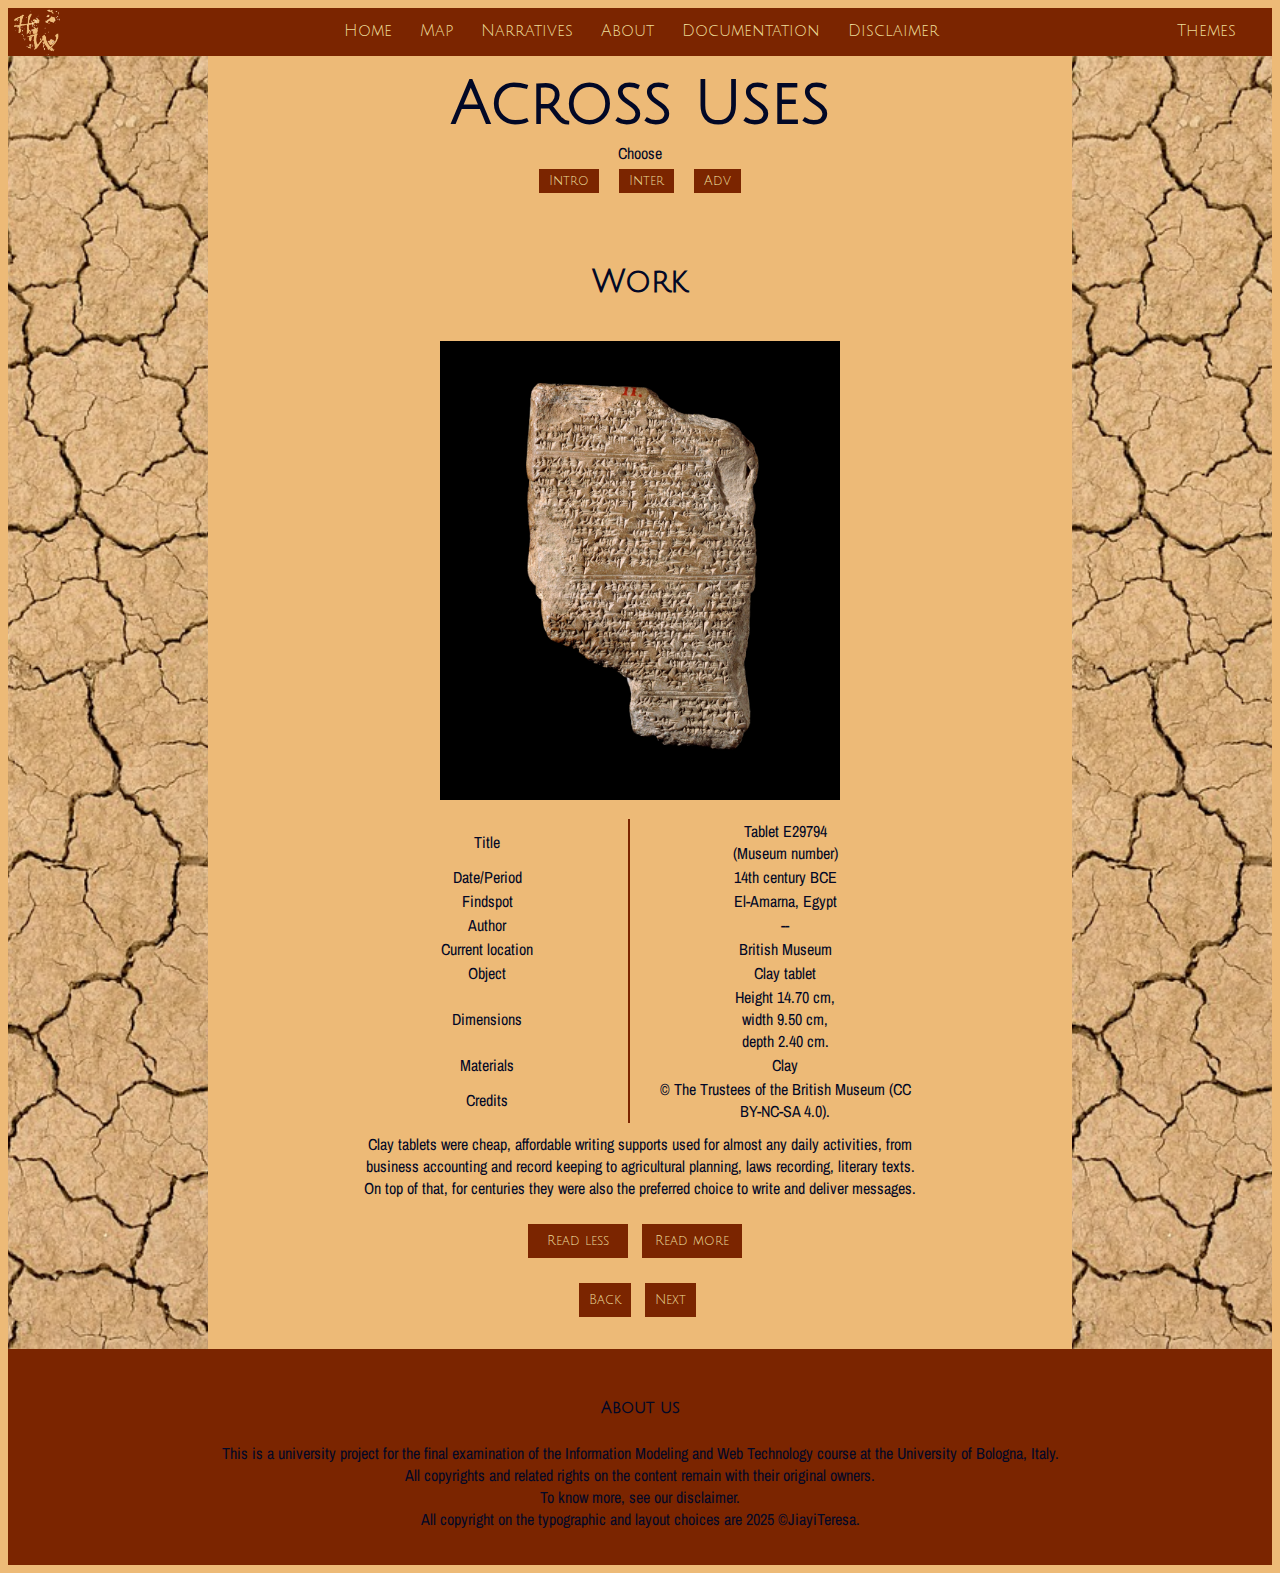
<file: narr3.html>
<!DOCTYPE html>
<html>
<head>
   <meta name="viewport" content="width=device-width, initial-scale=1.0">
   <title>Across Uses</title>
   <link href="https://fonts.googleapis.com/css2?family=Protest+Revolution&display=swap" rel="stylesheet">
   <link href="https://fonts.googleapis.com/css2?family=Julius+Sans+One&display=swap" rel="stylesheet">
   <link href="https://fonts.googleapis.com/css2?family=Roboto+Mono:ital,wght@0,100..700;1,100..700&display=swap" rel="stylesheet">
   <link href="https://fonts.googleapis.com/css2?family=Archivo+Narrow:ital,wght@0,400..700;1,400..700&display=swap" rel="stylesheet">
    <link rel="stylesheet" href="https://fonts.googleapis.com/css2?family=Material+Symbols+Outlined" />
   <link rel="stylesheet" href="wood_style.css" id="t2" disabled>
   <link rel="stylesheet" href="clay_style.css" id="t1" >
   <link rel="stylesheet" href="typewriter.css" id="t3" disabled>
   <link rel="stylesheet" href="digital.css" id="t4" disabled>
</head>
<body class="N3bd">
     <section class="header" id="narrHeader">
      <nav id="navbar">
         <a href="index.html"><img src="images\logonobgcut.png" id="logo"></a>
         <div class="nav-links" id="navLinks">
            <span class="material-symbols-outlined close" onclick="hideMenu()">close</span>
            <ul>
               <li class="soloBtn"><a href="index.html">Home</a></li>
               <li class="soloBtn"><a href="map.html">Map</a></li>
               <li class="soloBtn"><a href="narr_intro.html">Narratives</a></li>
               <li class="soloBtn"><a href="about.html">About</a></li>
               <li class="soloBtn"><a href="documentation.html">Documentation</a></li>
                <li class="soloBtn"><a href="disclaimer.html">Disclaimer</a></li>
               </ul>
          </div>
          <div class="themesContainer">
               <li>
                  <a id="themes" href="" class="soloBtn">Themes</a>
                  <ul class="dropdown">
                  <li><button id="clay" class="changeButton" onclick="change('t1')"> Clay tablet</button></li>
                  <li><button id="woodcut" class="changeButton" onclick="change('t2')"> Woodcut </button></li>
                  <li><button id="typewriter" class="changeButton" onclick="change('t3')"> Typewriter</button></li>
                  <li><button id="digital" class="changeButton" onclick="change('t4')">Digital </button></li>
                  </ul>
               </li>
         </div>
         <span class="material-symbols-outlined open" onclick="showMenu()">menu</span>
      </nav>   
     </section>

     <div class="pageContent" id="pageContainer">
         <div class="side left" id="leftPg"></div>
         <section class="content" id="contentSec">
               <h1 class="title" id="narrTitle">Across Uses</h1>
               <section class="chooseLvl">
                  <p>Choose</p>
                  <div class="chooseBtnContainer">
                     <button id="introBtn" class="chooseBtn">Intro</button>
                     <button id= "interBtn" class="chooseBtn"  >Inter</button>
                     <button id= "advBtn" class="chooseBtn" >Adv</button>
                  </div>
               </section>
               <section>

                  <div class="row first N3" id="first">
                      <div class="N3Col">
                         <h1 class="itemTitle">Work</h1>
                         <img class="itemImg" src="images/393861001.jpg"> 
                         <table>
                          <tr>
                <td>Title</td>
                <td>Tablet E29794 <br>(Museum number)</td>
              </tr>
              <tr>
                <td>Date/Period</td>
                <td>14th century BCE</td>
              </tr>
              <tr>
                <td>Findspot</td>
                <td>El-Amarna, Egypt</td>
              </tr>
              <tr>
                <td>Author</td>
                <td>--</td>
              </tr>
              <tr>
                <td>Current location</td>
                <td>British Museum</td>
              </tr>
              <tr>
                <td>Object</td>
                <td>Clay tablet</td>
              </tr>
              <tr>
                <td>Dimensions</td>
                <td>Height 14.70 cm, <br>width 9.50 cm, <br> depth 2.40 cm.</td>
              </tr>
              <tr>
                <td>Materials</td>
                <td>Clay</td>
              </tr>
              <tr>
                <td>Credits</td>
                <td>© The Trustees of the British Museum (CC BY-NC-SA 4.0).</td>
              </tr>
                         </table>

                         <div class="intro">
                            <p class="short">Clay tablets were cheap, affordable writing supports used for almost any daily activities, from business accounting and record keeping to agricultural planning, laws recording, literary texts. On top of that, for centuries they were also the preferred choice to write and deliver messages.   </p>
                            <p class="medium">Clay tablets, one of the earliest writing supports in human history, were used for almost everything, from private daily activities to official religious or political deeds. They were durable and resistant, and easy to create and handle. Originally, they were used mostly for business purposes, to keep record of the goods in storage or of the transactions. With time, they became the preferred solutions to all activities, up and including literature and message delivery. 
                            </p>
                            <p class="long"> In ancient civilizations, mostly two criteria influenced the choice of writing support: the availability of materials and the purpose and final use that people were trying to achieve. The availability of materials depended both on the local resources and on the goods that one could find in the markets and along the trade routes: depending on the materials, local resources could be cheap, like clay, or expensive, like marble. 
In Mesopotamia, Near East and some Mediterranean regions, clay was a cheap, local resource, easy to obtain and to manage. The tablets made from clay were, thus, affordable and accessible, while clay’s physical characteristics made them durable and resistant to mold or insects’ infestations. 
Originally, clay was used for keeping simple records of goods and transactions in the markets: as stable settlements and cities arose, markets and trades expanded, and sellers and merchants started to keep traces of their activities by using simple mechanisms, mostly consisting of pressing counting marks into clay or, more rarely, of curving them into wood or stone. In the 4th-3rd millennium BCE, one the first writing systems, cuneiform, was invented by Sumerians and quickly spread across Mesopotamia and Near East: soon it was used to write short business accounts, and clay tablets began to spread. But their use was not limited to economics and business: soon clay tablets were also used to record laws and religious texts; to write of mathematics and medicine; to keep track of the planets’ movements and of eclipses; for time keeping, using the cycles of the Moon as the basis for calendars, to help organizing when to plant and harvest crops, and the days for rituals and festivals; and to write literary texts both short, as myths and fables, and long, as epic poetry: the Epic of Gilgamesh, one of the earliest, oldest epic stories in human history, was written and preserved in clay tablets. 
Clay tablets were also used to write messages and letters, both for private, individual communication and for diplomatic purposes. Important communication was preserved by adding an extra layer of clay to the message, so that it would be hidden during transport. For more than 3000 years, then, clay tablets were used to write, deliver and receive messages across all the Near East and the Mediterranean.

                            </p>
                         </div>

                         <div class="intermediate">
                            <p class="intermediate short">Clay tablets were extremely common writing supports in ancient times, and they were used for almost every purpose of everyday life: from business transactions and record keeping to diplomatic letters and literary and religious texts. Tablet E29794 is an example of clay tablets used as medium for diplomatic correspondence: king Tushratta of Mitanni addresses queen Tiy, queen of Egypt and mother of Akhenaten.</p>
                            <p class="intermediate medium">Clay is one of the earliest and most commonly used writing materials, being used as a writing support as early as the 4th millennium BCE. Cheap and easily accessible, it was molded in the desired shape- usually, a rectangle- and its surface, while wet, was then inscribed with a stylus, usually in bone or metal. The inscribed tablet would then be either left to dry in the sun or baked in specific ovens, becoming durable.  Clay tablets would be used in every context of daily life, both for private and public purposes: from business accounting and record-keeping to court decisions and temples’ records; from literary, scientific and mathematical texts to letters and message, both for individual and diplomatic correspondence. 
Tablet E29794 belongs to the Amarna Letters, a series of tablets found in 1888 in el-Amarna, modern name of Akhenaten, and dates back to the 14th century BCE. It reports the letter written from Tushratta, king of Mitanni (an area nowadays corresponding to northern Syria and Turkey), to Tiy (or Teye), Great Royal Wife of pharaoh Amenhotep III and mother of Akhenaten: the king hopes for stronger ties between the kingdoms. The text is written in cuneiform, and it has an important historical value, as it’s one of earliest examples of a woman being directly addressed in a written communication. 

                            </p>
                            <p class="intermediate long">Clay was an extremely common writing support in ancient times. Accessible and easy to handle, it was usually shaped into flat rectangles of different sizes; the text was then inscribed onto its surface, while still damp, with a bone or metal stylus; then, the tablets were either sun-dried or baked in a specific oven, becoming durable. 
As they weren’t particularly expensive, they were especially apt for everyday use, both in private and public contexts. They were then used for track trade, taxes, crops, livestock and goods; to write laws, record court decisions and official orders; in school, to teach students, but also to write down the observations on planets’ movements and on eclipses; to write medical and mathematical texts, stories, myths, and epic poetry, like The Epic of Gilgamesh; to write prayers, hymns, rituals and keep records of the temples’ activities. Additionally, they were used as letters, both for private and diplomatic correspondence: rulers would usually use clay tablets for their official correspondence, even those who typically preferred other media in their everyday life, like Egyptian pharaohs.  
Tablet E29794 is a clay tablet belonging to the so-called Amarna Letters, a series of tablets discovered in 1888 in el-Amarna, modern name of Akhetaten, the capital city funded by the Pharaoh Akhenaten (or Amenhotep IV) and abandoned after his death. The tablets contain rich information on the political and diplomatic relationships of the territory in the 14th century. Of great importance are the exemplars that testify to the rebellions and uprising in different parts of the kingdom. Tablet E29794 preserves the letter written from Tushratta, king of Mitanni (an area nowadays corresponding to northern Syria and Turkey), to the Tiy (or Teye), queen of Egypt and mother of Akhenaten: the letter recalls the friendship between the royal houses of the kingdoms and wishes to strengthen it. </p>

                         </div>

                         <div class="advanced">
                            <p class="advanced short"> Clay tablets were extremely popular writing supports; their intended purpose determined their size and format. Resistant and durable due to clay’s properties, they were employed in almost every context, both private and public, from business record-keeping to legal contracts, from public calendars to private and diplomatic correspondence.    </p>
                            <p class="advanced medium"> As they were durable and relatively cheap, clay tablets were extremely popular and used in many different contexts. The type of text that they’re destined to contain affected their shape and size: small tablets mostly recorded administrative transactions, inventories, and receipts, while larger tablets were used for legal contracts, lexical lists, scientific texts, and literary compositions.
Tablet E29794 is a clay tablet belonging to the Amarna Letters, a series of tablets discovered in 1888 in el-Amarna (Akhetaten), the capital city funded by Pharaoh Akhenaten (or Amenhotep IV, c.1350-1334 BCE). The tablets contain letters from the kings and governors of Western Asia to the pharaohs Amenhotep III and Amenhotep IV: as such, they contain rich information on the political and diplomatic relationships of the territory in the 14th century. Of great importance are the exemplars that testify to the rebellions and uprising in different parts of the kingdom. The texts are mostly written with cuneiform script, and in Akkadian, the preferred diplomatic language in the ancient Near East. Tablet E29794 preserves the letter written from Tushratta, king of Mitanni, to the Tiy (or Teye), queen of Egypt, Great Royal Wife of pharaoh Amenhotep III and mother of Akhenaten: the letter recalls the friendship between the royal houses of the kingdoms and wishes to strengthen it.
 </p>
                            <p class="advanced long">Clay tablets were extremely popular writing supports, used extensively in Mesopotamia ever since the late 4th millennium BCE. 
Clay’s physical properties made tablets particularly resistant and durable: unlike organic materials, such as papyrus, parchment or wood, clay is not susceptible to rot or biodegradation and is mostly not interested by the attack of insects and fungi. Under stable, favorable burial conditions, clay tablets thus can be preserved with little damage; extreme temperatures and high humidity, however, can affect them greatly. Clay’s composition can also be analyzed to determine the origin of tablets and the geographical source: the chemical composition of clay varies depending on its local environment and on the concentration of its mineral content. 
Before the invention and diffusion of cuneiform, it was common to press counting marks- sometimes along with stylized drawings or symbols representing a specific good- into clay as a simple tracking method to keep records of the business transactions or of the stored goods. Eventually, as forms of proto-cuneiform evolved into proper cuneiform, clay tablets became the preferred medium to write and store any kind of text, both private and public. Their size and format varied depending on the intended function: small tablets mostly recorded administrative transactions, inventories, and receipts, while larger tablets were used for legal contracts, lexical lists, scientific texts, and literary compositions. On them, the inscribed text would often follow ruled lines; some tablets included colophons, seals, or envelopes of clay for authentication and security. 
Tablet E29794 is a clay tablet belonging to the Amarna Letters, a series of tablets discovered in 1888 in el-Amarna (Akhetaten), the capital city funded by Pharaoh Akhenaten (or Amenhotep IV, c.1350-1334 BCE) and abandoned after his death. The tablets contain letters from the kings and governors of Western Asia to the pharaohs Amenhotep III and Amenhotep IV: as such, they contain rich information on the political and diplomatic relationships of the territory in the 14th century. Plenty of the letters are from Hittites, Babylonians, Mitanni, and Canaanite cities.  Of great importance are the exemplars that testify to the rebellions and uprising in different parts of the kingdom. The texts are mostly written with cuneiform script, rather than in Egyptian hieroglyphs, attesting to the widespread use of cuneiform, especially for diplomatic relations, and in Akkadian, the preferred diplomatic language in the ancient Near East. Tablet E29794 preserves the letter written from Tushratta, king of Mitanni, to the Tiy (or Teye), queen of Egypt, Great Royal Wife of pharaoh Amenhotep III and mother of Akhenaten: the letter recalls the friendship between the royal houses of the kingdoms and wishes to strengthen it. 
 </p>
                         </div>
                         <div class="N3Col readButtons">
                             <button class="readLess readBtn" >Read less</button>
                             <button class="readMore readBtn" >Read more</button>
                         </div>
                         <div class="N3Col buttons">
                              <button class="back">Back</button>
                              <button class="next" >Next</button>
                         </div>
                      </div>
                  </div>

                  <div class="row N3">
                        <div class="N3Col">
                           <h1 class="itemTitle">Work</h1>
                           <img class="itemImg" src="images\181329001.jpg"> 
                           <table>
                                <tr>
                <td>Title</td>
                <td>Papyrus Sallier 3</td>
              </tr>
              <tr>
                <td>Date/Period</td>
                <td>19th dynasty</td>
              </tr>
              <tr>
                <td>Findspot</td>
                <td>Egypt</td>
              </tr>
              <tr>
                <td>Author</td>
                <td>--</td>
              </tr>
              <tr>
                <td>Current location</td>
                <td>British Museum</td>
              </tr>
              <tr>
                <td>Object</td>
                <td>Papyrus</td>
              </tr>
              <tr>
                <td>Dimensions</td>
                <td>Height 21 cm,<br> width 29.80 cm</td>
              </tr>
              <tr>
                <td>Materials</td>
                <td>Papyrus</td>
              </tr>
              <tr>
                <td>Credits</td>
                <td>© The Trustees of the British Museum (CC BY-NC-SA 4.0)</td>
              </tr>
                           </table>

                           <div class="intro">
                                <p class="short">Papyrus was one of the most common writing supports in ancient times. It was obtained from the stem of the papyrus plant, which was found mostly in Egypt and in the Mediterranean regions, and was used for many different purposes, not only to write any type of document, but also to create everyday objects and tools. </p>
                                <p class="medium">Papyrus was an extremely common writing support in ancient times, probably used from the 3rd millennium BCE. It was relatively cheap to make, as it was obtained from the plant with the same name found in Egypt and in some Mediterranean areas. Egyptians used every part of the plant, and for many different purposes. The most common use, however, was as a writing support, to write any kind of document, from business record-keeping to official, religious or political texts. </p>
                                <p class="long">In ancient times, papyrus was used as writing support probably since the 3rd millennium BCE. It was made from the papyrus plant, a tall, tender aquatic plant especially found in areas with abundant, direct sunlight: it was extremely common in the Nile delta, as well in some Mediterranean areas. Egyptians used every part of the plant, and with different purposes: papyrus could be used to create blankets, baskets, incense, fishing nets etc. The most common use was to create the papyrus “paper”: the plant’s pith (a soft material found inside the stem) was cut in strips, and the strips were then placed side by side and on top of each other. The resulting sheet was then dried and refined; multiple sheets were tied together in a roll, or scroll, for easy storage.  </p>
                           </div>

                           <div class="intermediate">
                                <p class="intermediate short"> Papyrus was an extremely popular writing support, obtained from an aquatic plant easily found in the Nile Delta. Papyrus scrolls and sheets were used in almost every context, from trade to communication, from official administration to religious documentation and codification. </p>
                                <p class="intermediate medium">Extremely popular, papyrus was the principal writing support in ancient Egypt, where the plant it was obtained from was easily available. As clay tablets, papyrus was used for almost any document: from legal and religious texts to business transactions and records, papyrus sheets could contain any type of text, making them an extremely important source of information for understanding the everyday life and historical contingencies of their writers. 
The papyrus sheets were obtained by processing the pith of the plant: the strips were organized perpendicularly and in multiple layers, which would be then pressed together to create a single sheet. The obtain “page” was then dried and polished. Papyrus sheets would then usually be bound together to form scrolls.
Around the 4th century CE, in Europe it was substituted by parchment, which was more durable, although more expensive and difficult to make.
</p>
                               <p class="intermediate long">Papyrus was an extremely popular writing support: the aquatic plant it is obtained from was greatly abundant in the Nile Delta, making it highly available and accessible. 
It was used for many different purposes: it could be used to make baskets, mats, and simple tools; as a writing support, it could be used to write any kind of document, from letters and religious texts to medical records, literature, taxes, temples’ records, laws, official documents. 
The papyrus sheets were produced by cutting the plant’s internal pith and arranging the resulting strips in perpendicular layers. The layers would be pressed one on top of the other, creating a singular, thicker sheet; once dried, the resulting sheet would be polished to increase the smoothness of the surface. Multiples sheets would be tied to create long scrolls, easy to carry around and to store. 
Writing was typically done with ink and reed pens. Papyri were cheap and easy to make, but poorly resistant to humidity: by the 4th century, in Europe they were substituted by parchment, a material obtained from animals’ skin, which was more difficult to create and expensive, but more resistant. 
Papyrus is more rigid than other supports and does not fold easily; additionally, it suffered from high humidity levels and temperate climates. Because of all these conditions, it is better preserved in arid environments, protected from any kind of mechanical stress.  
 </p>
                           </div>

                           <div class="advanced">
                               <p class="advanced short">Papyrus is obtained from the internal pith of the Cyperus papyrus L., an aquatic sedge abundantly found in the Nile Delta. It was typically inked with reed pens and organized in volumina. As it is susceptible to humidity and biological agents, it’s best preserved in arid environments. </p>
                               <p class="advanced medium">Papyrus sheets are obtained from the processing of the internal pith of the Cyperus papyrus L., an aquatic sedge native to the Nile Delta and found in other areas of the Mediterranean. The interior would be cut into strips, which would be then arranged perpendicularly to strengthen the resulting sheet. Multiple papyrus sheets would usually be bound together into volumina: the text would be written in columns perpendicular to the scroll’s length. 
Papyrus scrolls and sheets were used both in private and public contexts, to write religious funerary texts, official documents, letters, literature, scientific and astronomic texts, as well as to keep records of taxes, contracts, inventories. Additionally, the plant and its part could be used for different purposes, other than writing, such as for the manufacturing of small working tools, or fishing nets. 
</p>
                               <p class="advanced long">Extremely versatile and extensively used, papyrus is obtained from Cyperus papyrus L., an aquatic sedge native to the Nile Delta and easily found in northeastern Africa and some other areas of the Mediterranean. The plant, which can typically grow 2 to 5 meters tall, consists of a triangular, woody stem, and a spongy interior, which is the primary material used for papyrus production. 
Because of its abundance in the Nile Delta, Egyptians used it quite extensively, as early as the First Dynasty. It was, of course, used as a writing materials, but it was also used in deeply different contexts: the plant’s fibers could be used to make baskets, mats, sandals, simple tools and nets, while bundles of stalks could be tied together to create small boats and rafts; the root and the lower, softer parts of the plant could also be eaten, either raw or cooked. As a writing support, its uses varied greatly: from letters and religious texts to medical records, literature, taxes, temples’ records, laws, official documents. 
The production of papyrus sheets was extremely important in ancient Egypt and became a standardized craft as early as the 3rd millennium BCE. The harvested plants would be deprived of the outer rind; the internal pith would be then sliced into thin strips (usually 1-2 cm wide). The strips would be arranged perpendicularly: a first layer would be laid horizontally on a flat surface, with the strips organized one next to the other; the second layer would be placed on top on the first one, but vertically, creating a cross-laminated scheme. The layers would then be dampened with water: this step was crucial to activating the sugars, primarily polysaccharides, that made the strips adhere to one another. The obtained sheet would then be pressed and dried, then smoothed with stones or shells. 
The resulting sheet was typically inked with carbon-based inks and reed pens. However, as papyrus has limited absorbency, the ink tended to adhere to the surface rather than being absorbed into the sheet; consequently, ink was extremely vulnerable to abrasion and flaking. However, under favorable conditions, the same mechanism contributes to guaranteeing a long-term preservation of the text. 
Papyrus sheets were commonly bound in volumina, achieving incredible lengths, up to 20 meters; the contained text would be arranged in columns perpendicular to the scroll’s length. In later years, they would also be used in codices, even if their low flexibility made them less suitable than parchment. 
Due to its physical characteristics, papyrus is sensitive to humidity, mechanical stress and biological agents like fungi and insects; to be properly preserved, its needs stable temperatures and low humidity, making arid environments, like Egypt, the most favorable sites for its preservation. 
 </p>
                           </div>
                           <div class="N3Col readButtons">
                               <button class="readLess readBtn" >Read less</button>
                               <button class="readMore readBtn" >Read more</button>
                           </div>
                           <div class="N3Col buttons">
                                <button class="back">Back</button>
                                <button class="next">Next</button>
                           </div>
                      </div>
                  </div>

                   <div class="row N3">
                        <div class="N3Col">
                           <h1 class="itemTitle">Work</h1>
                           <img class="itemImg" src="images\p15878coll100_2664_large.jpg"> 
                           <table>
                                <tr>
                <td>Title</td>
                <td>Gutenberg Bible</td>
              </tr>
              <tr>
                <td>Date/Period</td>
                <td>ca. 1454-1456</td>
              </tr>
              <tr>
                <td>Created in</td>
                <td>Mainz, Germany</td>
              </tr>
              <tr>
                <td>Author</td>
                <td>J. Gutenberg (1400?- 1468)</td>
              </tr>
              <tr>
                <td>Current location</td>
                <td>Harry Ransom Center, The University of Texas at Austin</td>
              </tr>
              <tr>
                <td>Object</td>
                <td>Incunambula</td>
              </tr>
              <tr>
                <td>Dimensions</td>
                <td>--</td>
              </tr>
              <tr>
                <td>Materials</td>
                <td>--</td>
              </tr>
              <tr>
                <td>Credits</td>
                <td>In Harry Ransom Center, The University of Texas at Austin</td>
              </tr>
                           </table>
                           <div class="intro">
                                <p class="short"> Before the 15th century, paper was considered in Europe an important but not quite prestigious material: it was used to redact documents and records, but for important texts parchment was preferred. This situation changed with the invention of the movable type print, a technique for printing that can create thousands of reproductions of the same text. In Europe, it was invented and refined by Johannes Gutenberg in the 15th century.</p>
                                <p class="medium">One of the greatest, if not the greatest, inventions of the 15th century, movable type printing is an efficient printing method that allowed to make copies of the same texts in an easier, faster and cheaper way. As the number of books increased, it became necessary to find a suitable material, one that was cheap, resistant, but that could also be produced in large quantities at low costs: paper quickly became the obvious choice and replaced parchment as the main medium for producing high-quality, prestigious books. 
Unlike xylography, in the movable type print the same basic tools can be reused almost infinitely to reproduce each different page of each different book. Those basic tools were the types, small metal blocks, where each type represented a specific letter of the alphabet: the printer could then rearrange the types in whatever order and create different words, phrases, texts. It was invented by Johannes Gutenberg in the 15th century. 
</p>
                                <p class="long">Before the 15th century, making multiple copies of a single text was a long, complex process, done mostly by hand. Parchment had become the preferred writing material: as it was obtained from animals’ skin through a long, complex process, it was very expensive, thus making books, in turn, hardly affordable. Paper was known, but it was considered less prestigious and less reliable than parchment, and was then mostly used for account books, tax records, in administrative documents and correspondence, but rarely for books, and usually only for scholastic texts.  
The movable type print revolutionized the printing process and led to the conclusive replacement of parchment by paper. In the movable type print, metal stamps were created not for the single page, but for the single letter: each small block, or type, would represent a letter or character, and the printer could then rearrange the needed types to create each different page. The same types could be used over and over, to create all different texts: the printing process became fast, cheaper and reliable, able to produce hundreds and thousands of identical copies of many different texts. Parchment could not be produced in large quantities, so it could not be used to produce this many books: paper, however, could, and quickly became the preferred medium for printing. 
Modern movable type was invented by Johannes Gutenberg (c. 1400-1468) in the 1450s, leading to large-scale, fast and cheap book production in Europe. 
</p>
                           </div>

                           <div class="intermediate">
                                <p class="intermediate short">The invention of the movable type print greatly impacted culture and knowledge, allowing an easier and wider diffusion of literary and information. It consisted of arranging single, movable casts, each representing an alphabetic symbol, into lines or pages that were then transferred on paper, allowing to produce hundreds of copies of the same text. Its diffusion increased the demand for paper, which, in turn, had to evolve to be able to supply books production. 
</p>
                                <p class="intermediate medium">The metal movable type, the printing system invented by J. Gutenberg in the 15th century, allowed to produce books faster and more cheaply, helping spread knowledge, literacy and ideas. Instead of creating a matrix for each page that had to be reproduced, it used individual letters or characters, rearranging and reusing them as needed. This intuition made the printing process faster and less resource-consuming, encouraging the creation of mass market for scholarly books and literary texts. As the books market grew, however, paper demand increased: to satisfy the demand, paper evolved during the centuries, to increase its quality and improve its characteristics. </p>
                               <p class="intermediate long">The invention of the movable type print is often referred to as a pivotal moment for the evolution of culture and knowledge, with a significant impact also on the economic, scientific, religious and political spheres.  The new printing system, in fact, simplified and sped up the books production process, allowing for the mass production of cultural and literary objects: books became cheaper, widely accessible and easily reproducible in fixed versions, which encouraged the spread of knowledge and transformed reading into a personal, accessible and ordinary activity.  
Differently from xylography, movable type print consisted into the creation of individual metal casts for each letter of the alphabet, which would then be organized and arranged into the intended lines or pages. The same letters’ casts could then be reused and rearranged to create different pages and mistakes could be easily fixed by swapping single letters, without the need to create ex novo a specific cast for that specific line. The system, thus, was more efficient and less resource-consuming, and allowed for increased flexibility and scalability.
In the mid-15th century, parchment was still the preferred medium. However, it could not be produced in large quantities, so it could not be used to produce as many copies of books as the printing press allowed to create. Paper was then the obvious choice: cheaper, rags-based and easier to produce, it quickly became the perfect medium for printing. As movable type printing spread, the demand for paper increased: printers began producing books, pamphlets, and newspapers more quickly and in greater quantities, and thus paper production expanded and improved in quality. Papermakers adapted their techniques to create sheets better suited for printing, with more uniform size and smoother surfaces.
</p>
                           </div>

                           <div class="advanced">
                               <p class="advanced short">The invention of the movable type print in mid-15th century led to a cultural and economic revolution, encouraging the diffusion of knowledge and literacy and leading to technological innovations to further improve the printing process. As the books demand grew, so did paper demand, with significant consequences on its evolution and on the environment. </p>
                               <p class="advanced medium">The invention of the movable type print in the mid-15th century shaped how culture and knowledge was accessed and distributed in the following centuries. Already known in East Asia, in Europe it was invented and refined by J. Gutenberg (c. 1400-1468), who combined new technologies and materials to create modern movable type printing.  The first book to be ever printed with this method was the Gutenberg’s Bible, but the new printing system quickly spread through Europe, and by the end of the 15th century millions of books, or incunabula, had been produced and published. In the following centuries, as the books’ demand grew, so did paper demand: parchment could not satisfy the request for materials, while paper was cheaper and available in larger quantities. Rags-based paper, however, was still expensive: in the 19th century, as wood-based paper was introduced, larger, more affordable quantities of paper were produced, managing to supply the still growing market. </p>
                               <p class="advanced long">J. Gutenberg’s movable type revolutionized the printing system and encouraged the creation of a large-scale books market and the diffusion of literacy, knowledge and new ideas.  
Although already known in East Asia, as early as the 11th century CE, the invention of the modern movable type printing system is traditionally attributed to Johannes Gutenberg; Gutenberg, who is believed to have developed this system independently, used his knowledge and skills as a goldsmith to create and refine a printing process that could simplify book production. Gutenberg sought to create beautiful, high quality, carefully designed books, clearly inspired by illuminated manuscripts: when printing is first book, the Bible, he thus originally meant to use vellum as the writing material, but he quickly realized that vellum was too scarce and resource-heavy for the hundreds of copies he needed. Hence, only 40 of his Bible were printed on vellum, while the other 120 were printed on paper. 
Gutenberg’s printing mechanism quickly spread in central and western Europe, with multiple printing shops being born in major towns, like Rome, Venice, London, Krakow, Paris. Historians estimate that by the end of the century more than 200 hundred printing shops existed, and that together they produced millions of books, or incunabula. Venice became one of the most important printing centers, especially for classical and scholarly texts, thanks to printers like Aldus Manutius, who also popularized smaller, more portable books. 
In the 16th century, printing played a crucial role in major historical movements, like the Protestant Reformation- as Martin Luther’s writings were reproduced in thousands of copies and circulated widely- and the Renaissance, with its literature, art and scientific knowledge. During this period, national printing traditions developed, and books increasingly appeared in vernacular languages instead of only Latin. 
In the 17th and 18th centuries printing became more standardized and professional and began to regularly produce also newspapers. The basic technology, however, remained largely unchanged until the 19th century and the Industrial Revolution, when inventions like the steam-powered press and rotary presses dramatically increased printing speed and volume. In the same years, paper’s composition was revolutionized: by using mostly wood pulp as the main materials, paper became even cheaper, managing to satisfy the industry demand. This paper’s type, however, was extremely fragile, as its acidic nature led eventually to deterioration. In the 20th century printing continued to evolve with offset printing, phototypesetting and, eventually, digital printing; wood-based, acid-free paper was introduced, although it didn’t completely replace its cheaper predecessor. 
The Gutenberg’s Bible is the first, and probably most famous, product of Gutenberg’s press: Gutenberg realized 180 copies, mostly in paper but also in vellum, all with consistent typography and combining printed text and hand illumination. 
 </p>
                           </div>
                           <div class="N3Col readButtons">
                               <button class="readLess readBtn" >Read less</button>
                               <button class="readMore readBtn" >Read more</button>
                           </div>
                           <div class="N3Col buttons">
                                <button class="back">Back</button>
                                <button class="next">Next</button>
                           </div>
                      </div>
                  </div>

                   <div class="row N3">
                        <div class="N3Col">
                           <h1 class="itemTitle">Work</h1>
                           <img class="itemImg" src="images\NMAH-AHB2012q42916.jpg"> 
                           <table>
                               <tr>
                <td>Title</td>
                <td>Sholes and Glidden type-writer</td>
              </tr>
              <tr>
                <td>Date/Period</td>
                <td>1874-1878</td>
              </tr>
              <tr>
                <td>Location</td>
                <td>New York, United States</td>
              </tr>
              <tr>
                <td>Author</td>
                <td>E. Remington & Sons</td>
              </tr>
              <tr>
                <td>Current location</td>
                <td>National Museum of American History</td>
              </tr>
              <tr>
                <td>Object</td>
                <td>Typewriter</td>
              </tr>
              <tr>
                <td>Dimensions</td>
                <td>Overall: 36.195 cm x 38.1 cm x 40.9575 cm</td>
              </tr>
              <tr>
                <td>Materials</td>
                <td>Iron (overall material)</td>
              </tr>
              <tr>
                <td>Credits</td>
                <td>Nationa Museum of American History <br> (Usage conditions)</td>
              </tr>
                           </table>
                           <div class="intro">
                                <p class="short"> The Sholes and Glidden typewriter was a machine that used a keyboard to write. Pressing a key imprinted the corresponding letter onto paper. Its keyboard layout was called QWERTY—the same arrangement we see on computer keyboards today. It made writing faster and neater, becoming the first truly practical writing tool in human history to surpass handwriting.</p>
                                <p class="medium">The Sholes and Glidden typewriter, introduced in 1874, was the first truly widely used typewriter—later known as the Remington No. 1. Compared to handwriting, it allowed people to press keys directly on a keyboard to imprint letters onto paper, enabling faster writing and clearer legibility. Its keyboard layout was called QWERTY—the same arrangement you use on your computer keyboard today—designed to prevent the machine from jamming. Primarily used in offices for writing letters and reports, it first allowed ordinary people to produce neatly written documents without needing specialized calligraphy training.</p>
                                <p class="long">The Sholes and Glidden typewriter was the first truly widely adopted typewriter. After being introduced to the market by the Remington company in 1874, it quickly became an essential tool for processing text in offices. Compared to handwriting, this machine allowed people to simply press keys on the keyboard, causing lead type to strike the paper and produce clear, neat text. Writing transformed from “hand-drawn strokes” to “finger-pressed keys,” achieving greater speed and fewer errors. Its QWERTY keyboard layout, originally designed to prevent mechanical jams, later became the universal standard for keyboards worldwide—a standard we still use today. In daily use, typewriters enabled office workers to compose letters, write reports, and maintain accounts more swiftly, reducing reliance on handwriting. They also reshaped who performed these tasks—many women gained access to office roles like typists, transforming writing into a specialized profession for the first time.
 </p>
                           </div>

                           <div class="intermediate">
                                <p class="intermediate short"> The Sholes and Glidden typewriter, as an early commercially successful writing machine, used a mechanical keyboard (QWERTY) to imprint text onto paper, making writing and office document processing faster and more standardized. It was the first practical writing tool beyond traditional handwriting.</p>
                                <p class="intermediate medium">The Sholes and Glidden typewriter was the first commercially successful mechanical writing machine, introduced in 1874 as the Remington No. 1. ￼
Compared to earlier handwriting or typewriters that replaced handwriting, it allowed users to print text directly onto paper via a keyboard, thereby accelerating the speed and clarity of text production. ￼
This machine employed the later widely adopted QWERTY keyboard layout, which scattered frequently used letters to reduce mechanical jams. This arrangement became the standard for nearly all subsequent keyboards. ￼
At the time, it was primarily used in commercial and office settings for drafting formal documents like letters and reports, freeing writing tasks from complete reliance on skilled scribes. ￼
</p>
                               <p class="intermediate long">The Sholes and Glidden typewriter, as the first commercially successful writing machine, rapidly became a mechanical tool for processing text and documents in offices after its introduction to the market by E. Remington & Sons in 1874. ￼
Compared to early handwritten manuscripts, this machine allowed users to drive lead type striking the paper via keys, directly producing clear, uniform text. This process fundamentally transformed writing from manual penmanship to key-driven output, accelerating production speed while reducing transcription errors, thereby enhancing textual communication efficiency in commercial settings. ￼
The QWERTY keyboard layout adopted by Sholes and others, initially designed to minimize mechanical jams, later became the global standard for keyboard design, exerting a profound influence on the evolution of writing technology. ￼
In daily use, this typewriter not only boosted text entry efficiency but also transformed internal writing processes within organizations: office staff could produce letters, reports, and ledger entries more rapidly, and written communication began to break free from reliance on handwritten documents by authors. ￼
Beyond this, it influenced employment structures, such as providing women with opportunities to enter roles like clerical work and typing, thereby advancing the development of professional writing careers. 
 </p>
                           </div>

                           <div class="advanced">
                               <p class="advanced short">The Sholes-Glidden typewriter, as an early commercialized writing machine, fundamentally separated text production from human writing actions through its QWERTY mechanical keyboard, which converted key presses into character impressions.
This mechanism not only dramatically increased writing speed and text standardization but also marked a pivotal milestone in the evolutionary sequence of writing tools: it was the first writing instrument to genuinely surpass the limitations of handwriting at a practical level, propelling text production from an individual manual activity into a standardized, scalable mechanical operation paradigm.
</p>
                               <p class="advanced medium">The Sholes and Glidden typewriter entered the market in 1874 as the Remington No. 1, marking the first commercial integration of a mechanical keyboard with paper-based text production in the history of writing instruments.
Compared to handwriting and earlier writing alternatives, its mechanism—where keystrokes directly drive type impressions—elevated text production speed and clarity to unprecedented levels. Its QWERTY keyboard layout, designed to prevent mechanical jamming by dispersing high-frequency letters, became the standard paradigm for nearly all keyboard devices thereafter, profoundly reshaping the interaction logic between human fingers and writing interfaces.
In practical application, the machine primarily served commercial and office settings, handling the drafting of formal documents like letters and reports. This freed writing tasks from dependence on specialized transcription skills, marking a crucial step toward standardizing and de-skilling text production.
</p>
                               <p class="advanced long">The Sholes-Glidden typewriter, as the first commercially successful writing machine, was introduced to the market by the Remington company in 1874 and rapidly transformed text production methods in office environments.
Its core mechanism involved keys driving metal type to strike paper, directly producing clear, standardized text. This fundamentally transformed writing from manual penmanship to key-driven output—a shift that not only dramatically increased text production speed but also systematically enhanced the communication efficiency of commercial documents by reducing transcription errors.
The QWERTY keyboard layout adopted by Sholes and others was initially designed to prevent mechanical jamming by dispersing high-frequency letters. It later evolved into the global standard paradigm for keyboard design, profoundly shaping the interaction logic between human finger movements and writing interfaces for over a century.
At the organizational level, typewriters restructured internal writing processes: employees could produce letters, reports, and accounts more efficiently. Written communication began to detach from reliance on the author's handwriting skills, gradually moving toward depersonalization and standardization in text production.
More profoundly, it reshaped the social structure of writing—women gained access to clerical and typing professions, and specialized writing labor was formally established as a career path. This marked the deep integration of writing practices from individual craftsmanship into the system of social division of labor.
 </p>
                           </div>
                           <div class="N3Col readButtons">
                               <button class="readLess readBtn" >Read less</button>
                               <button class="readMore readBtn" >Read more</button>
                           </div>
                           <div class="N3Col buttons">
                                <button class="back">Back</button>
                                <button class="next">Next</button>
                           </div>
                      </div>
                  </div>

                   <div class="row N3">
                        <div class="N3Col">
                           <h1 class="itemTitle">Work</h1>
                           <img class="itemImg" src="images\NMAH-AHB2012q26445.jpg"> 
                           <table>
                               <tr>
                <td>Title</td>
                <td>Blickensderfer No. 5 typewriter</td>
              </tr>
              <tr>
                <td>Date/Period</td>
                <td>1894-1897</td>
              </tr>
              <tr>
                <td>Location</td>
                <td>Connecticut, Stamford, (U. S.)</td>
              </tr>
              <tr>
                <td>Author</td>
                <td>George Canfiedl Blickensderfer</td>
              </tr>
              <tr>
                <td>Current location</td>
                <td>National Museum of American History</td>
              </tr>
              <tr>
                <td>Object</td>
                <td>Typewriter</td>
              </tr>
              <tr>
                <td>Dimensions</td>
                <td>Overall: 16.51 cm x 32.385 cm x 27.94 cm</td>
              </tr>
              <tr>
                <td>Materials</td>
                <td>--</td>
              </tr>
              <tr>
                <td>Credits</td>
                <td>National Museum of American History</td>
              </tr>
                           </table>

                           <div class="intro">
                                <p class="short"> The Breckensrider No. 5 was a portable typewriter that combined a keyboard with a cylindrical type wheel. Pressing a key would directly imprint the text onto paper.
People used it to write letters, office documents, and other materials requiring text.
t</p>
                                <p class="medium">The Breikensdver No. 5's most distinctive feature was its lightweight, portable design, allowing people to use it for typing and writing anytime, whether traveling, on business trips, or in the office.
It employed cylindrical type wheels and a keyboard layout called DHIATENSOR, differing from most typewriter designs of the time. Users could see the text appearing on paper as they typed.
This made writing faster and more convenient, and for the first time, mechanical typing moved beyond the desk into a wider range of usage scenarios.
</p>
                                <p class="long">The Breckensridge No. 5 represented a significant step forward in typewriter design toward greater portability and the ability to see text as it was typed.
Its cylindrical type wheel and DHIATENSOR keyboard differed from most typewriter designs of the era. Most importantly, you could see the words appearing on the paper as you typed, eliminating the need to pause and check. This made typing both faster and more accurate.
Moreover, it was significantly smaller and lighter than other typewriters of its era, becoming the first truly portable full-keyboard typewriter of its time. It could be used in offices, on journeys, or at news scenes.
In practice, it wasn't just used for business letters and documents. Because it could be carried anywhere, professional writers, journalists, and travelers also favored it.
This marked the first time mechanical typing moved beyond the fixed desk, transforming into a writing method that could be performed anywhere.
 </p>
                           </div>

                           <div class="intermediate">
                                <p class="intermediate short"> Blickensderfer No. 5, as a portable typewriter, combines a keyboard with a cylindrical type wheel to directly imprint typed text onto paper. It was used for writing letters, office documents, and other textual materials.
</p>
                                <p class="intermediate medium">The Blickensderfer No. 5 distinguished itself through its lightweight portability and full keyboard design, enabling users to perform mechanized writing anytime during travel, business trips, or office work. ￼
It employs cylindrical type wheels and a DHIATENSOR keyboard, differing from the link-and-rod designs prevalent in most machines of its era. This allows typists to see the output text during typing. ￼
This feature enhances writing efficiency and expands the usage scenarios for mechanical typing. 
</p>
                               <p class="intermediate long">The Blickensderfer No. 5 exemplified the evolution of mechanical writing tools toward portability and real-time user feedback. ￼
Its cylindrical character wheels and DHIATENSOR keyboard differed from the lever-based structures common in most typewriters of the era. This allowed typists to see characters appear on paper instantly as they typed, eliminating the need to look up and reducing errors while boosting efficiency. ￼
Additionally, its relatively compact design and lighter weight positioned it as the first truly portable full-keyboard typewriter of its era. This enabled users to operate it in diverse settings—from offices and travel to on-site reporting. ￼
In practical use, it served not only for business correspondence and document drafting but also gained favor among professional writers, journalists, and travelers due to its portability. This helped expand mechanical typing beyond fixed-desk functions into broader writing applications.
 </p>
                           </div>

                           <div class="advanced">
                               <p class="advanced short">Breikenstorf No. 5 centers on the mechanical integration of a keyboard with cylindrical type wheels, directly converting keystrokes into imprinted characters on paper. This enables the mechanized production of diverse texts—from correspondence to office documents—at the operational level.
</p>
                               <p class="advanced medium">The Blickenstorf No. 5 leverages its lightweight portability and full-keyboard design as core differentiators, extending mechanical writing capabilities to diverse scenarios including travel, business trips, and daily office use.
Its cylindrical character wheel and DHIATENSOR keyboard layout diverge from the link mechanisms of contemporary mainstream models, enabling real-time text visualization during typing. This significantly reduces typing errors and enhances input efficiency.
This feature holds profound significance in the history of writing instruments: it pioneered the expansion of mechanical typing beyond fixed desks to mobile writing practices, fundamentally redefining the operational logic of mechanical writing tools.
</p>
                               <p class="advanced long">The core contribution of the Breikensdof No. 5 in the evolution of writing instruments lies in its dual breakthroughs: achieving portability in mechanical writing while providing real-time feedback.
Its cylindrical character wheel and DHIATENSOR keyboard layout diverged from the lever-link mechanisms prevalent in contemporary models. This design enabled typists to observe characters forming on paper in real time during input, fundamentally eliminating the cognitive disconnect caused by blind typing. This significantly reduced error rates and enhanced writing efficiency.
Simultaneously, its relatively compact body and lighter weight made it the first truly portable full-keyboard typewriter of its era, extending mechanical writing beyond fixed desks into mobile environments like travel, business trips, and on-site reporting.
In practical use, the No. 5 served a user base far beyond traditional office document processing. Professional writers, journalists, and travelers favored it for its portability, enabling mechanical typing to break free from location constraints for the first time. This allowed it to permeate broader everyday writing applications, profoundly expanding the social boundaries of mechanical writing tools.
 </p>
                           </div>
                           <div class="N3Col readButtons">
                               <button class="readLess readBtn" >Read less</button>
                               <button class="readMore readBtn" >Read more</button>
                           </div>
                           <div class="N3Col buttons">
                                <button class="back">Back</button>
                                <button class="next">Next</button>
                           </div>
                      </div>
                  </div>

                   <div class="row N3">
                        <div class="N3Col">
                           <h1 class="itemTitle">Personal</h1>
                           <img class="itemImg" src="images\DP153705.jpg"> 
                           <table>
                               <tr>
                                  <tr>
                <td>Title</td>
                <td>Night-shining white</td>
              </tr>
              <tr>
                <td>Date/Period</td>
                <td>ca. 750 CE (Tang Dynasty)</td>
              </tr>
              <tr>
                <td>Location</td>
                <td>China</td>
              </tr>
              <tr>
                <td>Author</td>
                <td>Han Gan (active ca. 742-756)</td>
              </tr>
              <tr>
                <td>Current location</td>
                <td>The MET</td>
              </tr>
              <tr>
                <td>Object</td>
                <td>Painting</td>
              </tr>
              <tr>
                <td>Dimensions</td>
                <td>Height 30.8 cm, <br> length 34 cm.</td>
              </tr>
              <tr>
                <td>Materials</td>
                <td>Ink on paper</td>
              </tr>
              <tr>
                <td>Credits</td>
                <td>The MET</td>
              </tr>
                           </table>
                           <div class="intro">
                                <p class="short"> Even today, when ebooks and audiobooks are becoming much more popular, we still associate books and reading with paper. Paper is an extremely important, adaptable material, and its invention and continuous innovation have shaped for centuries how culture and communication are produced and distributed. Ever since its invention, it has been widely used both as a writing material and for creating small, daily objects. </p>
                                <p class="medium">Paper is probably the most common and well-known writing support. Paper has a truly long, impressive history: we don’t know for sure when it was invented, but we know it was used in China as early as the 2nd century BCE. It became popular much later, after the Chinese imperial officer Cai Lun innovated it in 105 CE: since then, it spread across countries and courts, and became known as an adaptable, valuable material. Since its origins, it was used both as a material to create small, everyday objects and as a writing support: in East Asia and in particular in China it was extremely valuable and used both for paintings and drawings and for any type of text. It was used in Europe, too, but before the late 15th-16th century parchment was preferred to paper for prestigious or important texts, while paper was used for more practical documents. </p>
                                <p class="long">Paper is, for sure, the most common and well-known writing support. Just like today, even in ancient times it was used for a lot of different purposes: it was used to make packages, both as wrapping paper and padding, but also to create small decorations and objects, like napkins or cups, or clothes, like hats and belts. Most importantly, it was used as a writing material: laws, business transactions, contracts, religious texts, drawings, paintings, schoolbooks, medical texts, literature and poetry, letters and small notes: everything could be written on paper. 
Paper was invented in China and quickly replaced bamboo scrolls and silk as the preferred writing support, as it was easier to handle and cheaper. Traditionally, its creation is attributed to Cai Lun, an imperial officer during the Han Dinasty, in the early 2nd century CE: we now know that it was probably created even before. From China, paper was introduced in Korea and Japan and then, after the Battle of Talas (751 CE), in the Islamic caliphate in West Asia; then, through Islamic Spain, it reached Europe, where parchment was still the preferred choice. In the 15th century, as the printing process became easier and the business for books grew larger and larger, paper, as the cheaper support, replaced parchment as the most common writing support. 
Traditionally, paper is made of plant-based materials and from textiles. Cai Lun is said to have used a mixture of both: bark and fibers from plant mixed with old rags and fishing nets. In the 19th century, however, as the production of paper increased still, rags and textiles were replaced entirely with wood pulp, to make the process cheaper and less complicated. This change, however, increased exponentially the impact of paper making on the environment. 
</p>
                           </div>

                           <div class="intermediate">
                                <p class="intermediate short"> There isn’t a support that is more pervasive, adaptable and multi-functional than paper. Cheap and easy to produce, ever since its invention paper was used both as a writing support and as a main material for objects of everyday use. Invented in China, in the early 2nd century CE, through trade routes and conflicts it spread across the countries, quickly becoming essential for everyday life and activities. </p>
                                <p class="intermediate medium">The relevance of paper for the evolution of culture and communication cannot be overstated. Since its invention, paper has been used for any kind of texts; after the mid-15th century and the introduction of the movable type print, paper became even more crucial, supporting and encouraging the persistent dissemination of culture, ideas, information and communication.
Known in China as early as the 2nd century BCE, it gained popularity after the 2nd century CE, when Cai Lun, an imperial officer during the Han Dynasty, improved its quality by combining hemp fibers with old rags. Paper quickly replaced silk and bamboo as the preferred writing medium; at the same time, it was also used to create small, everyday objects, like wrapping paper and tea bags. Through trade routes and wars its use spread across Asia and Europe, soon being adopted as an essential material for daily documents, like notes, business record-keeping, letters. With the invention of the movable type print before, and  with the Industrial revolution later, it became the preferred medium for almost any written document, as well as a fundamental material in everyday life.
</p>
                               <p class="intermediate long">Before the digital era, there wasn’t a support more pervasive, adaptable and multi-functional than paper. Ever since its origins, paper has been used for any kind of text, supporting and encouraging the persistent and universal dissemination of culture, ideas, information, communication. Like no others, paper has shaped the way we talked and wrote. 
Paper as we know it has a long history, rooted in China: used as early as the 2nd century BCE, it was innovated and refined in the early 2nd century CE by Cai Lun, an imperial officer during the Han Dynasty, who improved paper quality by combining hemp fibers with rags, mulberry bark and fishnets. The resulting paper was easier to produce and more affordable, and it quickly replaced silk and bamboo as the main writing support. It was considered so essential to Chinese culture that it became known as one of the Four Treasures of the Study, alongside inksticks (ink stored as solid sticks), inkstones (to reduce inksticks to liquid ink) and brushes. At the same time, it was also used to create small, everyday objects, like wrapping paper and tea bags. It quickly spread across East Asia through trade routes; it then reached the Islamic caliphate in West Asia in the 8th century and, through trade routes with Islamic Spain, it spread across Europe. In European courts and cultural centers, paper was initially considered less prestigious and reliable than parchment, and thus it was used for practical, relatively not important documents; after the invention of the movable type print in mid-15th century, however, paper’s importance increased greatly, and it quickly replaced parchment. 
Paper is made of cellulose, obtained from the fibers of plants: rags and other materials were worked to become a pulp, which would then be strained to create rectangular sheets. Once dried, the resulting sheets could be cut, smoothed and refined as needed. Rags-based paper, especially based on cotton or linen, was more affordable than parchment, but still expensive: in later centuries, as paper demand grew, it became necessary to lower its cost, and craftsman chose to focus on wood as paper main source material. The resulting wood-based paper was cheaper and could easily be produced in larger quantities. While it helped immensely in the strengthening of the mass production of books and culture, the large production of wood-based paper had and still has a considerable impact on the environment, particularly in terms of deforestation and water consumption. 
 </p>
                           </div>

                           <div class="advanced">
                               <p class="advanced short">Paper has always been a versatile material, used in deeply different contexts and for different purposes. In East Asia and in particular in China, where it was invented and, later, innovated by Cai Lun (c. 50-121), it was extensively used and valued; in Europe, instead, before the 15th century it was used for technical or daily documents, while parchment was preferred for prestigious texts. </p>
                               <p class="advanced medium">Since its invention, paper has always been an extremely versatile material, adaptable to any need and use. Not differently than today, traditionally, paper was used as wrapping paper, for packaging, for banknotes and maps, for decorations. As a writing support, it was deeply valued and appreciated in East Asia, while in Europe it was originally considered less prestigious than parchment and thus was used mostly for bureaucratic and administrative documents, rather than important cultural texts.
 Traditionally, the invention of paper is attributed to Cai Lun, an imperial officer in ancient China, around 105 CE; later findings led to believe, however, that its invention predated the 1st century CE. Originally obtained from bark, hemp and rags, the papermaking process involved multiple steps, in which the materials had to be converted into a pulp and the pulp cleaned, refined, and then pressed. In the 18th century, technological improvements sped up the process, thus increasing paper production and availability. 
As paper production and use increased, the impact of paper making on the environment grew significantly, with greater risks of deforestation and water consumption. Sustainable practices, like recycling and cleaner production processes, are actively trying to minimize the risk, and sustain a greener lifecycle for paper products. 
</p>
                               <p class="advanced long">Traditionally, the origin of paper is traced back to ancient China around 105 CE, attributed to Cai Lun, an imperial eunuch during the Han Dynasty; nowadays, recent findings led to believe that paper was invented and used even before the 1st century CE, as early as the 2nd millennium BCE.  Over time, paper spread to the Middle East and Europe through trade routes, eventually reaching the rest of the world. 
As a writing support, paper was used extensively and with great variations: from official documents and sacred texts to literary texts, paintings, drawings. As with papyrus, however, its use wasn’t exclusively relegated to writing: paper would be used for padding and wrapping delicate objects; as toilet paper; to create tea bags, napkins, decorations and money. Similarly to today, paper thus was an extremely used and versatile material. 
Early paper was made from a mixture of mulberry bark, hemp fibers and rags. As demand grew in later centuries, wood pulp became the preferred source for papermaking, as it was less expensive and its use simplified the production process.   
To create paper, the source materials had to be converted into pulp, either through mechanical pulping, which ground the materials, or through chemical pulping, which used chemicals to break their fibers’ bonds. The obtained pulp had to be filtered to remove residuals and impurities.  A paper mould, consisting of a mesh made of brass, steel or synthetic fiber, framed by a wooden structure, is then immersed in the pulp: the process formed a uniform layer of material on top of the mesh. The resulting sheets were then dried and cut to the desired shape.  In the late 18th century, the process of papermaking was revolutionized by the Fourdrinier machine, capable of creating a continuous sheet of paper: the introduction of the machine lowered the costs of papermaking, thus increasing its production and consequently its availability. 
As paper became crucial to everyday activities, its production and use started to take a heavy toll on the environment: the increasing need for wood pulp led to intense exploitation of forests, with consequential great impact on local biodiversity, on the production of carbon emissions and on the levels of soil erosion. Additionally, as the papermaking requires water during paper production, the risk of excessive water consumption is a reasonable concern, as well as risks of water pollution. Modern practices, however, are now trying and succeeding to minimize the risks and increase sustainability: the use of recycled materials and cleaner production chains can significantly reduce the environmental costs. 
 </p>
                           </div>
                           <div class="N3Col readButtons">
                               <button class="readLess readBtn" >Read less</button>
                               <button class="readMore readBtn" >Read more</button>
                           </div>
                           <div class="N3Col buttons">
                                <button class="back">Back</button>
                                <button class="next">Next</button>
                           </div>
                      </div>
                  </div>

                   <div class="row N3">
                        <div class="N3Col">
                           <h1 class="itemTitle">Personal</h1>
                           <img class="itemImg" src="images\DP-26862-001.jpg"> 
                           <table>
                               <tr>
                                  <tr>
                <td>Title</td>
                <td>Ten Bamboo Studio collection of calligraphy and painting</td>
              </tr>
              <tr>
                <td>Date/Period</td>
                <td>First printed in 1633, <br> Ming dynasty (1368-1644)</td>
              </tr>
              <tr>
                <td>Created in</td>
                <td>China</td>
              </tr>
              <tr>
                <td>Author</td>
                <td>Illustrated by Hu Zhengyan ( 1584/5–1673/4), and others</td>
              </tr>
              <tr>
                <td>Current location</td>
                <td>The MET</td>
              </tr>
              <tr>
                <td>Object</td>
                <td>Prints</td>
              </tr>
              <tr>
                <td>Dimensions</td>
                <td> 24 x 27.3 cm</td>
              </tr>
              <tr>
                <td>Materials</td>
                <td>Ink and color on paper</td>
              </tr>
              <tr>
                <td>Credits</td>
                <td>The MET</td>
              </tr>
                           </table>

                           <div class="intro">
                                <p class="short"> Since its invention, paper has also played a crucial role in the history of art. More than a simple support material, paper has shaped artistic practices, enabled experimentation, and democratized image-making across cultures and centuries. </p>
                                <p class="medium">Paper has been closely linked to art since its invention. In China, it was particularly appreciated for its application in calligraphy, leading to the development of specialized papers, while in the Islamic world calligraphy and manuscript decoration became central artistic practices. In Europe, although manuscripts featured refined scripts and illustrations, parchment was the primary material until the 15th century, with paper mainly used for sketches and preparatory drawings.
Paper was also fundamental to xylography, or woodcut printing, which originated in China around the 7th century CE and later spread widely, evolving into distinct artistic traditions in Japan and Europe. Initially developed as a method for reproducing images and texts, woodcut printing gradually came to be valued as an art form in its own right.
</p>
                                <p class="long">Up until now, we have seen how important paper has always been for everyday life and for the diffusion of the printed book. Undoubtedly, paper has always been essential as a writing support, but it has been equally important also in another cultural context: art. 
Ever since its invention, paper has been strongly connected to art: in most cultures, writing is more than simply redacting a text and exalting the visual quality and beauty of the characters is considered a valuable, important skill. In China, the cultural relevance of calligraphy led to the search for specific kinds of paper with soft, fine textures, better suited to express the text’s artistic value. Calligraphy was also fundamental for Islamic artists and scholars, which decorated books and manuscripts with intricate geometric designs and sophisticated scripts. European manuscripts as well were not strangers to beautiful scripts and illustrations, but, at least until the 15th century, they were typically made of parchment, not paper; paper was mostly used, instead, for preparatory drawings, sketches, and studies. During the Renaissance, drawing on paper became fundamental to artistic training and invention, and drawings began to be appreciated as autonomous works, valued for their immediacy and quality.
A specific form of art, strongly connected to paper, was xylography, or woodcut: probably originated in China, with examples dating back to the 7th century CE, woodcut quickly expanded across the countries, and later evolved into specific forms of art, especially in Japan and in Europe. At the basis of the process there was a wooden block: the printer, or an artist, would carve away the parts that should have not be printed. The uncarved surface would then be covered in ink, and the writing medium (usually paper, but originally also fabric) was then pressed onto the block. The image represented on the wooden block would then be transferred to the medium. This process was clearly born as a printing process, to make multiple copies of images or short texts, but as centuries passed, its own intrinsic artistic value was explored. 
In the modern era, paper became a fully independent artistic medium. Techniques such as watercolor, pastel, and printmaking flourished, while artists explored paper’s material qualities through collage, cutting, layering, and mixed media. In contemporary art, paper is often used not only as a surface but as a material in itself, valued for its fragility, versatility, and expressiveness. 
 </p>
                           </div>

                           <div class="intermediate">
                                <p class="intermediate short"> More than a simple writing support, paper is also a crucial artistic material. Xylography, or woodcut, was an early printing technique used to create images and texts. Originated in China, in the 7th century, it then spread across countries, each with their own styles and application. Particularly renown are the Song dynasty Chinese texts, the 17th-19th centuries Japanese Okiyo-e prints and the 16th century’s European artistic prints. </p>
                                <p class="intermediate medium">Paper has been closely linked to art since its invention, particularly for calligraphy and as a support for preparatory sketches. In time, it became associated with multiple different techniques, which valued paper both as a medium and as an autonomous material with specific characteristics. 
Xylography, or woodcut, was an early printing technique used to create images and texts that used carved wooden blocks to print the intended object on a writing support.
 Originated in China, in the 7th century CE, it then spread across countries, each with their own styles and application. Chinese xylography was originally strictly connected to religious objects and productions, prioritizing texts and layout harmony; it later expanded to the production of educational and teaching text, which still emphasized elegant scripts and rich illustrations. 
In Japan, where the earliest examples date back to the 8th century CE, it evolved from a medium intended for producing religious texts and images to a renown, deeply appreciated and influencing art style, with the 17th-19th centuries okiyo-e prints, known for their vibrant colors and beautiful illustrations.
In Europe, xylography was introduced in the late Middle Ages and focused mostly on images: block books, which developed in the 15th century, were quickly set aside by following technological printing innovations. However, in the 16th century in particular and, after a period of decline, in the 19th-20th centuries, European xylography became a specific art form. 
</p>
                               <p class="intermediate long">Paper has been closely linked to art since its invention, particularly for calligraphy and as a support for preparatory sketches. In time, it became associated with multiple different techniques, which valued paper both as a medium and as an autonomous material with specific characteristics. 
Before moder printing revolutionized the production and distribution of written texts, xylography, an early printing technique, helped simplify the creation of multiple copies of the same object, laying the foundation for mass communication and later becoming a valued artistic medium in its own right. At the basis of the process there was a wooden block: the printer, or an artist, would carve away the parts that should have not be printed. The uncarved surface would then be covered in ink, and the writing medium (usually paper or fabric) was then pressed onto the block. The text or image represented on the wooden block would then be transferred to the medium. 
It probably originated in China, with examples dating back to the 7th century CE: originally, the woodblock prints were closely tied to Buddhism and, hence, to the religious context. The most famous early woodcut book is, in fact, the Diamon Sutra (868 CE, Tang dynasty), a religious text including texts and illustrations and often considered as the oldest printed book in the world. During the Song dynasty (960-1279 CE), xylography reached its golden age: as the demand for books grew and expanded to include more and more disciplines, printing became commercial, and its techniques were refined, leading to elegant, richly illustrated texts strongly inspired by calligraphy. Woodcut printing remained central even after movable types were introduced.
While Chinese xylography tended to focus onto text and remained mostly in black and white, Japanese xylography became known, in later centuries, for its colorful images and prints, realized with a similar woodcutting technique. Originally, Japanese xylography was, as well, strictly connected to the religious context: in the 17th-19th centuries, however, xylography focused on illustrations and images, giving rise to Ukiyo-e, an artistic form renown and appreciated globally. 
In Europe, xylography was introduced and became a common technique in the late Middle Ages, circa 14th century, and it mostly focused on images. Originally, it was mostly used to create single prints of religious images and playing cards. Later, in the 15th century, it differentiated into block books, with the production of small books, including both text and images, thought as visual teaching tools, rather than scholarly texts. This phase, however, was short-lived, as in the mid-15th century Gutenberg introduced the movable metal type, and xylography was once again adopted only for illustration. In the 16th century and, after a period of decline, in the 19th-20th centuries, it was elevated to a proper art form, appreciated for its expressive power. 
</p>
                           </div>

                           <div class="advanced">
                               <p class="advanced short">Paper has been closely linked to art since its invention, particularly through calligraphy and illustration. 
Paper’s dual role as a support for both image and text is exemplified by xylography, a relief-printing technique based on carved wooden blocks. Originating in China in the 7th century CE, xylography enabled the large-scale reproduction of texts and images and remained significant despite the advent of movable type. It later developed into distinct artistic traditions in Japan, notably ukiyo-e, and in Europe, where it evolved into an autonomous art form.
</p>
                               <p class="advanced medium">Paper has been closely associated with artistic practices since its invention, particularly through writing, calligraphy, and illustration. In China, where calligraphy held high cultural value, extensive attention was given to paper quality, leading to the development and preference for refined plant-fiber papers such as Xuan paper, valued for its controlled absorbency and durability. Calligraphy was also central in Islamic manuscript culture, while in Europe parchment remained dominant until the late 15th century, with paper mainly used for preparatory drawings. From the Renaissance onward, drawing on paper gained autonomy as an art form, and later centuries saw the expansion of paper-based techniques such as watercolor, pastel, collage, and mixed media.
Paper’s dual function as a support for both image and text is exemplified by xylography, or woodcut printing, a relief-printing technique based on carved wooden blocks. The process involved skilled carving of durable hardwood matrices, the application of ink to raised surfaces, and transfer onto paper under pressure. Variations in materials and methods distinguished regional traditions, including differences in inks and paper types between East Asia and Europe.
Originating in China in the 7th century CE for the reproduction of Buddhist texts and images, xylography enabled the large-scale dissemination of religious and scholarly works and retained its importance even after the invention of movable type. In Japan, it evolved into the image-centered art of ukiyo-e during the Edo period, while in Europe it developed from devotional printing into an autonomous artistic medium, notably through the works of artists such as Albrecht Dürer.
</p>
                               <p class="advanced long">Paper has been closely linked to art since its invention: early manuscripts and books valued sophisticated scripts and rich illustrations, which enhance their prestige and, consequently, their costs. 
In China, where calligraphy was and still is considered a distinguished and well-regarded skill, the quality of paper was amply discussed, and multiple types of paper were investigated to establish the proper, most suitable type. Typically, Xuan paper, of rice paper, was preferred, both for writing and painting: first introduced in the Tang dynasty (7th-10th centuries CE), it was a high-quality, soft paper with clean texture, resistance to creases and mold and controlled absorbency. 
Calligraphy was also crucial for Islamic scholars, who would enrich additionally their manuscripts with complex geometric illustrations, and for European scribes; the latter, however, until the late 15th century preferred parchment to paper, and thus in Europe paper was mostly used for preparatory drawings, sketches, and studies. During the Renaissance, drawing on paper became fundamental as a preparatory stage and as an autonomous, valuable art expression. Through later centuries, watercolor, pastel, collage, cutting and mixed media emerged, focusing on paper both as a medium and as a tangible material with specific artistic qualities.  
Among the practices that most clearly demonstrate paper’s dual role as a support for both image and text is xylography, an early printmaking technique based on carved wooden blocks. Its key principle is relief printing: a wooden matrix is carved so that the intended image or text is left in relief. Ink is applied to the raised portion of the block; the print is transferred under pressure to the desired support. The resulting object was affected by the quality of wood and the tools used for carving the matrix: fine-grained hardwoods, like pear, boxwood and cherry, were preferred for their durability, which minimized the risks of cracks and splintering due to the cutting and that allowed for prolonged use of the matrix without loss of details, and for their resistance to humidity. 
Xylography originated in China, in the 7th century CE, and was originally closely associated with the reproduction of Buddhist texts and images. It developed during the Tang and Song dynasties, enabling large-scale production and distribution of religious, scholarly and literary texts. Despite the invention of the movable type, xylography remained a prevalent technique, mostly due to its ability to preserve the aesthetic quality of calligraphy. 
In Japan, xylography evolved from religious and courtly printing into an image-centered artistic medium during the Edo period, culminating into Ukiyo-e, an artistic genre known for its vibrant colors and emphasis on popular urban culture. Its style deeply influenced European artists in the 19th century, leading to an artistic revival of woodcut. In Europe, in fact, xylography was introduced in the late 14th century, probably independently, although East Asian prints were already known through trade routes. It was originally used for religious images, and, for a short period, for block books; in the 16th century, the works of artists like A. Dürer exalted woodcut’s artistic potential and crowned it as a specific, autonomous art form.  
 </p>
                           </div>
                           <div class="N3Col readButtons">
                               <button class="readLess readBtn" >Read less</button>
                               <button class="readMore readBtn" >Read more</button>
                           </div>
                           <div class="N3Col buttons">
                                <button class="back">Back</button>
                                <button class="next">Next</button>
                           </div>
                      </div>
                  </div>


                  <div class="row N3">
                      <div class="N3Col">
                         <h1 class="itemTitle">Personal</h1>
                         <img class="itemImg" src="images\US_robotics_palm_pilot_5000.jpg"> 
                         <table>
                           <tr>
                <td>Title</td>
                <td>U.S. Robotics Palm Pilot 5000</td>
              </tr>
              <tr>
                <td>Date</td>
                <td>1983</td>
              </tr>
              <tr>
                <td>Location</td>
                <td>USA</td>
              </tr>
              <tr>
                <td>Author</td>
                <td>IBM</td>
              </tr>
              <tr>
                <td>Current location</td>
                <td>Smithsonian</td>
              </tr>
              <tr>
                <td>Object</td>
                <td>--</td>
              </tr>
              <tr>
                <td>Dimensions</td>
                <td>46.355 cm x 48.26 cm x 35.56 cm</td>
              </tr>
              <tr>
                <td>Materials</td>
                <td>--</td>
              </tr>
              <tr>
                <td>Credits</td>
                <td>Smithsonian</td>
              </tr>
                         </table>

                         <div class="intro">
                             <p class="short"> The Palm Pilot 5000 is very easy to use: simply pick up the included stylus, write directly on the screen, and the device will save what you write. Its Graffiti system requires you to write letters with slightly simplified strokes.</p>
                             <p class="medium">The Palm Pilot 5000 is unlike any other writing device before it. You don't need a keyboard, paper, or pen; simply pick up a thin stylus and write directly on the screen, and the device saves your writing as digital text. It uses a handwriting system called Graffiti. This system requires you to write letters with slightly simplified strokes; for example, "A" might only require a simple angle. It takes a little time to learn at first, but once you get the hang of it, you can write quickly and accurately, making note-taking, saving phone numbers, and scheduling incredibly convenient. It's precisely because this system is simple and reliable that the Palm Pilot became the first handheld digital tool that ordinary people would truly want to use for daily writing and note-taking.
</p>
                             <p class="long">The Palm Pilot 5000 is unlike any writing instrument before it; it completely revolutionizes the experience of "taking notes." You don't need a keyboard, paper, or pen. Simply pick up a thin stylus, write directly on the screen, and the device saves your writing for easy retrieval.
It uses a handwriting system called Graffiti. This system requires you to write letters with slightly simplified strokes; for example, some letters only need to be written in a simple shape, not exactly the same as usual. It takes a little time to learn these simplified strokes at first, but once you master them, writing is fast and accurate, and the device almost always recognizes your writing correctly.
After learning Graffiti, you can use it for many things: taking notes, saving contact numbers, scheduling reminders, and even writing short memos. Previously, these tasks required opening a notebook and finding a pen, but with the Palm Pilot, you simply take it out of your pocket, pick up the stylus, and start.
It's small enough to fit in a shirt pocket for easy carrying. This means that no matter where you are—in a meeting room, on the subway, or in a coffee shop—you can write down whatever you need to jot down immediately, without missing anything because you can't find paper and pen.
It is precisely because it is simple and reliable enough to use that Palm Pilot became the first digital writing tool that ordinary people were truly willing to rely on every day, making "recording with digital devices anytime, anywhere" a daily habit for many people for the first time.
</p>
                         </div>

                         <div class="intermediate">
                            <p class="intermediate short"> The Palm Pilot 5000 uses a stylus and the Graffiti handwriting recognition system for input. Users write simplified strokes on the screen, and the device converts them into storable digital text.
</p>
                            <p class="intermediate medium">The Palm Pilot 5000's core usage revolves around a stylus paired with the Graffiti handwriting recognition system. Users write simplified strokes on a dedicated input area of ​​the screen, which the device converts in real-time into storable and searchable digital text for everyday writing tasks such as note-taking, contact management, and scheduling.
The Graffiti system's design logic differs significantly from previous PDAs. Instead of attempting to recognize arbitrary handwriting, it requires users to learn a standardized set of simplified letters, thereby significantly improving recognition accuracy. This seemingly compromise-based design actually strikes the most practical balance between technological capability and writing fluency.
In the history of writing tools, this usage method marks the first time that handwritten digital input has truly reached a level of reliability that can be integrated into daily writing practice, transforming palm-based digital writing from "occasional experimentation" to "daily dependence."
</p>
                            <p class="intermediate long">The Palm Pilot 5000, with its core usage of a stylus and Graffiti handwriting recognition system, fundamentally restructures the logic of digital writing on a palmtop. Users write simplified strokes in a dedicated input area at the bottom of the screen, which the device converts in real-time into storable and searchable digital text for everyday tasks such as note-taking, contact management, and scheduling. The entire process is smooth and direct, requiring no extra steps or complex interfaces.
The Graffiti system's usage logic differs drastically from previous PDAs and also deviates from typical expectations of a "useful tool." It doesn't attempt to recognize arbitrary handwriting but actively requires users to learn a standardized set of simplified letters, thereby significantly improving recognition accuracy. While this design may seem to require compromise, it actually finds the most practical balance between technological capabilities and writing fluency, making handwriting input truly reliable and dependable for daily use on a palmtop device for the first time.
The Palm Pilot's usage also redefines the boundaries of writing scenarios. Its slim and lightweight design allows for easy portability, freeing note-taking and writing from specific times and locations. Business professionals can jot down contact information during meeting breaks, students can quickly jot down ideas during class breaks, and journalists can instantly archive information on the spot during interviews, thus giving writing unprecedented freedom.
In the history of writing tools, the Palm Pilot's "simplified input for reliability" model profoundly influenced the design direction of subsequent touch writing devices and provided important practical references for the evolution of various handwriting input solutions in the later smartphone era.
</p>
                         </div>

                         <div class="advanced">
                            <p class="advanced short">The Palm Pilot 5000 uses a stylus combined with the Graffiti simplified handwriting recognition system as its core input mechanism. By requiring users to adopt standardized and simplified strokes, it raises the reliability of handwriting recognition to a practical threshold, achieving truly sustainable handwriting input on a palm for the first time in the history of writing tools.</p>
                            <p class="advanced medium">The Palm Pilot 5000, with its core mechanism combining stylus input with the Graffiti handwriting recognition system, represents a significant breakthrough in the usability of digital writing tools. Users write with standardized, simplified strokes in a dedicated area of ​​the screen, which the system decodes in real-time into digital text, supporting personal writing tasks such as note-taking, contact management, and schedule planning.
The Graffiti system's usage logic holds unique paradigmatic significance in the history of writing tools. It adopts an unconventional design stance: actively requiring users to adjust their writing habits to adapt to the system's recognition logic, rather than pursuing complete machine recognition of any handwriting. This stance superficially represents a counter-intuitive move to the mainstream direction of writing tool evolutionthat "tools should obey user intuition”. But in practice, it achieves a truly sustainable writing experience by significantly improving recognition reliability, compressing the friction costs of handwriting input to a threshold acceptable to users in the long term.
The underlying logic revealed by this usage mechanism is that in historical stages where technology is not yet mature, the collaborative boundaries between humans and digital writing tools sometimes need to be moderately compromised with the technology side to achieve true widespread adoption in writing practice. The Palm Pilot thus marked a significant milestone in the history of writing instruments, demonstrating the decisive importance of practical reliability for the popularization of writing instruments.
</p>
                            <p class="advanced long">The Palm Pilot 5000, with its core mechanism combining stylus input with the Graffiti handwriting recognition system, represents a historic breakthrough in usability for digital writing tools. Users write characters with standardized and simplified strokes in the dedicated Graffiti input area at the bottom of the screen. The system decodes these characters into digital text in real time, integrating them into personal information management scenarios such as notes, contacts, and schedules, forming a coherent mobile digital writing workflow.
The Graffiti system's usage logic holds unique paradigmatic significance in the history of writing tools and deserves in-depth examination. It adopts an unconventional design stance: actively requiring users to adjust their writing habits to adapt to the system's recognition logic, rather than pursuing complete machine recognition of any handwriting. This stance, on the surface, represents a counter-intuitive move to the mainstream direction of writing tool evolution—"tools should obey user intuition"—but in practice, it achieves a truly sustainable writing experience by significantly improving recognition reliability, compressing the friction costs of handwriting input to a threshold acceptable to users in the long term. Behind this trade-off lies a clear-headed assessment of the structural gap between technological maturity and user writing needs.
In terms of usage scenarios, the Palm Pilot's slim and lightweight design allowed it to overcome the spatial limitations of fixed writing environments, extending digital recording and writing capabilities to mobile scenarios previously impossible to achieve instant digital recording, such as during meeting breaks, commutes, and on-site interviews. This expansion of scenarios is equally important in terms of the social significance of writing practice. It transforms digital writing from an intermittent, dedicated task into a continuous practice that can be seamlessly integrated into the rhythm of daily life, fundamentally changing people's perception of "when and where to write."
From a long-term perspective of the evolution of writing tools, the usage mechanism established by the Palm Pilot reveals a deep logic that has repeatedly appeared in the history of the popularization of digital writing tools: in historical stages where technology is not yet mature, the collaborative boundaries between people and digital writing tools sometimes need to be moderately compromised with the technology side in order to achieve true widespread adoption of writing in practice. This logic not only explains the success of the Palm Pilot compared to its predecessors but also provides an important analytical framework for understanding the evolutionary path of touch writing technology at different stages of technological maturity.
 </p>
                         </div>
                         <div class="N3Col readButtons">
                             <button class="readLess readBtn" >Read less</button>
                             <button class="readMore readBtn" >Read more</button>
                         </div>
                         <div class="N3Col buttons">
                            <button class="back">Back</button>
                            <button class="next">Next</button>
                         </div>
                      </div>
                  </div>

                  <div class="row N3">
                      <div class="N3Col">
                         <h1 class="itemTitle">Communicatiom</h1>
                         <img class="itemImg" src="images\33854001.jpg"> 
                         <table>
                             <tr>
                <td>Title</td>
                <td>Vindolanda Tablet</td>
              </tr>
              <tr>
                <td>Date/Period</td>
                <td>97-103 CE</td>
              </tr>
              <tr>
                <td>Findspot</td>
                <td>Vindolanda, Northumberland, England</td>
              </tr>
              <tr>
                <td>Author</td>
                <td>--</td>
              </tr>
              <tr>
                <td>Current location</td>
                <td>British Museum</td>
              </tr>
              <tr>
                <td>Object</td>
                <td>Writing tablet</td>
              </tr>
              <tr>
                <td>Dimensions</td>
                <td>Height 96 mm, <br >lenght 223 mm</td>
              </tr>
              <tr>
                <td>Materials</td>
                <td>ink on wood</td>
              </tr>
              <tr>
                <td>Credits</td>
                <td>© The Trustees of the British Museum (CC BY-NC-SA 4.0).</td>
              </tr>
                         </table>

                         <div class="intro">
                             <p class="short"> In ancient times, wooden tablets were known as a cheap, reusable and portable writing support, perfect for small notes and messages, both private and official. Romans, in particular, used them for administrative and military communication. </p>
                             <p class="medium"> In the Mediterranean regions, wooden tablets were extremely common, as they were affordable, easy to find and easy to use. However, they were not as durable as other materials, like stone or papyrus, so they weren’t used for important documents, but rather for shorter, less central texts: mostly, they were used for teaching in schools, but they were also used for daily record-keeping in business and administration. However, they could also be used for writing letters and messages: the Romans, in particular, used them both for official and private communication. </p>
                             <p class="long"> In ancient times, wooden tablets were a common and practical writing material, used across many civilizations, especially before paper became widely available: they were cheap, portable and reusable, making them ideal for every day writing, but less so for permanent records, as they were less durable and more likely to be damaged than other supports, like papyrus or parchment. 
Wooden tablets could be of two types: the most common were rectangular tablets where texts would be written with an ink pen and liquid ink, but wax tablets were also common, especially for teaching. Wax tablets were realized by obtaining an empty, carved space in the tablet, which would then be filled with wax. The text would then been carved on the wax with a stylus, a metal pointy tool, and, if needed, it’d been cancelled by evening out again the wax surface. 
One of the main uses of wooden tablets was, then, education: students in ancient Greece and Rome used them to practice writing, reading and mathematics, as their eventual mistakes could be easily corrected. Tablets were also used to copy short texts or memorize lessons. Aside from teaching, wooden tablets were also widely used in administration and daily life to write notes, accounts, reports. But wooden tablets were also used for letters and communications, especially for short messages: in this case, tablets were sealed to protect the message and to guarantee its privacy. Wooden tablets were specially used for short military communication: soldiers used them for orders and messages in military camps, as they were very easy to find and to use and could be reused. 
An example of the latter use, this wooden tablet is part of the Vindolanda findings, an ever-growing group of various objects found in the Roman fort of the same name, in England. The numerous tablets that have been discovered paint a vivid description of life in the settlement in the I-II centuries CE: from military account to private correspondence, each tablet offers precious insight on what it was like to live in Vindolanda. This particular tablet is probably the most famous one and one of the oldest written texts from a Roman woman that we know of: Claudia Severa, wife of a fort’s commander, invites her friend Sulpicia Lepidina to her birthday party. 
</p>
                         </div>

                         <div class="intermediate">
                              <p class="intermediate short">  More affordable than papyrus, wood was an extremely important writing medium, especially in the Greco-Romans areas. Wooden tablets would be used for drafts and notes and, most importantly, for correspondence, both private and official. </p>
                              <p class="intermediate medium"> In the Mediterranean areas, wood was a truly important writing medium: Greeks, Egyptians and Romans, in particular, used it to create lightweight, portable tablets, perfect for record-keeping, correspondence, teaching. 
Wooden tablets were usually inked: inkpens, in metal or of reed, inkwells to store ink and penknives to sharpen the pointy end of the pens were the indispensable tools to write with. Alternatively, a recess would be carved inside the tablet and then filled with beeswax, creating a wax tablet: those were extremely popular in schools and to write drafts, as they allowed the texts, usually carved with a metal stylus, to be cancelled in case of mistakes. 
As they were sensitive to water and humidity, they were mostly used to write unimportant daily documents, both private and public; because of this, they were also used for short letters and messages, especially in the military context, where organizational notes and commands were extremely frequent. Some of the wooden tablets found in Vindolanda, northern England, attest to this use, as they are short letters describing the current conditions and asking for supplies, giving detailed insights on the life in an auxiliary roman fort near Hadrian’s Wall.  This particular exemplar, however, one of the most complete and better preserved, is an example of private communication: in it, Claudia Severa, wife of a fort commander, invites her friend Sulpicia Lepidina to her birthday party. 
</p>
                              <p class="intermediate long"> In the Mediterranean areas, wood was a truly important writing medium. There were two main types of wooden tablets: the first, and most common, was a wooden block, of rectangular shape, on which surface one could write with an inkpen, made of metal or of reed, dipped in the liquid ink stored in the inkwell. In case of reed pens, their nibs used to wear out frequently: hence, a penknife was usually necessary to resharpen it. The second version, less common but especially apt for teaching purposes, was the wooden tablet: the tablets would be cut to create an internal recess, then filled with beeswax. The wax would be carved with a stylus and, if necessary, could be smoothed out, hence deleting the text. Usually, tablets were tied together, with strings or leather, to obtain a sort of book, called diptychs (in case of two tablets tied together) or triptychs (in case of three). 
Greeks, Egyptians and Romans, in particular, used them to create lightweight, portable tablets, better suited for temporary, short texts not meant to be stored over the long term. Poets and writers, for example, would use them during the composition stage, as it would be easy to fix eventual mistakes; the final text, however, would usually be published on papyrus. Wooden tablets also served as a medium for private and official correspondence: short letters and messages were written on tablets and delivered by couriers. The Vindolanda tablets, found in the site of the roman fort of Vindolanda, northern England, attest to this last use: plenty of them are short, curt messages depicting life in the camp, describing the organization and eventual issues and asking for supplies; on the other hand, some of them are private messages of any kind between individuals. This particular exemplar reads a birthday invitation from Claudia Severa, wife of a fort’s commander, to her friend, Sulpicia Lepidina, wife of the Vindolanda fort’s commander: as Claudia Severa herself writes the concluding farewell, the tablet contains one of the earliest examples of woman handwriting in the Roman Empire.  
 </p>
                         </div>

                         <div class="advanced">
                            <p class="advanced short"> Wooden tablets could serve multiple purposes, but Romans especially used them for short messages and letters for military and administrative communication. As for many others before and after them, Romans tried to create a quick, efficient postal system, ensuring the fast transportation of communication between the provinces of the Empire. </p>
                            <p class="advanced medium"> Through the centuries, ancient civilizations tried to build efficient and well-organized postal systems to ensure the quick communication of court decrees and military orders: the Romans, in particular, adapted the early system of the Achaemenides Empire to guarantee the fast communication between the provinces. This system included the creation of strategically located rest stations along the cursus publicus, the road for transportation of official messages and notes: the couriers hence had a place to rest and to resupply and could quickly travel to the destination. 
Romans typically preferred papyrus for long, official letters, as it was lightweight and easy to transport: for shorter, temporary communication, however, especially in the military, wooden tablets were commonly used, as they were cheaper and reusable. 
</p>
                            <p class="advanced long"> Correspondence is probably as old as writing: writing and receiving letters, both for private purposes and for official, diplomatic reasons, was an extremely common and essential form of communication, allowing information and ideas to travel between land and courts. As civilizations grew stronger and diplomatic correspondence between potential or established allies became crucial, communication started needing to travel long distances, and quickly: organized and pervasive postal systems became necessary, as to guarantee the fast, efficient and functional transmission of official letters. Like goods, messages could travel both by sea and by land: traveling by land, however, took usually longer, and required the organization of pervasive, effective routes. 
One of the earliest documented systems of this type was probably developed in ancient Egypt, where, as early as the 3rd millennium BCE, couriers traveled through the state to deliver the pharaohs’ decrees. However, the first well-functioning and carefully designed postal system dates back to the 6th century BCE, in the Achaemenid Empire: the system, organized by Cyrus the Great and later refined by Darius the Great, ensured the rapid transportation of messages through the Empire by strategically locating rest stations for couriers along the Royal Road. Each station was established at a day’s ride apart from the closest ones and equipped with fresh supplies and horses; each courier would transport the message to the closest station, where it’d be given to another courier, responsible for covering the distance to the next rest station. This relay-like system allowed for messages to be transmitted extremely quickly and efficiently. 
Known for its efficiency and speed, this ancient postal system was then adopted and tailored to its own specific needs by another vast empire: the Roman Empire. This postal system was introduced by Augustus (1st BCE- 1st CE) to ensure quick communication between the roman provinces; like the Persian postal system, the Roman postal system was only reserved to official messages by the government or the military.  Unlike the Persian system, however, only one courier was charged to transport the message across the road: while this method probably took more time, it ensured that, upon the arrival, the messenger could be questioned and provide additional information. As for the message itself, Romans would typically use papyrus, as it was easy to transport and could contain long documents; for shorter messages, however, wooden tablets and wax tablets could also be used. 
Wooden tablets were extremely common in the Mediterranean area, as they were accessible and reusable; size and thickness of the tablets varied greatly, depending on the wood choice and on the intended purposes, as well as the type of wood, which depended on local availability and the desired final uses. Perfect for teaching and small texts, they were mostly used for shorter, temporary texts or, as mentioned, as correspondence. Some of the findings in Vindolanda, northern England, help attesting to this use: among the preserved 1,700 tablets (dating to the 1st-3rd centuries CE) many are short messages that address the situation and organization of the military force stationed in the auxiliary fort in Vindolanda, but plenty of them are also private letters from or to the inhabitants of the fort. This exemplar is one of the most well-preserved tablets: it’s an inked wooden tablet, relatively thin, containing a birthday invitation from Claudia Severa, wife of a fort’s commander, to Sulpicia Lepidina, wife of the Vindolanda’s commander Flavius Cerealis. Although most of the text is written by a different hand, the concluding remarks are written by Clauda Severa herself, making it one of earliest examples of women handwriting in the Roman Empire. 
 </p>
                         </div>
                         <div class="N3Col readButtons">
                            <button class="readLess readBtn" >Read less</button>
                            <button class="readMore readBtn" >Read more</button>
                         </div>
                         <div class="N3Col buttons">
                              <button class="back" >Back</button>
                              <button class="next" >Next</button>
                         </div>
                      </div>
                  </div>
                  <div class="row N3">
                       <div class="N3Col">
                        <h1 class="itemTitle">Communication</h1>
                        <img class="itemImg" src="images\IGB-012978_20090928_002.jpg"> 
                        <table>
                            <tr>
                               <tr>
                <td>Title</td>
                <td>Olivetti lettera 22</td>
              </tr>
              <tr>
                <td>Date/Period</td>
                <td>(1950s)</td>
              </tr>
              <tr>
                <td>Location</td>
                <td>Italy</td>
              </tr>
              <tr>
                <td>Author</td>
                <td>Marcello Nizzoli</td>
              </tr>
              <tr>
                <td>Current location</td>
                <td>Museo Nazionale Scienza e <br> Tecnologia Leonardo Da Vinci</td>
              </tr>
              <tr>
                <td>Object</td>
                <td>Typewriter</td>
              </tr>
              <tr>
                <td>Dimensions</td>
                <td>Lenght 32cm, width 32 cm <br> height 11 cm</td>
              </tr>
              <tr>
                <td>Materials</td>
                <td>--</td>
              </tr>
              <tr>
                <td>Credits</td>
                <td>Museo Nazionale Scienza e <br> Tecnologia Leonardo Da Vinci</td>
              </tr>
                        </table>

                        <div class="intro">
                            <p class="short"> The Olivetti Lettera 22 is a portable typewriter with a simple operation: press a key on the keyboard, and a mechanical lever stamps the letter directly onto the paper.
It is suitable for writing letters, drafting manuscripts, and any daily situation requiring written text.
</p>
                            <p class="medium"> Lettera 22 is a compact and lightweight typewriter that you can take anywhere. Whether writing letters, taking notes, conducting interviews on the go, or handling everyday documents, it gets the job done.
Using it is simple: press the keys, and the machine stamps letters onto the paper. Compared to handwriting, this method produces text faster and neater, making it ideal for both daily office tasks and creative writing.
</p>
                            <p class="long">The Olivetti Lettera 22 represented a significant step in the evolution of typewriters toward greater portability and personalization. While utilizing the standard mechanical typewriter structure, its lightweight and compact design made it a favorite among writers, journalists, and professionals of all kinds. Its utility extended far beyond drafting formal documents in the office. Its portability allowed people to write while traveling, take notes on-site, and transform thoughts into words anytime, anywhere. Once integrated into daily life, writing no longer required seeking out a dedicated typing environment—wherever you were, writing could happen there. This transformed writing from something that “needed preparation” into something that could be done “at any moment.” The machine's emergence marked the shift of writing tools from “large machines fixed to desks” to “personal tools you could carry with you.” For many, the Lettera 22 is more than just a machine—it's an essential partner for expressing ideas, creating work, and connecting with the world. It liberated writing and sparked a love for the craft in countless people.
</p>
                        </div>

                        <div class="intermediate">
                            <p class="intermediate short"> Olivetti Lettera 22 is a portable mechanical typewriter that allows users to type directly onto paper by striking mechanical levers with the keyboard, ideal for letters, manuscripts, and everyday document writing. 
</p>
                            <p class="intermediate medium"> As a portable mechanical writing tool, the Lettera 22 features a compact size and lightweight design, enabling users to carry it for letter-writing, note-taking, reporting assignments, and daily paperwork.
Users input text via the keyboard, and the machine stamps characters onto paper. This direct mechanical output proves faster and more standardized than handwriting, making it suitable for both routine office tasks and creative writing scenarios. 
</p>
                            <p class="intermediate long"> The Olivetti Lettera 22 typewriter exemplifies the evolution of mechanical writing instruments toward portability and personalized expression. Featuring a standard mechanical typewriter structure, its lightweight and compact design earned it favor among writers, journalists, and professionals.
This machine is not only suitable for drafting formal documents in the office but, due to its portability, also became the preferred tool for travel writing and on-site documentation. Its integration into daily life reduced dependence on dedicated typing environments, thereby liberating the act of writing.
In practice, the Lettera 22 operates directly and intuitively: pressing a key instantly imprints the letter on paper without any extra steps. This immediate feedback makes the writing process smoother, preventing the flow of thought from being interrupted by the tool itself. Writers can focus on the content rather than operating the machine.
Its portability also reshaped the understanding of “when and where one can write.” Reporters could draft articles directly at interview sites, writers could compose in cafés or trains, and businesspeople could process documents while traveling—writing truly followed the person for the first time, rather than the person seeking a place to write.
This evolution propelled writing tools from stationary devices into personal portable platforms. The Lettera 22 thus transcended the realm of mechanical tools, becoming a vital medium for personal expression, professional creation, and instant communication.
 </p>
                        </div>
 
                       <div class="advanced">
                            <p class="advanced short"> The Olivetti Lettera 22 employs a mechanical lever mechanism triggered by the keyboard to strike the paper, directly converting keystrokes into printed characters. It is designed for writing letters, manuscripts, and daily documents.
As a portable writing tool, it condenses the full functionality of mechanical typing into a compact, carryable body. This enables the extension of writing scenarios from fixed desks to mobile environments.
</p>
                            <p class="advanced medium">As a portable mechanical writing instrument, the Lettera 22 liberates writing capabilities from fixed office settings through its compact, lightweight design, enabling letter composition, interview note-taking, and daily document processing to be accomplished in mobile environments.
Its direct mechanical output mechanism—where keys drive character imprinting—systematically surpasses handwriting in both speed and textual standardization. Catering to both routine administrative tasks and creative writing scenarios, it expands the boundaries of mechanical writing tools into broader writing practices.
</p>
                            <p class="advanced long"> Olivetti Lettera 22's pivotal contribution to the history of writing instruments lies in its integration of full mechanical typewriting functionality with true portability within a single body, fundamentally redefining the spatial logic of writing from a practical standpoint.
While adhering to the structural principles of standard mechanical typewriters, its lightweight design liberated this mechanism from fixed desks. This enabled writers, journalists, and professional scribes to maintain equivalent writing efficiency and textual standardization in mobile environments beyond the office.
In practical use, the Lettera 22 shattered the boundaries between formal document writing and everyday personal writing—it could handle routine office correspondence while also adapting flexibly to non-fixed scenarios like travel interviews and field notes, systematically expanding the applicability of mechanical writing into previously inaccessible writing contexts.
This flexibility fundamentally reduced reliance on dedicated typing environments, granting writing unprecedented spatial freedom. Writing instruments thus underwent a paradigm shift from “fixed devices” to “personal portable media.” Writing ceased to be an activity requiring specific locations and became an everyday practice occurring anytime, anywhere.
From a broader evolutionary perspective of writing instruments, the usage model pioneered by the Lettera 22 profoundly foreshadowed the subsequent development trajectory of personal computers and mobile writing devices—writing tools grew increasingly lightweight and personalized, ultimately becoming inseparable extensions of individual expression, professional creation, and instant communication. It thus transcended the realm of mere mechanical devices, becoming a crucial material vessel for the historical shift toward personalization and mobility in mid-20th-century writing practices.
 </p>
                       </div>
                       <div class="N3Col readButtons">
                             <button class="readLess readBtn" >Read less</button>
                             <button class="readMore readBtn" >Read more</button>
                       </div>
                       <div class="N3Col buttons">
                             <button class="back"> Back</button>
                            <button class="next"> Next</button>
                       </div>
                      </div>
                  </div>

                 


                   <div class="row N3" id="message">
                          <p>The visit is finished! Thank you!</p>
                          <div class="N3Col final buttons">
                               <button class="back">Back</button>
                               <button id="finish"><a href="narr_intro.html">End</a></button>
                          </div>
                  </div>

               </section>
    
         </section>
         <div class="side right"></div>
    </div>

   <section class="footer">
       <h4>About us</h4>
      <p>This is a university project for the final examination of the Information Modeling and Web Technology course at the University of Bologna, Italy.<br> 
         All copyrights and related rights on the content remain with their original owners. 
         <br>To know more, see our <a href="disclaimer.html" id="outroLink">disclaimer</a>. <br> All copyright on the typographic and layout choices are 2025 ©JiayiTeresa.
</p>
   </section>

<script src="howiwrite.js"></script>

</body>
</file>
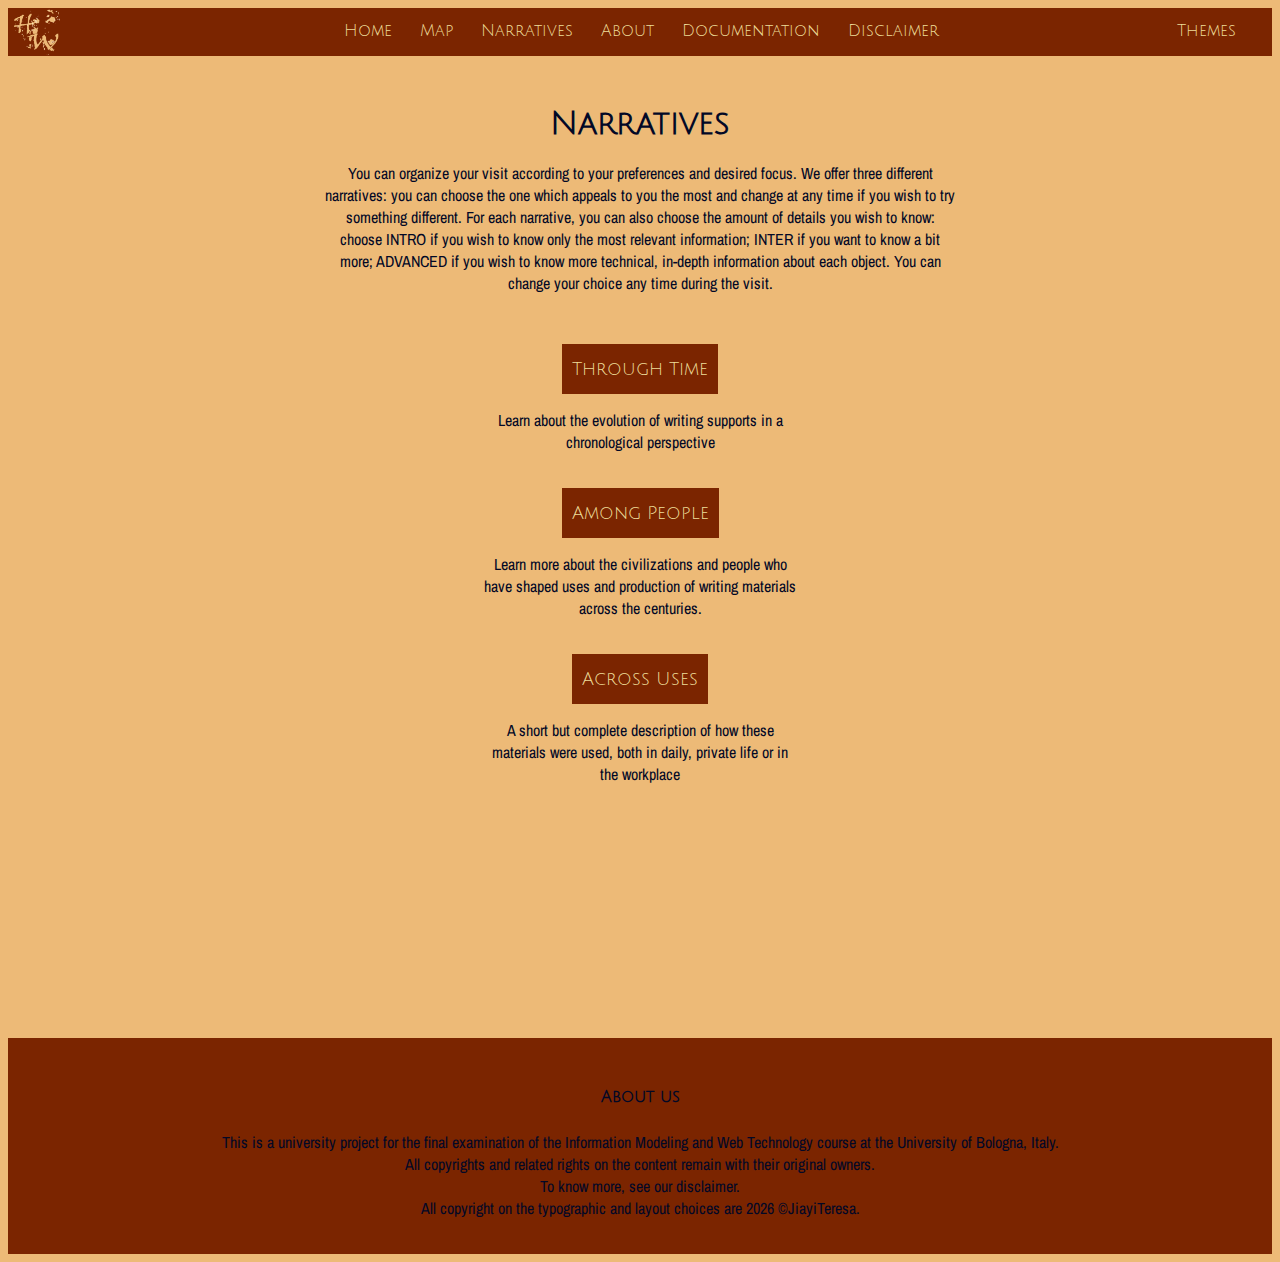
<file: narr_intro.html>
<!DOCTYPE html>
<html>
<head>
   <meta name="viewport" content="width=device-width, initial-scale=1.0">
   <title>Narratives introduction</title>
   <link href="https://fonts.googleapis.com/css2?family=Protest+Revolution&display=swap" rel="stylesheet">
   <link href="https://fonts.googleapis.com/css2?family=Julius+Sans+One&display=swap" rel="stylesheet">
   <link href="https://fonts.googleapis.com/css2?family=Archivo+Narrow:ital,wght@0,400..700;1,400..700&display=swap" rel="stylesheet">
   <link rel="stylesheet" href="https://fonts.googleapis.com/css2?family=Material+Symbols+Outlined" />
   <link href="https://fonts.googleapis.com/css2?family=Roboto+Mono:ital,wght@0,100..700;1,100..700&display=swap" rel="stylesheet">
   <link rel="stylesheet" href="clay_style.css" id="t1">
   <link rel="stylesheet" href="wood_style.css" id="t2" disabled>
   <link rel="stylesheet" href="typewriter.css" id="t3" disabled>
   <link rel="stylesheet" href="digital.css" id="t4" disabled>
</head>
<body class="narrIntro">
   <section class="header">
      <nav id="navbar">
         <a href="index.html"><img src="images\logonobgcut.png" id="logo"></a>
         <div class="nav-links" id="navLinks">
            <span class="material-symbols-outlined close" onclick="hideMenu()">close</span>
            <ul>
               <li class="soloBtn"><a href="index.html">Home</a></li>
               <li class="soloBtn"><a href="map.html">Map</a></li>
               <li class="soloBtn"><a href="narr_intro.html">Narratives</a></li>
               <li class="soloBtn"><a href="about.html">About</a></li>
               <li class="soloBtn"><a href="documentation.html">Documentation</a></li>
               <li class="soloBtn"><a href="disclaimer.html">Disclaimer</a></li>
               </ul>
         </div>
         <div class="themesContainer">
               <li>
                  <a id="themes" href="" class="soloBtn">Themes</a>
                  <ul class="dropdown">
                  <li><button id="clay" class="changeButton" onclick="change('t1')"> Clay tablet</button></li>
                  <li><button id="woodcut" class="changeButton" onclick="change('t2')"> Woodcut </button></li>
                  <li><button id="typewriter" class="changeButton" onclick="change('t3')"> Typewriter</button></li>
                  <li><button id="digital" class="changeButton" onclick="change('t4')">Digital </button></li>
                  </ul>
               </li>
            </ul>
         </div>
         <span class="material-symbols-outlined open" onclick="showMenu()">menu</span>
      </nav>
</section>

<section class="content">
   <h1>Narratives</h1>
   <p>You can organize your visit according to your preferences and desired focus. 
      We offer three different narratives: you can choose the one which appeals to you the most and change at any time if you wish to try something different. 
      For each narrative, you can also choose the amount of details you wish to know: choose INTRO if you wish to know only the most relevant information; 
      INTER if you want to know a bit more; ADVANCED if you wish to know more technical, in-depth information about each object. You can change your choice any time during the visit. </p>
   
   <div class="narrContainer">
      <div class="narrRow">
        <div class="narrPageCol">
        <button class="narrBtn"><a href="narr1.html">Through Time</a></button>
        
        <p>Learn about the evolution of writing supports in a chronological perspective</p>
        </div>
      </div>
      <div class="narrRow">
      <div class="narrPageCol">
      <button class="narrBtn"><a href="narr2.html">Among People</a></button>
       <p>Learn more about the civilizations and people who have shaped uses and production of writing materials across the centuries.</p>
       </div>
      </div>
      <div class="narrRow">
         <div class="narrPageCol">
           <button class="narrBtn"><a href="narr3.html">Across Uses</a></button>
           <p>A short but complete description of how these materials were used, both in daily, private life or in the workplace</p>
       </div> 
       </div>  
   </div>

</section>








<section class="footer" >
       <h4>About us</h4>
      <p>This is a university project for the final examination of the Information Modeling and Web Technology course at the University of Bologna, Italy.<br> 
         All copyrights and related rights on the content remain with their original owners. 
         <br>To know more, see our <a href="disclaimer.html" id="outroLink">disclaimer</a>. <br> All copyright on the typographic and layout choices are 2026 ©JiayiTeresa. 
</p>
      
   </section>
   <script src="howiwrite.js"></script>
</body>
</file>
<file: clay_style.css>
body {
 background-color: #edba77;
}

/*HEADER IN THE COVER PAGE*/
.mainHeader{
    min-height: 80vh;
    width:100%;
    background-image: linear-gradient(rgba(0,0,0,0.1), rgba(0,0,0,0.1)), url("images/headerpic.jpg");
    background-position:center;
    background-size:cover;
    position:relative;
}

.mainTitle{
     width:90%;
     color:#020826;
     position:absolute;
     top:65%;
     left:1%;
     font-size:90px;
     text-align: left;
}

.material-symbols-outlined.stop{
    position:absolute;
    right:4%;
    top:90%;
    color:#020826;
}

.start{
    margin-top: 25px; 
    text-align: center;
}

.start p{
    margin-top: 5px; 
    margin-bottom:15px;
    font-size:18px;
    color:#020826;
}


/*NAVBAR- ALL PAGES*/

#logo{
    margin:auto;
    width:80px;
    margin-left:-30px;
    margin-top:5px;
}

nav{
    display:flex;
    padding:1.5%; 
    height:10px;
    justify-content:space-between;
    align-items: center; /*all children*/
    background: #7b2500;
    position:relative;
}


.nav-links{
    flex:1;
    text-align:center; /*fixed to be centered, by eliminating flex 1 in themesContainer*/
    padding: 0;
}


.nav-links ul li{
    list-style:none;
    display:inline-block;
    padding: 8px 12px;
    position:relative;    
}

.nav-links ul li a{
    color:#EEDD99;
    text-decoration: none;
    font-size:16px; 
    display:block;
    font-family: "Julius Sans One";
}

.nav-links ul li.soloBtn::after {
    content:"";
    width:0%;
    height:2px;
    background: #020826;
    display:block;
    margin:auto;
    transition:0.5s;
    border:transparent;
}

.nav-links ul li.soloBtn:hover::after {
    width:100%;  
}

.themesContainer{
    text-align:right;
    margin-right:5px;
}

.themesContainer li{
    list-style:none;
    display:inline-block;
    padding: 8px 12px;
    position:relative;
}

.themesContainer li a{
    color:#EEDD99;
    text-decoration: none;
    font-size:16px; 
    display:block;
    font-family: "Julius Sans One";
    cursor: pointer;
}

.themesContainer li .soloBtn::after {
    content:"";
    width:0%;
    height:2px;
    background: #020826;
    display:block;
    margin:auto;
    transition:0.5s;
    border:transparent;
}

.themesContainer li .soloBtn:hover::after {
    width:100%;  
}

.themesContainer li ul.dropdown li button::after {
    content:"";
    width:0%;
    height:2px;
    background: #020826;
    display:block;
    margin:auto;
    transition:0.5s;
    
}
.themesContainer li ul.dropdown li button:hover::after{
    width:90%;  
}

.themesContainer li ul.dropdown li{
    width:100%;
}

.themesContainer li ul.dropdown{
    width: 100px;
    position:absolute;
    right:0;
    left:auto;
    margin:auto;
    background-color: #7b2500; 
    z-index:999;
    display:none;
    list-style:none;
    padding:0;
    
    
}


.themesContainer li ul.dropdown li button {
    background-color: inherit;
    border: none;
    width: 80%;
    display:block;
    box-sizing: border-box;
    padding: 5px;
    text-align: left;
    text-decoration: none;
    color: #EEDD99;
    font-family: "Julius Sans One";
    font-size:70%;
    cursor:pointer;
}

li:hover ul.dropdown{
    display:block;
}


.homeButton{
    display:inline-block; 
    text-decoration:none;
    color:#EEDD99;
    font-family: "Julius Sans One";
    padding: 12px 34px;
    font-size:20px;
    background:#7b2500;
    position:relative;
    cursor:pointer;
    
}

.open{
    display:none;
}

.close{
    display:none; 
}


.header{
    width:100%; 
}

/*DESCRIPTION- COVER PAGE*/

.description  {
    width:80%;
    margin:auto;
    text-align:center;
    padding-top:100px;
}

.description h1{
    font-size:36px;
    font-weight:600;
}

.description p{
    color:#020826;
    font-size:18px;
    font-weight:300;
    line-height:22px;
    padding:10px;
}

.description .row{
    margin-top:5%;
    display:flex;
    justify-content: space-between;
    flex-direction: row;
    
}

.descrCol{
    flex-basis:31%;
    background:#8c7851;
    border-radius:10px;
    margin-bottom:5%;
    padding: 20px 12px;
    box-sizing:border-box;
    transition: 0.5s;
}
.descrCol p{
    color:#020826;
}

.description h3{
    text-align:center;
    font-weight:600;
    margin:10px 0;
}

.descrCol:hover{
    box-shadow: 0 0 20px 0px rgba(0,0,0,0.2);
}




/*WEBSITE- COVER PAGE*/

.website{
    width:80%;
    margin:auto;
    text-align:center;
    padding-top:50px;
}

.webrow{
    display:flex;
    align-items: stretch;
    justify-content: center;
    flex-wrap: nowrap;
    column-gap: 60px;
}

.webrow:first-of-type{
    margin-bottom: 20px;
    margin-top: 20px;
}

.webrow .webCol{
    background-color: #7b2500;
    display:flex;
    flex-direction: column;
    align-items: center;
    justify-content: center;
    padding:20px 10px;
    flex:0 0 calc(20% - 10px);
}

.webrow .webCol p{
    font-size: 14px;  
}

.webBtn{
    border:none;
    background-color: transparent;
    font-family: "Julius Sans One";
    color:#edba77;
    font-size: 18px;
    cursor:pointer;
}

.webrow .claybox:hover{
    background-color:#7b2500;
}

.webrow .woodbox:hover{
    background-color:#667463;
}

.webrow .woodbox:hover .webBtn{
    font-family:"Protest Revolution";
    color:#e0d4be;
}

.webrow .typebox:hover{
    background-color:#af9b67;
}

.webrow .digibox:hover{
    background-color:#0d1117;
}

.webrow .webCol:hover .webBtn{
    text-decoration: underline;
    transition:0.5s;
}


.webrow .claybox:hover p {
    color:#edba77;
    font-family: "Julius Sans One";
}

.webrow .woodbox:hover p {
    color:#e0d4be;
    font-family: "Garimond";
}

.webrow .typebox:hover p, .webrow .typebox:hover .webBtn{
    color:#935656;
    font-family: "Courier New", Courier, monospace;
    font-weight:bold;
}

.webrow .digibox:hover p, .webrow .digibox:hover .webBtn {
    color:#00ffc6;
    font-family: "Roboto Mono", monospace;
    text-shadow: 0 0 8px #78ffe1;
}

.website a{
    text-decoration:none;
    color:#020826;
}

.website a:hover{
    text-decoration:underline;
    transition:0.5;
}


/*NARRATIVES- COVER PAGE*/
.narratives{
    width:80%;
    margin:auto;
    text-align:center;
    padding-top:50px;
}

.narratives p{
    padding-top:10px;
    padding-bottom: 10px;
    color:#020826;
    font-size:18px;
}

.narrativesCol{
    display:flex;
    flex-basis:32%;
    border-radius:10px;
    margin-bottom:30px;
    position:relative;
    overflow:hidden;
    text-align: center;
    justify-content: center; /*aligns horizontally*/
    align-items: center;
    flex-direction: column;
}

.narrativesCol img{
    width:30%;
    height: auto;
    display:block;
    margin:auto;
}

.layer{
    background:transparent;
    height:100%;
    width: 30%;
    position:absolute;
    margin: auto;
    transition:0.5s;
    
    
}

.layer:hover{
    background:#020826;
}

.layer h3{
    width:100%;
    font-weight:500;
    color:#EEDD99;
    font-size:24px;
    bottom:0;
    left:50%;
    transform:translateX(-50%);
    position:absolute;
    opacity:0;
    transition:0.5s;
}

.layer:hover h3{
    bottom:30%;
    opacity:1;
}



/*MAP- COVER PAGE*/
.map{
    width:80%;
    margin:auto;
    text-align:center;
    padding-top:100px;
}

.map p{
    padding:0;
    color:#020826;
    font-size:18px;

}
.mapCol{
    flex-basis:31%;
    border-radius:10px;
    margin-bottom:5%;
    text-align:center;
}

.mapCol img{
    width:40%;
    max-width:1000px;
    margin:auto;
    border-radius:10px;
}

.mapCol h3{
    margin-top:16px;
    margin-bottom:15px;
    text-align:center;
}





#outroLink{
    text-decoration: none;
    color:#020826;
}

#outroLink:hover{
    text-decoration: underline;
    text-decoration-color: #020826;
    transition:0.5s; 
}



/*NARRATIVEs 1-2-3*/
.pageContent{
  display: flex;
  min-height: 100vh;
}

.side{
  flex: 0 1 200px;          /* fixed width, no distortion */
  background-image: url("images/oleg_mit-soil-5342049_1280.jpg");
  background-size: cover;   /* fill height without distortion */
  background-position: center;
  background-repeat: no-repeat;
}

.content{
  flex: 1;
  padding: 2rem;
  flex-direction: column; 
  align-items: center; 
  margin: 0;
  min-height: 100vh;
  padding-top: 15px;
  background-color: #edba77;
}

.N1Col, .N2COl, .N3COl{
  display:flex;
  justify-content: center;
  align-items: center;
  flex-direction: column;
}

p, td   {
    color:#020826;
    font-family: "Archivo Narrow";
    margin-top:5px;
    margin-bottom:5px;
    text-align:center;
}

h1, h2, h3, h4 {
    font-family: "Julius Sans One";
    text-align:center;
    color:#020826;
}


/*CONTENT- NARRATIVE 1 PAGE*/

.N1bd .row, .N2bd .row, .N3bd .row {
     display:none;
     padding-top: 50px;
     text-align: center;
     align-items: center;
}



.N1bd .row p, .N2bd .row p, .N3bd .row p{
     width:70%;
     margin:auto;
     margin-top:10px;
}

.N1bd .row:first-of-type,
.N2bd .row:first-of-type,
.N3bd .row:first-of-type{
    display:block;
    
}

.N1bd table, .N2bd table, .N3bd table{
    margin-top: 15px;
    border-spacing:20px 0;
    width:600px;
    table-layout: fixed;
   
}

.N2bd table, .N3bd table{
    margin:0 auto;
    margin-top: 15px;
}


.N1bd table td:first-child,
.N2bd table td:first-child, 
.N3bd table td:first-child { 
    border-right: 2px solid #7b2500; 
    padding-right:15px;
}

#finish{
    display:block;
    background-color: #7b2500;
    display:inline-block; 
    padding: 10px 10px;
    cursor:pointer;
    border:none; 
    margin-top: 25px;
    margin-left: 10px;
}

#finish a{
    text-decoration: none;
    color:#EEDD99;
    font-family: "Julius Sans One";
    font-size: 13px;
}

.intro .short{
    display:none;
}

.medium{
    display:none;
}

.long{
    display:none;
}

.intermediate{
    display:none;
}

.advanced{
    display:none;
}


#message{
    display:none;
}


.chooseBtn{
    background-color: #7b2500;
    font-family: "Julius Sans One";
    display:inline-block; 
    text-decoration:none;
    padding: 5px 10px;
    font-size: 10px;
    cursor:pointer;
    color:#EEDD99;
    border:none;   
}

.chooseBtnContainer{
    display:flex;
    flex-direction: row;
    justify-content: center;
    gap:20px;

}

.chooseLvl{
  margin-top: 5px;
}


#introBtn{
   font-size: 13px;
}

#interBtn{
   font-size: 13px;
}

#advBtn{
   font-size: 13px;
}

.N1bd .readBtn, .N2bd .readBtn, .N3bd .readBtn{
    padding: 10px 10px;
    background-color: #7b2500;
    font-family: "Julius Sans One"; 
    text-decoration:none;
    font-size: 13px;
    cursor:pointer;
    color:#EEDD99;
    border:none;
    margin:25px 10px 0 0;
    width:100px;
}

.N1bd .readButtons, .N2bd .readButtons, .N3bd .readButtons{
    display:inline-block;
}


.back{
    padding: 10px 10px;
    background-color: #7b2500;
    font-family: "Julius Sans One";
    text-decoration:none;
    font-size: 13px;
    cursor:pointer;
    color:#EEDD99;
    border:none;  
    margin-left: -5px;
    margin-top: 25px;
}

.next{
    padding: 10px 10px;
    background-color: #7b2500;
    font-family: "Julius Sans One";
    text-decoration:none;
    font-size: 13px;
    cursor:pointer;
    color:#EEDD99;
    border:none;
    margin-top: 25px;
    margin-left: 10px;

   
}


.buttons{
    display:block;
}


#narrTitle{
     color:#020826;
     font-size:60px;
     text-align: center;
     font-family: "Julius Sans One";
     margin:auto;
 
}


.itemImg{
     margin:auto;
     width: 50%;
     height: auto;
     padding-top: 20px;  
}

/*FOOTER- ALL PAGES*/
.footer{
    width:100%;
    min-height: fit-content;
    text-align:center;
    padding:30px 0;
    background-color: #7b2500;
}

.footer p{
    text-align:center;
    margin-top:10px;
    font-family: "Archivo Narrow";
    color:#020826;
    justify-content: center;
}

.footer h4{
    margin-bottom:25px;
    margin-top:20px;
    font-weight:600;
    font-family: "Julius Sans One";
    color: #020826;
}

.icons .website{
   margin:0 13px;
   cursor:pointer;
   margin-top:10px;
}





/*NAVBAR ICONS- ALL PAGES*/
.material-symbols-outlined {
  font-family: "Material Symbols Outlined";
  font-variation-settings:
    "FILL" 0,
    "wght" 400,
    "GRAD" 0,
    "opsz" 24;
  color:#EEDD99;
  font-size:28px;
  cursor: pointer;
}


/*NARRATIVE INTRO PAGE*/
.narrContainer{
  align-items: center;
  padding-bottom:10px;
  margin:auto;
  margin-top:50px;
}

.narrIntro .content{
  margin:auto;
  margin-top:50px;
  padding-top:0;
  width:50%;
}

.narrBtn{
  background-color: #7b2500;
  padding:10px 10px;
  border:none;
}

.narrBtn a{
  text-decoration:none;
  font-size: 13px;
  font-family: "Julius Sans One";
  color:#EEDD99;
}

.narrIntro .narrRow{
  display: flex;
  flex-direction: column; 
  margin-bottom:30px;
}

.narrIntro .narrPageCol{
  display: flex;
  flex-direction: column; 
  align-items: center;
  justify-content: center;
}

.narrIntro .narrPageCol p{
  margin-top:15px;
  width:50%;
}

.narrBtn{
  flex:0 1 50px; /*dont allow grow, allow shrinking, preferred width */
}

.narrBtn a{
  font-size:18px;
}

/*DISCLAIMER PAGE*/
.disclaimer .content{
  display:flex;
  align-items: center;
  margin-left:370px;
  margin-top:20px;
  padding-top:0;
  width:50%;
 
}

.disclaimer .content ul li {
  font-size: 15px;
  font-family: "Julius Sans One";
  color:#020826;
}

/*ABOUT PAGE*/

.aboutCol{
    display:flex;
    justify-content: center;
    align-items: center;
    column-gap: 30px;
    margin-bottom:50px;  }

.aboutMainPage h1{
   font-size: 45px;
  }
.aut{
   padding:0;
   position:relative;
   display:inline-block;
  }

.aboutCol img{
   width:350px;
   height:400px;
   display: block;
  }

.aboutLayer{
   background:transparent;
   top: 0;
   left: 0;
   width: 100%;              /* exactly matches image size */
   height: 100%;
   position:absolute;
   margin: auto;
   transition:0.5s;
   display:flex;
   align-items: center;
   justify-content: center;
   flex-direction: column;
  }

.aboutLayer:hover{
    background:#020826;
}

.aboutLayer h3, .aboutLayer p{
    width:100%;
    color:transparent;
    font-size:18px;
}

.aboutLayer:hover h3, .aboutLayer:hover p{
    opacity:1;
    color:#EEDD99;
}


/*DOCUMENTATION PAGE*/
.documentation a{
    text-decoration-color: #020826;
    color:#020826;
}

.documentation .content{
    width:80%;
    display:flex;
    align-items: center;
    align-self: center;
    justify-self: center;
  
  padding-top:0;
  width:50%;
 
}




/* ---------- Interactive Map ---------- */
  .interactive-map {
    position: relative; 
    width: 100%;
    max-width: 1100px;
    margin: 0 auto;
  }
  
  .interactive-map img {
    width: 100%;
    height:auto;
    display:block;
  }
  
  .marker {
    position: absolute;
    width: 10px;
    height: 10px;
    background: #1d1a16;
    border-radius: 50%;
    cursor: pointer;
    z-index: 10;
  }

  .marker:hover {
    z-index: 50;
  }

.marker::before{
    content:"";
    position:absolute;
    top:-12px;
    left:-12px;
    width:38px;
    height:38px;
    border-radius:50%;
    background:transparent;
  }
  
  .tooltip {
    position: absolute;
    z-index: 60;
    top: 50%;
    left: 18px;
    transform: translateY(-50%);
    background: #fbf7e8;
    border: 1px solid #c8c0a8;
    padding: 12px;
    width: 220px;
    display: none;
    text-align: left;
    pointer-events: auto;
  }
  
  .marker:hover .tooltip,
  .marker .tooltip:hover {
    display: block;
  }
 
  .tooltip h4 {
    margin: 0 0 6px 0;
    font-family: "Julius Sans One";
  }
  
  .tooltip a {
    color: #1d1a16;
    text-decoration: underline;
    font-family: "Julius Sans One";
    color:#020826;
  }



  



@media(max-width:900px){



    #logo{
    margin:auto;
    width:50px;
    margin-left:-10px;
    margin-top:5px;
}

   .nav-links ul li a, #themes{
     font-size: 13px;   
}

    nav{
     height:15px;
}

    .side{
        max-width:10%;   
    }

   .narrativesCol .layer h3{
     font-size: 20px;
}

   .narrativesCol img {
     width:50%;
}

   .narrativesCol .layer{
     width:50%;
}

   .mapPage .marker, .map .marker{
    width:10px;
    height:10px; 
}

   .mapPage .tooltip,.map .tooltip{
    width:150px;
    box-sizing: border-box;
    left:10px;
}

    .mapPage .tooltip p, .map .tooltip p{
    font-size: 13px;
    width:80%;
    margin-left:0px;
}

    .mapPage .tooltip h4, .map .tooltip h4{
    font-size: 16px;
    left:0px;
    width: 90%;   
}

    .mapPage .tooltip a, .map .tooltip a{
    font-size: 13px;
}

    .N1bd .content, .N2bd .content, .N3bd .content {
        max-width:80%;  
    }

    .back{
     margin-left:-10px;  
}

    .N1bd .row p, .N2bd .row p, .N3bd .row p {
     margin-top:20px;  
}  

     .N2bd table, .N3bd table{
     position:relative;
     top:10px; 
} 
        
    .N1bd .itemImg, .N2bd .itemImg, .N3bd .itemImg {
     width:70%;
}  

 .disclaimer .content {
     margin:auto;
}  
   
}



@media(max-width:700px){

    .disclaimer .content, 
    .narrIntro .content{
         margin-left:80px;
         margin-top:20px;
    }  

    .mainHeader{
        min-height: 70vh;
        width:100%;
    }

     .mainHeader img{
        width: 100%;
    }

 
    .mainTitle {
        position:absolute;
        font-size: 40px;
        top:65%;
        left:50%;
        transform:translate(-50%, -50%);
        text-align:center;
    }

    .header{
        min-height: 30px;
        width:100%;
    }

    nav{
        min-height: 30px;
    }

    .title {
        font-size: 60px;
    }

    .stop {
        margin-top:15px;
    }
    .start{
        margin-top:10px;
    }
    
    #logo{
        width: 60px;
        margin-left:-5px;
    }

    .homeButton{
        font-size: 15px;
        
    }

    .themesContainer li{
        display:block;
        font-size: 15px;
    }

    .themesContainer {
        position: absolute;
        right:80px; 
    }
    
    .nav-links{
    position: absolute;
    background: #7b2500;
    height:600px;
    width:200px;
    top:42px;
    right:-200px;
    text-align:left;
    z-index:100; 
    transition:1s;
    font-size:15px;
    display:none;
    }

    .open{
     display:block;
     margin:10px;
     cursor:pointer;
     position:relative;
}

    .close{
     display:block;
     margin:10px;
     cursor:pointer;
}

    .nav-links ul{
     padding:30px;
     
    }

    .nav-links ul li a{
     font-size: 13px;
     padding:6px;     
    }

    .website .webrow{
    flex-direction: column;
    row-gap: 15px;
    justify-content: center;
    align-items: center;
}
    
    .website .webCol{
    width:200px;
    }

     .mapCol img{
    width:100%;
}

     .narrativesCol img{
    width:100%;
}

     .narrativesCol .layer{
    width:100%;
}

     .footer{
     min-width:100%; 
}

    .description .row{
         flex-direction:column;
    }

   .narrativesCol img{
          width:100%;
          height: auto;
          display:block;
          margin:auto;
     }

    .layer{
    height:100%;
    width: 100%;   
}

     .narrIntro .narrContainer p{
         margin-top:15px;
         width:80%;
    }

     .narrIntro .narrPageCol p{
         margin-top:15px;
         width:80%;
    }

     .mapPage .marker, .map .marker{
          width:7px;
         height:7px;
    }

     .mapPage .tooltip, .map .tooltip{
         width:105px;
         box-sizing: border-box;
         left:10px;
    }

     .mapPage .tooltip p, .map .tooltip p{
         font-size: 12px;
         width:80%;
         margin-left:0px;
    }
    
    .mapPage .tooltip h4, .map .tooltip h4{
          font-size: 13px;
          left:0px;
          width: 90%; 
    }

     .mapPage .tooltip a, .map .tooltip a{
          font-size: 10px;
      }

  

    .N1bd .side, .N2bd .side, .N3bd .side{
        max-width:5%;
    }

    .N1bd .content, .N2bd .content, .N3bd .content {
        max-width:90%;
    }

    .back {
       margin-left:0px;
    }

    .itemImg{
     margin:auto;
     width: 70%;
     height: auto;
     padding-bottom: 20px;  
}

    .N1bd table{
     margin-right:10px;
     width:350px;
     
}
    .N2bd table, .N3bd table{
     width:350px;
     margin:auto;
     top:-10px;
     
}
    .N1bd td, .N2bd td, .N3bd td{
     font-size:13px;
}

    .N1bd .row p, .N2bd .row p, .N3bd .row p{
     margin-top:15px;    
}

    .readButtons{
     display:block;
}

    .readBtn{
     display:block;
     margin-right:0;
}

    .N2bd .back, .N3bd table {
     margin-left:-10px;  
}   

    .itemImg{
    width:30%;
}

.aboutCol{
    flex-direction: column;
    row-gap:25px;  }


}
</file>
<file: wood_style.css>
body{
 background-color: #e0d4be ;
 background-image: url("images/doubleflow.jpg");
 background-size: 50%;
 background-position: center;
 background-repeat: repeat-y;
}

/*HEADER- COVER PAGE*/
.mainHeader{
    min-height: 80vh;
    width:100%;
    background-image: linear-gradient(rgba(0,0,0,0.1), rgba(0,0,0,0.1)), url("images/headerpic.jpg");
    background-position:center;
    background-size:cover;
    position:relative;
}

.mainTitle{
     width:90%;
     color:#3f3a37;
     position:absolute;
     top:65%;
     left:1%;
     font-size:90px;
     text-align: left;
}


.material-symbols-outlined.stop{
    position:absolute;
    right:4%;
    top:90%;
    color:#3f3a37;
}

.start{
    margin-top: 25px; 
    text-align: center;
}

.start p{
    margin-top: 5px; 
    margin-bottom:15px;
    font-size:18px;
    line-height:25px;
    
}

/*NAVBAR- ALL PAGES*/
#logo{
    margin:auto;
    width:80px;
    margin-left:-30px;
    margin-top:5px;
}

nav{
    display:flex;
    padding:1.5%; 
    height:10px;
    justify-content:space-between;
    align-items: center;
    background: #667463;
    position:relative;
}

nav img{
    width:100px;
}

.nav-links{
    flex:1;
    text-align:center;
}

.nav-links ul li{
    list-style:none;
    display:inline-block;
    padding: 8px 12px;
    position:relative;
}

.nav-links ul li a{
    color:#e0d4be;
    text-decoration: none;
    font-size:16px; 
    display:block;
    font-family: "Garimond";
}

.nav-links ul li.soloBtn::after {
    content:"";
    width:0%;
    height:2px;
    background: #ab6860;
    display:block;
    margin:auto;
    transition:0.5s;
    border:transparent;
}

.nav-links ul li.soloBtn:hover::after {
    width:100%;  
}

.nav-links ul li ul.dropdown li button::after {
    content:"";
    width:0%;
    height:2px;
    background: #ab6860;
    display:block;
    margin:auto;
    transition:0.5s;
}
.nav-links ul li ul.dropdown li button:hover::after{
    width:90%;  
}

.nav-links ul li ul.dropdown li{
    width:100%;
}

.nav-links ul li ul.dropdown{
    width:125px;
    position:absolute;
    background-color: #ab6860; 
    z-index:999;
    display:none;
    list-style:none;
    padding:0;
    margin:0;
}


.nav-links ul li ul.dropdown li button {
    background-color: inherit;
    border: none;
    width: 80%;
    display:block;
    box-sizing: border-box;
    padding: 5px;
    text-align: left;
    text-decoration: none;
    color: #e0d4be;
    font-family: "Garimond";
    font-size:70%;
    cursor:pointer;
}

ul li:hover ul.dropdown{
    display:block;
}


.themesContainer{
    text-align:right;
    margin-right:5px;
   
}

.themesContainer li{
    list-style:none;
    display:inline-block;
    padding: 8px 12px;
    position:relative;
    
}

.themesContainer li a{
    color:#e0d4be;
    text-decoration: none;
    font-size:16px; 
    display:block;
    font-family: "Garimond";
    cursor: pointer;
}

.themesContainer li.soloBtn::after {
    content:"";
    width:0%;
    height:2px;
    background: #ab6860;
    display:block;
    margin:auto;
    transition:0.5s;
    border:transparent;
}

.themesContainer li.soloBtn:hover::after {
    width:100%;  
}

.themesContainer li ul.dropdown li button::after {
    content:"";
    width:0%;
    height:2px;
    background: #ab6860;
    display:block;
    margin:auto;
    transition:0.5s;
}
.themesContainer li ul.dropdown li button:hover::after{
    width:90%;  
}

.themesContainer li ul.dropdown li{
    width:100%;
}

.themesContainer li ul.dropdown{
    width: 100px;
    position:absolute;
    right:0;
    left:auto;
    margin:auto;
    background-color: #667463; 
    z-index:999;
    display:none;
    list-style:none;
    padding:0;
    
    
}


.themesContainer li ul.dropdown li button {
    background-color: inherit;
    border: none;
    width: 80%;
    display:block;
    box-sizing: border-box;
    padding: 5px;
    text-align: left;
    text-decoration: none;
    color: #e0d4be;
    font-family: "Garimond";
    font-size:70%;
    cursor:pointer;
}

li:hover ul.dropdown{
    display:block;
}


.homeButton{
    display:inline-block; 
    text-decoration:none;
    color:#e0d4be;
    padding: 12px 34px;
    font-size:20px;
    background:#667463;
    position:relative;
    cursor:pointer;
    
}

.open{
    display:none;
}

.close{
    display:none; 
}

/*DESCRIPTION- COVER PAGE*/

.description  {
    width:80%;
    margin:auto;
    text-align:center;
    padding-top:100px;
}

.description h1{
    font-size:36px;
    font-weight:600;
}

.description p{
    color:#3f3a37;
    font-size:18px;
    font-weight:300;
    line-height:25px;
    margin-top:15px;
    width:45%;
}

.description .row p{
    text-align: justify;
    font-size:15px;
    width:80%;
}

.description .row{
    margin-top:5%;
    display:flex;
    justify-content: space-between;
    flex-direction: row;
    
}

.descrCol{
    flex-basis:31%;
    background:#db9b8f; 
    border-radius:10px;
    margin-bottom:5%;
    padding-bottom: 10px;
    box-sizing:border-box;
    transition: 0.5s;
}

.description h3{
    text-align:center;
    font-weight:600;
    margin:10px 0;
}

.descrCol:hover{
    box-shadow: 0 0 20px 0px rgba(0,0,0,0.2);
}




/*WEBSITE- COVER PAGE*/

.website{
    width:80%;
    margin:auto;
    text-align:center;
    padding-top:50px;
}

.website p{
    padding-top:0;
    width:45%;
    font-size:18px;
    line-height:25px;
    margin-top:30px;
}

.webrow{
    display:flex;
    align-items: stretch;
    justify-content: center;
    flex-wrap: nowrap;
    column-gap: 60px;
}

.webrow:first-of-type{
    margin-bottom: 20px;
    margin-top: 20px;
}

.webrow .webCol{
    background-color: #667463;
    display:flex;
    flex-direction: column;
    align-items: center;
    justify-content: center;
    padding:20px 10px;
    flex:0 0 calc(20% - 10px);
}

.webrow .webCol p{
    font-size: 14px;   
    text-align:center;
    width:80%;
    margin-top:0;
}

.webBtn{
    border:none;
    background-color: transparent;
    font-family: "Protest Revolution";
    color:#e0d4be;
    font-size: 18px;
    cursor:pointer;
}

.webrow .claybox:hover{
    background-color:#7b2500;
}

.webrow .claybox:hover .webBtn{
    font-family:"Julius Sans One";
    color: #edba77;
}

.webrow .woodbox:hover{
    background-color:#667463;
}

.webrow .woodbox:hover .webBtn{
    font-family:"Protest Revolution";
    color:#e0d4be;
}

.webrow .typebox:hover{
    background-color:#af9b67;
}

.webrow .digibox:hover{
    background-color:#0d1117;
}

.webrow .webCol:hover .webBtn{
    text-decoration: underline;
    transition:0.5s;
}

.webrow .claybox:hover p {
    color:#edba77;
    font-family: "Julius Sans One";
}

.webrow .woodbox:hover p {
    color:#e0d4be;
    font-family: "Garimond";
}

.webrow .typebox:hover p, .webrow .typebox:hover .webBtn{
    color:#935656;
    font-family: 'Courier New', Courier, monospace;
    font-weight: bold;
}

.webrow .digibox:hover p, .webrow .digibox:hover .webBtn {
    color:#00ffc6;
    font-family: "Roboto Mono", monospace;
    text-shadow: 0 0 8px #78ffe1;
}

.website a{
    text-decoration:none;
    color:#3f3a37;
}

.website a:hover{
    text-decoration:underline;
    transition:0.5s;
}

/*NARRATIVES- COVER PAGE*/
.narratives{
    width:80%;
    margin:auto;
    text-align:center;
    padding-top:50px;
}

.narratives p{
    margin-top:15px;
    font-size:18px;
    line-height: 25px;
    width:45%;

}
.narrativesCol{
    flex-basis:32%;
    border-radius:10px;
    margin-top: 20px;
    margin-bottom:30px;
    position:relative;
    overflow:hidden;
    text-align: center;
    display:flex;
    justify-content: center; /*aligns horizontally*/
    align-items: center;
    flex-direction: column;
    
}

.narrativesCol img{
    width:30%;
    display:block;
    margin:auto;
}

.layer{
    background:transparent;
    height:100%;
    width:30%;
    position:absolute;
    transition:0.5s;
}

.layer:hover{
    background:#ab6860;
}

.layer h3{
    width:100%;
    font-weight:500;
    color:#3f3a37;
    font-family: "Garimond";
    font-size:24px;
    bottom:0;
    left:50%;
    transform:translateX(-50%);
    position:absolute;
    opacity:0;
    transition:0.5s;
}

.layer:hover h3{
    bottom:30%;
    opacity:1;
}



/*MAP- COVER PAGE*/
.map{
    width:80%;
    margin:auto;
    text-align:center;
    margin-top:100px;
}

.map p{
    width:45%;
    font-size: 18px;
    line-height: 22px;
} 

.mapCol{
    flex-basis:31%;
    border-radius:10px;
    margin-top: 10px;
    margin-bottom:5%;
    text-align:center;
}

.mapCol img{
    width:40%;
    max-width:1000px;
    margin:auto;
    border-radius:10px;
}

.map p{
    margin-top:15px;
}

.mapCol h3{
    margin-top:16px;
    margin-bottom:15px;
    text-align:center;
}





#outroLink{
    text-decoration: none;
    color:#3f3a37;
}

#outroLink:hover{
    text-decoration: underline;
    text-decoration-color: #3f3a37;
    transition:0.5s; 
}

/*NARRATIVE 1 PAGE*/

.pageContent{
  display: flex;
  min-height: 100vh;
  justify-content: center;
}


.side{
  flex: 0 0 0px;  
}


.content{
  flex: 1;
  padding: 2rem;
  flex-direction: column; 
  align-items: center; 
  margin: 0;
  min-height: 80vh;
  max-width: 80%;
  padding-top: 15px;
  background: radial-gradient(circle, #e0d4be 70%, #dfccab, #ddc49b);
  border: solid 2px #716040;
}




p,td  {
    color:#3f3a37;
    font-family: "Garimond";
    font-weight: 400;
    margin:auto;
    margin-top:90px;
    width:50%;
    text-align:center;
}

h1, h2, h3,h4 {
    font-family: "Protest Revolution";
    text-align:center;
    color:#667463;
    padding-top:30px;
}


#narrTitle{
   font-size: 75px;
}


/*CONTENT- NARRATIVE 1 PAGE*/


.N1bd .N1Col, .N2bd .N2Col, .N3bd .N3Col{
  max-width: 100%;
  display:grid;
  grid-template-columns: 1fr 1fr;
  grid-template-rows: repeat(6, minmax(0, max-content));
  gap:20px;
  position:relative;
  justify-items: center;
  align-items: center;
  grid-template-areas: 
  "box1 box1"
  "box2 box3"
  ". ."
  "box4 box4"
  "box5   box5"
  ".    box6";
}



.N1bd .content, .N2bd .content, .N3bd .content{
  margin-top:20px;
  padding-top:0;
}

.itemTitle{
    position:relative;
    grid-area: box1;
}

.itemImg{
    grid-area: box2;
    max-width: 90%;
    min-height: 200px;
    padding-left:30px;
}

.intro, .N1bd .intermediate, .N1bd .advanced{
    grid-area: box4;
}

.readButtons{
    grid-area: box5;
}

.buttons{
    grid-area: box6;
}

.N1bd .row, .N2bd .row, .N3bd .row{
     display:none;
     text-align: center;
     max-width:95%;   
}

.N1bd .row p, .N2bd .row p, .N3bd .row p{
    position:static;
    text-align: justify;
}


.N1bd .row:first-of-type, 
.N2bd .row:first-of-type,
.N3bd .row:first-of-type{
    display:block; 
}


.N1bd table, .N2bd table, .N3bd table{
    grid-area: box3;
    border-spacing:20px 0;
    width:600px;
    table-layout: fixed;
}

.N1bd table td:first-child, 
.N2bd table td:first-child,
.N3bd table td:first-child { 
    border-right: 2px solid #667463; 
    padding-right:15px;
}

#finish{
    display:block;
    background-color: #667463;
    display:inline-block; 
    padding: 10px 10px;
    cursor:pointer;
    border:none; 
}

#finish a{
    text-decoration: none;
    color:#e0d4be;
    font-family: "Protest Revolution";
    font-size: 13px;
}


.intro .short{
    display:none;
}

.medium{
    display:none;
}

.long{
    display:none;
}

.intermediate{
    display:none;
}

.advanced{
    display:none;
}


#message{
    display:none;
    padding-top: 50px;
    text-align: center;
    position:relative;
    max-width: 75%;
    margin-left:auto;
    margin-right:auto;
}

#message p{
    margin-top: 10px;
    text-align: center;
}

.N1Col.final.buttons, .N2Col.final.buttons, .N3Col.final.buttons{
    display:flex;
    justify-content: center;
    align-items: center;
    gap:5px;
    margin-top:15px;
}




.chooseBtn{
    background-color: #667463;
    font-family: "Protest revolution";
    display:inline-block; 
    text-decoration:none;
    padding: 5px 10px;
    font-size: 10px;
    cursor:pointer;
    color:#e0d4be;
    border:none;   
}

.chooseBtnContainer{
    display:flex;
    flex-direction: row;
    justify-content: center;
    gap:20px;

}

.chooseLvl p{
  margin-top: 5px;
  text-align: center;
}



#introBtn{
   font-size: 13px;
}

#interBtn{
   font-size: 13px;
}

#advBtn{
   font-size: 13px;
}


.N1bd .readBtn, .N2bd .readBtn, .N3bd .readBtn {
    padding: 10px 10px;
    background-color: #667463;
    font-family: "Protest Revolution"; 
    text-decoration:none;
    font-size: 13px;
    cursor:pointer;
    color:#e0d4be;
    border:none;
    width:100px;
}

.N1bd .readButtons, .N2bd .readButtons, .N3bd .readButtons {
    display:inline-block;
    position:relative;
}

.back {
    padding: 10px 10px;
    background-color: #667463;
    font-family: "Protest Revolution";
    text-decoration:none;
    font-size: 13px;
    cursor:pointer;
    color:#e0d4be;
    border:none;  
}

.next {
    padding: 10px 10px;
    background-color: #667463;
    font-family: "Protest Revolution";
    text-decoration:none;
    font-size: 13px;
    cursor:pointer;
    color:#e0d4be;
    border:none;
}

.N1Col.buttons, .N2Col.buttons, .N3Col.buttons{
    position:relative;
    display:flex;
    gap:5px;
}



.title{
     color:#3f3a37;
     font-size:95px;
     text-align: center;
     font-family: "Protest Revolution";
     margin: 0 0 10px;
}

.N3bd .itemTitle{
     font-size:40px;
   
}





/*FOOTER- ALL PAGES*/

.footer{
    width:100%;
    min-height: fit-content;
    margin-top: 50px;
    text-align:center;
    padding:30px 0;
    background-color: #667463;
}

.footer p{
    text-align:center;
    margin-top:10px;
    font-family: "Garimond";
    color:#3f3a37;
    justify-content: center;
}

.footer h4{
    margin-bottom:25px;
    margin-top:20px;
    font-weight:600;
    font-family: "Garimond";
    color: #3f3a37;
}

.icons .website{
   margin:0 13px;
   cursor:pointer;
   margin-top:10px;
}



/*NAVBAR ICONS- ALL PAGES*/
.material-symbols-outlined {
  font-family: "Material Symbols Outlined";
  font-variation-settings:
    "FILL" 0,
    "wght" 400,
    "GRAD" 0,
    "opsz" 24;
  color:#ddc49b;
  font-size:24px;
  cursor: pointer;
}





/*DISCLAIMER PAGE*/
.disclaimer .content{
  display:flex;
  align-items: center;
  margin-left:110px;
  margin-top:20px;
  padding-top:0;
}

.disclaimer .content p{
  width:80%;
  margin-top:10px;
}

.disclaimer .content ul li {
  font-size: 15px;
  font-family: "Garimond";
  color:#3f3a37;
  width:75%;
  margin-left:auto;
  margin-right:auto;
  margin-top:15px;
}





/*MAP PAGE*/
.mapPage .content{
  display:flex;
  align-items: center;
  margin-left:110px;
  margin-top:20px;
  padding-top:0;
}

/* ---------- Interactive Map ---------- */
  .mapPage .content p{
    margin: 15px;
  } 
   .mapPage .content h1{
    font-style:36px;
  } 

  .interactive-map {
    position: relative; 
    width: 100%;
    max-width: 1100px;
    margin: 0 auto;
  }
  
  .interactive-map img {
    width: 100%;
    height:auto;
    display:block;
    
  }
  
  .marker {
    position: absolute;
    width: 10px;
    height: 10px;
    background: #1d1a16;
    border-radius: 50%;
    cursor: pointer;
    z-index: 10;
  }

  .marker:hover {
    z-index: 50;
  }

.marker::before{
    content:"";
    position:absolute;
    top:-12px;
    left:-12px;
    width:38px;
    height:38px;
    border-radius:50%;
    background:transparent;
  }
  
  .tooltip {
    position: absolute;
    z-index: 60;
    top: 50%;
    left: 18px;
    background: #fbf7e8;
    border: 1px solid #c8c0a8;
    padding: 12px;
    width: 220px;
    display: none;
    text-align: left;
    pointer-events: auto;

  }
  
  .marker:hover .tooltip,
  .marker .tooltip:hover {
    display: block;
  }
 
  .tooltip h4 {
    margin: 0 0 6px 0;
    font-family: "Protest Revolution";
  }
  
  .tooltip a {
    color: #1d1a16;
    text-decoration: underline;
    font-family: "Protest Revolution";
    color:#3f3a37;
  }

.mapPage .tooltip p{
    margin-top:0px;
    width:80%;
  }

/*NARRATIVES PAGE*/

.narrContainer{
  align-items: center;
  padding-bottom:10px;
  margin:auto;
  padding-top:30px;
}

.narrBtn{
  background-color: #667463;
  padding:10px 10px;
  border:none;
  margin-right:10px;

}

.narrBtn a{
  text-decoration:none;
  font-size: 13px;
  font-family: "Protest Revolution";
  color:#e0d4be;
}

.narrIntro .content{
  display:flex;
  align-items: center;
  margin-left:110px;
  margin-top:20px;
  padding-top:0;
}
.narrIntro p{
  width:60%;
  text-align: justify;
  margin-top:20px;
}

.narrIntro .narrContainer{
  margin-top:-20px;
  width:50%;
}

.narrIntro .narrRow{
  display: flex;
  flex-direction: column; 
  margin-bottom:30px;
}

.narrIntro .narrPageCol{
  display: flex;
  flex-direction: row; 
  align-items: center;
  justify-content: center;
}

.narrIntro .narrPageCol p{
  margin-top:5px;
}

.narrBtn{
  flex:0 1 160px; /*dont allow grow, allow shrinking, preferred width */
}

.narrBtn a{
  font-size:18px;
}


/*ABOUT PAGE*/

.aboutCol{
    display:flex;
    justify-content: center;
    align-items: center;
    column-gap: 30px;
    margin-bottom:50px;  }

.aboutMainPage h1{
   font-size: 45px;
  }
.aut{
   padding:0;
   position:relative;
   display:inline-block;
  }

.aboutCol img{
   width:350px;
   height:400px;
   display: block;
  }

.aboutLayer{
   background:transparent;
   top: 0;
   left: 0;
   width: 100%;              /* exactly matches image size */
   height: 100%;
   position:absolute;
   margin: auto;
   transition:0.5s;
   display:flex;
   align-items: center;
   justify-content: center;
   flex-direction: column;
  }

.aboutLayer:hover{
    background:#ab6860;
}

.aboutLayer h3, .aboutLayer p{
    width:100%;
    color:transparent;
    font-size:18px;
    margin:10px;
}

.aboutLayer:hover h3, .aboutLayer:hover p{
    opacity:1;
    color:#3f3a37;
}



/*DOCUMENTATION PAGE*/
.documentation a{
    text-decoration-color: #3f3a37;
    color:#3f3a37;
}

.documentation .content{
    display:flex;
    align-items: center;
    align-self: center;
    justify-self: center;
    margin-top:10px;
    width:80%;
}

.documentation p{
    text-align: justify;
    margin-top:5px;
}



@media(max-width:900px){
  .disclaimer .content,
  .mapPage .content, 
  .documentation .content,
  .narrIntro .content{
  margin-left:40px;
}  
  #logo{
    margin:auto;
    width:50px;
    margin-left:-10px;
    margin-top:5px;
}

   .nav-links ul li a, #themes{
     font-size: 14px;   
}
   nav{
     height:15px;
}

   .description p, .narratives p, .website p, .map p{
    width:60%;
}

   .description .row{
    flex-direction:column;
    

}

    .descrCol{
    width:60%;
    align-self: center;
}

   .narrativesCol img{
    width:60%;
}

   .narrativesCol .layer{
    width:60%;
}

   .narrIntro .narrRow{
     margin-top:30px;
}

    .narrIntro .narrPageCol{
     gap: 20px;
}

    .mapPage .marker,.map .marker{
    width:10px;
    height:10px;
}

    .mapPage .tooltip, .map .tooltip{
    width:150px;
    box-sizing: border-box;
    left:10px;
}

    .mapPage .tooltip p, .map .tooltip p{
    font-size: 13px;
    width:80%;
    margin-left:0px;
}

    .mapPage .tooltip h4, .map .tooltip h4{
    font-size: 16px;
    left:0px;
    width: 90%; 
}

    .mapPage .tooltip a, .map .tooltip a{
    font-size: 13px;
}

   .itemImg{
    width:90%;
}

.N1bd table, .N2bd table, .N3bd table{
    max-width:300px;
}


}  


@media(max-width:700px){

   body{
     background-size: 65%;
     background-position: center;
     background-repeat: repeat-y;
}
  .disclaimer .content,
  .mapPage .content, 
  .documentation .content,
  .narrIntro .content{
  margin-left:20px;
  margin-top:20px;
}  
  .mainHeader{
        min-height: 70vh;
        width:100%;
    }

   .mainTitle {
        position:absolute;
        font-size: 40px;
        top:65%;
        left:50%;
        transform:translate(-50%, -50%);
        text-align:left;
    }

    .header{
        min-height: 30px;
    }

    nav{
        min-height: 30px;
    }

     .themesContainer li{
        display:block;
    }

    .themesContainer li a, 
    .homeButton{
        font-size: 15px;
    }

    .themesContainer {
        position: absolute;
        right:80px; 
    }

    .title {
        font-size: 60px;
    }

    .stop {
        margin-top:15px;
    }
    .start{
        margin-top:10px;
    }
    
    .start p{
        font-size:18px;
    }

    #logo{
        width: 60px;
        margin-left:-5px;
    }

    .nav-links ul li{
        display:block;
    }

    .nav-links{
    position:absolute;
    background: #667463;
    height:600px;
    width:200px;
    top:44px;
    right:-210px;
    text-align:left;
    z-index:100; 
    transition:1s;
    font-size:15px;
    display:none;
    }

     .open, .close{
     display:block;
     margin:10px;
     font-size:15px;
     cursor:pointer;
    }

    .close{
     font-size:22px;   
    }

    .nav-links ul{
     padding:30px;   
    }

    .nav-links ul li a{
     font-size: 15px;
    }
    
    .description p, .narratives p, .website p, .map p{
    font-size:15px;
    width:60%;
    }

    .website .webrow{
    flex-direction: column;
    row-gap: 15px;
    justify-content: center;
    align-items: center;
    }

    .website .webCol{
    width:200px;
    }


    .description .row{
    flex-direction:column;
}

    .descrCol{
    width:400px;
    padding-top:0;
}

    .narrativesCol img{
    width:100%;
    height: auto;
    display:block;
    margin:auto;
}

    .narrativesCol .layer{
    height:100%;
    width:100%;
}

     .mapCol img{
    width:100%;
    height: auto;
    display:block;
    margin:auto;
}


    .narrIntro .narrContainer{
    margin-top:40px;
    }

    .narrIntro .narrPageCol{
    flex-direction: column;
    }

    .narrIntro .narrBtn{
       flex: 0 1 40px;
    }

    .narrIntro .narrPageCol p{
    width:100%;
    margin-top: 15px;
    }

    .mapPage .marker,
    .map .marker{
    width:7px;
    height:7px;
}

    .mapPage .tooltip, 
    .map .tooltip{
    width:95px;
    box-sizing: border-box;
    left:10px;
}

    .mapPage .tooltip p,
    .map .tooltip p{
    font-size: 10px;
    width:80%;
    margin-left:0px;
}

    .mapPage .tooltip h4,
    .map .tooltip h4{
    font-size: 13px;
    left:0px;
    width: 90%;
    
}

    .mapPage .tooltip a,
    .map .tooltip a{
    font-size: 10px;

}

    .N1bd .side, .N2bd .side, .N3bd .side{
     flex: 0 0 0;
     border:none;
}

    .N1bd .N1Col, .N2bd .N2Col, .N3bd .N3Col{
  width: 70%;
  display:grid;
  grid-template-columns: 1fr;
  grid-template-rows: repeat(6, minmax(0, max-content));
  grid-template-areas: 
  "box1"
  "box2"
  "box3"
  "box4"
  "box5"
  "box6";
  
}
.N1bd div p, .N2bd div p, .N3bd div p{
     padding-top:0;
     width:90%;
     
}
    
.itemImg{
    width:70%;
    justify-self: center;
    transform: translateX(-5%);

}

    .N1bd td, .N2bd td, .N3bd td{
     font-size:13px;

}

    .N1bd table, .N2bd table, .N3bd table{
     justify-self:center;
     max-width: 400px;

    

}

     #message{
    display:none;
    padding-top: 50px;
    text-align: center;
}

.final.buttons{
    margin:auto;
}
    .N1bd .readButtons, .N2bd .readButtons, .N3bd .readButtons{
     display:block;  
}

    .N1bd .buttons, .N2bd .buttons, .N3bd .buttons{
     display:inline;
}

    .N1bd .readBtn, .N2bd .readBtn, .N3bd .readBtn{
     display:inline;
}

    .N1bd .back, .N2bd .back, .N3bd .back{
     position:relative;
     display: inline;
}

    .N1bd .next, .N2bd .next, .N3bd .next{
     position:relative;
     display: inline;
}

.aboutCol{
    flex-direction: column;
    row-gap:25px;  }


}
</file>
<file: typewriter.css>
body {
    background: #f6f1e1;
    color: #1d1a16;
    font-family: "Courier New", monospace;
  
    background-image:
      repeating-linear-gradient(0deg, rgba(0,0,0,0.05) 0 1.5px, transparent 1px 15px), 
      repeating-linear-gradient(90deg, rgba(0,0,0,0.05) 0 1.5px, transparent 1px 15px);

    background-attachment: fixed;

    line-height: 1.6;
    letter-spacing: 0.3px;

    margin:0;
    padding:0;

    
    
}

@media (max-width: 900px){
  body{
    background-attachment: scroll;
  }
}

@media (max-width: 700px){
  body{
    background-attachment: scroll;
  }

  .mapPage .marker,.map .marker{
    width:5px;
    height:5px;

}

    .webrow{
    flex-wrap: wrap;
    column-gap: 20px;
    row-gap: 20px;
  }
  .webrow .webCol{
    flex: 1 1 260px;
    max-width: 360px;
  }
    
}


  /*  Navbar */

#logo{
    margin:auto;
    width:80px;
    margin-left:-30px;
    margin-top:5px;
}

nav{
  display: flex;
  align-items: center;
  justify-content: space-between;

  background: #1d1a16;
  font-family: "Courier New", monospace;

  width: 100%;
  margin: 0;
  padding: 25px;    
  height: 60px;     
  box-sizing: border-box;

  max-width:none;
}

 



nav img{
    width:100px;
}


.nav-links{
    flex:1;
    text-align:center; 
    padding: 0;
    font-family: "Courier New", monospace;
}


.nav-links ul li{
    list-style:none;
    display:inline-block;
    padding-top:5px;
    padding-right:5px;
    position:relative;    

}

.disclaimer .nav-links ul li{
  
  padding-right:0;
    

}


.nav-links ul li a{
    color: #f6f1e1;
    text-decoration: none;
    font-size:16px; 
    display:block;
    font-family: "Courier New", monospace;
    
}

.nav-links ul li.soloBtn::after {
    content:"";
    width:0%;
    height:2px;
    display:block;
    margin:auto;
    transition:0.5s;
    border:transparent;
}

.nav-links ul li.soloBtn:hover::after {
    width:100%;  
}

.themesContainer{
    text-align:right;
    margin-right:5px;
}

.themesContainer li{
    list-style:none;
    display:inline-block;
    padding: 8px 12px;
    position:relative;
}

.themesContainer li a{
    color:#EEDD99;
    text-decoration: none;
    font-size:16px; 
    display:block;
    font-family: "Courier New", monospace;
    cursor: pointer;
}

.themesContainer .soloBtn{
    color:#f6f1e1;
    font-family:"Courier New", monospace;
}

.themesContainer li.soloBtn::after {
    content:"";
    width:0%;
    height:2px;
    background:#a22020;
    display:block;
    margin:auto;
    transition:0.5s;
    border:transparent;
}

.themesContainer li.soloBtn:hover::after {
    width:100%;  
}

.themesContainer li ul.dropdown li button::after {
    content:"";
    width:0%;
    height:2px;
    background: #a22020;
    display:block;
    margin:auto;
    transition:0.5s;
}
.themesContainer li ul.dropdown li button:hover::after{
    width:90%;  
}

.themesContainer li ul.dropdown li{
    width:100%;
}


.themesContainer li ul.dropdown{
    width: 100px;
    position:absolute;
    right:0;
    left:auto;
    margin:auto;
    background-color: #efe8cf; 
    z-index:999;
    display:none;
    list-style:none;
    padding:0;
 
}



.themesContainer li ul.dropdown li button {
    background-color: inherit;
    border: none;
    width: 80%;
    display:block;
    box-sizing: border-box;
    padding: 5px;
    text-align: left;
    text-decoration: none;
    color: #1d1a16;
    font-family: "Courier New", monospace;
    font-size:70%;
    cursor:pointer;
}

li:hover ul.dropdown{
    display:block;
}

.open{
    display:none;
}

.close{
    display:none; 
}
  
  /* ---------- Shared page sections ---------- */
  .content,
  .content h1,
  
  .description,
  .narratives,
  .map,
  .about,
  .documentation,
  .disclaimer {
    width: 80%;
    margin: auto;
    text-align: center;
  }

 
  
  .disclaimer ul{
    max-width: 500px;
    margin:0 auto;
    padding-top:10px;
    padding-bottom:20px;
   
  }
  
  
  /*  Header / Nav  */
  
  .mainHeader {
    background: #f6f1e1 url("images/headerpic.jpg") center/cover no-repeat;
    height:80vh;
    width:100%;
  }

  .subHeader {
    width:100%;
  }

  .mainTitle{
     width:90%;
     color:#3f3a37;
     position:absolute;
     top:50%;
     left:1%;
     font-size:90px;
     text-align: left;
}

.material-symbols-outlined.stop{
    position:absolute;
    right:4%;
    top:70%;
}

  
 
  
  .nav-links ul li.soloBtn::after,
  .nav-links ul li ul.dropdown li button::after {
    background: #a22020;
  }
  

 

  /* start block */

.start p{
  font-family: "Courier New", monospace;
  font-weight: 400;
  font-size: 18px;
  text-shadow: 0.6px 0.6px 0 rgba(0,0,0,0.35);
  text-align:center;
}

.start{
  font-weight:bold ;
  text-align: center;     
}

.start .homeButton,
.cta .homeButton{
  font-size: 20px;
  padding:10px 20px;
  display: inline-block;  
  background: #fbf7e8;  
  color: #2f2d28;       
  border: 10px #1d1a16;
  border-radius:10px;
  line-height:1;
  text-decoration: none;
  margin-bottom: 10px;
  margin-top: 10px;
}

.start .homeButton:hover,
.cta .homeButton:hover{
  background: #a22020;  
  border-color: #a22020;
  color: #f6f1e1;
}

  
 
  
  /* Titles */
  .mainTitle,
  h1 {
    color: #1d1a16;
  }
  
  .description h1,
  .narratives h1,
  .website h1,
  .map h1,
  .cta h1,
  .footer h4,
  .chooseBtn,
  .aboutMainPage h1{
    line-height: 1;
    padding-bottom: 0;
    margin-bottom: 1px;  
    margin:0 auto;
    margin-top: 20px;
    text-align:center;
  }

  

  .cta h1{
    display:block;
    width: fit-content;
    margin:0 auto 20px;
  }

  #descr > p{
    background: #fbf7e8;
    padding: 24px 26px;
    border: none;
    border-radius: 30px;
    max-width: 600px;
    margin-bottom: 30px;
  }
  
  .description p,
  .narratives p,
  .website p,
  .map p,
  .content p{
    color: #4b463f;
    max-width: 600px;
    padding: 24px 26px;
    margin-left: auto;
    margin-right: auto;
  }
 

.start > p,
.website > p,
.map >p,
.descrCol,
.narrativesCol,
.narratives > p,
.footer > p,
.content p,
.itemTitle,
.N1bd .N1Col table{
  background: #fbf7e8;
  padding: 10px 10px;
  border: none;
  border-radius: 30px;        
  max-width: 500px;
  margin:0 auto;
  margin-top: 20px;
  margin-bottom: 20px;
}

.itemTitle{
  display:flex;
  align-items:center;
  justify-content:center;
}

.website > p:last-of-type{
  margin-bottom: 20px;   
}





  .row {
    display: flex;
    flex-direction: column;  
    align-items: center;    
    gap: 0; 
    justify-content: center;
    flex-wrap: wrap;
    max-width: 800px;
    margin-left: auto;
    margin-right: auto;
    border: none;
    margin-top: 20px;
  }


  .narrativesCol img{
    width:80%;
    height: auto;
    display:block;
    margin:auto;
}

  
  
 
  
  /* ---------- Buttons ---------- */
  .homeButton,
  .readMore,
  .readBtn,
  .back,
  .next,
  #finish {
    border: 1px solid #1d1a16;
    background: #f6f1e1;
    color: #1d1a16;
    font-family: "Courier New", monospace;
  }

  #finish a{
    text-decoration: none;
    color: #1d1a16;
  }
  
  .homeButton:hover,
  .readMore:hover,
  .readBtn:hover,
  .back:hover,
  .next:hover,
  #finish:hover {
    background: #1d1a16;
    color: #f6f1e1;
  }

  #finish:hover a{
    color: #f6f1e1;
  }
  


  .chooseBtn {
    background: transparent;
    color: #1d1a16;
    border: 1px solid #1d1a16;
    padding: 6px 8px;
    opacity: 1;
    border-radius: 10px;
    transition: 0.25s;
    cursor:pointer
  }


  .Lvl > p{
    background: transparent !important;
    padding: 0 !important;
    border: none !important;
    border-radius: 0 !important;
    max-width: none !important;
  
    display: inline-block;
    width: auto;
    text-decoration: underline;
    text-underline-offset: 6px;
    text-decoration-thickness: 1px;
  }
  
  .chooseLvl{
    text-align: center;
  }

  .chooseBtnContainer{
    margin-top: -30px;
  }

  .N1bd .chooseLvl p, 
  .N2bd .chooseLvl p, 
  .N3bd .chooseLvl p{
    text-align:center;
    margin-right:auto;
    margin-left:auto;
    width:100px;

  }

  #introBtn{
    background: #fbf7e8;
  }
  #interBtn{
    background: #fbf7e8;
  }
  #advBtn{
    background: #fbf7e8;
  }

  #introBtn:hover, #interBtn:hover, #advBtn:hover{
    background: #1d1a16;
    color: #f6f1e1;
  }
  
  /* ---------- Interactive Map ---------- */
  .interactive-map {
    position: relative; 
    width: 100%;
    max-width: 1100px;
    margin: 0 auto;
  }
  
  .interactive-map img {
    width: 100%;
    height:auto;
    display:block;
  }
  
  .marker{
    position: absolute;
    width: 10px;
    height: 10px;
    background: #1d1a16;
    border-radius: 50%;
    cursor: pointer;
    z-index: 10;
  }
  
  .marker:hover{
    z-index: 50;
  }

  .marker::before{
    content:"";
    position:absolute;
    top:-12px;
    left:-12px;
    width:38px;
    height:38px;
    border-radius:50%;
    background:transparent;
  }
  
  .tooltip{
    position: absolute;
    z-index: 60;
  
    top: 50%;
    left: 18px;
    transform: translateY(-50%);
  
    background: #fbf7e8;
    border: 1px solid #c8c0a8;
    padding: 12px;
    width: 220px;
    display: none;
    text-align: left;
    pointer-events: auto;
  }
  
  .marker:hover .tooltip,
  .marker .tooltip:hover{
    display: block;
  }

  
 
  .tooltip h4 {
    margin: 0 0 6px 0;
  }
  
  .tooltip a {
    color: #1d1a16;
    text-decoration: underline;
  }
  
/* ----------- ABOUT PAGE  ----------- */
.about, .documentation, .disclaimer {
  width: 100%;
  margin: auto;
  padding-top:0;
}

.about h1,
.documentation h1,
.disclaimer h1 {
  color: #1d1a16;                 
  
  text-align: center;
}

.about p,
.documentation p,
.disclaimer p {
  color: #4b463f;                 
}

  /* ---------- CTA ---------- */
.cta {
    width: 80%;
    margin: 80px auto;
    text-align: center;
  }
  
  .cta h1 {
    margin-bottom: 20px;
  }
/* ---------- Footer ---------- */
.footer {
    text-align: center;
    padding: 40px 0;
  }
  
  .footer p {
    margin: 10px auto;
  }
  
  .footer .icons {
    display: flex;
    justify-content: center;
    gap: 10px;
    margin: 20px 0;
  }


  .material-symbols-outlined {
    font-family: "Material Symbols Outlined";
    font-variation-settings:
      "FILL" 0,
      "wght" 400,
      "GRAD" 0,
      "opsz" 24;
    color:#f6f1e1;
    font-size:28px;
    cursor: pointer;
  }

  .stop{
    color:#1d1a16;
  }

  .website{
    width:80%;
    margin:auto;
    text-align:center;
    padding-top:50px;
}

.webrow{
    display:flex;
    align-items: stretch;
    justify-content: center;
    flex-wrap: nowrap;
    column-gap: 60px;
}

.webrow:first-of-type{
    margin-bottom: 20px;
    margin-top: 20px;
}

.webrow .webCol{
  background-color: #497b60d8;
  background-size: auto, 6px 6px;
  color: #f6f1e1;
    display:flex;
    flex-direction: column;
    align-items: center;
    justify-content: center;
    padding:20px 10px;
    flex:0 0 calc(20% - 10px);
}

.webrow .webCol p{
    font-size: 14px;  
}

.webBtn{
    border:none;
    background-color: transparent;
    font-family: "Julius Sans One";
    color:#edba77;
    font-size: 18px;
    cursor:pointer;
}

.webrow .claybox:hover{
    background-color:#7b2500;
}

.webrow .woodbox:hover{
    background-color:#667463;
}

.webrow .woodbox:hover .webBtn{
    font-family:"Protest Revolution";
    color:#e0d4be;
}

.webrow .typebox:hover{
    background-color:#af9b67;;
}

.webrow .digibox:hover{
    background-color:#0d1117;
}

.webrow .webCol:hover .webBtn{
    text-decoration: underline;
    transition:0.5s;
}


.webrow .claybox:hover p {
    color:#edba77;
    font-family: "Julius Sans One";
}

.webrow .woodbox:hover p {
    color:#e0d4be;
    font-family: "Garimond";
}

.webrow .typebox:hover p, .webrow .typebox:hover .webBtn{
    color:#935656;
    font-family: "Courier New", Courier, monospace;
    font-weight: bold;
}

.webrow .digibox:hover p, .webrow .digibox:hover .webBtn {
    color:#00ffc6;
    font-family: "Roboto Mono", monospace;
    text-shadow: 0 0 8px #78ffe1;
}

.website a{
    text-decoration:none;
    color:#020826;
}

.website a:hover{
    text-decoration:underline;
    transition:0.5;
}

/*ABOUT PAGE*/

.aboutCol{
    display:flex;
    justify-content: center;
    align-items: center;
    column-gap: 30px;
    margin-bottom:50px;  }


.aut{
   padding:0;
   position:relative;
   display:inline-block;
  }

.aboutCol img{
   width:350px;
   height:400px;
   display: block;
  }

.aboutLayer{
   background:transparent;
   top: 0;
   left: 0;
   width: 100%;             
   height: 100%;
   position:absolute;
   margin: auto;
   transition:0.5s;
   display:flex;
   align-items: center;
   justify-content: center;
   flex-direction: column;
  }

.aboutLayer:hover{
    background:#af9b67;
}

.aboutLayer h3, .aboutLayer p{
    width:100%;
    color:transparent;
    font-size:18px;
    margin:10px;
}

.aboutLayer:hover h3, .aboutLayer:hover p{
    opacity:1;
    color:#935656;
    margin-left:25px;
}



@media(max-width:900px){ 
  #logo{
    margin:auto;
    width:70px;
    margin-left:-10px;
    margin-top:5px;
}

    .nav-links ul li a, #themes{
     font-size: 13px;   
}
   .nav-links ul li{
     padding-left: 0;
     padding-right:4px;
}

    nav{
     height:15px;
}
}

  
@media(max-width:700px){


     #logo{
        width: 60px;
        margin-left:-5px;
    }


.themesContainer li{
    display:block;
    font-size: 15px;
}

.themesContainer {
    position:absolute;
    right:80px;
    
}

.nav-links{
position: absolute;
background: #596c66;
height:600px;
width:200px;
top:55px;
left:269px;
text-align:left;
z-index:2; 
transition:1s;
display:none;

}

.open{
 display:block;
 margin:10px;
 cursor:pointer;
 position:absolute;
 right:40px;
}

.close{
 display:block;
 margin:10px;
 cursor:pointer;
}

.nav-links ul{
 padding:30px;
 
}

.nav-links ul li a{
 font-size: 15px;
 padding:6px;     
}
.aboutCol{
    flex-direction: column;
    row-gap:25px;  }


.mainHeader{
 height:60vh;  
}
.mainTitle{
  font-size: 40px;
  top:50%;
  left:50%;
  transform:translate(-50%, -50%);
  text-align:left;
 
}

.material-symbols-outlined.stop{
 top:55%;

}

}



   .N1bd .N1Col,
   .N2bd .N2Col,
   .N3bd .N3Col{
    display: grid;
    grid-template-columns: 1fr 1.25fr;  
    grid-template-areas:
      "title title"
      "meta  img"
      "desc  desc"
      "btns  btns"
      "nav   nav";
    column-gap: 36px;
    align-items: start;
    row-gap: 24px;
  }
  
  .N1bd .N1Col .itemTitle,
  .N2bd .N2Col .itemTitle,
  .N3bd .N3Col .itemTitle{
    grid-area: title;
    justify-self: center;    
    width: fit-content;       
    max-width: 100%;
    text-align: center;
  
    padding: 18px 46px;
    margin: 5px auto 1px;
  
    display: flex;
    align-items: center;
    justify-content: center;
  }
  
  .N1bd .N1Col table,
  .N2bd .N2Col table,
  .N3bd .N3Col table{
    grid-area: meta;
    align-self: center;
    width: fit-content;
    margin-left: auto;      
    margin-right: auto;
    border-spacing: 14px 8px;
    margin-top: 0 !important;
  }
  
  .N1bd .N1Col img.itemImg,
  .N2bd .N2Col img.itemImg,
  .N3bd .N3Col img.itemImg{
    grid-area: img;
    justify-self: center;
    width: 100%;
    max-width: 520px;       
    height: auto;
    margin-top: 0;
  }
  
  .N1bd .N1Col .intro,
  .N2bd .N2Col .intro,
  .N3bd .N3Col .intro{
    grid-area: desc;
    width: 100%;
    margin: 0;
  }

  .N1bd .N1Col .intro p,
  .N2bd .N2Col .intro p,
  .N3bd .N3Col .intro p{
    margin-top: 10px;
    margin-bottom: 0;
  }
  
  .N1bd .N1Col.readButtons,
  .N2bd .N2Col.readButtons,
  .N3bd .N3Col.readButtons{
    grid-area: btns;
    display: grid;
    grid-template-columns: repeat(2, max-content);
    column-gap: 6px;
    row-gap: 0px;
    justify-content: center;
    justify-items: center;
    justify-self: stretch;
    margin-top: 10px;
    width: 100%;  
  }
  
  .N1bd .N1Col.buttons,
  .N2bd .N2Col.buttons,
  .N3bd .N3Col.buttons{
    grid-area: nav;
    display: grid;
    grid-template-columns: repeat(2, max-content);
    column-gap: 6px;
    row-gap: 0px;
    justify-content: center;
    justify-items: center;
    justify-self: stretch;
    margin-top: -10px;
    width: 100%;
  }
  
  
  @media (max-width: 900px){
    .N1bd .N1Col{
      grid-template-columns: 1fr;
      grid-template-areas:
        "title"
        "img"
        "meta"
        "desc"
        "btns"
        "nav";
    }
  
    .N1bd .N1Col img.itemImg{
      max-width: 520px;
    }

    .webrow{
    flex-wrap: wrap;
    column-gap: 20px;
    row-gap: 20px;
  }
  .webrow .webCol{
    flex: 1 1 260px;
    max-width: 360px;
   }
  }

.N1bd .row{
  padding-top: 0 !important;  
}

:is(.N1bd, .N2bd, .N3bd) .row{
  display: none;
}

:is(.N1bd, .N2bd, .N3bd) .row:first-of-type{
  display: flex;
}

:is(.N1bd, .N2bd, .N3bd) .row.active{
  display: flex;
}

.narrBtn{
  display: inline-block;
  padding: 12px 26px;
  background: #fffdf6;
  border: 1.5px solid #2c2b28;
  border-radius: 12px;
  color: #bfa864;
  text-decoration: none;
  font-weight: 700;
}

.narrBtn:hover{
  background: #b2c3c3;
}

.narrBtn a{
  text-decoration: none;
}

.narrBtn a,
.narrBtn a:link,
.narrBtn a:visited,
.narrBtn a:hover,
.narrBtn a:active{
  color: #688d32;
  text-decoration: none;
}
</file>
<file: digital.css>
/* ----------- GLOBAL ----------- */
body {
    margin: 0;
    padding: 0;
    background: #0d1117;
    color: #00ffc6;
    font-family: "Roboto Mono", monospace;
}

/* ----------- Navbar ----------- */

#logo{
    margin:auto;
    width:80px;
    margin-left:-30px;
    margin-top:5px;
}

nav {
    display: flex;
    justify-content: space-between;
    align-items: center;
    padding: 1.2rem;
    background: #0a0f14;
    border-bottom: 1px solid #00ffc6;
}

nav img {
    width: 100px;
    filter: brightness(1.2);
}

.nav-links ul li {
    list-style: none;
    display: inline-block;
    padding: 8px 12px;
}

.nav-links ul li a {
    font-size: 15px;
    text-decoration: none;
    color: #00ffc6;
}

.nav-links ul li.soloBtn::after {
    content: "";
    display: block;
    width: 0;
    height: 2px;
    background: #00ffc6;
    transition: 0.3s;
}

.nav-links ul li:hover::after {
    width: 100%;
}

.themesContainer{
    list-style: none;
}
.themesContainer li ul.dropdown {
    display: none;
    width: 100px;
    position:absolute;
    left:auto;
    margin:auto;
    background: #141820;
    padding: 0;
    z-index:999;
    list-style:none;
}

.themesContainer li:hover ul.dropdown {
    display: block;
}

.themesContainer .soloBtn{
    list-style: none;
    text-decoration: none;
    color:#00ffc6;
}

.themesContainer li ul.dropdown li button {
    background-color: inherit;
    border: none;
    width: 100%;
    padding: 10px;
    background: none;
    text-align: left;
    text-decoration: none;
    border: none;
    color: #00ffc6;
    cursor: pointer;
}

.themesContainer li ul.dropdown li button::after {
    content:"";
    width:0%;
    height:2px;
    background: #00ffc6;
    display:block;
    transition:0.3s;
}

.themesContainer li ul.dropdown li button:hover::after{
    width:100%;  
}

/* Mobile menu */
.open, .close {
    display: none;
}

.start >p,
.website > p,
.map > p,
.descrCol,
.narrativesCol,
.narratives > p,
.footer > p,
.description >p,
.content p,
.N1bd .N1Col table,
.N2bd .N2Col table,
.N3bd .N3Col table{
    max-width: 520px;
    margin: 20px auto;       
    margin-top: 20px;
    margin-bottom: 20px;
    background: none;
    padding: 10px 10px;
    border: 2px solid #00ffc6;
    padding: 18px 22px;
    border-radius: 14px;
    display: block;
    text-align: center;
  }


.content ul{
  max-width: 500px;
  margin:0 auto;
  padding-top: 10px;
  padding-bottom:20px;
}

.itemTitle{
  display: block;
  width: fit-content;
  max-width: none;
  margin: 20px auto;
  padding: 18px 34px;
  border: 2px solid #00ffc6;
  border-radius: 14px;
  text-align: center;
  box-sizing: border-box;
}

.chooseLvl > p{
  display: block;
  width: fit-content;
  max-width: none;
  margin: 20px auto;
  padding: 18px 34px;
  border: 2px solid #00ffc6;
  border-radius: 14px;
  text-align: center;
  box-sizing: border-box;
}


.start{
    width: 80%;
    margin: 0 auto;
    text-align: center;
}



.start .homeButton{
    display: block;
    width: fit-content;
    margin: 20px auto 0;
  }



/* ----------- HEADER ----------- */
.mainHeader {
    min-height: 80vh;
    background-image: linear-gradient(rgba(0,0,0,0.3), rgba(0,0,0,0.3)), url("images/headerpic.jpg");
    background-size: cover;
    background-position: center;
    filter: brightness(0.9) contrast(1.2);
}



.mainTitle {
    position: absolute;
    left: 5%;
    bottom: 12%;
    font-size: 60px;
    color: #00ffc6;
    text-shadow: 0 0 10px #00ffc6;
}

/* ----------- DESCRIPTION ----------- */
.description {
    width: 80%;
    margin: auto;
    text-align: center;
    padding-top: 60px;
}

.description h1 {
    color: #00ffc6;
    border-bottom: 2px solid #00ffc6;
    padding-bottom: 4px;
}

.description p {
    color: #7afce6;
    
}

.description .row {
    display: flex;
    justify-content: space-between;
    margin-top: 30px;
}

/* Cards */
.course-col,
.narrativesCol {
    background: #141820;
    padding: 20px;
    border-radius: 10px;
    border: 1px solid rgba(0,255,198,0.4);
    box-shadow: 0 0 10px rgba(0,255,198,0.15);
}

  /* Titles */
  .mainTitle,
  h1 {
    color: #00ffc6;
  }
  
  .description h1,
  .narratives h1,
  .website h1,
  .cta h1,
  .footer h4{
    line-height: 1;
    border-bottom: 2px solid #00ffc6;
    color: #00ffc6;
    padding-bottom: 0;
    margin-bottom: 1px;  
    margin:0 auto 12px;
    display:block;
    width: fit-content;

  }



  .map > h1{
    margin: 20px auto 12px;
    text-align: center;
    border-bottom: 2px solid #00ffc6;
    width:fit-content;

}



/* Mobile */
@media (max-width: 700px) {
    .description .row {
        flex-direction: column;
        gap: 20px;
    }
    .mapContainer{ width: 92%; }
    .interactive-map{ max-width: 100%; }
}

/* ----------- NARRATIVES ----------- */
.narratives {
    width: 80%;
    margin: auto;
    text-align: center;
    padding-top: 60px;
}

.narratives h1 {
    color: #00ffc6;
    border-bottom: 2px solid #00ffc6;
    padding-bottom: 4px;
}

.website{
    width: 80%;
    margin: 0 auto;
    text-align: center;
    padding-top: 60px;
  }
  
.website h1,
.website p{
    margin-left: auto;
    margin-right: auto;
  }
  
.website button{
    display: inline-block;
    margin: 12px auto;
  }

  .webrow{
    display: flex;
    align-items: stretch;
    justify-content: center;
    flex-wrap: nowrap;
    column-gap: 60px;
  }
  
  .webrow:first-of-type{
    margin-top: 20px;
    margin-bottom: 20px;
  }
  
  .webrow .webCol{
    background-color: #497b60d8;
    color: #f6f1e1;
  
    display: flex;
    flex-direction: column;
    align-items: center;
    justify-content: center;
  
    padding: 20px 10px;
    flex: 0 0 calc(20% - 10px);
    min-height: 260px;
  }
  
  .webrow .webCol p{
    font-size: 14px;
  
    background: transparent !important;
    padding: 0 !important;
    margin: 16px 0 0;
  
    max-width: none !important;
    color: inherit;
  }
  
  .webBtn{
    border: none;
    background-color: transparent;
    font-family: "Julius Sans One", sans-serif;
    color: #edba77;
    font-size: 18px;
    cursor: pointer;
  }
  
  .webrow .claybox:hover{ background-color:#7b2500; }
  .webrow .woodbox:hover{ background-color:#667463; }
  .webrow .typebox:hover{ background-color:#af9b67; }
  .webrow .digibox:hover{ background-color:#0d1117; }
  
  .webrow .webCol:hover .webBtn{
    text-decoration: underline;
    transition: 0.5s;
  }
  
  .webrow .claybox:hover p{
    color:#edba77;
    font-family: "Julius Sans One", sans-serif;
  }
  
  .webrow .woodbox:hover p{
    color:#e0d4be;
    font-family: "Garamond", serif;
  }
  
  .webrow .woodbox:hover .webBtn{
    font-family: "Protest Revolution", cursive;
    color:#e0d4be;
  }
  
  .webrow .typebox:hover p,
  .webrow .typebox:hover .webBtn{
    color:#935656;
    font-family: "Courier New", Courier, monospace;
    font-weight: bold;
  }
  
  .webrow .digibox:hover p,
  .webrow .digibox:hover .webBtn{
    color:#00ffc6;
    font-family: "Roboto Mono", monospace;
    text-shadow: 0 0 8px #78ffe1;
  }
  
  .website a{
    text-decoration: none;
    color: #00ffc6;
  }
  .website a:hover{
    text-decoration: underline;
    transition: 0.5s;
  }
  
  @media (max-width: 900px){
    .webrow{
      flex-wrap: wrap;
      column-gap: 20px;
      row-gap: 20px;
    }
    .webrow .webCol{
      flex: 1 1 260px;
      max-width: 360px;
    }
  }

  .row {
    display: flex;
    flex-direction: column;  
    align-items: center;    
    gap: 0; 
    justify-content: center;
    flex-wrap: wrap;
    max-width: 800px;
    margin-left: auto;
    margin-right: auto;
    border: none;
    margin-top: 20px;
  }


/* ----------- Buttons ----------- */
.homeButton, .narrBtn {
    border: 1px solid #00ffc6;
    background: transparent;
    color: #00ffc6;
    padding: 8px 20px;
    cursor: pointer;
    transition: 0.3s;
}

.homeButton:hover {
    background: #00ffc6;
    color: #0d1117;
}

.chooseBtn {
    background: transparent;
    color: #00ffc6;
    font-family: "Roboto Mono", monospace;
    border: 1px solid transparent;
    padding: 8px 4px;
    opacity: 0.5;
    transition: 0.3s;

  }

  .chooseBtnContainer{
    display: flex;
    justify-content: center; 
    gap: 24px;              
  }

.chooseBtn:hover {
    opacity: 1;
    border-color: #00ffc6;
    box-shadow: 0 0 6px #00ffc6;
}

:is(.N1bd, .N2bd, .N3bd) .row.active{
    display: flex;
  }
  
  .narrBtn{
    display: flex;
    padding: 12px 26px;
    background:none;
    border: 1.5px solid #2c2b28;
    border-radius: 12px;
    color: #bfa864;
    text-decoration: none;
    font-weight: 700;
    margin:0 auto; 
    margin-top: 10px;
    margin-bottom: 10px;
  }
  
  .narrBtn:hover{
    background: #b2c3c3;
  }
  
  .narrBtn a{
    text-decoration: none;
  }
  
  .narrBtn a,
  .narrBtn a:link,
  .narrBtn a:visited,
  .narrBtn a:hover,
  .narrBtn a:active{
    color: #688d32;
    text-decoration: none;
  }

/* readMore / next / back */
.homeButton,
.readMore,
.back,
.next,
.readBtn,
#finish {
    background: #00ffc6;
    color: #0d1117;
    border: none;
    padding: 8px 14px;
    cursor: pointer;
    transition: 0.3s;
}

#finish a{
  text-decoration: none;
  color:#0d1117;
}

.homeButton:hover,
.readMore:hover,
.next:hover,
.back:hover,
.readBtn:hover,
#finish:hover {
    box-shadow: 0 0 8px #00ffc6;
}

#finish:hover a{
  text-decoration: none;
 
}

/* ----------- MAP PAGE ----------- */


.mapContainer {
    width: 80%;
max-width: 1100px;  
margin: 30px auto 0; 
padding: 20px;
background: #141820;
border: 1px solid rgba(0,255,198,0.4);
border-radius: 10px;
}
  
  
  .content p {
    text-align: center;
    margin:0 auto;
    margin-bottom: 10px;
  }

  .content > h1{
    position: relative;
    display: block;
    width: 100%;
    text-align: center;
    margin-bottom: 10px;
    padding-bottom: 0;
    margin: 20px auto 12px;
  }

  .content > h1::after{
    content: "";
    display: block;
    height: 2px;
    width: 100vw;
    background: #00ffc6;
  
    margin-top: 8px;                 
    margin-left: calc(50% - 50vw);  
  }




/* ----------- INTERACTIVE MAP ----------- */

.interactive-map {
    position: relative;
    width: 100%;
    max-width: 900px;    
    margin: 0 auto;
}

.interactive-map img {
    max-width: 100%;
    height: auto;
    display: block;
}



.marker {
    position: absolute;
    display:flex;
    width: 10px;
    height: 10px;
    background: #1d1a16;
    border-radius: 50%;
    cursor: pointer;
    z-index: 10;
}

.marker:hover{
  z-index: 50;
}

.marker::before{
  content:"";
  position:absolute;
  top: -16px;
  left:-16px;
  width:50px;
  height:50px;
  border-radius:50%;
  background:transparent;
}



.tooltip {
    position: absolute;
    top: 50%;
    left: 10px;
    width: 220px;
    padding: 12px;
    background: #141820;
    border: 1px solid #00ffc6;
    
    display: none;
    z-index: 60;
    text-align: left;
    pointer-events: auto; 
    transform: translateY(-50%);
}

.marker:hover .tooltip, 
.marker .tooltip:hover{
    display: block;
}

.tooltip h4 {
    margin: 0 0 6px 0;
  }
  
.tooltip a {
    color: #00ffc6;
    text-decoration: underline;
  }

/* ----------- ABOUT PAGE ----------- */


.narrIntro h1,
.N1bd h1, 
.N2bd h1, 
.N3bd h1, 
.aboutMainPage h1,
.documentation h1,
.disclaimer h1 {
    color: #00ffc6;
    border-bottom: 2px solid #00ffc6;
    margin: 0 auto;
    text-align: center;
    margin-bottom: 20px;
}

.about p,
.documentation p,
.disclaimer p,
.documentation .content{
    color: #78ffe1;
    text-align: center;
}

.aboutCol{
  display:flex;
  justify-content: center;
  align-items: center;
  column-gap: 30px;
  margin-bottom:50px;  }

.aboutMainPage h1{
 font-size: 45px;
}
.aut{
 padding:0;
 position:relative;
 display:inline-block;
}

.aboutCol img{
 width:350px;
 height:400px;
 display: block;
}

.aboutLayer{
 background:transparent;
 top: 0;
 left: 0;
 width: 100%;             
 height: 100%;
 position:absolute;
 margin: auto;
 transition:0.5s;
 display:flex;
 align-items: center;
 justify-content: center;
 flex-direction: column;
}

.aboutLayer:hover{
  background:#00ffc6;
  font-family: "Roboto Mono", monospace;
  text-shadow: 0 0 8px #78ffe1;
}



.aboutLayer h3, .aboutLayer p{
  width:100%;
  color:transparent;
  font-size:18px;
  margin:10px;
}

.aboutLayer:hover h3, .aboutLayer:hover p{
  opacity:1;
  color:#100f0f;
  margin-left:25px;
}


/* ---------- CTA ---------- */
.cta {
    width: 80%;
    margin: 80px auto;
    text-align: center;
  }
  
.cta h1 {
    margin-bottom: 20px;
  }

/* ---------- NARRATIVE PAGE ---------- */

.N1bd .row,
.N2bd .row,
.N3bd .row{
     display:none;
}
.N1bd .row:first-of-type,
.N2bd .row:first-of-type,
.N3bd .row:first-of-type{
    display:block;  
}

.N1bd .intro .short,
.N2bd .intro .short,
.N3bd .intro .short{
    display:none;
}

.N1bd .medium,
.N2bd .medium,
.N3bd .medium{
    display:none;
}

.N1bd .long,
.N2bd .long,
.N3bd .long{
    display:none;
}

.N1bd .intermediate,
.N2bd .intermediate,
.N3bd .intermediate{
    display:none;
}

.N1bd .advanced,
.N2bd .advanced,
.N3bd .advanced{
    display:none;
}


#message{
    display:none;
}

.narrativesCol img{
    width:30%;
    height: auto;
    display:block;
    margin:auto;
}





/* ----------- FOOTER ----------- */

.footer {
    background: #0a0f14;
    color: #00ffc6;
    text-align: center;
    padding: 30px;
    margin-top: 40px;
    border-top: 1px solid #00ffc6;
}

.footer .icons button {
    background: transparent;
    border: 1px solid #00ffc6;
    color: #00ffc6;
    margin: 5px;
    padding: 6px 10px;
    cursor: pointer;
    
}

.footer .icons button:hover {
    background: #00ffc6;
    color: #0d1117;
}

  .material-symbols-outlined {
    font-family: "Material Symbols Outlined";
    font-variation-settings:
      "FILL" 0,
      "wght" 400,
      "GRAD" 0,
      "opsz" 24;
    color:#00ffc6;
    font-size:28px;
    cursor: pointer;
  }



@media(max-width:900px){ 
  #logo{
    margin:auto;
    width:90px;
    margin-left:-10px;
    margin-top:5px;
}

    .nav-links ul li a, #themes{
     font-size: 13px;   
}
    nav{
     height:15px;
}


}

@media (max-width: 700px) {
    #logo{
        width: 60px;
        margin-left:-5px;
    }
    .nav-links {
        position: absolute;
        right: -200px;
        top: 0;
        height: 660px;
        width: 200px;
        padding-top: 50px;
        background: #0a0f14;
        display: none;
        transition: 0.4s;
        border-left: 1px solid #00ffc6;
        z-index:999;
    }
    .nav-links ul li {
        display: block;
        padding: 15px;
    }
    .open, .close {
        display: block;
        cursor: pointer;
        color: #00ffc6;
    }

    .close{
        margin-left:5px;
    }

    .themesContainer li{
    display:block;
    font-size: 15px;
}

    .themesContainer {
    position: absolute;
    right:80px; 
}

}

 


.itemImg{
    display:block;
    width:35%;
    max-width:320px;  
    height:auto;
    justify-self: center;
    margin: 20px 0 0;
  }
  

  @media (max-width: 900px){
    .itemImg{
      width:55%;
      max-width:360px;
    }
  }
  

  @media (max-width: 700px){
    .itemImg{
      width:90%;
      max-width:420px;
    }

    .mapPage .marker,.map .marker{
      width:5px;
      height:5px;
  
  }
  }

  


  .N1bd .N1Col,
  .N2bd .N2Col,
  .N3bd .N3Col{
      display: grid;
      grid-template-columns: 1fr 1fr; 
      grid-template-areas:
        "title title"
        "meta  img"
        "desc  desc"
        "btns  btns"
        "nav   nav";
      column-gap: 24px;
      row-gap: 18px;
      align-items: start;
  }
  
  .N1bd .N1Col .itemTitle,
  .N2bd .N2Col .itemTitle,
  .N3bd .N3Col .itemTitle{
    grid-area: title;
    margin: 0 0 6px 0;
    display: block;
    width: fit-content;
    max-width: none;
    margin: 20px auto 6px;
    padding: 18px 34px;
    border: 2px solid #00ffc6;
    border-radius: 14px;
    text-align: center;
    justify-self: center;
  }
  
  .N1bd .N1Col img.itemImg,
  .N2bd .N2Col img.itemImg,
  .N3bd .N3Col img.itemImg{
    grid-area: img;
    justify-self: stretch;
    align-self:start;
    width: 100%;
    max-width: none;
    height: auto;
    margin-top:80px;
    display:block;
  }
  
  .N1bd .N1Col table,
  .N2bd .N2Col table,
  .N3bd .N3Col table{
    grid-area: meta;
    margin-left: 28px;
    border-spacing: 8px 4px;
    width: fit-content;
    justify-self:end;
    margin-top:80px;
  }
  
  .N1bd .N1Col .intro,
  .N2bd .N2Col .intro,
  .N3bd .N3Col .intro{
    grid-area:desc;
    justify-self:stretch;
    width: 100%;
    max-width: none;
    margin:20px 0 0;
  border: 2px solid #00ffc6;
  border-radius: 14px;
  padding: 18px 22px;
  background: none;
  box-sizing: border-box;
  }
 

  .N1bd .N1Col.readButtons,
  .N2bd .N2Col.readButtons,
  .N3bd .N3Col.readButtons{
    grid-area: btns;
    display: grid;
    grid-template-columns: repeat(2, max-content);
    column-gap: 12px;
    row-gap: 0px;
    justify-content: center;
    justify-self: center;
    justify-items: center;
    margin-top: 10px;
    width: fit-content;
    
  }
  
  .N1bd .N1Col.buttons,
  .N2bd .N2Col.buttons,
  .N3bd .N3Col.buttons{
    grid-area: nav;
    display: grid;
    grid-template-columns: repeat(2, max-content);
    column-gap: 6px;
    row-gap: 0px;
    justify-content: center;
    justify-self: center;
    justify-items: center;
    margin-top: -10px;
    width: fit-content;
 
  }
  
  .N1bd .N1Col table td,
  .N2bd .N2Col table td,
  .N3bd .N3Col table td{
    text-align: left;
  }
  
  .N1bd .N1Col .intro p,
  .N2bd .N2Col .intro p,
  .N3bd .N3Col .intro p{
    text-align: left;
    margin: 0;
    width: 100%;
    max-width: none;
    border: none;
    padding: 0;
    border-radius: 0;
    background: transparent;
    display: block;
  }
  
  @media (max-width: 900px){
    .N1bd .N1Col,
    .N2bd .N2Col,
    .N3bd .N3Col{
      grid-template-columns: 1fr;
      grid-template-areas:
        "title"
        "img"
        "meta"
        "desc"
        "btns"
        "nav";
    }
  
    .N1bd .N1Col img.itemImg,
    .N2bd .N2Col img.itemImg,
    .N3bd .N3Col img.itemImg{
      justify-self: start;
      max-width: 420px;
      margin-top:20px;
    }
  }

.N1bd #narrTitle,
.N2bd #narrTitle,
.N3bd #narrTitle{
    text-align: center;
    width: 100%;
    margin-left: auto;
    margin-right: auto;
  }
  
  .N1bd .chooseLvl,
  .N2bd .chooseLvl,
  .N3bd .chooseLvl{
    text-align: center;
    width: 100%;
  }
  
  .N1bd .chooseBtnContainer,
  .N2bd .chooseBtnContainer,
  .N3bd .chooseBtnContainer{
    display: flex;
    justify-content: center;   
    gap: 1px;
  }
  
  .N1bd .chooseLvl p,
  .N2bd .chooseLvl p,
  .N3bd .chooseLvl p{
    text-align: center;
    margin-left: auto;
    margin-right: auto;
  }

  :is(.N1bd, .N2bd, .N3bd) .row{
    display: none;
  }
  
  :is(.N1bd, .N2bd, .N3bd) .row:first-of-type{
    display: flex;
  }
  
  :is(.N1bd, .N2bd, .N3bd) .row.active{
    display: flex;
  }
</file>
